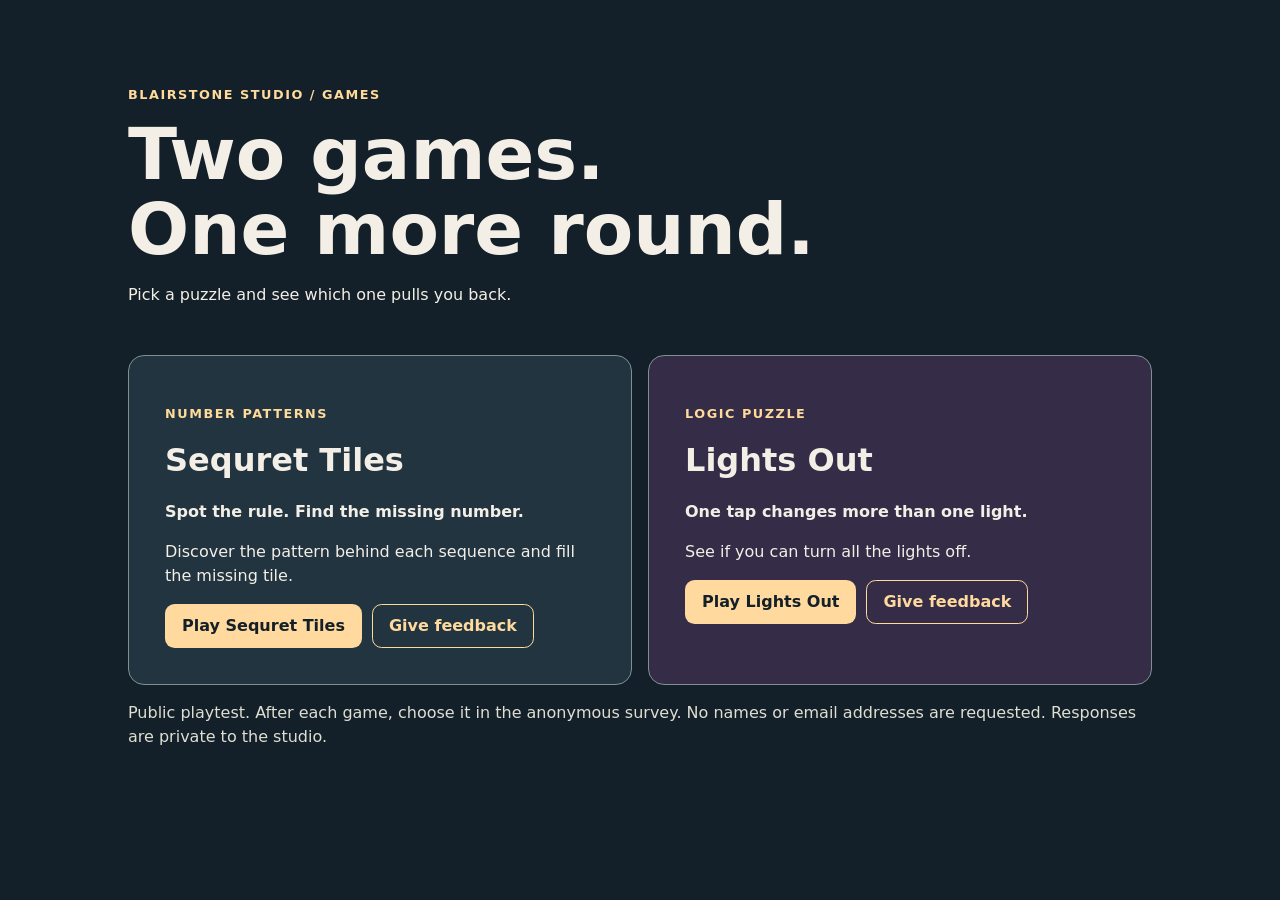
<file: index.html>
<!doctype html><html lang="en"><meta charset="utf-8"><meta name="viewport" content="width=device-width,initial-scale=1"><title>Blairstone Studio Games</title><meta name="description" content="Two free brain-teasing games. Spot the pattern in Sequret Tiles and turn out every light in Lights Out. Play and tell us what you think.">
<link rel="canonical" href="https://commander-clifford.github.io/blairstone-studio-games/">
<meta property="og:type" content="website">
<meta property="og:site_name" content="Blairstone Studio Games">
<meta property="og:url" content="https://commander-clifford.github.io/blairstone-studio-games/">
<meta property="og:title" content="Blairstone Studio Games | Two games. One more round.">
<meta property="og:description" content="Play Sequret Tiles and Lights Out for free. No download needed.">
<meta property="og:image" content="https://commander-clifford.github.io/blairstone-studio-games/share-card.png">
<meta property="og:image:secure_url" content="https://commander-clifford.github.io/blairstone-studio-games/share-card.png">
<meta property="og:image:type" content="image/png">
<meta property="og:image:width" content="1200">
<meta property="og:image:height" content="630">
<meta property="og:image:alt" content="Blairstone Studio Games, featuring Sequret Tiles and Lights Out. Two games. One more round.">
<meta name="twitter:card" content="summary_large_image">
<meta name="twitter:title" content="Blairstone Studio Games">
<meta name="twitter:description" content="Two free puzzles. Play Sequret Tiles and Lights Out.">
<meta name="twitter:image" content="https://commander-clifford.github.io/blairstone-studio-games/share-card.png">
<style>*{box-sizing:border-box}body{margin:0;background:#142029;color:#f4efe6;font:16px/1.5 system-ui;padding:24px}main{max-width:64rem;margin:2rem auto 4rem}header{padding:1rem 0 2rem}.tag{letter-spacing:.12em;font-weight:750;color:#ffda99;font-size:.8rem}h1{font-size:clamp(2.5rem,8vw,4.5rem);line-height:1.04;margin:.5rem 0}h2{font-size:2rem;margin:.3rem 0}.grid{display:grid;grid-template-columns:repeat(auto-fit,minmax(min(100%,260px),1fr));gap:1rem}.card{border:1px solid #809092;border-radius:1rem;padding:clamp(1rem,4vw,2.25rem);background:#213440}.card:nth-child(2){background:#352c47}.actions a{display:inline-flex;align-items:center;justify-content:center;min-height:44px;padding:.625rem 1rem;border:1px solid transparent;border-radius:.6rem;background:#ffd99d;color:#142029;text-decoration:none;font-weight:750;line-height:1.25;text-align:center}a:focus-visible{outline:3px solid white;outline-offset:4px}.note{color:#dfded2}.actions .feedback{background:transparent;border-color:#ffd99d;color:#ffd99d}.actions{display:flex;align-items:center;gap:.625rem;flex-wrap:wrap}</style><main><header><p class="tag">BLAIRSTONE STUDIO / GAMES</p><h1>Two games.<br>One more round.</h1><p>Pick a puzzle and see which one pulls you back.</p></header><div class="grid"><section class="card"><p class="tag">NUMBER PATTERNS</p><h2>Sequret Tiles</h2><p><strong>Spot the rule. Find the missing number.</strong></p><p>Discover the pattern behind each sequence and fill the missing tile.</p><div class="actions"><a href="./sequret-tiles/" target="_blank" rel="noopener">Play Sequret Tiles</a><a class="feedback" href="https://docs.google.com/forms/d/e/1FAIpQLSd5hdNDC7Dyxxvg1gByBAx965uEa7Q5pQPKJyPjajrZchN6Zg/viewform" target="_blank" rel="noopener">Give feedback</a></div></section><section class="card"><p class="tag">LOGIC PUZZLE</p><h2>Lights Out</h2><p><strong>One tap changes more than one light.</strong></p><p>See if you can turn all the lights off.</p><div class="actions"><a href="./lights-out/" target="_blank" rel="noopener">Play Lights Out</a><a class="feedback" href="https://docs.google.com/forms/d/e/1FAIpQLSd5hdNDC7Dyxxvg1gByBAx965uEa7Q5pQPKJyPjajrZchN6Zg/viewform" target="_blank" rel="noopener">Give feedback</a></div></section></div><p class="note">Public playtest. After each game, choose it in the anonymous survey. No names or email addresses are requested. Responses are private to the studio.</p></main></html>
</file>
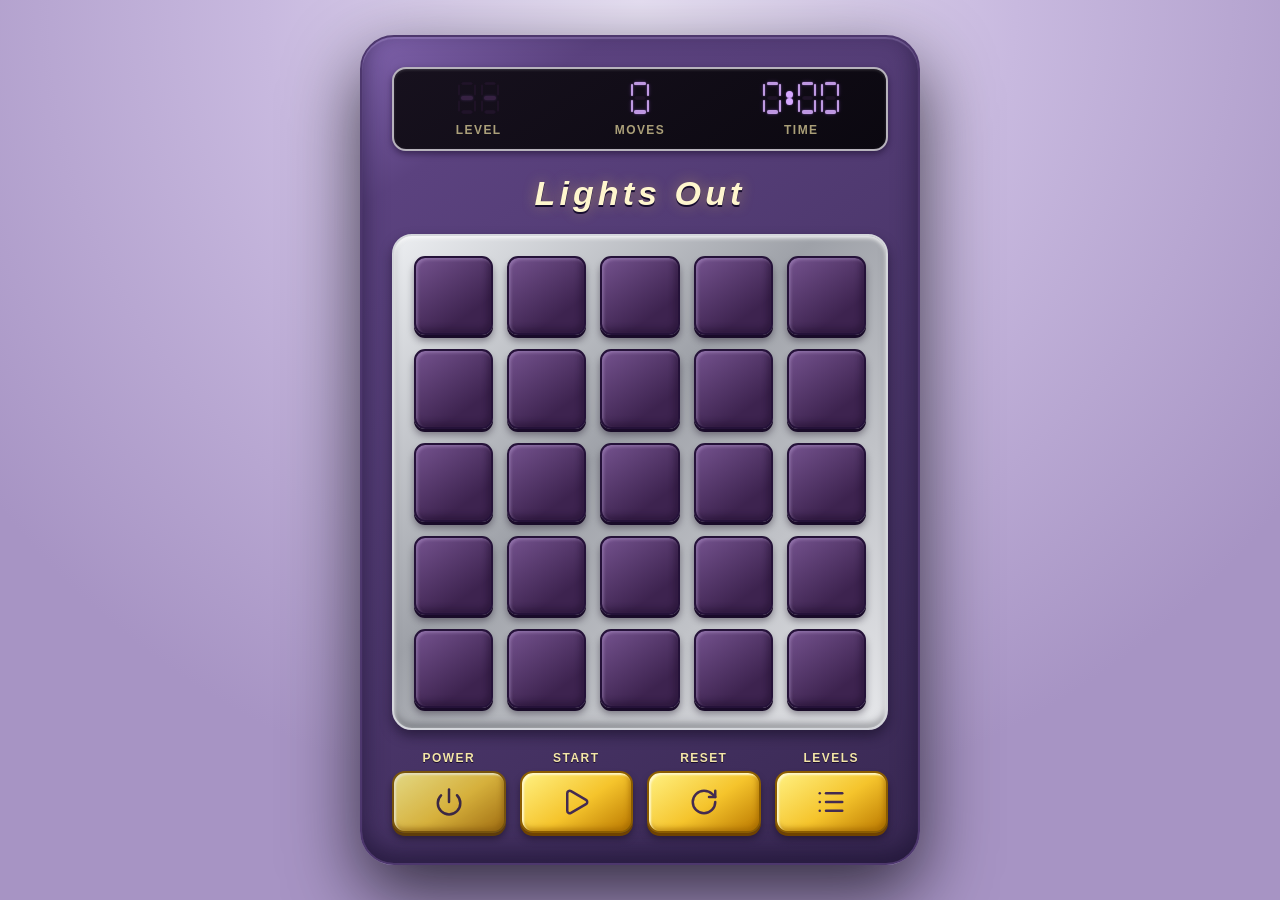
<file: lights-out/index.html>
<!doctype html>
<html lang="en" data-theme="system">
  <head>
    <meta charset="UTF-8" />
    <meta name="viewport" content="width=device-width, initial-scale=1, viewport-fit=cover" />
    <meta name="color-scheme" content="dark light" />
    <meta name="theme-color" content="#2c2048" media="(prefers-color-scheme: dark)" />
    <meta name="theme-color" content="#c8b9df" media="(prefers-color-scheme: light)" />
    <link rel="icon" href="./icon.svg" type="image/svg+xml" />
    <meta
      name="description"
      content="Play the classic Lights Out puzzle on a tactile, accessible game board."
    />
    <title>Lights Out</title>
    <script type="module" crossorigin src="./assets/index-Dmifl1jc.js"></script>
    <link rel="stylesheet" crossorigin href="./assets/index-jc30UNJO.css">
  </head>
  <body>
    <main id="app"></main>
    <noscript>Lights Out requires JavaScript to run.</noscript>
  </body>
</html>
</file>
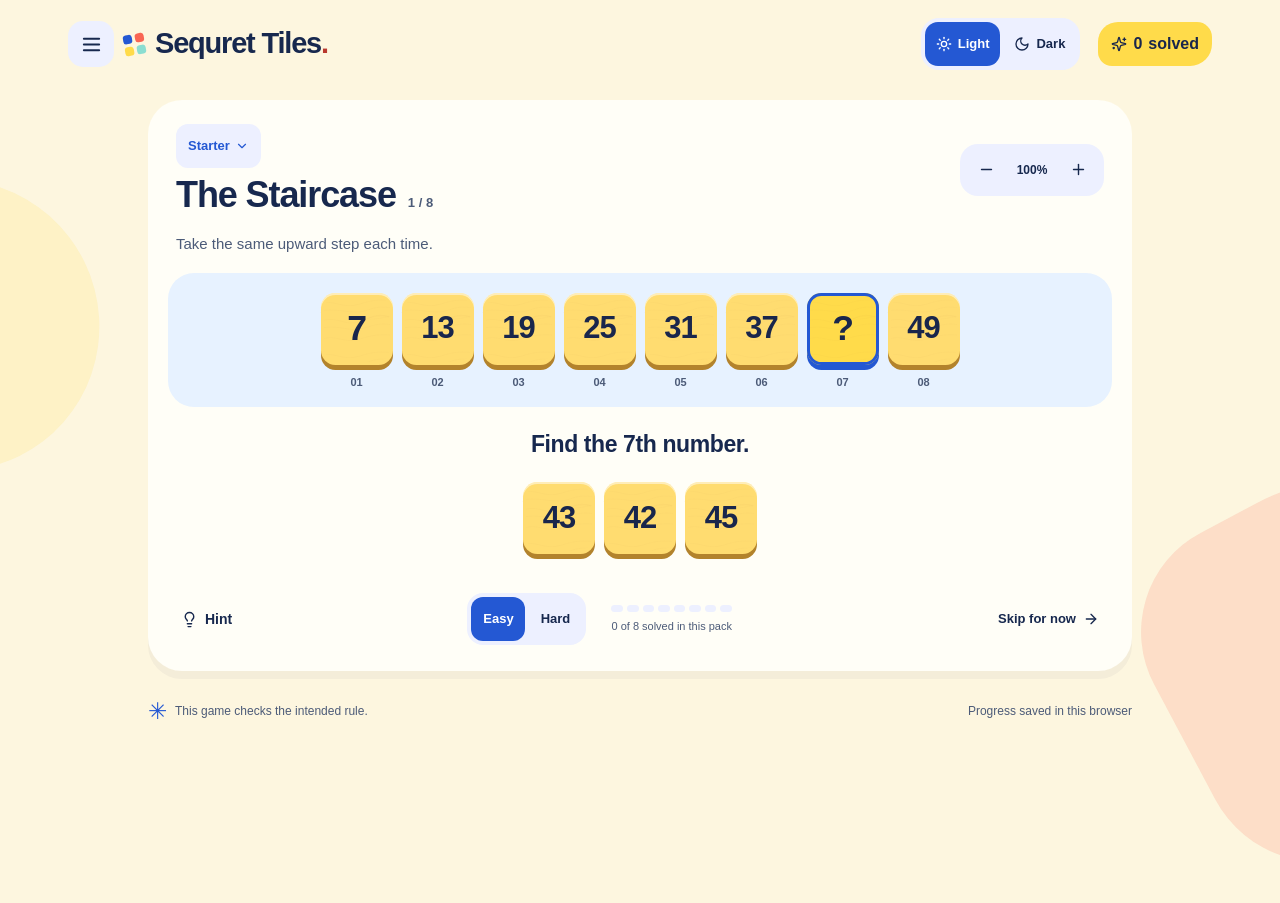
<file: sequret-tiles/index.html>
<!doctype html>
<html lang="en"><head>
<meta charset="utf-8">
<meta name="viewport" content="width=device-width,initial-scale=1">
<meta name="color-scheme" content="light dark">
<meta http-equiv="Content-Security-Policy" content="default-src 'none'; style-src 'unsafe-inline'; img-src data:; script-src 'unsafe-inline'; base-uri 'none'; form-action 'none'">
<title>Sequret Tiles</title>
<style>:root{--wood-texture:url([data-uri])}
:root{--ink:#17284e;--muted:#4c5b78;--canvas:#fdf6df;--surface:#fffef7;--stage:#e7f2ff;--secondary:#edf0ff;--line:#9eacca;--blue:#2458d3;--blue-ink:#fff;--yellow:#ffdb4a;--red:#f96654;--focus:#164cba;--tile:#ffdc70;--tile-shadow:#b3832c;--block:#8bded1;--block-shadow:#32877e;color-scheme:light}
html[data-theme=dark],[data-theme=dark]{--ink:#f5f8ff;--muted:#c0cce3;--canvas:#101830;--surface:#1d2a4a;--stage:#15213d;--secondary:#2d3c61;--line:#64779e;--blue:#8ebeff;--blue-ink:#132343;--yellow:#ffdb4a;--red:#ff8b78;--focus:#ffe36a;color-scheme:dark}
*{box-sizing:border-box}body{margin:0;background:var(--canvas);color:var(--ink);font-family:ui-rounded,'Arial Rounded MT Bold','Trebuchet MS',Arial,sans-serif;font-size:16px;line-height:1.5;-webkit-font-smoothing:antialiased}button,input,select{font:inherit}button{cursor:pointer;touch-action:manipulation;color:inherit}button:disabled{cursor:default}button,input,select,a{-webkit-tap-highlight-color:transparent}button:focus-visible,input:focus-visible,select:focus-visible,summary:focus-visible,[tabindex]:focus-visible{outline:3px solid var(--focus);outline-offset:4px}svg{flex-shrink:0}button svg{pointer-events:none}.visually-hidden{position:absolute;width:1px;height:1px;padding:0;margin:-1px;overflow:hidden;clip:rect(0,0,0,0);white-space:nowrap;border:0}
.app-shell{min-height:100dvh;background:var(--canvas);position:relative;isolation:isolate;overflow-x:clip}.play-shape{position:absolute;z-index:-1;pointer-events:none;border-radius:38% 62% 60% 40%;width:290px;height:290px;background:var(--yellow);opacity:.17;top:180px;left:-190px;transform:rotate(19deg)}.play-shape.shape-b{background:var(--red);width:360px;height:360px;left:auto;right:-245px;top:480px;transform:rotate(-28deg)}
.topbar{min-height:88px;max-width:1200px;margin:auto;padding:16px 28px;display:flex;justify-content:space-between;align-items:center;gap:16px}.brand-group{display:flex;align-items:center;gap:10px;min-width:0}.brand{display:flex;align-items:center;font-size:clamp(21px,2.5vw,29px);font-weight:900;letter-spacing:-1.2px;line-height:1.15;white-space:nowrap}.brand-period{color:#b9382d}[data-theme=dark] .brand-period{color:#ff8b78}.brand-mark{display:grid;grid-template-columns:repeat(2,9px);gap:3px;transform:rotate(-10deg);margin-right:10px}.brand-mark i{width:9px;height:9px;background:var(--blue);border-radius:3px}.brand-mark i:nth-child(2){background:var(--red)}.brand-mark i:nth-child(3){background:var(--yellow)}.brand-mark i:nth-child(4){background:var(--block)}
.icon-button{display:inline-flex;align-items:center;justify-content:center;border:0;border-radius:15px;background:var(--secondary);color:var(--ink);width:46px;height:46px;flex-shrink:0}.header-tools{display:flex;align-items:center;gap:18px}.header-progress{display:flex;gap:6px;align-items:center;justify-content:center;background:var(--yellow);color:#19264c;padding:9px 13px;border-radius:20px 15px 22px 14px;font-weight:800;white-space:nowrap;min-height:44px}.theme-toggle{display:flex;padding:4px;background:var(--secondary);border-radius:18px;gap:3px}.theme-toggle button{min-height:44px;display:flex;align-items:center;gap:6px;padding:7px 11px;border:0;border-radius:13px;background:transparent;font-size:13px;font-weight:800;color:var(--ink)}.theme-toggle button[aria-pressed=true]{background:var(--blue);color:var(--blue-ink)}
main{max-width:1040px;margin:auto}.play-content{padding:12px 28px 30px;min-width:0}.puzzle-card{--tile-base:72px;--tile-size:calc(var(--tile-base) * var(--tile-scale,1));--tile-gap:calc(9px * var(--tile-scale,1));border:0;background:var(--surface);border-radius:34px;padding:6px 0;box-shadow:0 8px 0 #18284e0a;min-width:0;position:relative}.card-top{display:flex;justify-content:space-between;align-items:center;gap:15px;padding:18px 28px 8px}.puzzle-heading{display:grid;grid-template-columns:1fr auto;align-items:baseline;gap:7px 12px;min-width:0}.pack-trigger{grid-column:1/-1;justify-self:start;display:inline-flex;align-items:center;gap:5px;border:0;border-radius:12px;min-height:44px;background:var(--secondary);padding:5px 12px;color:var(--blue);font-size:13px;font-weight:800}h1{margin:0;font-weight:900;font-size:clamp(25px,3.5vw,36px);letter-spacing:-1.1px;line-height:1.13}h1:focus-visible{border-radius:5px}.step-count{font-size:13px;font-weight:800;color:var(--muted);white-space:nowrap}.zoom-controls{display:flex;align-items:center;flex-shrink:0;background:var(--secondary);padding:4px;border-radius:18px}.zoom-controls button{width:44px;min-height:44px;background:transparent;border:0;border-radius:12px;display:flex;justify-content:center;align-items:center;font-weight:800;color:var(--ink);font-size:12px}.zoom-controls button:disabled{opacity:.45}.zoom-controls button:not(:disabled):hover{background:var(--surface)}.zoom-controls .zoom-reset{width:48px}.puzzle-cue{margin:8px 28px 18px;max-width:690px;font-size:15px;color:var(--muted);line-height:1.55}.direction-label{display:flex;justify-content:center;gap:8px;align-items:center;font-weight:800;font-size:12px;letter-spacing:.07em;margin:10px 28px}.direction-label span{margin-left:35px}
.board-frame{position:relative;margin:0 20px;background:var(--stage);border-radius:26px;overflow:hidden}.board-frame::before,.board-frame::after{content:"";pointer-events:none;position:absolute;z-index:3;top:0;bottom:0;width:20px;opacity:0}.board-frame::before{left:0;background:linear-gradient(90deg,var(--stage),transparent)}.board-frame::after{right:0;background:linear-gradient(-90deg,var(--stage),transparent)}.board-frame.more-left::before,.board-frame.more-right::after{opacity:1}.board-viewport{overflow-x:auto;overscroll-behavior-x:contain;scrollbar-width:thin;scrollbar-color:var(--line) var(--stage);width:100%}.board-viewport:focus-visible{outline-offset:-4px}.number-board{position:relative;gap:var(--tile-gap);padding:20px 16px 18px}.sequence-board{display:grid;grid-template-columns:repeat(auto-fit,var(--tile-size));justify-content:center;width:100%;min-width:calc(var(--tile-size) + 32px)}.tile-wrap{width:var(--tile-size);min-width:0;text-align:center}.grid-board{display:grid;grid-template-columns:repeat(4,var(--tile-size));width:max-content;max-width:none;margin:auto}.tile-index{display:block;font-size:11px;line-height:1.2;font-weight:800;margin-top:11px;color:var(--muted);font-variant-numeric:tabular-nums}
.number-tile,.choice-tile{position:relative;display:flex;align-items:center;justify-content:center;width:var(--tile-size);height:var(--tile-size);aspect-ratio:1;min-width:0;min-height:0;max-width:none;flex:0 0 var(--tile-size);padding:0;border:0;border-radius:calc(var(--tile-size) * .2);background:var(--tile);color:#19264c;box-shadow:0 5px 0 var(--tile-shadow),inset 0 2px 0 #ffffff80;font-family:'Trebuchet MS',Arial,sans-serif;font-size:calc(var(--tile-size) * (.56 - var(--guess-digits,1) * .065));font-weight:900;line-height:1;letter-spacing:-.035em;font-variant-numeric:tabular-nums;white-space:nowrap;transition:transform .16s,box-shadow .16s}.number-tile.given{user-select:none}.number-tile::before,.choice-tile::before{content:"";position:absolute;inset:3px;border-radius:inherit;background:var(--wood-texture);opacity:.13;mix-blend-mode:multiply;pointer-events:none}.number-tile.missing{background:var(--surface);color:var(--ink);outline:2px dashed var(--line);outline-offset:-4px;box-shadow:0 5px 0 var(--line)}.number-tile.selected{background:var(--yellow);color:#19264c;outline:3px solid var(--blue);outline-offset:-3px;box-shadow:0 5px 0 var(--blue)}.number-tile.solved{background:#bceec7;color:#163c30;outline:0;box-shadow:0 5px 0 #5f9d77}.tile-check{position:absolute;right:4px;top:4px;width:15px;height:15px;background:#215b42;color:#fff;border-radius:50%;padding:2px}.number-tile:not(:disabled):hover,.choice-tile:not(:disabled):hover{transform:translateY(-3px)}.number-tile:not(:disabled):active,.choice-tile:not(:disabled):active{transform:translateY(3px);box-shadow:0 2px 0 var(--tile-shadow)}.number-tile:focus-visible,.choice-tile:focus-visible{outline:3px solid var(--focus);outline-offset:4px;z-index:2}
[data-material=block] .number-tile,[data-material=block] .choice-tile{background:var(--block);box-shadow:0 5px 0 var(--block-shadow),inset 4px 4px 0 #ffffff45,inset -4px -4px 0 #16394a18;border-radius:calc(var(--tile-size) * .12)}[data-material=block] .number-tile::before,[data-material=block] .choice-tile::before{display:none}[data-material=block] .number-tile.missing{background:var(--surface);box-shadow:0 5px 0 var(--line)}[data-material=block] .number-tile.selected{background:var(--yellow);box-shadow:0 5px 0 var(--blue)}[data-material=block] .number-tile.solved{background:#bceec7;box-shadow:0 5px 0 #5f9d77}
.scroll-navigation{display:flex;justify-content:center;align-items:center;gap:8px;min-height:48px;margin:4px 16px;font-size:12px;color:var(--muted)}.scroll-navigation button,.hard-scroll{display:flex;justify-content:center;align-items:center;border:0;border-radius:13px;background:var(--secondary);color:var(--ink);width:44px;min-height:44px;flex:0 0 44px}.scroll-navigation button:disabled,.hard-scroll:disabled{opacity:.4}.answer-area{padding:22px 28px 18px;min-width:0}.rack-label{font-size:clamp(18px,2.5vw,23px);font-weight:900;line-height:1.35;letter-spacing:-.4px;margin:0 0 16px;text-align:center}.tile-rack{display:flex;justify-content:center;gap:var(--tile-gap);padding:6px 8px 11px}.easy-rack{flex-wrap:wrap;max-width:100%;margin:0 auto;row-gap:18px}.choice-tile.incorrect:disabled,[data-material=block] .choice-tile.incorrect:disabled{opacity:1;background:#ffd0c7;color:#7a281d;box-shadow:0 5px 0 #b56858}.choice-tile.incorrect::after{content:"×";position:absolute;top:-7px;right:-7px;width:22px;height:22px;display:grid;place-items:center;border-radius:50%;font-family:Arial,sans-serif;font-size:18px;background:#923b2d;color:white;border:2px solid var(--surface)}
.hard-entry{max-width:440px;margin:0 auto 16px}.hard-entry label{display:block;font-size:14px;font-weight:800;margin:0 0 7px}.hard-entry>div{display:flex;gap:9px;align-items:center}.hard-entry input{flex:1;min-width:0;width:100%;min-height:54px;padding:9px 14px;border:2px solid var(--line);border-radius:15px;background:var(--surface);color:var(--ink);font-size:22px;font-weight:800;scroll-margin-block:12px}.hard-entry .game-button{min-height:54px;padding:10px 18px;flex-shrink:0}.hard-choice-row{display:flex;align-items:center;gap:7px;min-width:0}.hard-rack{justify-content:flex-start;overflow-x:auto;overscroll-behavior-x:contain;scrollbar-width:thin;flex:1;min-width:0;width:0;gap:var(--tile-gap);padding:10px 9px 14px;scrollbar-color:var(--line) var(--surface);overflow-anchor:none}.hard-ranges{display:flex;justify-content:center;align-items:center;flex-wrap:wrap;gap:5px;margin-top:10px;font-size:13px;color:var(--muted)}.hard-ranges button{min-width:44px;min-height:44px;padding:4px;border:0;border-radius:12px;background:var(--secondary);color:var(--ink);display:flex;justify-content:center;align-items:center}.hard-ranges button:disabled{opacity:.45}.hard-ranges>span{min-width:62px;text-align:center;font-variant-numeric:tabular-nums}.hard-ranges label{margin-left:8px}.hard-ranges select{min-height:44px;padding:6px 8px;border:0;border-radius:12px;background:var(--secondary);color:var(--ink);max-width:90px}
.status-well{margin-top:18px}.status-well[data-active=false]{height:0;margin:0}.status-card{display:flex;gap:12px;align-items:flex-start;padding:18px 20px;border:0;border-radius:22px;background:#c9f0d3;color:#16402d;font-size:15px;line-height:1.5;animation:feedback-appear .18s ease-out}.status-card>svg{width:30px;height:30px;flex-shrink:0;padding:5px;background:#ffffff75;border-radius:50%}.status-card h2{margin:0 0 4px;font-size:23px;letter-spacing:-.5px;line-height:1.2}.status-card p{margin:0;overflow-wrap:anywhere}.status-card .status-detail{margin-top:7px;font-weight:800}.status-error{background:#ffe0d7;color:#782b21}.status-hint{background:#fff0ac;color:#59400a}
.workspace-footer{display:grid;grid-template-columns:minmax(200px,1fr) minmax(290px,1.2fr);gap:25px;align-items:center;padding:10px 28px 20px}.card-bottom,.below-card{display:flex;align-items:center;justify-content:space-between;gap:12px;min-width:0}.text-button{min-height:44px;border:0;border-radius:13px;padding:8px 5px;background:transparent;color:var(--ink);display:inline-flex;align-items:center;justify-content:center;gap:7px;font-size:13px;font-weight:800}.text-button:hover{color:var(--blue)}.text-button[aria-disabled=true]{color:var(--muted)}.hint-button{font-size:14px}.difficulty-toggle{display:flex;background:var(--secondary);border-radius:16px;padding:4px;gap:3px}.difficulty-toggle .toggle-thumb{display:none}.difficulty-toggle button{min-height:44px;min-width:54px;border:0;border-radius:12px;padding:6px 9px;font-weight:800;font-size:13px;background:transparent;color:var(--ink)}.difficulty-toggle button[aria-pressed=true]{background:var(--blue);color:var(--blue-ink)}.game-button{display:inline-flex;align-items:center;justify-content:center;gap:10px;border:0;border-radius:17px;background:var(--blue);color:var(--blue-ink);min-height:54px;padding:12px 20px;font-size:15px;font-weight:800;white-space:nowrap;box-shadow:0 4px 0 #14244a35;transition:transform .15s}.game-button:not(:disabled):hover{transform:translateY(-2px)}.game-button:disabled{opacity:.6}.round-progress{min-width:0;max-width:185px}.round-progress>span{font-size:11px;color:var(--muted);display:block;line-height:1.35}.progress-rail{display:flex;gap:4px;margin-bottom:7px}.progress-rail span{height:7px;flex:1;min-width:5px;max-width:20px;background:var(--secondary);border-radius:4px}.progress-rail .filled{background:var(--blue)}footer{display:flex;align-items:center;flex-wrap:wrap;gap:8px;margin-top:23px;color:var(--muted);font-size:12px}.footer-star{font-size:23px;color:var(--blue)}.save-status{margin-left:auto}
.navigation-drawer{position:fixed;inset:12px auto 12px 12px;width:360px;max-width:calc(100vw - 24px);height:calc(100dvh - 24px);max-height:none;margin:0;padding:16px 18px 25px;border:0;border-radius:27px;background:var(--surface);color:var(--ink);overflow-y:auto;box-shadow:12px 0 60px #08112935}.navigation-drawer::backdrop{background:#0d183e80;backdrop-filter:blur(3px)}.drawer-top{display:flex;justify-content:flex-end;margin-bottom:12px}.navigation-drawer h2{font-size:28px;line-height:1.2;letter-spacing:-.7px;margin:0 7px 20px}.mode{display:flex;align-items:center;gap:12px;width:100%;border:0;border-radius:18px;background:var(--secondary);color:var(--ink);padding:15px;margin:10px 0;text-align:left;min-height:62px}.mode>span{font-size:16px;font-weight:900;line-height:1.3}.mode small{display:block;font-size:12px;font-weight:400;line-height:1.4;margin-top:4px}.mode.active{background:var(--blue);color:var(--blue-ink)}.journey-list{display:grid;gap:7px}.journey p{font-size:13px;color:var(--muted)}.journey-list button{display:flex;align-items:center;gap:9px;min-height:46px;padding:10px 12px;border:0;border-radius:13px;background:var(--secondary);color:var(--ink);text-align:left;font-size:14px;font-weight:800}.journey-list button[aria-current=true]{box-shadow:inset 4px 0 0 var(--blue)}.empty-dot{width:14px;height:14px;border:2px solid var(--line);border-radius:50%;flex-shrink:0}.appearance-settings{margin-top:24px}.appearance-settings h3{font-size:15px;margin:0 0 10px}.appearance-settings>div{display:flex;gap:10px}.appearance-settings button{min-height:58px;display:flex;align-items:center;gap:9px;border:0;border-radius:16px;flex:1;padding:10px;background:var(--secondary);color:var(--ink);font-weight:800;font-size:14px}.appearance-settings button[aria-pressed=true]{box-shadow:inset 0 0 0 3px var(--blue)}.material-swatch{display:grid;place-items:center;width:28px;height:28px;color:#19264c;font-weight:900;font-size:21px;border-radius:6px}.wood-swatch{background:var(--tile);box-shadow:0 3px 0 var(--tile-shadow)}.block-swatch{background:var(--block);box-shadow:0 3px 0 var(--block-shadow);border-radius:3px}.drawer-note{margin:24px 4px 0;color:var(--muted);font-size:12px}
.solution-bridge{margin:20px 0 0}.solution-heading{display:flex;align-items:center;gap:10px;margin-bottom:14px}.solution-heading>span{display:grid;place-items:center;width:36px;height:36px;background:var(--yellow);color:#19264c;border-radius:12px;font-size:25px;transform:rotate(-8deg)}.solution-heading h2{font-size:25px;letter-spacing:-.7px;margin:0}.learning-step{background:var(--stage);border-radius:22px;margin:10px 0;overflow:hidden}.learning-step summary{display:flex;align-items:center;gap:10px;list-style:none;cursor:pointer;padding:15px 18px;font-size:17px;font-weight:900;line-height:1.3}.learning-step summary::-webkit-details-marker{display:none}.learning-step summary::after{content:"+";margin-left:auto;font-size:24px}.learning-step[open]>summary::after{content:"−"}.step-badge{display:grid;place-items:center;width:29px;height:29px;flex-shrink:0;background:var(--blue);color:var(--blue-ink);border-radius:50%;font-size:14px}.learning-content{padding:0 20px 20px;line-height:1.6;font-size:15px;min-width:0}.learning-content>p{margin:9px 0}.solution-picks{display:flex;flex-wrap:wrap;gap:7px;margin-bottom:15px}.solution-picks button{min-height:44px;border:0;border-radius:12px;background:var(--secondary);color:var(--ink);padding:8px 12px;font-size:12px;font-weight:800}.solution-picks button[aria-pressed=true]{background:var(--blue);color:var(--blue-ink)}.learning-visual{padding:10px 0}.learning-path{display:flex;align-items:flex-end;justify-content:center;flex-wrap:wrap;gap:10px}.learning-link{display:flex;flex-direction:column;align-items:center;gap:5px}.jump-label{font-size:12px;font-weight:800;color:var(--muted)}.learning-number{display:flex;flex-direction:column;align-items:center;justify-content:center;min-width:55px;min-height:63px;border-radius:14px;background:var(--surface);color:var(--ink);padding:7px 10px}.learning-number small{font-size:11px;color:var(--muted);line-height:1.3}.learning-number b{font-size:22px;line-height:1.4}.landing{background:var(--yellow)!important;color:#19264c!important}.landing small{color:#33426a}.composite{opacity:.75}.composite b{text-decoration:line-through}.solution-steps{margin:15px 0;padding-left:23px}.solution-steps li{margin:7px 0;padding-left:4px}.solution-steps li::marker{font-weight:900;color:var(--blue)}.worked-calculation{font-size:clamp(19px,3vw,26px);font-weight:900;letter-spacing:-.5px;background:var(--surface);border-radius:15px;padding:13px 16px;overflow-wrap:anywhere}.rule-equation{font-family:ui-monospace,monospace;font-weight:700;font-size:clamp(14px,2vw,18px);overflow-wrap:anywhere;padding:15px;background:var(--surface);border-radius:14px}.notation-key{margin:20px 0}.notation-key>div{margin:13px 0}.notation-key dt{font-family:ui-monospace,monospace;font-size:15px;font-weight:800;color:var(--blue)}.notation-key dd{margin:3px 0 0}.notation-note{font-size:13px;color:var(--muted)}.lane-diagram>div{margin:8px 0 16px}.lane-diagram>div>b{font-size:13px;display:block;text-align:center;margin-bottom:7px}.lane-diagram>div:nth-child(2) .learning-number:not(.landing){background:var(--secondary)}.mini-grid{display:grid;grid-template-columns:repeat(4,minmax(0,62px));gap:6px;justify-content:center}.mini-grid>span{padding:11px 3px;text-align:center;background:var(--surface);border-radius:10px;font-size:16px;font-weight:800}.shape-example{text-align:center}.shape-example p{color:var(--muted);font-size:13px}.shape-model{position:relative;display:flex;flex-direction:column;justify-content:space-between;align-items:center;width:135px;height:135px;margin:12px auto;background:var(--yellow);color:#19264c;border-radius:12px;padding:5px;font-size:13px}.shape-model strong{font-size:30px}.shape-model.cube-model{box-shadow:12px -9px 0 var(--blue);transform:skewY(-5deg);margin-top:20px}.pin-triangle{display:flex;flex-direction:column;align-items:center;gap:4px;margin:10px 0}.pin-triangle>div{display:flex;gap:4px}.pin-triangle i{display:block;width:8px;height:8px;background:var(--blue);border-radius:50%}
.solution-container{padding:0 28px 20px}.solution-container .solution-bridge{margin-top:0}
@keyframes feedback-appear{from{opacity:0;transform:translateY(5px)}to{opacity:1;transform:translateY(0)}}
@media(max-width:800px){.puzzle-card{--tile-base:60px}.workspace-footer{display:block}.below-card{margin-top:14px}.round-progress{max-width:190px}.card-top{padding-inline:23px}.puzzle-cue{margin-inline:23px}}
@media(max-width:600px){.topbar{display:grid;grid-template-columns:1fr;gap:12px;padding:13px 16px}.brand{font-size:26px}.brand-group{gap:9px}.header-tools{justify-content:space-between;gap:12px}.header-progress{font-size:13px;padding:7px 13px}.theme-toggle{padding:3px}.theme-toggle button{padding:5px 11px;min-height:44px}.play-content{padding:5px 12px 23px}.puzzle-card{--tile-base:56px;border-radius:27px}.card-top{padding:12px 18px 5px;gap:7px;align-items:flex-start;flex-wrap:wrap}.puzzle-heading{flex:1;min-width:150px;gap:7px}.puzzle-heading h1{font-size:28px;grid-column:1/-1}.puzzle-heading .step-count{grid-column:1/-1;font-size:12px}.pack-trigger{font-size:12px;padding-inline:10px}.zoom-controls{padding:2px;border-radius:15px;margin-top:1px}.zoom-controls button{width:38px}.zoom-controls .zoom-reset{width:44px}.puzzle-cue{margin:10px 18px 16px;font-size:14px}.board-frame{margin-inline:10px;border-radius:21px}.number-board{padding:17px 12px 17px}.sequence-board{min-width:calc(var(--tile-size) + 24px)}.tile-index{font-size:10px;margin-top:10px}.answer-area{padding:22px 18px 12px}.rack-label{font-size:21px}.workspace-footer{padding:12px 18px 19px}.card-bottom{gap:8px}.difficulty-toggle button{min-width:49px;font-size:12px}.below-card{gap:10px}.below-card .game-button{padding-inline:14px;font-size:13px;gap:6px}.below-card>.text-button{font-size:12px}.round-progress{max-width:145px}.round-progress>span{font-size:10px}.progress-rail{gap:3px}.status-card{padding:16px 14px;gap:9px;font-size:14px}.status-card h2{font-size:21px}.status-card>svg{width:27px;height:27px}.hard-entry .game-button{padding-inline:13px}.hard-choice-row{gap:4px}.hard-scroll{width:44px;flex-basis:44px}.hard-ranges{font-size:12px;gap:4px}.hard-ranges label{margin-left:3px}footer{font-size:11px;margin-top:18px;gap:6px}.save-status{margin-left:0;width:100%}.solution-heading h2{font-size:24px}.learning-content{padding:0 14px 16px;font-size:14px}.learning-step summary{padding:13px 14px;font-size:16px}.learning-number{min-width:46px;padding-inline:8px}.learning-path{gap:7px}.learning-number b{font-size:20px}.worked-calculation{font-size:21px;padding:11px}.notation-key dt{font-size:14px}.pin-triangle i{width:7px;height:7px}.pin-triangle,.pin-triangle>div{gap:3px}}
@media(max-width:359px){.card-top{padding-inline:14px}.puzzle-heading{min-width:130px}.puzzle-heading h1{font-size:25px}.zoom-controls{margin-left:auto}.answer-area{padding-inline:14px}.workspace-footer{padding-inline:14px}.round-progress{max-width:120px}.below-card{flex-wrap:wrap}.brand{font-size:23px}.brand-mark{display:none}.hard-ranges>span{min-width:57px}.solution-heading h2{font-size:21px}}
@media(max-width:250px){.puzzle-card{--tile-base:53px}.topbar{padding-inline:8px}.brand{display:block;white-space:normal;font-size:18px}.header-tools{flex-wrap:wrap}.puzzle-heading h1{font-size:23px}.card-top{display:block}.zoom-controls{width:max-content;margin:10px 0 0}.play-content{padding-inline:6px}.answer-area{padding-inline:10px}.hard-entry .game-button{padding-inline:8px}.game-button{font-size:12px}.hard-entry>div{gap:4px}.hard-entry input{padding-inline:8px}.learning-number{min-width:40px}.mini-grid>span{font-size:13px}.pin-triangle i{width:5px;height:5px}}
@media(prefers-reduced-motion:reduce){*,*::before,*::after{scroll-behavior:auto!important;transition:none!important;animation:none!important}.number-tile:hover,.choice-tile:hover,.game-button:hover{transform:none!important}}
</style></head>
<body><noscript>Open this downloaded file in a browser with JavaScript enabled to play Sequret Tiles.</noscript>
<div id="root"></div><script type="text/plain" id="third-party-notices">react
MIT License

Copyright (c) Meta Platforms, Inc. and affiliates.

Permission is hereby granted, free of charge, to any person obtaining a copy
of this software and associated documentation files (the "Software"), to deal
in the Software without restriction, including without limitation the rights
to use, copy, modify, merge, publish, distribute, sublicense, and/or sell
copies of the Software, and to permit persons to whom the Software is
furnished to do so, subject to the following conditions:

The above copyright notice and this permission notice shall be included in all
copies or substantial portions of the Software.

THE SOFTWARE IS PROVIDED "AS IS", WITHOUT WARRANTY OF ANY KIND, EXPRESS OR
IMPLIED, INCLUDING BUT NOT LIMITED TO THE WARRANTIES OF MERCHANTABILITY,
FITNESS FOR A PARTICULAR PURPOSE AND NONINFRINGEMENT. IN NO EVENT SHALL THE
AUTHORS OR COPYRIGHT HOLDERS BE LIABLE FOR ANY CLAIM, DAMAGES OR OTHER
LIABILITY, WHETHER IN AN ACTION OF CONTRACT, TORT OR OTHERWISE, ARISING FROM,
OUT OF OR IN CONNECTION WITH THE SOFTWARE OR THE USE OR OTHER DEALINGS IN THE
SOFTWARE.


react-dom
MIT License

Copyright (c) Meta Platforms, Inc. and affiliates.

Permission is hereby granted, free of charge, to any person obtaining a copy
of this software and associated documentation files (the "Software"), to deal
in the Software without restriction, including without limitation the rights
to use, copy, modify, merge, publish, distribute, sublicense, and/or sell
copies of the Software, and to permit persons to whom the Software is
furnished to do so, subject to the following conditions:

The above copyright notice and this permission notice shall be included in all
copies or substantial portions of the Software.

THE SOFTWARE IS PROVIDED "AS IS", WITHOUT WARRANTY OF ANY KIND, EXPRESS OR
IMPLIED, INCLUDING BUT NOT LIMITED TO THE WARRANTIES OF MERCHANTABILITY,
FITNESS FOR A PARTICULAR PURPOSE AND NONINFRINGEMENT. IN NO EVENT SHALL THE
AUTHORS OR COPYRIGHT HOLDERS BE LIABLE FOR ANY CLAIM, DAMAGES OR OTHER
LIABILITY, WHETHER IN AN ACTION OF CONTRACT, TORT OR OTHERWISE, ARISING FROM,
OUT OF OR IN CONNECTION WITH THE SOFTWARE OR THE USE OR OTHER DEALINGS IN THE
SOFTWARE.


scheduler
MIT License

Copyright (c) Meta Platforms, Inc. and affiliates.

Permission is hereby granted, free of charge, to any person obtaining a copy
of this software and associated documentation files (the "Software"), to deal
in the Software without restriction, including without limitation the rights
to use, copy, modify, merge, publish, distribute, sublicense, and/or sell
copies of the Software, and to permit persons to whom the Software is
furnished to do so, subject to the following conditions:

The above copyright notice and this permission notice shall be included in all
copies or substantial portions of the Software.

THE SOFTWARE IS PROVIDED "AS IS", WITHOUT WARRANTY OF ANY KIND, EXPRESS OR
IMPLIED, INCLUDING BUT NOT LIMITED TO THE WARRANTIES OF MERCHANTABILITY,
FITNESS FOR A PARTICULAR PURPOSE AND NONINFRINGEMENT. IN NO EVENT SHALL THE
AUTHORS OR COPYRIGHT HOLDERS BE LIABLE FOR ANY CLAIM, DAMAGES OR OTHER
LIABILITY, WHETHER IN AN ACTION OF CONTRACT, TORT OR OTHERWISE, ARISING FROM,
OUT OF OR IN CONNECTION WITH THE SOFTWARE OR THE USE OR OTHER DEALINGS IN THE
SOFTWARE.


lucide-react
ISC License

Copyright (c) for portions of Lucide are held by Cole Bemis 2013-2022 as part of Feather (MIT). All other copyright (c) for Lucide are held by Lucide Contributors 2022.

Permission to use, copy, modify, and/or distribute this software for any
purpose with or without fee is hereby granted, provided that the above
copyright notice and this permission notice appear in all copies.

THE SOFTWARE IS PROVIDED "AS IS" AND THE AUTHOR DISCLAIMS ALL WARRANTIES
WITH REGARD TO THIS SOFTWARE INCLUDING ALL IMPLIED WARRANTIES OF
MERCHANTABILITY AND FITNESS. IN NO EVENT SHALL THE AUTHOR BE LIABLE FOR
ANY SPECIAL, DIRECT, INDIRECT, OR CONSEQUENTIAL DAMAGES OR ANY DAMAGES
WHATSOEVER RESULTING FROM LOSS OF USE, DATA OR PROFITS, WHETHER IN AN
ACTION OF CONTRACT, NEGLIGENCE OR OTHER TORTIOUS ACTION, ARISING OUT OF
OR IN CONNECTION WITH THE USE OR PERFORMANCE OF THIS SOFTWARE.


GSAP: https://gsap.com/standard-license/ (bundle retains its notice).</script><script>"use strict";(()=>{var ev=Object.create;var Zm=Object.defineProperty;var av=Object.getOwnPropertyDescriptor;var tv=Object.getOwnPropertyNames;var lv=Object.getPrototypeOf,uv=Object.prototype.hasOwnProperty;var mt=(e,a)=>()=>{try{return a||e((a={exports:{}}).exports,a),a.exports}catch(t){throw a=0,t}};var nv=(e,a,t,l)=>{if(a&&typeof a=="object"||typeof a=="function")for(let u of tv(a))!uv.call(e,u)&&u!==t&&Zm(e,u,{get:()=>a[u],enumerable:!(l=av(a,u))||l.enumerable});return e};var na=(e,a,t)=>(t=e!=null?ev(lv(e)):{},nv(a||!e||!e.__esModule?Zm(t,"default",{value:e,enumerable:!0}):t,e));var up=mt(ce=>{"use strict";/**
 * @license React
 * scheduler.production.js
 *
 * Copyright (c) Meta Platforms, Inc. and affiliates.
 *
 * This source code is licensed under the MIT license found in the
 * LICENSE file in the root directory of this source tree.
 */function Kr(e,a){var t=e.length;e.push(a);e:for(;0<t;){var l=t-1>>>1,u=e[l];if(0<Di(u,a))e[l]=a,e[t]=u,t=l;else break e}}function pt(e){return e.length===0?null:e[0]}function zi(e){if(e.length===0)return null;var a=e[0],t=e.pop();if(t!==a){e[0]=t;e:for(var l=0,u=e.length,n=u>>>1;l<n;){var o=2*(l+1)-1,i=e[o],f=o+1,r=e[f];if(0>Di(i,t))f<u&&0>Di(r,i)?(e[l]=r,e[f]=t,l=f):(e[l]=i,e[o]=t,l=o);else if(f<u&&0>Di(r,t))e[l]=r,e[f]=t,l=f;else break e}}return a}function Di(e,a){var t=e.sortIndex-a.sortIndex;return t!==0?t:e.id-a.id}ce.unstable_now=void 0;typeof performance=="object"&&typeof performance.now=="function"?(jm=performance,ce.unstable_now=function(){return jm.now()}):(Qr=Date,Km=Qr.now(),ce.unstable_now=function(){return Qr.now()-Km});var jm,Qr,Km,Ut=[],ol=[],ov=1,Ga=null,We=3,Jr=!1,$n=!1,eo=!1,Wr=!1,$m=typeof setTimeout=="function"?setTimeout:null,ep=typeof clearTimeout=="function"?clearTimeout:null,Jm=typeof setImmediate<"u"?setImmediate:null;function Oi(e){for(var a=pt(ol);a!==null;){if(a.callback===null)zi(ol);else if(a.startTime<=e)zi(ol),a.sortIndex=a.expirationTime,Kr(Ut,a);else break;a=pt(ol)}}function $r(e){if(eo=!1,Oi(e),!$n)if(pt(Ut)!==null)$n=!0,Nu||(Nu=!0,Uu());else{var a=pt(ol);a!==null&&es($r,a.startTime-e)}}var Nu=!1,ao=-1,ap=5,tp=-1;function lp(){return Wr?!0:!(ce.unstable_now()-tp<ap)}function Zr(){if(Wr=!1,Nu){var e=ce.unstable_now();tp=e;var a=!0;try{e:{$n=!1,eo&&(eo=!1,ep(ao),ao=-1),Jr=!0;var t=We;try{a:{for(Oi(e),Ga=pt(Ut);Ga!==null&&!(Ga.expirationTime>e&&lp());){var l=Ga.callback;if(typeof l=="function"){Ga.callback=null,We=Ga.priorityLevel;var u=l(Ga.expirationTime<=e);if(e=ce.unstable_now(),typeof u=="function"){Ga.callback=u,Oi(e),a=!0;break a}Ga===pt(Ut)&&zi(Ut),Oi(e)}else zi(Ut);Ga=pt(Ut)}if(Ga!==null)a=!0;else{var n=pt(ol);n!==null&&es($r,n.startTime-e),a=!1}}break e}finally{Ga=null,We=t,Jr=!1}a=void 0}}finally{a?Uu():Nu=!1}}}var Uu;typeof Jm=="function"?Uu=function(){Jm(Zr)}:typeof MessageChannel<"u"?(jr=new MessageChannel,Wm=jr.port2,jr.port1.onmessage=Zr,Uu=function(){Wm.postMessage(null)}):Uu=function(){$m(Zr,0)};var jr,Wm;function es(e,a){ao=$m(function(){e(ce.unstable_now())},a)}ce.unstable_IdlePriority=5;ce.unstable_ImmediatePriority=1;ce.unstable_LowPriority=4;ce.unstable_NormalPriority=3;ce.unstable_Profiling=null;ce.unstable_UserBlockingPriority=2;ce.unstable_cancelCallback=function(e){e.callback=null};ce.unstable_forceFrameRate=function(e){0>e||125<e?console.error("forceFrameRate takes a positive int between 0 and 125, forcing frame rates higher than 125 fps is not supported"):ap=0<e?Math.floor(1e3/e):5};ce.unstable_getCurrentPriorityLevel=function(){return We};ce.unstable_next=function(e){switch(We){case 1:case 2:case 3:var a=3;break;default:a=We}var t=We;We=a;try{return e()}finally{We=t}};ce.unstable_requestPaint=function(){Wr=!0};ce.unstable_runWithPriority=function(e,a){switch(e){case 1:case 2:case 3:case 4:case 5:break;default:e=3}var t=We;We=e;try{return a()}finally{We=t}};ce.unstable_scheduleCallback=function(e,a,t){var l=ce.unstable_now();switch(typeof t=="object"&&t!==null?(t=t.delay,t=typeof t=="number"&&0<t?l+t:l):t=l,e){case 1:var u=-1;break;case 2:u=250;break;case 5:u=1073741823;break;case 4:u=1e4;break;default:u=5e3}return u=t+u,e={id:ov++,callback:a,priorityLevel:e,startTime:t,expirationTime:u,sortIndex:-1},t>l?(e.sortIndex=t,Kr(ol,e),pt(Ut)===null&&e===pt(ol)&&(eo?(ep(ao),ao=-1):eo=!0,es($r,t-l))):(e.sortIndex=u,Kr(Ut,e),$n||Jr||($n=!0,Nu||(Nu=!0,Uu()))),e};ce.unstable_shouldYield=lp;ce.unstable_wrapCallback=function(e){var a=We;return function(){var t=We;We=a;try{return e.apply(this,arguments)}finally{We=t}}}});var op=mt((II,np)=>{"use strict";np.exports=up()});var Sp=mt(R=>{"use strict";/**
 * @license React
 * react.production.js
 *
 * Copyright (c) Meta Platforms, Inc. and affiliates.
 *
 * This source code is licensed under the MIT license found in the
 * LICENSE file in the root directory of this source tree.
 */var ls=Symbol.for("react.transitional.element"),iv=Symbol.for("react.portal"),fv=Symbol.for("react.fragment"),rv=Symbol.for("react.strict_mode"),sv=Symbol.for("react.profiler"),dv=Symbol.for("react.consumer"),cv=Symbol.for("react.context"),mv=Symbol.for("react.forward_ref"),pv=Symbol.for("react.suspense"),hv=Symbol.for("react.memo"),dp=Symbol.for("react.lazy"),gv=Symbol.for("react.activity"),Lv=Symbol.for("react.view_transition"),ip=Symbol.iterator;function xv(e){return e===null||typeof e!="object"?null:(e=ip&&e[ip]||e["@@iterator"],typeof e=="function"?e:null)}var cp={isMounted:function(){return!1},enqueueForceUpdate:function(){},enqueueReplaceState:function(){},enqueueSetState:function(){}},mp=Object.assign,pp={};function Pu(e,a,t){this.props=e,this.context=a,this.refs=pp,this.updater=t||cp}Pu.prototype.isReactComponent={};Pu.prototype.setState=function(e,a){if(typeof e!="object"&&typeof e!="function"&&e!=null)throw Error("takes an object of state variables to update or a function which returns an object of state variables.");this.updater.enqueueSetState(this,e,a,"setState")};Pu.prototype.forceUpdate=function(e){this.updater.enqueueForceUpdate(this,e,"forceUpdate")};function hp(){}hp.prototype=Pu.prototype;function us(e,a,t){this.props=e,this.context=a,this.refs=pp,this.updater=t||cp}var ns=us.prototype=new hp;ns.constructor=us;mp(ns,Pu.prototype);ns.isPureReactComponent=!0;var fp=Array.isArray;function ts(){}var fe={H:null,A:null,T:null,S:null},gp=Object.prototype.hasOwnProperty;function os(e,a,t){var l=t.ref;return{$$typeof:ls,type:e,key:a,ref:l!==void 0?l:null,props:t}}function Sv(e,a){return os(e.type,a,e.props)}function is(e){return typeof e=="object"&&e!==null&&e.$$typeof===ls}function vv(e){var a={"=":"=0",":":"=2"};return"$"+e.replace(/[=:]/g,function(t){return a[t]})}var rp=/\/+/g;function as(e,a){return typeof e=="object"&&e!==null&&e.key!=null?vv(""+e.key):a.toString(36)}function yv(e){switch(e.status){case"fulfilled":return e.value;case"rejected":throw e.reason;default:switch(typeof e.status=="string"?e.then(ts,ts):(e.status="pending",e.then(function(a){e.status==="pending"&&(e.status="fulfilled",e.value=a)},function(a){e.status==="pending"&&(e.status="rejected",e.reason=a)})),e.status){case"fulfilled":return e.value;case"rejected":throw e.reason}}throw e}function Hu(e,a,t,l,u){var n=typeof e;(n==="undefined"||n==="boolean")&&(e=null);var o=!1;if(e===null)o=!0;else switch(n){case"bigint":case"string":case"number":o=!0;break;case"object":switch(e.$$typeof){case ls:case iv:o=!0;break;case dp:return o=e._init,Hu(o(e._payload),a,t,l,u)}}if(o)return u=u(e),o=l===""?"."+as(e,0):l,fp(u)?(t="",o!=null&&(t=o.replace(rp,"$&/")+"/"),Hu(u,a,t,"",function(r){return r})):u!=null&&(is(u)&&(u=Sv(u,t+(u.key==null||e&&e.key===u.key?"":(""+u.key).replace(rp,"$&/")+"/")+o)),a.push(u)),1;o=0;var i=l===""?".":l+":";if(fp(e))for(var f=0;f<e.length;f++)l=e[f],n=i+as(l,f),o+=Hu(l,a,t,n,u);else if(f=xv(e),typeof f=="function")for(e=f.call(e),f=0;!(l=e.next()).done;)l=l.value,n=i+as(l,f++),o+=Hu(l,a,t,n,u);else if(n==="object"){if(typeof e.then=="function")return Hu(yv(e),a,t,l,u);throw a=String(e),Error("Objects are not valid as a React child (found: "+(a==="[object Object]"?"object with keys {"+Object.keys(e).join(", ")+"}":a)+"). If you meant to render a collection of children, use an array instead.")}return o}function Ri(e,a,t){if(e==null)return e;var l=[],u=0;return Hu(e,l,"","",function(n){return a.call(t,n,u++)}),l}function Cv(e){if(e._status===-1){var a=e._result,t=a();t.then(function(l){(e._status===0||e._status===-1)&&(e._status=1,e._result=l,t.status===void 0&&(t.status="fulfilled",t.value=l))},function(l){(e._status===0||e._status===-1)&&(e._status=2,e._result=l,t.status===void 0&&(t.status="rejected",t.reason=l))}),e._status===-1&&(e._status=0,e._result=t)}if(e._status===1)return e._result.default;throw e._result}var sp=typeof reportError=="function"?reportError:function(e){if(typeof window=="object"&&typeof window.ErrorEvent=="function"){var a=new window.ErrorEvent("error",{bubbles:!0,cancelable:!0,message:typeof e=="object"&&e!==null&&typeof e.message=="string"?String(e.message):String(e),error:e});if(!window.dispatchEvent(a))return}else if(typeof process=="object"&&typeof process.emit=="function"){process.emit("uncaughtException",e);return}console.error(e)};function Lp(e){var a=fe.T,t={};t.types=a!==null?a.types:null,fe.T=t;try{var l=e(),u=fe.S;u!==null&&u(t,l),typeof l=="object"&&l!==null&&typeof l.then=="function"&&l.then(ts,sp)}catch(n){sp(n)}finally{a!==null&&t.types!==null&&(a.types=t.types),fe.T=a}}function xp(e){var a=fe.T;if(a!==null){var t=a.types;t===null?a.types=[e]:t.indexOf(e)===-1&&t.push(e)}else Lp(xp.bind(null,e))}var _v={map:Ri,forEach:function(e,a,t){Ri(e,function(){a.apply(this,arguments)},t)},count:function(e){var a=0;return Ri(e,function(){a++}),a},toArray:function(e){return Ri(e,function(a){return a})||[]},only:function(e){if(!is(e))throw Error("React.Children.only expected to receive a single React element child.");return e}};R.Activity=gv;R.Children=_v;R.Component=Pu;R.Fragment=fv;R.Profiler=sv;R.PureComponent=us;R.StrictMode=rv;R.Suspense=pv;R.ViewTransition=Lv;R.__CLIENT_INTERNALS_DO_NOT_USE_OR_WARN_USERS_THEY_CANNOT_UPGRADE=fe;R.__COMPILER_RUNTIME={__proto__:null,c:function(e){return fe.H.useMemoCache(e)}};R.addTransitionType=xp;R.cache=function(e){return function(){return e.apply(null,arguments)}};R.cacheSignal=function(){return null};R.cloneElement=function(e,a,t){if(e==null)throw Error("The argument must be a React element, but you passed "+e+".");var l=mp({},e.props),u=e.key;if(a!=null)for(n in a.key!==void 0&&(u=""+a.key),a)!gp.call(a,n)||n==="key"||n==="__self"||n==="__source"||n==="ref"&&a.ref===void 0||(l[n]=a[n]);var n=arguments.length-2;if(n===1)l.children=t;else if(1<n){for(var o=Array(n),i=0;i<n;i++)o[i]=arguments[i+2];l.children=o}return os(e.type,u,l)};R.createContext=function(e){return e={$$typeof:cv,_currentValue:e,_currentValue2:e,_threadCount:0,Provider:null,Consumer:null},e.Provider=e,e.Consumer={$$typeof:dv,_context:e},e};R.createElement=function(e,a,t){var l,u={},n=null;if(a!=null)for(l in a.key!==void 0&&(n=""+a.key),a)gp.call(a,l)&&l!=="key"&&l!=="__self"&&l!=="__source"&&(u[l]=a[l]);var o=arguments.length-2;if(o===1)u.children=t;else if(1<o){for(var i=Array(o),f=0;f<o;f++)i[f]=arguments[f+2];u.children=i}if(e&&e.defaultProps)for(l in o=e.defaultProps,o)u[l]===void 0&&(u[l]=o[l]);return os(e,n,u)};R.createRef=function(){return{current:null}};R.forwardRef=function(e){return{$$typeof:mv,render:e}};R.isValidElement=is;R.lazy=function(e){return{$$typeof:dp,_payload:{_status:-1,_result:e},_init:Cv}};R.memo=function(e,a){return{$$typeof:hv,type:e,compare:a===void 0?null:a}};R.startTransition=Lp;R.unstable_useCacheRefresh=function(){return fe.H.useCacheRefresh()};R.use=function(e){return fe.H.use(e)};R.useActionState=function(e,a,t){return fe.H.useActionState(e,a,t)};R.useCallback=function(e,a){return fe.H.useCallback(e,a)};R.useContext=function(e){return fe.H.useContext(e)};R.useDebugValue=function(){};R.useDeferredValue=function(e,a){return fe.H.useDeferredValue(e,a)};R.useEffect=function(e,a){return fe.H.useEffect(e,a)};R.useEffectEvent=function(e){return fe.H.useEffectEvent(e)};R.useId=function(){return fe.H.useId()};R.useImperativeHandle=function(e,a,t){return fe.H.useImperativeHandle(e,a,t)};R.useInsertionEffect=function(e,a){return fe.H.useInsertionEffect(e,a)};R.useLayoutEffect=function(e,a){return fe.H.useLayoutEffect(e,a)};R.useMemo=function(e,a){return fe.H.useMemo(e,a)};R.useOptimistic=function(e,a){return fe.H.useOptimistic(e,a)};R.useReducer=function(e,a,t){return fe.H.useReducer(e,a,t)};R.useRef=function(e){return fe.H.useRef(e)};R.useState=function(e){return fe.H.useState(e)};R.useSyncExternalStore=function(e,a,t){return fe.H.useSyncExternalStore(e,a,t)};R.useTransition=function(){return fe.H.useTransition()};R.version="19.3.0"});var Jl=mt((TI,vp)=>{"use strict";vp.exports=Sp()});var _p=mt($e=>{"use strict";/**
 * @license React
 * react-dom.production.js
 *
 * Copyright (c) Meta Platforms, Inc. and affiliates.
 *
 * This source code is licensed under the MIT license found in the
 * LICENSE file in the root directory of this source tree.
 */var Iv=Jl();function Cp(e){var a="https://react.dev/errors/"+e;if(1<arguments.length){a+="?args[]="+encodeURIComponent(arguments[1]);for(var t=2;t<arguments.length;t++)a+="&args[]="+encodeURIComponent(arguments[t])}return"Minified React error #"+e+"; visit "+a+" for the full message or use the non-minified dev environment for full errors and additional helpful warnings."}function il(){}var oa={d:{f:il,r:function(){throw Error(Cp(522))},D:il,C:il,L:il,m:il,X:il,S:il,M:il},p:0,findDOMNode:null},bv=Symbol.for("react.portal"),Tv=Symbol.for("react.recoverable"),yp=Symbol.for("react.optimistic_key");function Av(e,a,t){var l=3<arguments.length&&arguments[3]!==void 0?arguments[3]:null;return{$$typeof:bv,key:l==null?null:l===yp?yp:""+l,children:e,containerInfo:a,implementation:t}}var to=Iv.__CLIENT_INTERNALS_DO_NOT_USE_OR_WARN_USERS_THEY_CANNOT_UPGRADE;function Bi(e,a){if(e==="font")return"";if(typeof a=="string")return a==="use-credentials"?a:""}$e.__DOM_INTERNALS_DO_NOT_USE_OR_WARN_USERS_THEY_CANNOT_UPGRADE=oa;$e.browser=function(e){return{$$typeof:Tv,_reason:e}};$e.createPortal=function(e,a){var t=2<arguments.length&&arguments[2]!==void 0?arguments[2]:null;if(!a||a.nodeType!==1&&a.nodeType!==9&&a.nodeType!==11)throw Error(Cp(299));return Av(e,a,null,t)};$e.flushSync=function(e){var a=to.T,t=oa.p;try{if(to.T=null,oa.p=2,e)return e()}finally{to.T=a,oa.p=t,oa.d.f()}};$e.preconnect=function(e,a){typeof e=="string"&&(a?(a=a.crossOrigin,a=typeof a=="string"?a==="use-credentials"?a:"":void 0):a=null,oa.d.C(e,a))};$e.prefetchDNS=function(e){typeof e=="string"&&oa.d.D(e)};$e.preinit=function(e,a){if(typeof e=="string"&&a&&typeof a.as=="string"){var t=a.as,l=Bi(t,a.crossOrigin),u=typeof a.integrity=="string"?a.integrity:void 0,n=typeof a.fetchPriority=="string"?a.fetchPriority:void 0;t==="style"?oa.d.S(e,typeof a.precedence=="string"?a.precedence:void 0,{crossOrigin:l,integrity:u,fetchPriority:n}):t==="script"&&oa.d.X(e,{crossOrigin:l,integrity:u,fetchPriority:n,nonce:typeof a.nonce=="string"?a.nonce:void 0})}};$e.preinitModule=function(e,a){if(typeof e=="string")if(typeof a=="object"&&a!==null){if(a.as==null||a.as==="script"){var t=Bi(a.as,a.crossOrigin);oa.d.M(e,{crossOrigin:t,integrity:typeof a.integrity=="string"?a.integrity:void 0,nonce:typeof a.nonce=="string"?a.nonce:void 0,fetchPriority:typeof a.fetchPriority=="string"?a.fetchPriority:void 0})}}else a==null&&oa.d.M(e)};$e.preload=function(e,a){if(typeof e=="string"&&typeof a=="object"&&a!==null&&typeof a.as=="string"){var t=a.as,l=Bi(t,a.crossOrigin);oa.d.L(e,t,{crossOrigin:l,integrity:typeof a.integrity=="string"?a.integrity:void 0,nonce:typeof a.nonce=="string"?a.nonce:void 0,type:typeof a.type=="string"?a.type:void 0,fetchPriority:typeof a.fetchPriority=="string"?a.fetchPriority:void 0,referrerPolicy:typeof a.referrerPolicy=="string"?a.referrerPolicy:void 0,imageSrcSet:typeof a.imageSrcSet=="string"?a.imageSrcSet:void 0,imageSizes:typeof a.imageSizes=="string"?a.imageSizes:void 0,media:typeof a.media=="string"?a.media:void 0})}};$e.preloadModule=function(e,a){if(typeof e=="string")if(a){var t=Bi(a.as,a.crossOrigin);oa.d.m(e,{as:typeof a.as=="string"&&a.as!=="script"?a.as:void 0,crossOrigin:t,integrity:typeof a.integrity=="string"?a.integrity:void 0,nonce:typeof a.nonce=="string"?a.nonce:void 0,fetchPriority:typeof a.fetchPriority=="string"?a.fetchPriority:void 0})}else oa.d.m(e)};$e.requestFormReset=function(e){oa.d.r(e)};$e.unstable_batchedUpdates=function(e,a){return e(a)};$e.useFormState=function(e,a,t){return to.H.useFormState(e,a,t)};$e.useFormStatus=function(){return to.H.useHostTransitionStatus()};$e.version="19.3.0"});var Tp=mt((MI,bp)=>{"use strict";function Ip(){if(!(typeof __REACT_DEVTOOLS_GLOBAL_HOOK__>"u"||typeof __REACT_DEVTOOLS_GLOBAL_HOOK__.checkDCE!="function"))try{__REACT_DEVTOOLS_GLOBAL_HOOK__.checkDCE(Ip)}catch(e){console.error(e)}}Ip(),bp.exports=_p()});var cx=mt(gr=>{"use strict";/**
 * @license React
 * react-dom-client.production.js
 *
 * Copyright (c) Meta Platforms, Inc. and affiliates.
 *
 * This source code is licensed under the MIT license found in the
 * LICENSE file in the root directory of this source tree.
 */var Re=op(),dg=Jl(),Mv=Tp();function T(e){var a="https://react.dev/errors/"+e;if(1<arguments.length){a+="?args[]="+encodeURIComponent(arguments[1]);for(var t=2;t<arguments.length;t++)a+="&args[]="+encodeURIComponent(arguments[t])}return"Minified React error #"+e+"; visit "+a+" for the full message or use the non-minified dev environment for full errors and additional helpful warnings."}function cg(e){return!(!e||e.nodeType!==1&&e.nodeType!==9&&e.nodeType!==11)}function Vo(e){for(var a=e,t=a;t&&!t.alternate;)a=t,(a.flags&4098)!==0&&(e=a.return),t=a.return;for(;a.return;)a=a.return;return a.tag===3?e:null}function mg(e){if(e.tag===13){var a=e.memoizedState;if(a===null&&(e=e.alternate,e!==null&&(a=e.memoizedState)),a!==null)return a.dehydrated}return null}function pg(e){if(e.tag===31){var a=e.memoizedState;if(a===null&&(e=e.alternate,e!==null&&(a=e.memoizedState)),a!==null)return a.dehydrated}return null}function Ap(e){if(Vo(e)!==e)throw Error(T(188))}function wv(e){var a=e.alternate;if(!a){if(a=Vo(e),a===null)throw Error(T(188));return a!==e?null:e}for(var t=e,l=a;;){var u=t.return;if(u===null)break;var n=u.alternate;if(n===null){if(l=u.return,l!==null){t=l;continue}break}if(u.child===n.child){for(n=u.child;n;){if(n===t)return Ap(u),e;if(n===l)return Ap(u),a;n=n.sibling}throw Error(T(188))}if(t.return!==l.return)t=u,l=n;else{for(var o=!1,i=u.child;i;){if(i===t){o=!0,t=u,l=n;break}if(i===l){o=!0,l=u,t=n;break}i=i.sibling}if(!o){for(i=n.child;i;){if(i===t){o=!0,t=n,l=u;break}if(i===l){o=!0,l=n,t=u;break}i=i.sibling}if(!o)throw Error(T(189))}}if(t.alternate!==l)throw Error(T(190))}if(t.tag!==3)throw Error(T(188));return t.stateNode.current===t?e:a}function hg(e){var a=e.tag;if(a===5||a===26||a===27||a===6)return e;for(e=e.child;e!==null;){if(a=hg(e),a!==null)return a;e=e.sibling}return null}function xa(e,a,t,l,u,n){for(;e!==null;){if((e.tag===5||e.tag===27||e.tag===6)&&t(e,l,u,n)||(e.tag!==22||e.memoizedState===null)&&(a||e.tag!==5&&e.tag!==27)&&xa(e.child,a,t,l,u,n))return!0;e=e.sibling}return!1}function xu(e){for(e=e.return;e!==null;){if(e.tag===3||e.tag===5||e.tag===27)return e;e=e.return}return null}function Mp(e){var a=!1;for(e=e.return;e!==null&&(e.tag===4&&(a=!0),!(e.tag===3||e.tag===5||e.tag===27));)e=e.return;return a}function gg(e){var a=[null,null],t=xu(e);return t===null||Lg(a,e,t.child,{foundSelf:!1}),a}function Lg(e,a,t,l){for(;t!==null;){if(t===a)l.foundSelf=!0;else if(t.tag===5||t.tag===27||t.tag===6){if(l.foundSelf)return e[1]=t,!0;e[0]=t}else if((t.tag!==22||t.memoizedState===null)&&Lg(e,a,t.child,l))return!0;t=t.sibling}return!1}function ze(e){switch(e.tag){case 5:case 27:case 6:return e.stateNode;case 3:return e.stateNode.containerInfo;default:throw Error(T(559))}}var Zu=null,Ns=null;function Dv(e,a,t){return e===t?!0:e===a?(Zu=e,!0):!1}function Ov(e,a,t){return e===t?(Ns=e,!1):e===a?(Ns!==null&&(Zu=e),!0):!1}function wp(e){if(e===null)return null;do e=e===null?null:e.return;while(e&&e.tag!==5&&e.tag!==27&&e.tag!==3);return e||null}function Hs(e,a,t){for(var l=0,u=e;u;u=t(u))l++;u=0;for(var n=a;n;n=t(n))u++;for(;0<l-u;)e=t(e),l--;for(;0<u-l;)a=t(a),u--;for(;l--;){if(e===a||a!==null&&e===a.alternate)return e;e=t(e),a=t(a)}return null}var le=Object.assign,zv=Symbol.for("react.element"),Ei=Symbol.for("react.transitional.element"),ro=Symbol.for("react.portal"),ju=Symbol.for("react.fragment"),xg=Symbol.for("react.strict_mode"),Ps=Symbol.for("react.profiler"),Sg=Symbol.for("react.consumer"),vt=Symbol.for("react.context"),Kd=Symbol.for("react.forward_ref"),Fs=Symbol.for("react.suspense"),Gs=Symbol.for("react.suspense_list"),Jd=Symbol.for("react.memo"),dl=Symbol.for("react.lazy"),Vs=Symbol.for("react.activity"),Rv=Symbol.for("react.legacy_hidden"),Bv=Symbol.for("react.memo_cache_sentinel"),Xs=Symbol.for("react.view_transition"),Ev=Symbol.for("react.recoverable"),Dp=Symbol.iterator;function lo(e){return e===null||typeof e!="object"?null:(e=Dp&&e[Dp]||e["@@iterator"],typeof e=="function"?e:null)}var kv=Symbol.for("react.client.reference");function Ys(e){if(e==null)return null;if(typeof e=="function")return e.$$typeof===kv?null:e.displayName||e.name||null;if(typeof e=="string")return e;switch(e){case ju:return"Fragment";case Ps:return"Profiler";case xg:return"StrictMode";case Fs:return"Suspense";case Gs:return"SuspenseList";case Vs:return"Activity";case Xs:return"ViewTransition"}if(typeof e=="object")switch(e.$$typeof){case ro:return"Portal";case vt:return e.displayName||"Context";case Sg:return(e._context.displayName||"Context")+".Consumer";case Kd:var a=e.render;return e=e.displayName,e||(e=a.displayName||a.name||"",e=e!==""?"ForwardRef("+e+")":"ForwardRef"),e;case Jd:return a=e.displayName||null,a!==null?a:Ys(e.type)||"Memo";case dl:a=e._payload,e=e._init;try{return Ys(e(a))}catch{}}return null}var so=Array.isArray,z=dg.__CLIENT_INTERNALS_DO_NOT_USE_OR_WARN_USERS_THEY_CANNOT_UPGRADE,Q=Mv.__DOM_INTERNALS_DO_NOT_USE_OR_WARN_USERS_THEY_CANNOT_UPGRADE,nu={pending:!1,data:null,method:null,action:null},Qs=[],Ku=-1;function At(e){return{current:e}}function Xe(e){0>Ku||(e.current=Qs[Ku],Qs[Ku]=null,Ku--)}function de(e,a){Ku++,Qs[Ku]=e.current,e.current=a}var It=At(null),Mo=At(null),vl=At(null),Cf=At(null);function _f(e,a){switch(de(vl,a),de(Mo,e),de(It,null),a.nodeType){case 9:case 11:e=(e=a.documentElement)&&(e=e.namespaceURI)?Vh(e):0;break;default:if(e=a.tagName,a=a.namespaceURI)a=Vh(a),e=P0(a,e);else switch(e){case"svg":e=1;break;case"math":e=2;break;default:e=0}}Xe(It),de(It,e)}function Ln(){Xe(It),Xe(Mo),Xe(vl)}function Zs(e){var a=e.memoizedState;a!==null&&(An._currentValue=a.memoizedState,de(Cf,e)),a=It.current;var t=P0(a,e.type);a!==t&&(de(Mo,e),de(It,t))}function If(e){Mo.current===e&&(Xe(It),Xe(Mo)),Cf.current===e&&(Xe(Cf),An._currentValue=nu)}var fs,Op;function rl(e){if(fs===void 0)try{throw Error()}catch(t){var a=t.stack.trim().match(/\n( *(at )?)/);fs=a&&a[1]||"",Op=-1<t.stack.indexOf(`
    at`)?" (<anonymous>)":-1<t.stack.indexOf("@")?"@unknown:0:0":""}return`
`+fs+e+Op}var rs=!1;function ss(e,a){if(!e||rs)return"";rs=!0;var t=Error.prepareStackTrace;Error.prepareStackTrace=void 0;try{var l={DetermineComponentFrameRoot:function(){try{if(a){var p=function(){throw Error()};if(Object.defineProperty(p.prototype,"props",{set:function(){throw Error()}}),typeof Reflect=="object"&&Reflect.construct){try{Reflect.construct(p,[])}catch(x){var d=x}Reflect.construct(e,[],p)}else{try{p.call()}catch(x){d=x}p=!1;try{var c=Object.getOwnPropertyDescriptor(e.prototype,"props");Object.defineProperty(e.prototype,"props",{configurable:!0,set:function(){throw Error()}}),p=!0,new e}finally{p&&(c!==void 0?Object.defineProperty(e.prototype,"props",c):delete e.prototype.props)}}}else{try{throw Error()}catch(x){d=x}(p=e())&&typeof p.catch=="function"&&p.catch(function(){})}}catch(x){if(x&&d&&typeof x.stack=="string")return[x.stack,d.stack]}return[null,null]}};l.DetermineComponentFrameRoot.displayName="DetermineComponentFrameRoot";var u=Object.getOwnPropertyDescriptor(l.DetermineComponentFrameRoot,"name");u&&u.configurable&&Object.defineProperty(l.DetermineComponentFrameRoot,"name",{value:"DetermineComponentFrameRoot"});var n=l.DetermineComponentFrameRoot(),o=n[0],i=n[1];if(o&&i){var f=o.split(`
`),r=i.split(`
`);for(u=l=0;l<f.length&&!f[l].includes("DetermineComponentFrameRoot");)l++;for(;u<r.length&&!r[u].includes("DetermineComponentFrameRoot");)u++;if(l===f.length||u===r.length)for(l=f.length-1,u=r.length-1;1<=l&&0<=u&&f[l]!==r[u];)u--;for(;1<=l&&0<=u;l--,u--)if(f[l]!==r[u]){if(l!==1||u!==1)do if(l--,u--,0>u||f[l]!==r[u]){var s=`
`+f[l].replace(" at new "," at ");return e.displayName&&s.includes("<anonymous>")&&(s=s.replace("<anonymous>",e.displayName)),s}while(1<=l&&0<=u);break}}}finally{rs=!1,Error.prepareStackTrace=t}return(t=e?e.displayName||e.name:"")?rl(t):""}function qv(e,a){switch(e.tag){case 26:case 27:case 5:return rl(e.type);case 16:return rl("Lazy");case 13:return e.child!==a&&a!==null?rl("Suspense Fallback"):rl("Suspense");case 19:return rl("SuspenseList");case 0:case 15:return ss(e.type,!1);case 11:return ss(e.type.render,!1);case 1:return ss(e.type,!0);case 31:return rl("Activity");case 30:return rl("ViewTransition");default:return""}}function zp(e){try{var a="",t=null;do a+=qv(e,t),t=e,e=e.return;while(e);return a}catch(l){return`
Error generating stack: `+l.message+`
`+l.stack}}var js=Object.prototype.hasOwnProperty,Wd=Re.unstable_scheduleCallback,ds=Re.unstable_cancelCallback,Uv=Re.unstable_shouldYield,Nv=Re.unstable_requestPaint,za=Re.unstable_now,Hv=Re.unstable_getCurrentPriorityLevel,vg=Re.unstable_ImmediatePriority,yg=Re.unstable_UserBlockingPriority,bf=Re.unstable_NormalPriority,Pv=Re.unstable_LowPriority,Cg=Re.unstable_IdlePriority,Fv=Re.log,Gv=Re.unstable_setDisableYieldValue,Xo=null,Ra=null;function pl(e){if(typeof Fv=="function"&&Gv(e),Ra&&typeof Ra.setStrictMode=="function")try{Ra.setStrictMode(Xo,e)}catch{}}var Ba=Math.clz32?Math.clz32:Yv,Vv=Math.log,Xv=Math.LN2;function Yv(e){return e>>>=0,e===0?32:31-(Vv(e)/Xv|0)|0}var ki=256,qi=262144,Ui=4194304;function eu(e){var a=e&42;if(a!==0)return a;switch(e&-e){case 1:return 1;case 2:return 2;case 4:return 4;case 8:return 8;case 16:return 16;case 32:return 32;case 64:return 64;case 128:return 128;case 256:case 512:case 1024:case 2048:case 4096:case 8192:case 16384:case 32768:case 65536:case 131072:return e&-e;case 262144:case 524288:case 1048576:case 2097152:return e&3932160;case 4194304:case 8388608:case 16777216:case 33554432:return e&62914560;case 67108864:return 67108864;case 134217728:return 134217728;case 268435456:return 268435456;case 536870912:return 536870912;case 1073741824:return 0;default:return e}}function Jf(e,a,t){var l=e.pendingLanes;if(l===0)return 0;var u=0,n=e.suspendedLanes,o=e.pingedLanes;e=e.warmLanes;var i=l&134217727;return i!==0?(l=i&~n,l!==0?u=eu(l):(o&=i,o!==0?u=eu(o):t||(t=i&~e,t!==0&&(u=eu(t))))):(i=l&~n,i!==0?u=eu(i):o!==0?u=eu(o):t||(t=l&~e,t!==0&&(u=eu(t)))),u===0?0:a!==0&&a!==u&&(a&n)===0&&(n=u&-u,t=a&-a,n>=t||n===32&&(t&4194048)!==0)?a:u}function Yo(e,a){return(e.pendingLanes&~(e.suspendedLanes&~e.pingedLanes)&a)===0}function _g(e,a){(a&8)!==0&&(a|=a&32);var t=e.entangledLanes;if(t!==0)for(e=e.entanglements,t&=a;0<t;){var l=31-Ba(t),u=1<<l;a|=e[l],t&=~u}return a}function Qv(e,a){switch(e){case 1:case 2:case 4:case 8:case 64:return a+250;case 16:case 32:case 128:case 256:case 512:case 1024:case 2048:case 4096:case 8192:case 16384:case 32768:case 65536:case 131072:case 262144:case 524288:case 1048576:case 2097152:return a+5e3;case 4194304:case 8388608:case 16777216:case 33554432:return-1;case 67108864:case 134217728:case 268435456:case 536870912:case 1073741824:return-1;default:return-1}}function Ig(){var e=Ui;return Ui<<=1,(Ui&62914560)===0&&(Ui=4194304),e}function cs(e){for(var a=[],t=0;31>t;t++)a.push(e);return a}function Qo(e,a){e.pendingLanes|=a,a!==268435456&&(e.suspendedLanes=0,e.pingedLanes=0,e.warmLanes=0)}function Zv(e,a,t,l,u,n){var o=e.pendingLanes;e.pendingLanes=t,e.suspendedLanes=0,e.pingedLanes=0,e.warmLanes=0,e.expiredLanes&=t,e.entangledLanes&=t,e.errorRecoveryDisabledLanes&=t,e.shellSuspendCounter=0;var i=e.entanglements,f=e.expirationTimes,r=e.hiddenUpdates;for(t=o&~t;0<t;){var s=31-Ba(t),p=1<<s;i[s]=0,f[s]=-1;var d=r[s];if(d!==null)for(r[s]=null,s=0;s<d.length;s++){var c=d[s];c!==null&&(c.lane&=-536870913)}t&=~p}l!==0&&bg(e,l,0),n!==0&&u===0&&e.tag!==0&&(e.suspendedLanes|=n&~(o&~a))}function bg(e,a,t){e.pendingLanes|=a,e.suspendedLanes&=~a;var l=31-Ba(a);e.entangledLanes|=a,e.entanglements[l]=e.entanglements[l]|1073741824|t&261930}function Tg(e,a){var t=e.entangledLanes|=a;for(e=e.entanglements;t;){var l=31-Ba(t),u=1<<l;u&a|e[l]&a&&(e[l]|=a),t&=~u}}function Ag(e,a){var t=a&-a;return t=(t&42)!==0?1:$d(t),(t&(e.suspendedLanes|a))!==0?0:t}function $d(e){switch(e){case 2:e=1;break;case 8:e=4;break;case 32:e=16;break;case 256:case 512:case 1024:case 2048:case 4096:case 8192:case 16384:case 32768:case 65536:case 131072:case 262144:case 524288:case 1048576:case 2097152:case 4194304:case 8388608:case 16777216:case 33554432:e=128;break;case 268435456:e=134217728;break;default:e=0}return e}function ec(e){return e&=-e,2<e?8<e?(e&134217727)!==0?32:268435456:8:2}function Mg(){var e=Q.p;return e!==0?e:(e=window.event,e===void 0?32:rx(e.type))}function Rp(e,a){var t=Q.p;try{return Q.p=e,a()}finally{Q.p=t}}var Jt=Math.random().toString(36).slice(2),Ge="__reactFiber$"+Jt,Sa="__reactProps$"+Jt,Dn="__reactContainer$"+Jt,Bp="__reactEvents$"+Jt,jv="__reactListeners$"+Jt,Kv="__reactHandles$"+Jt,Ep="__reactResources$"+Jt,Zo="__reactMarker$"+Jt,Tf="__reactLoad$"+Jt;function Wf(e){delete e[Ge],delete e[Sa],delete e[jv],delete e[Kv]}function lu(e){var a;if(a=e[Ge])return a;for(var t=e.parentNode;t;){if(a=t[Dn]||t[Ge]){if(t=a.alternate,a.child!==null||t!==null&&t.child!==null)for(e=Wh(e);e!==null;){if(t=e[Ge])return t;e=Wh(e)}return a}e=t,t=e.parentNode}return null}function On(e){if(e=e[Ge]||e[Dn]){var a=e.tag;if(a===5||a===6||a===13||a===31||a===26||a===27||a===3)return e}return null}function co(e){var a=e.tag;if(a===5||a===26||a===27||a===6)return e.stateNode;throw Error(T(33))}function on(e){var a=e[Ep];return a||(a=e[Ep]={hoistableStyles:new Map,hoistableScripts:new Map}),a}function qe(e){e[Zo]=!0}function wg(e){e[Tf]=void 0}var Dg=new Set,Og={};function Su(e,a){xn(e,a),xn(e+"Capture",a)}function xn(e,a){for(Og[e]=a,e=0;e<a.length;e++)Dg.add(a[e])}var Jv=RegExp("^[:A-Z_a-z\\u00C0-\\u00D6\\u00D8-\\u00F6\\u00F8-\\u02FF\\u0370-\\u037D\\u037F-\\u1FFF\\u200C-\\u200D\\u2070-\\u218F\\u2C00-\\u2FEF\\u3001-\\uD7FF\\uF900-\\uFDCF\\uFDF0-\\uFFFD][:A-Z_a-z\\u00C0-\\u00D6\\u00D8-\\u00F6\\u00F8-\\u02FF\\u0370-\\u037D\\u037F-\\u1FFF\\u200C-\\u200D\\u2070-\\u218F\\u2C00-\\u2FEF\\u3001-\\uD7FF\\uF900-\\uFDCF\\uFDF0-\\uFFFD\\-.0-9\\u00B7\\u0300-\\u036F\\u203F-\\u2040]*$"),kp={},qp={};function Wv(e){return js.call(qp,e)?!0:js.call(kp,e)?!1:Jv.test(e)?qp[e]=!0:(kp[e]=!0,!1)}var X=!1;function Up(){var e=X;return X=!1,e}function tf(e,a,t){if(Wv(a))if(t===null)e.removeAttribute(a);else{switch(typeof t){case"undefined":case"function":case"symbol":e.removeAttribute(a);return;case"boolean":var l=a.toLowerCase().slice(0,5);if(l!=="data-"&&l!=="aria-"){e.removeAttribute(a);return}}e.setAttribute(a,t)}}function Ni(e,a,t){if(t===null)e.removeAttribute(a);else{switch(typeof t){case"undefined":case"function":case"symbol":case"boolean":e.removeAttribute(a);return}e.setAttribute(a,t)}}function Nt(e,a,t,l){if(l===null)e.removeAttribute(t);else{switch(typeof l){case"undefined":case"function":case"symbol":case"boolean":e.removeAttribute(t);return}e.setAttributeNS(a,t,l)}}function Ma(e){switch(typeof e){case"bigint":case"boolean":case"number":case"string":case"undefined":return e;case"object":return e;default:return""}}function zg(e){var a=e.type;return(e=e.nodeName)&&e.toLowerCase()==="input"&&(a==="checkbox"||a==="radio")}function $v(e,a,t){var l=Object.getOwnPropertyDescriptor(e.constructor.prototype,a);if(!e.hasOwnProperty(a)&&typeof l<"u"&&typeof l.get=="function"&&typeof l.set=="function"){var u=l.get,n=l.set;return Object.defineProperty(e,a,{configurable:!0,get:function(){return u.call(this)},set:function(o){t=""+o,n.call(this,o)}}),Object.defineProperty(e,a,{enumerable:l.enumerable}),{getValue:function(){return t},setValue:function(o){t=""+o},stopTracking:function(){e._valueTracker=null,delete e[a]}}}}function Ks(e){if(!e._valueTracker){var a=zg(e)?"checked":"value";e._valueTracker=$v(e,a,""+e[a])}}function Rg(e){if(!e)return!1;var a=e._valueTracker;if(!a)return!0;var t=a.getValue(),l="";return e&&(l=zg(e)?e.checked?"true":"false":e.value),e=l,e!==t?(a.setValue(e),!0):!1}var e1=/[\n"\\]/g;function Za(e){return e.replace(e1,function(a){return"\\"+a.charCodeAt(0).toString(16)+" "})}function Js(e,a,t,l,u,n,o,i){e.name="",o!=null&&typeof o!="function"&&typeof o!="symbol"&&typeof o!="boolean"?e.type=o:e.removeAttribute("type"),a!=null?o==="number"?(a===0&&e.value===""||e.value!=a)&&(e.value=""+Ma(a)):e.value!==""+Ma(a)&&(e.value=""+Ma(a)):o!=="submit"&&o!=="reset"||e.removeAttribute("value"),a!=null?o==="number"&&e.value==a?ms(e,Ma(e.value)):ms(e,Ma(a)):t!=null?ms(e,Ma(t)):l!=null&&e.removeAttribute("value"),u==null&&n!=null&&(e.defaultChecked=!!n),u!=null&&(e.checked=u&&typeof u!="function"&&typeof u!="symbol"),i!=null&&typeof i!="function"&&typeof i!="symbol"&&typeof i!="boolean"?e.name=""+Ma(i):e.removeAttribute("name")}function Bg(e,a,t,l,u,n,o,i){if(n!=null&&typeof n!="function"&&typeof n!="symbol"&&typeof n!="boolean"&&(e.type=n),a!=null||t!=null){if(!(n!=="submit"&&n!=="reset"||a!=null)){Ks(e);return}t=t!=null?""+Ma(t):"",a=a!=null?""+Ma(a):t,i||a===e.value||(e.value=a),e.defaultValue=a}l=l??u,l=typeof l!="function"&&typeof l!="symbol"&&!!l,e.checked=i?e.checked:!!l,e.defaultChecked=!!l,o!=null&&typeof o!="function"&&typeof o!="symbol"&&typeof o!="boolean"&&(e.name=o),Ks(e)}function ms(e,a){e.defaultValue!==""+a&&(e.defaultValue=""+a)}function fn(e,a,t,l){if(e=e.options,a){a={};for(var u=0;u<t.length;u++)a["$"+t[u]]=!0;for(t=0;t<e.length;t++)u=a.hasOwnProperty("$"+e[t].value),e[t].selected!==u&&(e[t].selected=u),u&&l&&(e[t].defaultSelected=!0)}else{for(t=""+Ma(t),a=null,u=0;u<e.length;u++){if(e[u].value===t){e[u].selected=!0,l&&(e[u].defaultSelected=!0);return}a!==null||e[u].disabled||(a=e[u])}a!==null&&(a.selected=!0)}}function Eg(e,a,t){if(a!=null&&(a=""+Ma(a),a!==e.value&&(e.value=a),t==null)){e.defaultValue!==a&&(e.defaultValue=a);return}e.defaultValue=t!=null?""+Ma(t):""}function kg(e,a,t,l){if(a==null){if(l!=null){if(t!=null)throw Error(T(92));if(so(l)){if(1<l.length)throw Error(T(93));l=l[0]}t=l}t==null&&(t=""),a=t}t=Ma(a),e.defaultValue=t,l=e.textContent,l===t&&l!==""&&l!==null&&(e.value=l),Ks(e)}function Sn(e,a){if(a){var t=e.firstChild;if(t&&t===e.lastChild&&t.nodeType===3){t.nodeValue=a;return}}e.textContent=a}var a1=new Set("animationIterationCount aspectRatio borderImageOutset borderImageSlice borderImageWidth boxFlex boxFlexGroup boxOrdinalGroup columnCount columns flex flexGrow flexPositive flexShrink flexNegative flexOrder gridArea gridRow gridRowEnd gridRowSpan gridRowStart gridColumn gridColumnEnd gridColumnSpan gridColumnStart fontWeight lineClamp lineHeight opacity order orphans scale tabSize widows zIndex zoom fillOpacity floodOpacity stopOpacity strokeDasharray strokeDashoffset strokeMiterlimit strokeOpacity strokeWidth MozAnimationIterationCount MozBoxFlex MozBoxFlexGroup MozLineClamp msAnimationIterationCount msFlex msZoom msFlexGrow msFlexNegative msFlexOrder msFlexPositive msFlexShrink msGridColumn msGridColumnSpan msGridRow msGridRowSpan WebkitAnimationIterationCount WebkitBoxFlex WebKitBoxFlexGroup WebkitBoxOrdinalGroup WebkitColumnCount WebkitColumns WebkitFlex WebkitFlexGrow WebkitFlexPositive WebkitFlexShrink WebkitLineClamp".split(" "));function Np(e,a,t){var l=a.indexOf("--")===0;t==null||typeof t=="boolean"||t===""?l?e.setProperty(a,""):a==="float"?e.cssFloat="":e[a]="":l?e.setProperty(a,t):typeof t!="number"||t===0||a1.has(a)?a==="float"?e.cssFloat=t:e[a]=(""+t).trim():e[a]=t+"px"}function qg(e,a,t){if(a!=null&&typeof a!="object")throw Error(T(62));if(e=e.style,t!=null){for(var l in t)!t.hasOwnProperty(l)||a!=null&&a.hasOwnProperty(l)||(l.indexOf("--")===0?e.setProperty(l,""):l==="float"?e.cssFloat="":e[l]="",X=!0);for(var u in a)l=a[u],a.hasOwnProperty(u)&&t[u]!==l&&(Np(e,u,l),X=!0)}else for(var n in a)a.hasOwnProperty(n)&&Np(e,n,a[n])}function ac(e){if(e.indexOf("-")===-1)return!1;switch(e){case"annotation-xml":case"color-profile":case"font-face":case"font-face-src":case"font-face-uri":case"font-face-format":case"font-face-name":case"missing-glyph":return!1;default:return!0}}var t1=new Map([["acceptCharset","accept-charset"],["htmlFor","for"],["httpEquiv","http-equiv"],["crossOrigin","crossorigin"],["accentHeight","accent-height"],["alignmentBaseline","alignment-baseline"],["arabicForm","arabic-form"],["baselineShift","baseline-shift"],["capHeight","cap-height"],["clipPath","clip-path"],["clipRule","clip-rule"],["colorInterpolation","color-interpolation"],["colorInterpolationFilters","color-interpolation-filters"],["colorProfile","color-profile"],["colorRendering","color-rendering"],["dominantBaseline","dominant-baseline"],["enableBackground","enable-background"],["fillOpacity","fill-opacity"],["fillRule","fill-rule"],["floodColor","flood-color"],["floodOpacity","flood-opacity"],["fontFamily","font-family"],["fontSize","font-size"],["fontSizeAdjust","font-size-adjust"],["fontStretch","font-stretch"],["fontStyle","font-style"],["fontVariant","font-variant"],["fontWeight","font-weight"],["glyphName","glyph-name"],["glyphOrientationHorizontal","glyph-orientation-horizontal"],["glyphOrientationVertical","glyph-orientation-vertical"],["horizAdvX","horiz-adv-x"],["horizOriginX","horiz-origin-x"],["imageRendering","image-rendering"],["letterSpacing","letter-spacing"],["lightingColor","lighting-color"],["markerEnd","marker-end"],["markerMid","marker-mid"],["markerStart","marker-start"],["maskType","mask-type"],["overlinePosition","overline-position"],["overlineThickness","overline-thickness"],["paintOrder","paint-order"],["panose-1","panose-1"],["pointerEvents","pointer-events"],["renderingIntent","rendering-intent"],["shapeRendering","shape-rendering"],["stopColor","stop-color"],["stopOpacity","stop-opacity"],["strikethroughPosition","strikethrough-position"],["strikethroughThickness","strikethrough-thickness"],["strokeDasharray","stroke-dasharray"],["strokeDashoffset","stroke-dashoffset"],["strokeLinecap","stroke-linecap"],["strokeLinejoin","stroke-linejoin"],["strokeMiterlimit","stroke-miterlimit"],["strokeOpacity","stroke-opacity"],["strokeWidth","stroke-width"],["textAnchor","text-anchor"],["textDecoration","text-decoration"],["textRendering","text-rendering"],["transformOrigin","transform-origin"],["underlinePosition","underline-position"],["underlineThickness","underline-thickness"],["unicodeBidi","unicode-bidi"],["unicodeRange","unicode-range"],["unitsPerEm","units-per-em"],["vAlphabetic","v-alphabetic"],["vHanging","v-hanging"],["vIdeographic","v-ideographic"],["vMathematical","v-mathematical"],["vectorEffect","vector-effect"],["vertAdvY","vert-adv-y"],["vertOriginX","vert-origin-x"],["vertOriginY","vert-origin-y"],["wordSpacing","word-spacing"],["writingMode","writing-mode"],["xmlnsXlink","xmlns:xlink"],["xHeight","x-height"]]),l1=/^[\u0000-\u001F ]*j[\r\n\t]*a[\r\n\t]*v[\r\n\t]*a[\r\n\t]*s[\r\n\t]*c[\r\n\t]*r[\r\n\t]*i[\r\n\t]*p[\r\n\t]*t[\r\n\t]*:/i;function lf(e){return l1.test(""+e)?"javascript:throw new Error('React has blocked a javascript: URL as a security precaution.')":e}function yt(){}var Ws=null;function tc(e){return e=e.target||e.srcElement||window,e.correspondingUseElement&&(e=e.correspondingUseElement),e.nodeType===3?e.parentNode:e}var Ju=null,rn=null;function Hp(e){var a=On(e);if(a&&(e=a.stateNode)){var t=e[Sa]||null;e:switch(e=a.stateNode,a.type){case"input":if(Js(e,t.value,t.defaultValue,t.defaultValue,t.checked,t.defaultChecked,t.type,t.name),a=t.name,t.type==="radio"&&a!=null){for(t=e;t.parentNode;)t=t.parentNode;for(t=t.querySelectorAll('input[name="'+Za(""+a)+'"][type="radio"]'),a=0;a<t.length;a++){var l=t[a];if(l!==e&&l.form===e.form){var u=l[Sa]||null;if(!u)throw Error(T(90));Js(l,u.value,u.defaultValue,u.defaultValue,u.checked,u.defaultChecked,u.type,u.name)}}for(a=0;a<t.length;a++)l=t[a],l.form===e.form&&Rg(l)}break e;case"textarea":Eg(e,t.value,t.defaultValue);break e;case"select":a=t.value,a!=null&&fn(e,!!t.multiple,a,!1)}}}var ps=!1;function Ug(e,a,t){if(ps)return e(a,t);ps=!0;try{var l=e(a);return l}finally{if(ps=!1,(Ju!==null||rn!==null)&&(cr(),Ju&&(a=Ju,e=rn,rn=Ju=null,Hp(a),e)))for(a=0;a<e.length;a++)Hp(e[a])}}function wo(e,a){var t=e.stateNode;if(t===null)return null;var l=t[Sa]||null;if(l===null)return null;t=l[a];e:switch(a){case"onClick":case"onClickCapture":case"onDoubleClick":case"onDoubleClickCapture":case"onMouseDown":case"onMouseDownCapture":case"onMouseMove":case"onMouseMoveCapture":case"onMouseUp":case"onMouseUpCapture":case"onMouseEnter":(l=!l.disabled)||(e=e.type,l=!(e==="button"||e==="input"||e==="select"||e==="textarea")),e=!l;break e;default:e=!1}if(e)return null;if(t&&typeof t!="function")throw Error(T(231,a,typeof t));return t}var Xt=!(typeof window>"u"||typeof window.document>"u"||typeof window.document.createElement>"u"),$s=!1;if(Xt)try{Fu={},Object.defineProperty(Fu,"passive",{get:function(){$s=!0}}),window.addEventListener("test",Fu,Fu),window.removeEventListener("test",Fu,Fu)}catch{$s=!1}var Fu,hl=null,lc=null,uf=null;function Ng(){if(uf)return uf;var e,a=lc,t=a.length,l,u="value"in hl?hl.value:hl.textContent,n=u.length;for(e=0;e<t&&a[e]===u[e];e++);var o=t-e;for(l=1;l<=o&&a[t-l]===u[n-l];l++);return uf=u.slice(e,1<l?1-l:void 0)}function nf(e){var a=e.keyCode;return"charCode"in e?(e=e.charCode,e===0&&a===13&&(e=13)):e=a,e===10&&(e=13),32<=e||e===13?e:0}function Hi(){return!0}function Pp(){return!1}function sa(e){function a(t,l,u,n,o){this._reactName=t,this._targetInst=u,this.type=l,this.nativeEvent=n,this.target=o,this.currentTarget=null;for(var i in e)e.hasOwnProperty(i)&&(t=e[i],this[i]=t?t(n):n[i]);return this.isDefaultPrevented=(n.defaultPrevented!=null?n.defaultPrevented:n.returnValue===!1)?Hi:Pp,this.isPropagationStopped=Pp,this}return le(a.prototype,{preventDefault:function(){this.defaultPrevented=!0;var t=this.nativeEvent;t&&(t.preventDefault?t.preventDefault():typeof t.returnValue!="unknown"&&(t.returnValue=!1),this.isDefaultPrevented=Hi)},stopPropagation:function(){var t=this.nativeEvent;t&&(t.stopPropagation?t.stopPropagation():typeof t.cancelBubble!="unknown"&&(t.cancelBubble=!0),this.isPropagationStopped=Hi)},persist:function(){},isPersistent:Hi}),a}var El={eventPhase:0,bubbles:0,cancelable:0,timeStamp:function(e){return e.timeStamp||Date.now()},defaultPrevented:0,isTrusted:0},$f=sa(El),jo=le({},El,{view:0,detail:0}),u1=sa(jo),hs,gs,uo,er=le({},jo,{screenX:0,screenY:0,clientX:0,clientY:0,pageX:0,pageY:0,ctrlKey:0,shiftKey:0,altKey:0,metaKey:0,getModifierState:uc,button:0,buttons:0,relatedTarget:function(e){return e.relatedTarget===void 0?e.fromElement===e.srcElement?e.toElement:e.fromElement:e.relatedTarget},movementX:function(e){return"movementX"in e?e.movementX:(e!==uo&&(uo&&e.type==="mousemove"?(hs=e.screenX-uo.screenX,gs=e.screenY-uo.screenY):gs=hs=0,uo=e),hs)},movementY:function(e){return"movementY"in e?e.movementY:gs}}),Fp=sa(er),n1=le({},er,{dataTransfer:0}),o1=sa(n1),i1=le({},jo,{relatedTarget:0}),Ls=sa(i1),f1=le({},El,{animationName:0,elapsedTime:0,pseudoElement:0}),r1=sa(f1),s1=le({},El,{clipboardData:function(e){return"clipboardData"in e?e.clipboardData:window.clipboardData}}),d1=sa(s1),c1=le({},El,{data:0}),Gp=sa(c1),m1={Esc:"Escape",Spacebar:" ",Left:"ArrowLeft",Up:"ArrowUp",Right:"ArrowRight",Down:"ArrowDown",Del:"Delete",Win:"OS",Menu:"ContextMenu",Apps:"ContextMenu",Scroll:"ScrollLock",MozPrintableKey:"Unidentified"},p1={8:"Backspace",9:"Tab",12:"Clear",13:"Enter",16:"Shift",17:"Control",18:"Alt",19:"Pause",20:"CapsLock",27:"Escape",32:" ",33:"PageUp",34:"PageDown",35:"End",36:"Home",37:"ArrowLeft",38:"ArrowUp",39:"ArrowRight",40:"ArrowDown",45:"Insert",46:"Delete",112:"F1",113:"F2",114:"F3",115:"F4",116:"F5",117:"F6",118:"F7",119:"F8",120:"F9",121:"F10",122:"F11",123:"F12",144:"NumLock",145:"ScrollLock",224:"Meta"},h1={Alt:"altKey",Control:"ctrlKey",Meta:"metaKey",Shift:"shiftKey"};function g1(e){var a=this.nativeEvent;return a.getModifierState?a.getModifierState(e):(e=h1[e])?!!a[e]:!1}function uc(){return g1}var L1=le({},jo,{key:function(e){if(e.key){var a=m1[e.key]||e.key;if(a!=="Unidentified")return a}return e.type==="keypress"?(e=nf(e),e===13?"Enter":String.fromCharCode(e)):e.type==="keydown"||e.type==="keyup"?p1[e.keyCode]||"Unidentified":""},code:0,location:0,ctrlKey:0,shiftKey:0,altKey:0,metaKey:0,repeat:0,locale:0,getModifierState:uc,charCode:function(e){return e.type==="keypress"?nf(e):0},keyCode:function(e){return e.type==="keydown"||e.type==="keyup"?e.keyCode:0},which:function(e){return e.type==="keypress"?nf(e):e.type==="keydown"||e.type==="keyup"?e.keyCode:0}}),x1=sa(L1),S1=le({},er,{pointerId:0,width:0,height:0,pressure:0,tangentialPressure:0,tiltX:0,tiltY:0,twist:0,pointerType:0,isPrimary:0}),Vp=sa(S1),v1=le({},El,{submitter:0}),y1=sa(v1),C1=le({},jo,{touches:0,targetTouches:0,changedTouches:0,altKey:0,metaKey:0,ctrlKey:0,shiftKey:0,getModifierState:uc}),_1=sa(C1),I1=le({},El,{propertyName:0,elapsedTime:0,pseudoElement:0}),b1=sa(I1),T1=le({},er,{deltaX:function(e){return"deltaX"in e?e.deltaX:"wheelDeltaX"in e?-e.wheelDeltaX:0},deltaY:function(e){return"deltaY"in e?e.deltaY:"wheelDeltaY"in e?-e.wheelDeltaY:"wheelDelta"in e?-e.wheelDelta:0},deltaZ:0,deltaMode:0}),A1=sa(T1),M1=le({},El,{newState:0,oldState:0,source:0}),w1=sa(M1),D1=[9,13,27,32],nc=Xt&&"CompositionEvent"in window,ho=null;Xt&&"documentMode"in document&&(ho=document.documentMode);var O1=Xt&&"TextEvent"in window&&!ho,Hg=Xt&&(!nc||ho&&8<ho&&11>=ho),Xp=" ",Yp=!1;function Pg(e,a){switch(e){case"keyup":return D1.indexOf(a.keyCode)!==-1;case"keydown":return a.keyCode!==229;case"keypress":case"mousedown":case"focusout":return!0;default:return!1}}function Fg(e){return e=e.detail,typeof e=="object"&&"data"in e?e.data:null}var Wu=!1;function z1(e,a){switch(e){case"compositionend":return Fg(a);case"keypress":return a.which!==32?null:(Yp=!0,Xp);case"textInput":return e=a.data,e===Xp&&Yp?null:e;default:return null}}function R1(e,a){if(Wu)return e==="compositionend"||!nc&&Pg(e,a)?(e=Ng(),uf=lc=hl=null,Wu=!1,e):null;switch(e){case"paste":return null;case"keypress":if(!(a.ctrlKey||a.altKey||a.metaKey)||a.ctrlKey&&a.altKey){if(a.char&&1<a.char.length)return a.char;if(a.which)return String.fromCharCode(a.which)}return null;case"compositionend":return Hg&&a.locale!=="ko"?null:a.data;default:return null}}var B1={color:!0,date:!0,datetime:!0,"datetime-local":!0,email:!0,month:!0,number:!0,password:!0,range:!0,search:!0,tel:!0,text:!0,time:!0,url:!0,week:!0};function Qp(e){var a=e&&e.nodeName&&e.nodeName.toLowerCase();return a==="input"?!!B1[e.type]:a==="textarea"}function Gg(e,a,t,l){Ju?rn?rn.push(l):rn=[l]:Ju=l,a=Zf(a,"onChange"),0<a.length&&(t=new $f("onChange","change",null,t,l),e.push({event:t,listeners:a}))}var go=null,Do=null;function E1(e){U0(e,0)}function ar(e){var a=co(e);if(Rg(a))return e}function Zp(e,a){if(e==="change")return a}var Vg=!1;Xt&&(Xt?(Fi="oninput"in document,Fi||(xs=document.createElement("div"),xs.setAttribute("oninput","return;"),Fi=typeof xs.oninput=="function"),Pi=Fi):Pi=!1,Vg=Pi&&(!document.documentMode||9<document.documentMode));var Pi,Fi,xs;function jp(){go&&(go.detachEvent("onpropertychange",Xg),Do=go=null)}function Xg(e){if(e.propertyName==="value"&&ar(Do)){var a=[];Gg(a,Do,e,tc(e)),Ug(E1,a)}}function k1(e,a,t){e==="focusin"?(jp(),go=a,Do=t,go.attachEvent("onpropertychange",Xg)):e==="focusout"&&jp()}function q1(e){if(e==="selectionchange"||e==="keyup"||e==="keydown")return ar(Do)}function U1(e,a){if(e==="click")return ar(a)}function N1(e,a){if(e==="input"||e==="change")return ar(a)}function H1(e,a){return e===a&&(e!==0||1/e===1/a)||e!==e&&a!==a}var ka=typeof Object.is=="function"?Object.is:H1;function Oo(e,a){if(ka(e,a))return!0;if(typeof e!="object"||e===null||typeof a!="object"||a===null)return!1;var t=Object.keys(e),l=Object.keys(a);if(t.length!==l.length)return!1;for(l=0;l<t.length;l++){var u=t[l];if(!js.call(a,u)||!ka(e[u],a[u]))return!1}return!0}function ed(e){if(e=e||(typeof document<"u"?document:void 0),typeof e>"u")return null;try{return e.activeElement||e.body}catch{return e.body}}function Kp(e){for(;e&&e.firstChild;)e=e.firstChild;return e}function Jp(e,a){var t=Kp(e);e=0;for(var l;t;){if(t.nodeType===3){if(l=e+t.textContent.length,e<=a&&l>=a)return{node:t,offset:a-e};e=l}e:{for(;t;){if(t.nextSibling){t=t.nextSibling;break e}t=t.parentNode}t=void 0}t=Kp(t)}}function Yg(e,a){return e&&a?e===a?!0:e&&e.nodeType===3?!1:a&&a.nodeType===3?Yg(e,a.parentNode):"contains"in e?e.contains(a):e.compareDocumentPosition?!!(e.compareDocumentPosition(a)&16):!1:!1}function Qg(e){e=e!=null&&e.ownerDocument!=null&&e.ownerDocument.defaultView!=null?e.ownerDocument.defaultView:window;for(var a=ed(e.document);a instanceof e.HTMLIFrameElement;){try{var t=typeof a.contentWindow.location.href=="string"}catch{t=!1}if(t)e=a.contentWindow;else break;a=ed(e.document)}return a}function oc(e){var a=e&&e.nodeName&&e.nodeName.toLowerCase();return a&&(a==="input"&&(e.type==="text"||e.type==="search"||e.type==="tel"||e.type==="url"||e.type==="password")||a==="textarea"||e.contentEditable==="true")}var P1=Xt&&"documentMode"in document&&11>=document.documentMode,$u=null,ad=null,Lo=null,td=!1;function Wp(e,a,t){var l=t.window===t?t.document:t.nodeType===9?t:t.ownerDocument;td||$u==null||$u!==ed(l)||(l=$u,"selectionStart"in l&&oc(l)?l={start:l.selectionStart,end:l.selectionEnd}:(l=(l.ownerDocument&&l.ownerDocument.defaultView||window).getSelection(),l={anchorNode:l.anchorNode,anchorOffset:l.anchorOffset,focusNode:l.focusNode,focusOffset:l.focusOffset}),Lo&&Oo(Lo,l)||(Lo=l,l=Zf(ad,"onSelect"),0<l.length&&(a=new $f("onSelect","select",null,a,t),e.push({event:a,listeners:l}),a.target=$u)))}function Wl(e,a){var t={};return t[e.toLowerCase()]=a.toLowerCase(),t["Webkit"+e]="webkit"+a,t["Moz"+e]="moz"+a,t}var en={animationend:Wl("Animation","AnimationEnd"),animationiteration:Wl("Animation","AnimationIteration"),animationstart:Wl("Animation","AnimationStart"),transitionrun:Wl("Transition","TransitionRun"),transitionstart:Wl("Transition","TransitionStart"),transitioncancel:Wl("Transition","TransitionCancel"),transitionend:Wl("Transition","TransitionEnd")},Ss={},Zg={};Xt&&(Zg=document.createElement("div").style,"AnimationEvent"in window||(delete en.animationend.animation,delete en.animationiteration.animation,delete en.animationstart.animation),"TransitionEvent"in window||delete en.transitionend.transition);function vu(e){if(Ss[e])return Ss[e];if(!en[e])return e;var a=en[e],t;for(t in a)if(a.hasOwnProperty(t)&&t in Zg)return Ss[e]=a[t];return e}var jg=vu("animationend"),Kg=vu("animationiteration"),Jg=vu("animationstart"),F1=vu("transitionrun"),G1=vu("transitionstart"),V1=vu("transitioncancel"),Wg=vu("transitionend"),$g=new Map,ld="abort auxClick beforeToggle cancel canPlay canPlayThrough click close contextMenu copy cut drag dragEnd dragEnter dragExit dragLeave dragOver dragStart drop durationChange emptied encrypted ended error fullscreenChange fullscreenError gotPointerCapture input invalid keyDown keyPress keyUp load loadedData loadedMetadata loadStart lostPointerCapture mouseDown mouseMove mouseOut mouseOver mouseUp paste pause play playing pointerCancel pointerDown pointerMove pointerOut pointerOver pointerUp progress rateChange reset resize seeked seeking stalled submit suspend timeUpdate touchCancel touchEnd touchStart volumeChange scroll toggle touchMove waiting wheel".split(" ");ld.push("scrollEnd");function rt(e,a){$g.set(e,a),Su(a,[e])}var X1=0;function Yt(e,a){if(e.name!=null&&e.name!=="auto")return e.name;if(a.autoName!==null)return a.autoName;e=ft.identifierPrefix;var t=X1++;return e="_"+e+"t_"+t.toString(32)+"_",a.autoName=e}function $p(e){if(e==null||typeof e=="string")return e;var a=null,t=gn;if(t!==null)for(var l=0;l<t.length;l++){var u=e[t[l]];if(u!=null){if(u==="none")return"none";a=a==null?u:a+(" "+u)}}return a??e.default}function Wt(e,a){return e=$p(e),a=$p(a),a==null?e==="auto"?null:e:a==="auto"?null:a}var Af=typeof reportError=="function"?reportError:function(e){if(typeof window=="object"&&typeof window.ErrorEvent=="function"){var a=new window.ErrorEvent("error",{bubbles:!0,cancelable:!0,message:typeof e=="object"&&e!==null&&typeof e.message=="string"?String(e.message):String(e),error:e});if(!window.dispatchEvent(a))return}else if(typeof process=="object"&&typeof process.emit=="function"){process.emit("uncaughtException",e);return}console.error(e)},Xa=[],an=0,ic=0;function tr(){for(var e=an,a=ic=an=0;a<e;){var t=Xa[a];Xa[a++]=null;var l=Xa[a];Xa[a++]=null;var u=Xa[a];Xa[a++]=null;var n=Xa[a];if(Xa[a++]=null,l!==null&&u!==null){var o=l.pending;o===null?u.next=u:(u.next=o.next,o.next=u),l.pending=u}n!==0&&eL(t,u,n)}}function lr(e,a,t,l){Xa[an++]=e,Xa[an++]=a,Xa[an++]=t,Xa[an++]=l,ic|=l,e.lanes|=l,e=e.alternate,e!==null&&(e.lanes|=l)}function fc(e,a,t,l){return lr(e,a,t,l),Mf(e)}function yu(e,a){return lr(e,null,null,a),Mf(e)}function eL(e,a,t){e.lanes|=t;var l=e.alternate;l!==null&&(l.lanes|=t);for(var u=!1,n=e.return;n!==null;)n.childLanes|=t,l=n.alternate,l!==null&&(l.childLanes|=t),n.tag===22&&(e=n.stateNode,e===null||e._visibility&1||(u=!0)),e=n,n=n.return;return e.tag===3?(n=e.stateNode,u&&a!==null&&(u=31-Ba(t),e=n.hiddenUpdates,l=e[u],l===null?e[u]=[a]:l.push(a),a.lane=t|536870912),n):null}function Mf(e){if(50<Ao)throw Ao=0,gf=null,Error(T(185));for(var a=e.return;a!==null;)e=a,a=e.return;return e.tag===3?e.stateNode:null}var tn={};function Y1(e,a,t,l){this.tag=e,this.key=t,this.sibling=this.child=this.return=this.stateNode=this.type=this.elementType=null,this.index=0,this.refCleanup=this.ref=null,this.pendingProps=a,this.dependencies=this.memoizedState=this.updateQueue=this.memoizedProps=null,this.mode=l,this.subtreeFlags=this.flags=0,this.deletions=null,this.childLanes=this.lanes=0,this.alternate=null}function ga(e,a,t,l){return new Y1(e,a,t,l)}function rc(e){return e=e.prototype,!(!e||!e.isReactComponent)}function Gt(e,a){var t=e.alternate;return t===null?(t=ga(e.tag,a,e.key,e.mode),t.elementType=e.elementType,t.type=e.type,t.stateNode=e.stateNode,t.alternate=e,e.alternate=t):(t.pendingProps=a,t.type=e.type,t.flags=0,t.subtreeFlags=0,t.deletions=null),t.flags=e.flags&1206910976,t.childLanes=e.childLanes,t.lanes=e.lanes,t.child=e.child,t.memoizedProps=e.memoizedProps,t.memoizedState=e.memoizedState,t.updateQueue=e.updateQueue,a=e.dependencies,t.dependencies=a===null?null:{lanes:a.lanes,firstContext:a.firstContext},t.sibling=e.sibling,t.index=e.index,t.ref=e.ref,t.refCleanup=e.refCleanup,t}function aL(e,a){e.flags&=1206910978;var t=e.alternate;return t===null?(e.childLanes=0,e.lanes=a,e.child=null,e.subtreeFlags=0,e.memoizedProps=null,e.memoizedState=null,e.updateQueue=null,e.dependencies=null,e.stateNode=null):(e.childLanes=t.childLanes,e.lanes=t.lanes,e.child=t.child,e.subtreeFlags=0,e.deletions=null,e.memoizedProps=t.memoizedProps,e.memoizedState=t.memoizedState,e.updateQueue=t.updateQueue,e.type=t.type,a=t.dependencies,e.dependencies=a===null?null:{lanes:a.lanes,firstContext:a.firstContext}),e}function of(e,a,t,l,u,n){var o=0;if(l=e,typeof l=="function")rc(l)&&(o=1);else if(typeof l=="string")o=xC(e,t,It.current)?26:e==="html"||e==="head"||e==="body"?27:5;else e:switch(l){case Vs:return e=ga(31,t,a,u),e.elementType=Vs,e.lanes=n,e;case ju:return ou(t.children,u,n,a);case xg:o=8,u|=24;break;case Ps:return e=ga(12,t,a,u|2),e.elementType=Ps,e.lanes=n,e;case Fs:return e=ga(13,t,a,u),e.elementType=Fs,e.lanes=n,e;case Gs:return e=ga(19,t,a,u),e.elementType=Gs,e.lanes=n,e;case Rv:case Xs:return e=u|32,e=ga(30,t,a,e),e.elementType=Xs,e.lanes=n,e.stateNode={autoName:null,paired:null,clones:null,ref:null},e;default:if(typeof l=="object"&&l!==null)switch(l.$$typeof){case vt:o=10;break e;case Sg:o=9;break e;case Kd:o=11;break e;case Jd:o=14;break e;case dl:o=16,l=null;break e}o=29,t=Error(T(130,e===null?"null":typeof e,"")),l=null}return a=ga(o,t,a,u),a.elementType=e,a.type=l,a.lanes=n,a}function ou(e,a,t,l){return e=ga(7,e,l,a),e.lanes=t,e}function vs(e,a,t){return e=ga(6,e,null,a),e.lanes=t,e}function tL(e){var a=ga(18,null,null,0);return a.stateNode=e,a}function ys(e,a,t){return a=ga(4,e.children!==null?e.children:[],e.key,a),a.lanes=t,a.stateNode={containerInfo:e.containerInfo,pendingChildren:null,implementation:e.implementation},a}var eh=new WeakMap;function ja(e,a){if(typeof e=="object"&&e!==null){var t=eh.get(e);return t!==void 0?t:(a={value:e,source:a,stack:zp(a)},eh.set(e,a),a)}return{value:e,source:a,stack:zp(a)}}var ln=[],un=0,wf=null,zo=0,Ya=[],Qa=0,Dl=null,Ct=1,_t="";function Pt(e,a){ln[un++]=zo,ln[un++]=wf,wf=e,zo=a}function lL(e,a,t){Ya[Qa++]=Ct,Ya[Qa++]=_t,Ya[Qa++]=Dl,Dl=e;var l=Ct;e=_t;var u=32-Ba(l)-1;l&=~(1<<u),t+=1;var n=32-Ba(a)+u;if(30<n){var o=u-u%5;n=(l&(1<<o)-1).toString(32),l>>=o,u-=o,Ct=1<<32-Ba(a)+u|t<<u|l,_t=n+e}else Ct=1<<n|t<<u|l,_t=e}function ur(e){e.return!==null&&(Pt(e,1),lL(e,1,0))}function sc(e){for(;e===wf;)wf=ln[--un],ln[un]=null,zo=ln[--un],ln[un]=null;for(;e===Dl;)Dl=Ya[--Qa],Ya[Qa]=null,_t=Ya[--Qa],Ya[Qa]=null,Ct=Ya[--Qa],Ya[Qa]=null}function uL(e,a){Ya[Qa++]=Ct,Ya[Qa++]=_t,Ya[Qa++]=Dl,Ct=a.id,_t=a.overflow,Dl=e}var Ue=null,se=null,U=!1,yl=null,Ka=!1,ud=Error(T(519));function Ol(e){var a=Error(T(418,1<arguments.length&&arguments[1]!==void 0&&arguments[1]?"text":"HTML",""));throw Ro(ja(a,e)),ud}function ah(e){var a=e.stateNode,t=e.type,l=e.memoizedProps;switch(a[Ge]=e,a[Sa]=l,t){case"dialog":P("cancel",a),P("close",a);break;case"iframe":case"object":case"embed":P("load",a);break;case"video":case"audio":for(t=0;t<qo.length;t++)P(qo[t],a);break;case"source":P("error",a);break;case"img":case"image":case"link":P("error",a),P("load",a);break;case"details":P("toggle",a);break;case"input":P("invalid",a),Bg(a,l.value,l.defaultValue,l.checked,l.defaultChecked,l.type,l.name,!0);break;case"select":P("invalid",a);break;case"textarea":P("invalid",a),kg(a,l.value,l.defaultValue,l.children)}t=l.children,typeof t!="string"&&typeof t!="number"&&typeof t!="bigint"||a.textContent===""+t||l.suppressHydrationWarning===!0||H0(a.textContent,t)?(l.popover!=null&&(P("beforetoggle",a),P("toggle",a)),l.onScroll!=null&&P("scroll",a),l.onScrollEnd!=null&&P("scrollend",a),l.onClick!=null&&(a.onclick=yt),a=!0):a=!1,a||Ol(e,!0)}function Df(e){for(Ue=e.return;Ue;)switch(Ue.tag){case 5:case 31:case 13:Ka=!1;return;case 27:case 3:Ka=!0;return;default:Ue=Ue.return}}function Gu(e){if(e!==Ue)return!1;if(!U)return Df(e),U=!0,!1;var a=e.tag,t;if((t=a!==3&&a!==27)&&((t=a===5)&&(t=e.type,t=!(t!=="form"&&t!=="button")||Fd(e.type,e.memoizedProps)),t=!t),t&&se&&Ol(e),Df(e),a===13){if(e=e.memoizedState,e=e!==null?e.dehydrated:null,!e)throw Error(T(317));se=Jh(e)}else if(a===31){if(e=e.memoizedState,e=e!==null?e.dehydrated:null,!e)throw Error(T(317));se=Jh(e)}else a===27?(a=se,kl(e.type)?(e=Yd,Yd=null,se=e):se=a):se=Ue?Ja(e.stateNode.nextSibling):null;return!0}function su(){se=Ue=null,U=!1}function Cs(){var e=yl;return e!==null&&(pa===null?pa=e:pa.push.apply(pa,e),yl=null),e}function Ro(e){yl===null?yl=[e]:yl.push(e)}var nd=At(null),Cu=null,Ft=null;function gl(e,a,t){de(nd,a._currentValue),a._currentValue=t}function Vt(e){e._currentValue=nd.current,Xe(nd)}function ff(e,a,t){for(;e!==null;){var l=e.alternate;if((e.childLanes&a)!==a?(e.childLanes|=a,l!==null&&(l.childLanes|=a)):l!==null&&(l.childLanes&a)!==a&&(l.childLanes|=a),e===t)break;e=e.return}}function od(e,a,t,l){var u=e.child;for(u!==null&&(u.return=e);u!==null;){var n=u.dependencies;if(n!==null){var o=u.child;n=n.firstContext;e:for(;n!==null;){var i=n;n=u;for(var f=0;f<a.length;f++)if(i.context===a[f]){n.lanes|=t,i=n.alternate,i!==null&&(i.lanes|=t),ff(n.return,t,e),l||(o=null);break e}n=i.next}}else if(u.tag===18){if(o=u.return,o===null)throw Error(T(341));o.lanes|=t,n=o.alternate,n!==null&&(n.lanes|=t),ff(o,t,e),o=null}else u.tag===13&&u.memoizedState!==null&&u.memoizedState.dehydrated===null?(u.lanes|=t,o=u.alternate,o!==null&&(o.lanes|=t),ff(u.return,t,e),o=u.child,o=o!==null?o.sibling:null):o=u.child;if(o!==null)o.return=u;else for(o=u;o!==null;){if(o===e){o=null;break}if(u=o.sibling,u!==null){u.return=o.return,o=u;break}o=o.return}u=o}}function du(e,a,t,l){e=null;for(var u=a,n=!1;u!==null;){if(!n){if((u.flags&524288)!==0)n=!0;else if((u.flags&262144)!==0)break}if(u.tag===10){var o=u.alternate;if(o===null)throw Error(T(387));if(o=o.memoizedProps,o!==null){var i=u.type;ka(u.pendingProps.value,o.value)||(e!==null?e.push(i):e=[i])}}else if(u===Cf.current){if(o=u.alternate,o===null)throw Error(T(387));o.memoizedState.memoizedState!==u.memoizedState.memoizedState&&(e!==null?e.push(An):e=[An])}u=u.return}return e!==null&&od(a,e,t,l),a.flags|=262144,e!==null}function Of(e){for(e=e.firstContext;e!==null;){if(!ka(e.context._currentValue,e.memoizedValue))return!0;e=e.next}return!1}function cu(e){Cu=e,Ft=null,e=e.dependencies,e!==null&&(e.firstContext=null)}function Ve(e){return nL(Cu,e)}function Gi(e,a){return Cu===null&&cu(e),nL(e,a)}function nL(e,a){var t=a._currentValue;if(a={context:a,memoizedValue:t,next:null},Ft===null){if(e===null)throw Error(T(308));Ft=a,e.dependencies={lanes:0,firstContext:a},e.flags|=524288}else Ft=Ft.next=a;return t}var Q1=typeof AbortController<"u"?AbortController:function(){var e=[],a=this.signal={aborted:!1,addEventListener:function(t,l){e.push(l)}};this.abort=function(){a.aborted=!0,e.forEach(function(t){return t()})}},Z1=Re.unstable_scheduleCallback,j1=Re.unstable_NormalPriority,we={$$typeof:vt,Consumer:null,Provider:null,_currentValue:null,_currentValue2:null,_threadCount:0};function dc(){return{controller:new Q1,data:new Map,refCount:0}}function Ko(e){e.refCount--,e.refCount===0&&Z1(j1,function(){e.controller.abort()})}function th(e,a){if((e.pendingLanes&4194048)!==0){var t=e.transitionTypes;for(t===null&&(t=e.transitionTypes=[]),e=0;e<a.length;e++){var l=a[e];t.indexOf(l)===-1&&t.push(l)}}}var mo=null;function K1(e){var a=e.transitionTypes;return e.transitionTypes=null,a}var xo=null,id=0,mu=0,sn=null;function J1(e,a){if(xo===null){var t=xo=[];id=0,mu=Nc(),sn={status:"pending",value:void 0,then:function(l){t.push(l)}}}return id++,a.then(lh,lh),a}function lh(){if(--id===0&&(mo=null,xo!==null)){sn!==null&&(sn.status="fulfilled");var e=xo;xo=null,mu=0,sn=null;for(var a=0;a<e.length;a++)(0,e[a])()}}function W1(e,a){var t=[],l={status:"pending",value:null,reason:null,then:function(u){t.push(u)}};return e.then(function(){l.status="fulfilled",l.value=a;for(var u=0;u<t.length;u++)(0,t[u])(a)},function(u){for(l.status="rejected",l.reason=u,u=0;u<t.length;u++)(0,t[u])(void 0)}),l}var uh=z.S;z.S=function(e,a){if(_0=za(),typeof a=="object"&&a!==null&&typeof a.then=="function"&&J1(e,a),mo!==null)for(var t=In;t!==null;)th(t,mo),t=t.next;if(t=e.types,t!==null){for(var l=In;l!==null;)th(l,t),l=l.next;if(mu!==0){l=mo,l===null&&(l=mo=[]);for(var u=0;u<t.length;u++){var n=t[u];l.indexOf(n)===-1&&l.push(n)}}}uh!==null&&uh(e,a)};var iu=At(null);function cc(){var e=iu.current;return e!==null?e:te.pooledCache}function rf(e,a){a===null?de(iu,iu.current):de(iu,a.pool)}function oL(){var e=cc();return e===null?null:{parent:we._currentValue,pool:e}}var zn=Error(T(460)),mc=Error(T(474)),nr=Error(T(542)),zf={then:function(){}};function nh(e){return e=e.status,e==="fulfilled"||e==="rejected"}function iL(e,a,t){switch(t=e[t],t===void 0?e.push(a):t!==a&&(a.then(yt,yt),a=t),a.status){case"fulfilled":return a.value;case"rejected":throw e=a.reason,ih(e),e===void 0&&!("reason"in a)?Error(T(600)):e;default:if(typeof a.status=="string")a.then(yt,yt);else{if(e=te,e!==null&&100<e.shellSuspendCounter)throw Error(T(482));e=a,e.status="pending",e.then(function(l){if(a.status==="pending"){var u=a;u.status="fulfilled",u.value=l}},function(l){if(a.status==="pending"){var u=a;u.status="rejected",u.reason=l}})}switch(a.status){case"fulfilled":return a.value;case"rejected":throw e=a.reason,ih(e),e}throw fu=a,zn}}function au(e){try{var a=e._init;return a(e._payload)}catch(t){throw t!==null&&typeof t=="object"&&typeof t.then=="function"?(fu=t,zn):t}}var fu=null;function oh(){if(fu===null)throw Error(T(459));var e=fu;return fu=null,e}function ih(e){if(e===zn||e===nr)throw Error(T(483))}var dn=null,Bo=0;function Vi(e){var a=Bo;return Bo+=1,dn===null&&(dn=[]),iL(dn,e,a)}function fl(e,a){a=a.props.ref,e.ref=a!==void 0?a:null}function Xi(e,a){throw a.$$typeof===zv?Error(T(525)):(e=Object.prototype.toString.call(a),Error(T(31,e==="[object Object]"?"object with keys {"+Object.keys(a).join(", ")+"}":e)))}function fL(e){function a(h,m){if(e){var L=h.deletions;L===null?(h.deletions=[m],h.flags|=16):L.push(m)}}function t(h,m){if(!e)return null;for(;m!==null;)a(h,m),m=m.sibling;return null}function l(h){for(var m=new Map;h!==null;)h.key===null?m.set(h.index,h):m.set(h.key,h),h=h.sibling;return m}function u(h,m){return h=Gt(h,m),h.index=0,h.sibling=null,h}function n(h,m,L){return h.index=L,e?(L=h.alternate,L!==null?(L=L.index,L<m?(h.flags|=2,m):L):(h.flags|=134217730,m)):(h.flags|=1048576,m)}function o(h){return e&&h.alternate===null&&(h.flags|=134217730),h}function i(h,m,L,S){return m===null||m.tag!==6?(m=vs(L,h.mode,S),m.return=h,m):(m=u(m,L),m.return=h,m)}function f(h,m,L,S){var y=L.type;return y===ju?(h=s(h,m,L.props.children,S,L.key),fl(h,L),h):m!==null&&(m.elementType===y||typeof y=="object"&&y!==null&&y.$$typeof===dl&&au(y)===m.type)?(m=u(m,L.props),fl(m,L),m.return=h,m):(m=of(L.type,L.key,L.props,null,h.mode,S),fl(m,L),m.return=h,m)}function r(h,m,L,S){return m===null||m.tag!==4||m.stateNode.containerInfo!==L.containerInfo||m.stateNode.implementation!==L.implementation?(m=ys(L,h.mode,S),m.return=h,m):(m=u(m,L.children||[]),m.return=h,m)}function s(h,m,L,S,y){return m===null||m.tag!==7?(m=ou(L,h.mode,S,y),m.return=h,m):(m=u(m,L),m.return=h,m)}function p(h,m,L){if(typeof m=="string"&&m!==""||typeof m=="number"||typeof m=="bigint")return m=vs(""+m,h.mode,L),m.return=h,m;if(typeof m=="object"&&m!==null){switch(m.$$typeof){case Ei:return L=of(m.type,m.key,m.props,null,h.mode,L),fl(L,m),L.return=h,L;case ro:return m=ys(m,h.mode,L),m.return=h,m;case dl:return m=au(m),p(h,m,L)}if(so(m)||lo(m))return m=ou(m,h.mode,L,null),m.return=h,m;if(typeof m.then=="function")return p(h,Vi(m),L);if(m.$$typeof===vt)return p(h,Gi(h,m),L);Xi(h,m)}return null}function d(h,m,L,S){var y=m!==null?m.key:null;if(typeof L=="string"&&L!==""||typeof L=="number"||typeof L=="bigint")return y!==null?null:i(h,m,""+L,S);if(typeof L=="object"&&L!==null){switch(L.$$typeof){case Ei:return L.key===y?f(h,m,L,S):null;case ro:return L.key===y?r(h,m,L,S):null;case dl:return L=au(L),d(h,m,L,S)}if(so(L)||lo(L))return y!==null?null:s(h,m,L,S,null);if(typeof L.then=="function")return d(h,m,Vi(L),S);if(L.$$typeof===vt)return d(h,m,Gi(h,L),S);Xi(h,L)}return null}function c(h,m,L,S,y){if(typeof S=="string"&&S!==""||typeof S=="number"||typeof S=="bigint")return h=h.get(L)||null,i(m,h,""+S,y);if(typeof S=="object"&&S!==null){switch(S.$$typeof){case Ei:return h=h.get(S.key===null?L:S.key)||null,f(m,h,S,y);case ro:return h=h.get(S.key===null?L:S.key)||null,r(m,h,S,y);case dl:return S=au(S),c(h,m,L,S,y)}if(so(S)||lo(S))return h=h.get(L)||null,s(m,h,S,y,null);if(typeof S.then=="function")return c(h,m,L,Vi(S),y);if(S.$$typeof===vt)return c(h,m,L,Gi(m,S),y);Xi(m,S)}return null}function x(h,m,L,S){for(var y=null,M=null,I=m,b=m=0,A=null;I!==null&&b<L.length;b++){I.index>b?(A=I,I=null):A=I.sibling;var w=d(h,I,L[b],S);if(w===null){I===null&&(I=A);break}e&&I&&w.alternate===null&&a(h,I),m=n(w,m,b),M===null?y=w:M.sibling=w,M=w,I=A}if(b===L.length)return t(h,I),U&&Pt(h,b),y;if(I===null){for(;b<L.length;b++)I=p(h,L[b],S),I!==null&&(m=n(I,m,b),M===null?y=I:M.sibling=I,M=I);return U&&Pt(h,b),y}for(I=l(I);b<L.length;b++)A=c(I,h,b,L[b],S),A!==null&&(e&&(w=A.alternate,w!==null&&I.delete(w.key===null?b:w.key)),m=n(A,m,b),M===null?y=A:M.sibling=A,M=A);return e&&I.forEach(function(k){return a(h,k)}),U&&Pt(h,b),y}function g(h,m,L,S){if(L==null)throw Error(T(151));for(var y=null,M=null,I=m,b=m=0,A=null,w=L.next();I!==null&&!w.done;b++,w=L.next()){I.index>b?(A=I,I=null):A=I.sibling;var k=d(h,I,w.value,S);if(k===null){I===null&&(I=A);break}e&&I&&k.alternate===null&&a(h,I),m=n(k,m,b),M===null?y=k:M.sibling=k,M=k,I=A}if(w.done)return t(h,I),U&&Pt(h,b),y;if(I===null){for(;!w.done;b++,w=L.next())w=p(h,w.value,S),w!==null&&(m=n(w,m,b),M===null?y=w:M.sibling=w,M=w);return U&&Pt(h,b),y}for(I=l(I);!w.done;b++,w=L.next())w=c(I,h,b,w.value,S),w!==null&&(e&&(A=w.alternate,A!==null&&I.delete(A.key===null?b:A.key)),m=n(w,m,b),M===null?y=w:M.sibling=w,M=w);return e&&I.forEach(function(N){return a(h,N)}),U&&Pt(h,b),y}function v(h,m,L,S){if(typeof L=="object"&&L!==null&&L.type===ju&&L.key===null&&L.props.ref===void 0&&(L=L.props.children),typeof L=="object"&&L!==null){switch(L.$$typeof){case Ei:e:{for(var y=L.key;m!==null;){if(m.key===y){if(y=L.type,y===ju){if(m.tag===7){t(h,m.sibling),S=u(m,L.props.children),fl(S,L),S.return=h,h=S;break e}}else if(m.elementType===y||typeof y=="object"&&y!==null&&y.$$typeof===dl&&au(y)===m.type){t(h,m.sibling),S=u(m,L.props),fl(S,L),S.return=h,h=S;break e}t(h,m);break}else a(h,m);m=m.sibling}L.type===ju?(S=ou(L.props.children,h.mode,S,L.key),fl(S,L),S.return=h,h=S):(S=of(L.type,L.key,L.props,null,h.mode,S),fl(S,L),S.return=h,h=S)}return o(h);case ro:e:{for(y=L.key;m!==null;){if(m.key===y)if(m.tag===4&&m.stateNode.containerInfo===L.containerInfo&&m.stateNode.implementation===L.implementation){t(h,m.sibling),S=u(m,L.children||[]),S.return=h,h=S;break e}else{t(h,m);break}else a(h,m);m=m.sibling}S=ys(L,h.mode,S),S.return=h,h=S}return o(h);case dl:return L=au(L),v(h,m,L,S)}if(so(L))return x(h,m,L,S);if(lo(L)){if(y=lo(L),typeof y!="function")throw Error(T(150));return L=y.call(L),g(h,m,L,S)}if(typeof L.then=="function")return v(h,m,Vi(L),S);if(L.$$typeof===vt)return v(h,m,Gi(h,L),S);Xi(h,L)}return typeof L=="string"&&L!==""||typeof L=="number"||typeof L=="bigint"?(L=""+L,m!==null&&m.tag===6?(t(h,m.sibling),S=u(m,L),S.return=h,h=S):(t(h,m),S=vs(L,h.mode,S),S.return=h,h=S),o(h)):t(h,m)}return function(h,m,L,S){try{Bo=0;var y=v(h,m,L,S);return dn=null,y}catch(I){if(I===zn||I===nr)throw I;var M=ga(29,I,null,h.mode);return M.lanes=S,M.return=h,M}}}var pu=fL(!0),rL=fL(!1),cl=!1;function pc(e){e.updateQueue={baseState:e.memoizedState,firstBaseUpdate:null,lastBaseUpdate:null,shared:{pending:null,lanes:0,hiddenCallbacks:null},callbacks:null}}function fd(e,a){e=e.updateQueue,a.updateQueue===e&&(a.updateQueue={baseState:e.baseState,firstBaseUpdate:e.firstBaseUpdate,lastBaseUpdate:e.lastBaseUpdate,shared:e.shared,callbacks:null})}function Cl(e){return{lane:e,tag:0,payload:null,callback:null,next:null}}function _l(e,a,t){var l=e.updateQueue;if(l===null)return null;if(l=l.shared,(Y&2)!==0){var u=l.pending;return u===null?a.next=a:(a.next=u.next,u.next=a),l.pending=a,a=Mf(e),eL(e,null,t),a}return lr(e,l,a,t),Mf(e)}function So(e,a,t){if(a=a.updateQueue,a!==null&&(a=a.shared,(t&4194048)!==0)){var l=a.lanes;l&=e.pendingLanes,t|=l,a.lanes=t,Tg(e,t)}}function _s(e,a){var t=e.updateQueue,l=e.alternate;if(l!==null&&(l=l.updateQueue,t===l)){var u=null,n=null;if(t=t.firstBaseUpdate,t!==null){do{var o={lane:t.lane,tag:t.tag,payload:t.payload,callback:null,next:null};n===null?u=n=o:n=n.next=o,t=t.next}while(t!==null);n===null?u=n=a:n=n.next=a}else u=n=a;t={baseState:l.baseState,firstBaseUpdate:u,lastBaseUpdate:n,shared:l.shared,callbacks:l.callbacks},e.updateQueue=t;return}e=t.lastBaseUpdate,e===null?t.firstBaseUpdate=a:e.next=a,t.lastBaseUpdate=a}var rd=!1;function vo(){if(rd){var e=sn;if(e!==null)throw e}}function yo(e,a,t,l){rd=!1;var u=e.updateQueue;cl=!1;var n=u.firstBaseUpdate,o=u.lastBaseUpdate,i=u.shared.pending;if(i!==null){u.shared.pending=null;var f=i,r=f.next;f.next=null,o===null?n=r:o.next=r,o=f;var s=e.alternate;s!==null&&(s=s.updateQueue,i=s.lastBaseUpdate,i!==o&&(i===null?s.firstBaseUpdate=r:i.next=r,s.lastBaseUpdate=f))}if(n!==null){var p=u.baseState;o=0,s=r=f=null,i=n;do{var d=i.lane&-536870913,c=d!==i.lane;if(c?(G&d)===d:(l&d)===d){d!==0&&d===mu&&(rd=!0),s!==null&&(s=s.next={lane:0,tag:i.tag,payload:i.payload,callback:null,next:null});e:{var x=e,g=i;d=a;var v=t;switch(g.tag){case 1:if(x=g.payload,typeof x=="function"){p=x.call(v,p,d);break e}p=x;break e;case 3:x.flags=x.flags&-65537|128;case 0:if(x=g.payload,d=typeof x=="function"?x.call(v,p,d):x,d==null)break e;p=le({},p,d);break e;case 2:cl=!0}}d=i.callback,d!==null&&(e.flags|=64,c&&(e.flags|=8192),c=u.callbacks,c===null?u.callbacks=[d]:c.push(d))}else c={lane:d,tag:i.tag,payload:i.payload,callback:i.callback,next:null},s===null?(r=s=c,f=p):s=s.next=c,o|=d;if(i=i.next,i===null){if(i=u.shared.pending,i===null)break;c=i,i=c.next,c.next=null,u.lastBaseUpdate=c,u.shared.pending=null}}while(!0);s===null&&(f=p),u.baseState=f,u.firstBaseUpdate=r,u.lastBaseUpdate=s,n===null&&(u.shared.lanes=0),Bl|=o,e.lanes=o,e.memoizedState=p}}function sL(e,a){if(typeof e!="function")throw Error(T(191,e));e.call(a)}function dL(e,a){var t=e.callbacks;if(t!==null)for(e.callbacks=null,e=0;e<t.length;e++)sL(t[e],a)}var zl=At(null),Rf=At(0);function fh(e,a){e=Kt,de(Rf,e),de(zl,a),Kt=e|a.baseLanes}function sd(){de(Rf,Kt),de(zl,zl.current)}function hc(){Kt=Rf.current,Xe(zl),Xe(Rf)}var Ze=At(null),ea=null;function Il(e){var a=e.alternate;de(Ye,Ye.current&1),de(Ze,e),ea===null&&(a===null||zl.current!==null||a.memoizedState!==null)&&(ea=e)}function dd(e){de(Ye,Ye.current),de(Ze,e),ea===null&&(ea=e)}function cL(e){e.tag===22?(de(Ye,Ye.current),de(Ze,e),ea===null&&(ea=e)):bl()}function bl(){de(Ye,Ye.current),de(Ze,Ze.current)}function wa(e){Xe(Ze),ea===e&&(ea=null),Xe(Ye)}var Ye=At(0);function Eo(e,a){de(Ze,Ze.current),de(Ye,a)}function gc(e){Xe(Ye),Xe(Ze),ea===e&&(ea=null)}function Bf(e){for(var a=e;a!==null;){if(a.tag===13){var t=a.memoizedState;if(t!==null&&(t=t.dehydrated,t===null||Xd(t)||Gc(t)))return a}else if(a.tag===19&&a.memoizedProps.revealOrder!=="independent"){if((a.flags&128)!==0)return a}else if(a.child!==null){a.child.return=a,a=a.child;continue}if(a===e)break;for(;a.sibling===null;){if(a.return===null||a.return===e)return null;a=a.return}a.sibling.return=a.return,a=a.sibling}return null}var Qt=0,E=null,ee=null,Me=null,Ef=!1,cn=!1,hu=!1,kf=0,ko=0,mn=null,$1=0;function ve(){throw Error(T(321))}function Lc(e,a){if(a===null)return!1;for(var t=0;t<a.length&&t<e.length;t++)if(!ka(e[t],a[t]))return!1;return!0}function xc(e,a,t,l,u,n){return Qt=n,E=a,a.memoizedState=null,a.updateQueue=null,a.lanes=0,z.H=e===null||e.memoizedState===null?GL:VL,hu=!1,n=t(l,u),hu=!1,cn&&(n=pL(a,t,l,u)),mL(e),n}function mL(e){z.H=qf;var a=ee!==null&&ee.next!==null;if(Qt=0,Me=ee=E=null,Ef=!1,ko=0,mn=null,a)throw Error(T(300));e===null||De||(e=e.dependencies,e!==null&&Of(e)&&(De=!0))}function pL(e,a,t,l){E=e;var u=0;do{if(cn&&(mn=null),ko=0,cn=!1,25<=u)throw Error(T(301));if(u+=1,Me=ee=null,e.updateQueue!=null){var n=e.updateQueue;n.lastEffect=null,n.events=null,n.stores=null,n.memoCache!=null&&(n.memoCache.index=0)}z.H=iy,n=a(t,l)}while(cn);return n}function ey(){var e=z.H,a=e.useState()[0];return a=typeof a.then=="function"?Jo(a):a,e=e.useState()[0],(ee!==null?ee.memoizedState:null)!==e&&(E.flags|=1024),a}function Sc(){var e=kf!==0;return kf=0,e}function vc(e,a,t){a.updateQueue=e.updateQueue,a.flags&=-2053,e.lanes&=~t}function yc(e){if(Ef){for(e=e.memoizedState;e!==null;){var a=e.queue;a!==null&&(a.pending=null),e=e.next}Ef=!1}Qt=0,Me=ee=E=null,cn=!1,ko=kf=0,mn=null}function ra(){var e={memoizedState:null,baseState:null,baseQueue:null,queue:null,next:null};return Me===null?E.memoizedState=Me=e:Me=Me.next=e,Me}function Ie(){if(ee===null){var e=E.alternate;e=e!==null?e.memoizedState:null}else e=ee.next;var a=Me===null?E.memoizedState:Me.next;if(a!==null)Me=a,ee=e;else{if(e===null)throw E.alternate===null?Error(T(467)):Error(T(310));ee=e,e={memoizedState:ee.memoizedState,baseState:ee.baseState,baseQueue:ee.baseQueue,queue:ee.queue,next:null},Me===null?E.memoizedState=Me=e:Me=Me.next=e}return Me}function or(){return{lastEffect:null,events:null,stores:null,memoCache:null}}function Jo(e){var a=ko;return ko+=1,mn===null&&(mn=[]),e=iL(mn,e,a),a=E,(Me===null?a.memoizedState:Me.next)===null&&(a=a.alternate,z.H=a===null||a.memoizedState===null?GL:VL),e}function ir(e){if(e!==null&&typeof e=="object"){if(typeof e.then=="function")return Jo(e);if(e.$$typeof===Ev)return;if(e.$$typeof===vt)return Ve(e)}throw Error(T(438,String(e)))}function Cc(e){var a=null,t=E.updateQueue;if(t!==null&&(a=t.memoCache),a==null){var l=E.alternate;l!==null&&(l=l.updateQueue,l!==null&&(l=l.memoCache,l!=null&&(a={data:l.data.map(function(u){return u.slice()}),index:0})))}if(a==null&&(a={data:[],index:0}),t===null&&(t=or(),E.updateQueue=t),t.memoCache=a,t=a.data[a.index],t===void 0)for(t=a.data[a.index]=Array(e),l=0;l<e;l++)t[l]=Bv;return a.index++,t}function Zt(e,a){return typeof a=="function"?a(e):a}function sf(e){var a=Ie();return _c(a,ee,e)}function _c(e,a,t){var l=e.queue;if(l===null)throw Error(T(311));l.lastRenderedReducer=t;var u=e.baseQueue,n=l.pending;if(n!==null){if(u!==null){var o=u.next;u.next=n.next,n.next=o}a.baseQueue=u=n,l.pending=null}if(n=e.baseState,u===null)e.memoizedState=n;else{a=u.next;var i=o=null,f=null,r=a,s=!1;do{var p=r.lane&-536870913;if(p!==r.lane?(G&p)===p:(Qt&p)===p){var d=r.revertLane;if(d===0)f!==null&&(f=f.next={lane:0,revertLane:0,gesture:null,action:r.action,hasEagerState:r.hasEagerState,eagerState:r.eagerState,next:null}),p===mu&&(s=!0);else if((Qt&d)===d){r=r.next,d===mu&&(s=!0);continue}else p={lane:0,revertLane:r.revertLane,gesture:null,action:r.action,hasEagerState:r.hasEagerState,eagerState:r.eagerState,next:null},f===null?(i=f=p,o=n):f=f.next=p,E.lanes|=d,Bl|=d;p=r.action,hu&&t(n,p),n=r.hasEagerState?r.eagerState:t(n,p)}else d={lane:p,revertLane:r.revertLane,gesture:r.gesture,action:r.action,hasEagerState:r.hasEagerState,eagerState:r.eagerState,next:null},f===null?(i=f=d,o=n):f=f.next=d,E.lanes|=p,Bl|=p;r=r.next}while(r!==null&&r!==a);if(f===null?o=n:f.next=i,!ka(n,e.memoizedState)&&(De=!0,s&&(t=sn,t!==null)))throw t;e.memoizedState=n,e.baseState=o,e.baseQueue=f,l.lastRenderedState=n}return u===null&&(l.lanes=0),[e.memoizedState,l.dispatch]}function Is(e){var a=Ie(),t=a.queue;if(t===null)throw Error(T(311));t.lastRenderedReducer=e;var l=t.dispatch,u=t.pending,n=a.memoizedState;if(u!==null){t.pending=null;var o=u=u.next;do n=e(n,o.action),o=o.next;while(o!==u);ka(n,a.memoizedState)||(De=!0),a.memoizedState=n,a.baseQueue===null&&(a.baseState=n),t.lastRenderedState=n}return[n,l]}function hL(e,a,t){var l=E,u=Ie(),n=U;if(n){if(t===void 0)throw Error(T(407));t=t()}else t=a();var o=!ka((ee||u).memoizedState,t);if(o&&(u.memoizedState=t,De=!0),u=u.queue,Ic(xL.bind(null,l,u,e),[e]),e=u.getSnapshot!==a||o||Me!==null&&(Me.memoizedState.tag&1)!==0,vn(e?9:8,{destroy:void 0},LL.bind(null,l,u,t,a),null),e){if(l.flags|=2048,te===null)throw Error(T(349));n||(Qt&127)!==0||gL(l,a,t)}return t}function gL(e,a,t){e.flags|=16384,e={getSnapshot:a,value:t},a=E.updateQueue,a===null?(a=or(),E.updateQueue=a,a.stores=[e]):(t=a.stores,t===null?a.stores=[e]:t.push(e))}function LL(e,a,t,l){a.value=t,a.getSnapshot=l,SL(a)&&vL(e)}function xL(e,a,t){return t(function(){SL(a)&&vL(e)})}function SL(e){var a=e.getSnapshot;e=e.value;try{var t=a();return!ka(e,t)}catch{return!0}}function vL(e){var a=yu(e,2);a!==null&&La(a,e,2)}function cd(e){var a=ra();if(typeof e=="function"){var t=e;if(e=t(),hu){pl(!0);try{t()}finally{pl(!1)}}}return a.memoizedState=a.baseState=e,a.queue={pending:null,lanes:0,dispatch:null,lastRenderedReducer:Zt,lastRenderedState:e},a}function yL(e,a,t,l){return e.baseState=t,_c(e,ee,typeof l=="function"?l:Zt)}function ay(e,a,t,l,u){if(rr(e))throw Error(T(485));if(e=a.action,e!==null){var n={payload:u,action:e,next:null,isTransition:!0,status:"pending",value:null,reason:null,listeners:[],then:function(o){n.listeners.push(o)}};z.T!==null?t(!0):n.isTransition=!1,l(n),t=a.pending,t===null?(n.next=a.pending=n,CL(a,n)):(n.next=t.next,a.pending=t.next=n)}}function CL(e,a){var t=a.action,l=a.payload,u=e.state;if(a.isTransition){var n=z.T,o={};o.types=n!==null?n.types:null,z.T=o;try{var i=t(u,l),f=z.S;f!==null&&f(o,i),rh(e,a,i)}catch(r){md(e,a,r)}finally{n!==null&&o.types!==null&&(n.types=o.types),z.T=n}}else try{n=t(u,l),rh(e,a,n)}catch(r){md(e,a,r)}}function rh(e,a,t){t!==null&&typeof t=="object"&&typeof t.then=="function"?t.then(function(l){sh(e,a,l)},function(l){return md(e,a,l)}):sh(e,a,t)}function sh(e,a,t){a.status="fulfilled",a.value=t,_L(a),e.state=t,a=e.pending,a!==null&&(t=a.next,t===a?e.pending=null:(t=t.next,a.next=t,CL(e,t)))}function md(e,a,t){var l=e.pending;if(e.pending=null,l!==null){l=l.next;do a.status="rejected",a.reason=t,_L(a),a=a.next;while(a!==l)}e.action=null}function _L(e){e=e.listeners;for(var a=0;a<e.length;a++)(0,e[a])()}function IL(e,a){return a}function dh(e,a){if(U){var t=te.formState;if(t!==null){e:{var l=E;if(U){if(se){a:{for(var u=se,n=Ka;u.nodeType!==8;){if(!n){u=null;break a}if(u=Ja(u.nextSibling),u===null){u=null;break a}}n=u.data,u=n==="F!"||n==="F"?u:null}if(u){se=Ja(u.nextSibling),l=u.data==="F!";break e}}Ol(l)}l=!1}l&&(a=t[0])}}return t=ra(),t.memoizedState=t.baseState=a,l={pending:null,lanes:0,dispatch:null,lastRenderedReducer:IL,lastRenderedState:a},t.queue=l,t=HL.bind(null,E,l),l.dispatch=t,l=cd(!1),n=Mc.bind(null,E,!1,l.queue),l=ra(),u={state:a,dispatch:null,action:e,pending:null},l.queue=u,t=ay.bind(null,E,u,n,t),u.dispatch=t,l.memoizedState=e,[a,t,!1]}function ch(e){var a=Ie();return bL(a,ee,e)}function bL(e,a,t){if(a=_c(e,a,IL)[0],e=sf(Zt)[0],typeof a=="object"&&a!==null&&typeof a.then=="function")try{var l=Jo(a)}catch(o){throw o===zn?nr:o}else l=a;a=Ie();var u=a.queue,n=u.dispatch;return t!==a.memoizedState&&(E.flags|=2048,vn(9,{destroy:void 0},ty.bind(null,u,t),null)),[l,n,e]}function ty(e,a){e.action=a}function mh(e){var a=Ie(),t=ee;if(t!==null)return bL(a,t,e);Ie(),a=a.memoizedState,t=Ie();var l=t.queue.dispatch;return t.memoizedState=e,[a,l,!1]}function vn(e,a,t,l){return e={tag:e,create:t,deps:l,inst:a,next:null},a=E.updateQueue,a===null&&(a=or(),E.updateQueue=a),t=a.lastEffect,t===null?a.lastEffect=e.next=e:(l=t.next,t.next=e,e.next=l,a.lastEffect=e),e}function TL(){return Ie().memoizedState}function df(e,a,t,l){var u=ra();E.flags|=e,u.memoizedState=vn(1|a,{destroy:void 0},t,l===void 0?null:l)}function fr(e,a,t,l){var u=Ie();l=l===void 0?null:l;var n=u.memoizedState.inst;ee!==null&&l!==null&&Lc(l,ee.memoizedState.deps)?u.memoizedState=vn(a,n,t,l):(E.flags|=e,u.memoizedState=vn(1|a,n,t,l))}function ph(e,a){df(8390656,8,e,a)}function Ic(e,a){fr(2048,8,e,a)}function ly(e){E.flags|=4;var a=E.updateQueue;if(a===null)a=or(),E.updateQueue=a,a.events=[e];else{var t=a.events;t===null?a.events=[e]:t.push(e)}}function AL(e){var a=Ie().memoizedState;return ly({ref:a,nextImpl:e}),function(){if((Y&2)!==0)throw Error(T(440));return a.impl.apply(void 0,arguments)}}function ML(e,a){return fr(4,2,e,a)}function wL(e,a){return fr(4,4,e,a)}function DL(e,a){if(typeof a=="function"){e=e();var t=a(e);return function(){typeof t=="function"?t():a(null)}}if(a!=null)return e=e(),a.current=e,function(){a.current=null}}function OL(e,a,t){t=t!=null?t.concat([e]):null,fr(4,4,DL.bind(null,a,e),t)}function bc(){}function zL(e,a){var t=Ie();a=a===void 0?null:a;var l=t.memoizedState;return a!==null&&Lc(a,l[1])?l[0]:(t.memoizedState=[e,a],e)}function RL(e,a){var t=Ie();a=a===void 0?null:a;var l=t.memoizedState;if(a!==null&&Lc(a,l[1]))return l[0];if(l=e(),hu){pl(!0);try{e()}finally{pl(!1)}}return t.memoizedState=[l,a],l}function Tc(e,a,t){return t===void 0||(Qt&1073741824)!==0&&(G&261930)===0?e.memoizedState=a:(e.memoizedState=t,e=b0(),E.lanes|=e,Bl|=e,t)}function BL(e,a,t,l){return ka(t,a)?t:zl.current!==null?(e=Tc(e,t,l),ka(e,a)||(De=!0),e):(Qt&106)===0||(Qt&1073741824)!==0&&(G&261930)===0?(De=!0,e.memoizedState=t):(e=b0(),E.lanes|=e,Bl|=e,a)}function EL(e,a,t,l,u){var n=Q.p;Q.p=n!==0&&8>n?n:8;var o=z.T,i={};i.types=o!==null?o.types:null,z.T=i,Mc(e,!1,a,t);try{var f=u(),r=z.S;if(r!==null&&r(i,f),f!==null&&typeof f=="object"&&typeof f.then=="function"){var s=W1(f,l);Co(e,a,s,Ea(e))}else Co(e,a,l,Ea(e))}catch(p){Co(e,a,{then:function(){},status:"rejected",reason:p},Ea())}finally{Q.p=n,o!==null&&i.types!==null&&(o.types=i.types),z.T=o}}function uy(){}function pd(e,a,t,l){if(e.tag!==5)throw Error(T(476));var u=kL(e).queue;EL(e,u,a,nu,t===null?uy:function(){return qL(e),t(l)})}function kL(e){var a=e.memoizedState;if(a!==null)return a;a={memoizedState:nu,baseState:nu,baseQueue:null,queue:{pending:null,lanes:0,dispatch:null,lastRenderedReducer:Zt,lastRenderedState:nu},next:null};var t={};return a.next={memoizedState:t,baseState:t,baseQueue:null,queue:{pending:null,lanes:0,dispatch:null,lastRenderedReducer:Zt,lastRenderedState:t},next:null},e.memoizedState=a,e=e.alternate,e!==null&&(e.memoizedState=a),a}function qL(e){var a=kL(e);a.next===null&&(a=e.alternate.memoizedState),Co(e,a.next.queue,{},Ea())}function Ac(){return Ve(An)}function UL(){return Ie().memoizedState}function NL(){return Ie().memoizedState}function ny(e){for(var a=e.return;a!==null;){switch(a.tag){case 24:case 3:var t=Ea();e=Cl(t);var l=_l(a,e,t);l!==null&&(La(l,a,t),So(l,a,t)),a={cache:dc()},e.payload=a;return}a=a.return}}function oy(e,a,t){var l=Ea();t={lane:l,revertLane:0,gesture:null,action:t,hasEagerState:!1,eagerState:null,next:null},rr(e)?PL(a,t):(t=fc(e,a,t,l),t!==null&&(La(t,e,l),FL(t,a,l)))}function HL(e,a,t){var l=Ea();Co(e,a,t,l)}function Co(e,a,t,l){var u={lane:l,revertLane:0,gesture:null,action:t,hasEagerState:!1,eagerState:null,next:null};if(rr(e))PL(a,u);else{var n=e.alternate;if(e.lanes===0&&(n===null||n.lanes===0)&&(n=a.lastRenderedReducer,n!==null))try{var o=a.lastRenderedState,i=n(o,t);if(u.hasEagerState=!0,u.eagerState=i,ka(i,o))return lr(e,a,u,0),te===null&&tr(),!1}catch{}if(t=fc(e,a,u,l),t!==null)return La(t,e,l),FL(t,a,l),!0}return!1}function Mc(e,a,t,l){if(l={lane:2,revertLane:Nc(),gesture:null,action:l,hasEagerState:!1,eagerState:null,next:null},rr(e)){if(a)throw Error(T(479))}else a=fc(e,t,l,2),a!==null&&La(a,e,2)}function rr(e){var a=e.alternate;return e===E||a!==null&&a===E}function PL(e,a){cn=Ef=!0;var t=e.pending;t===null?a.next=a:(a.next=t.next,t.next=a),e.pending=a}function FL(e,a,t){if((t&4194048)!==0){var l=a.lanes;l&=e.pendingLanes,t|=l,a.lanes=t,Tg(e,t)}}var qf={readContext:Ve,use:ir,useCallback:ve,useContext:ve,useEffect:ve,useImperativeHandle:ve,useLayoutEffect:ve,useInsertionEffect:ve,useMemo:ve,useReducer:ve,useRef:ve,useState:ve,useDebugValue:ve,useDeferredValue:ve,useTransition:ve,useSyncExternalStore:ve,useId:ve,useHostTransitionStatus:ve,useFormState:ve,useActionState:ve,useOptimistic:ve,useMemoCache:ve,useCacheRefresh:ve,useEffectEvent:ve},GL={readContext:Ve,use:ir,useCallback:function(e,a){return ra().memoizedState=[e,a===void 0?null:a],e},useContext:Ve,useEffect:ph,useImperativeHandle:function(e,a,t){t=t!=null?t.concat([e]):null,df(4194308,4,DL.bind(null,a,e),t)},useLayoutEffect:function(e,a){return df(4194308,4,e,a)},useInsertionEffect:function(e,a){df(4,2,e,a)},useMemo:function(e,a){var t=ra();a=a===void 0?null:a;var l=e();if(hu){pl(!0);try{e()}finally{pl(!1)}}return t.memoizedState=[l,a],l},useReducer:function(e,a,t){var l=ra();if(t!==void 0){var u=t(a);if(hu){pl(!0);try{t(a)}finally{pl(!1)}}}else u=a;return l.memoizedState=l.baseState=u,e={pending:null,lanes:0,dispatch:null,lastRenderedReducer:e,lastRenderedState:u},l.queue=e,e=e.dispatch=oy.bind(null,E,e),[l.memoizedState,e]},useRef:function(e){var a=ra();return e={current:e},a.memoizedState=e},useState:function(e){e=cd(e);var a=e.queue,t=HL.bind(null,E,a);return a.dispatch=t,[e.memoizedState,t]},useDebugValue:bc,useDeferredValue:function(e,a){var t=ra();return Tc(t,e,a)},useTransition:function(){var e=cd(!1);return e=EL.bind(null,E,e.queue,!0,!1),ra().memoizedState=e,[!1,e]},useSyncExternalStore:function(e,a,t){var l=E,u=ra();if(U){if(t===void 0)throw Error(T(407));t=t()}else{if(t=a(),te===null)throw Error(T(349));(G&127)!==0||gL(l,a,t)}u.memoizedState=t;var n={value:t,getSnapshot:a};return u.queue=n,ph(xL.bind(null,l,n,e),[e]),l.flags|=2048,vn(9,{destroy:void 0},LL.bind(null,l,n,t,a),null),t},useId:function(){var e=ra(),a=te.identifierPrefix;if(U){var t=_t,l=Ct;t=(l&~(1<<32-Ba(l)-1)).toString(32)+t,a="_"+a+"R_"+t,t=kf++,0<t&&(a+="H"+t.toString(32)),a+="_"}else t=$1++,a="_"+a+"r_"+t.toString(32)+"_";return e.memoizedState=a},useHostTransitionStatus:Ac,useFormState:dh,useActionState:dh,useOptimistic:function(e){var a=ra();a.memoizedState=a.baseState=e;var t={pending:null,lanes:0,dispatch:null,lastRenderedReducer:null,lastRenderedState:null};return a.queue=t,a=Mc.bind(null,E,!0,t),t.dispatch=a,[e,a]},useMemoCache:Cc,useCacheRefresh:function(){return ra().memoizedState=ny.bind(null,E)},useEffectEvent:function(e){var a=ra(),t={impl:e};return a.memoizedState=t,function(){if((Y&2)!==0)throw Error(T(440));return t.impl.apply(void 0,arguments)}}},VL={readContext:Ve,use:ir,useCallback:zL,useContext:Ve,useEffect:Ic,useImperativeHandle:OL,useInsertionEffect:ML,useLayoutEffect:wL,useMemo:RL,useReducer:sf,useRef:TL,useState:function(){return sf(Zt)},useDebugValue:bc,useDeferredValue:function(e,a){var t=Ie();return BL(t,ee.memoizedState,e,a)},useTransition:function(){var e=sf(Zt)[0],a=Ie().memoizedState;return[typeof e=="boolean"?e:Jo(e),a]},useSyncExternalStore:hL,useId:UL,useHostTransitionStatus:Ac,useFormState:ch,useActionState:ch,useOptimistic:function(e,a){var t=Ie();return yL(t,ee,e,a)},useMemoCache:Cc,useCacheRefresh:NL,useEffectEvent:AL},iy={readContext:Ve,use:ir,useCallback:zL,useContext:Ve,useEffect:Ic,useImperativeHandle:OL,useInsertionEffect:ML,useLayoutEffect:wL,useMemo:RL,useReducer:Is,useRef:TL,useState:function(){return Is(Zt)},useDebugValue:bc,useDeferredValue:function(e,a){var t=Ie();return ee===null?Tc(t,e,a):BL(t,ee.memoizedState,e,a)},useTransition:function(){var e=Is(Zt)[0],a=Ie().memoizedState;return[typeof e=="boolean"?e:Jo(e),a]},useSyncExternalStore:hL,useId:UL,useHostTransitionStatus:Ac,useFormState:mh,useActionState:mh,useOptimistic:function(e,a){var t=Ie();return ee!==null?yL(t,ee,e,a):(t.baseState=e,[e,t.queue.dispatch])},useMemoCache:Cc,useCacheRefresh:NL,useEffectEvent:AL};function bs(e,a,t,l){a=e.memoizedState,t=t(l,a),t=t==null?a:le({},a,t),e.memoizedState=t,e.lanes===0&&(e.updateQueue.baseState=t)}var hd={enqueueSetState:function(e,a,t){e=e._reactInternals;var l=Ea(),u=Cl(l);u.payload=a,t!=null&&(u.callback=t),a=_l(e,u,l),a!==null&&(La(a,e,l),So(a,e,l))},enqueueReplaceState:function(e,a,t){e=e._reactInternals;var l=Ea(),u=Cl(l);u.tag=1,u.payload=a,t!=null&&(u.callback=t),a=_l(e,u,l),a!==null&&(La(a,e,l),So(a,e,l))},enqueueForceUpdate:function(e,a){e=e._reactInternals;var t=Ea(),l=Cl(t);l.tag=2,a!=null&&(l.callback=a),a=_l(e,l,t),a!==null&&(La(a,e,t),So(a,e,t))}};function hh(e,a,t,l,u,n,o){return e=e.stateNode,typeof e.shouldComponentUpdate=="function"?e.shouldComponentUpdate(l,n,o):a.prototype&&a.prototype.isPureReactComponent?!Oo(t,l)||!Oo(u,n):!0}function gh(e,a,t,l){e=a.state,typeof a.componentWillReceiveProps=="function"&&a.componentWillReceiveProps(t,l),typeof a.UNSAFE_componentWillReceiveProps=="function"&&a.UNSAFE_componentWillReceiveProps(t,l),a.state!==e&&hd.enqueueReplaceState(a,a.state,null)}function gu(e,a){var t=a;if("ref"in a){t={};for(var l in a)l!=="ref"&&(t[l]=a[l])}if(e=e.defaultProps){t===a&&(t=le({},t));for(var u in e)t[u]===void 0&&(t[u]=e[u])}return t}function XL(e){Af(e)}function YL(e){console.error(e)}function QL(e){Af(e)}function Uf(e,a){try{var t=e.onUncaughtError;t(a.value,{componentStack:a.stack})}catch(l){setTimeout(function(){throw l})}}function Lh(e,a,t){try{var l=e.onCaughtError;l(t.value,{componentStack:t.stack,errorBoundary:a.tag===1?a.stateNode:null})}catch(u){setTimeout(function(){throw u})}}function gd(e,a,t){return t=Cl(t),t.tag=3,t.payload={element:null},t.callback=function(){Uf(e,a)},t}function ZL(e){return e=Cl(e),e.tag=3,e}function jL(e,a,t,l){var u=t.type.getDerivedStateFromError;if(typeof u=="function"){var n=l.value;e.payload=function(){return u(n)},e.callback=function(){Lh(a,t,l)}}var o=t.stateNode;o!==null&&typeof o.componentDidCatch=="function"&&(e.callback=function(){Lh(a,t,l),typeof u!="function"&&(Tl===null?Tl=new Set([this]):Tl.add(this));var i=l.stack;this.componentDidCatch(l.value,{componentStack:i!==null?i:""})})}function fy(e,a,t,l,u){if(t.flags|=32768,l!==null&&typeof l=="object"&&typeof l.then=="function"){if(a=t.alternate,a!==null&&du(a,t,u,!0),t=Ze.current,t!==null){switch(t.tag){case 31:case 13:case 19:return ea===null?Yf():t.alternate===null&&ye===0&&(ye=3),t.flags&=-257,t.flags|=65536,t.lanes=u,l===zf?t.flags|=16384:(a=t.updateQueue,a===null?t.updateQueue=new Set([l]):a.add(l),zs(e,l,u)),!1;case 22:return t.flags|=65536,l===zf?t.flags|=16384:(a=t.updateQueue,a===null?(a={transitions:null,markerInstances:null,retryQueue:new Set([l])},t.updateQueue=a):(t=a.retryQueue,t===null?a.retryQueue=new Set([l]):t.add(l)),zs(e,l,u)),!1}throw Error(T(435,t.tag))}return zs(e,l,u),Yf(),!1}if(U)return a=Ze.current,a!==null?((a.flags&65536)===0&&(a.flags|=256),a.flags|=65536,a.lanes=u,l!==ud&&(e=Error(T(422),{cause:l}),Ro(ja(e,t)))):(l!==ud&&(a=Error(T(423),{cause:l}),Ro(ja(a,t))),e=e.current.alternate,e.flags|=65536,u&=-u,e.lanes|=u,l=ja(l,t),u=gd(e.stateNode,l,u),_s(e,u),ye!==4&&(ye=2)),!1;var n=Error(T(520),{cause:l});if(n=ja(n,t),To===null?To=[n]:To.push(n),ye!==4&&(ye=2),a===null)return!0;l=ja(l,t),t=a;do{switch(t.tag){case 3:return t.flags|=65536,e=u&-u,t.lanes|=e,e=gd(t.stateNode,l,e),_s(t,e),!1;case 1:if(a=t.type,n=t.stateNode,(t.flags&128)===0&&(typeof a.getDerivedStateFromError=="function"||n!==null&&typeof n.componentDidCatch=="function"&&(Tl===null||!Tl.has(n))))return t.flags|=65536,u&=-u,t.lanes|=u,u=ZL(u),jL(u,e,t,l),_s(t,u),!1;break;case 22:if(t.memoizedState!==null)return t.flags|=65536,!1}t=t.return}while(t!==null);return!1}var wc=Error(T(461)),De=!1;function Oe(e,a,t,l){a.child=e===null?rL(a,null,t,l):pu(a,e.child,t,l)}function xh(e,a,t,l,u){t=t.render;var n=a.ref;if("ref"in l){var o={};for(var i in l)i!=="ref"&&(o[i]=l[i])}else o=l;return cu(a),l=xc(e,a,t,o,n,u),i=Sc(),e!==null&&!De?(vc(e,a,u),jt(e,a,u)):(U&&i&&ur(a),a.flags|=1,Oe(e,a,l,u),a.child)}function Sh(e,a,t,l,u){if(e===null){var n=t.type;return typeof n=="function"&&!rc(n)&&n.defaultProps===void 0&&t.compare===null?(a.tag=15,a.type=n,KL(e,a,n,l,u)):(e=of(t.type,null,l,a,a.mode,u),e.ref=a.ref,e.return=a,a.child=e)}if(n=e.child,!Oc(e,u)){var o=n.memoizedProps;if(t=t.compare,t=t!==null?t:Oo,t(o,l)&&e.ref===a.ref)return jt(e,a,u)}return a.flags|=1,e=Gt(n,l),e.ref=a.ref,e.return=a,a.child=e}function KL(e,a,t,l,u){if(e!==null){var n=e.memoizedProps;if(Oo(n,l)&&e.ref===a.ref)if(De=!1,a.pendingProps=l=n,Oc(e,u))(e.flags&131072)!==0&&(De=!0);else return a.lanes=e.lanes,jt(e,a,u)}return Ld(e,a,t,l,u)}function JL(e,a,t,l){var u=l.children,n=e!==null?e.memoizedState:null;if(e===null&&a.stateNode===null&&(a.stateNode={_visibility:1,_pendingMarkers:null,_retryCache:null,_transitions:null}),l.mode==="hidden"){if((a.flags&128)!==0){if(n=n!==null?n.baseLanes|t:t,e!==null){for(l=a.child=e.child,u=0;l!==null;)u=u|l.lanes|l.childLanes,l=l.sibling;l=u&~n}else l=0,a.child=null;return vh(e,a,n,t,l)}if((t&536870912)!==0)a.memoizedState={baseLanes:0,cachePool:null},e!==null&&rf(a,n!==null?n.cachePool:null),n!==null?fh(a,n):sd(),cL(a);else return l=a.lanes=536870912,vh(e,a,n!==null?n.baseLanes|t:t,t,l)}else n!==null?(rf(a,n.cachePool),fh(a,n),bl(),a.memoizedState=null):(e!==null&&rf(a,null),sd(),bl());return Oe(e,a,u,t),a.child}function _o(e,a){return e!==null&&e.tag===22||a.stateNode!==null||(a.stateNode={_visibility:1,_pendingMarkers:null,_retryCache:null,_transitions:null}),a.sibling}function vh(e,a,t,l,u){var n=cc();return n=n===null?null:{parent:we._currentValue,pool:n},a.memoizedState={baseLanes:t,cachePool:n},e!==null&&rf(a,null),sd(),cL(a),e!==null&&du(e,a,l,!0),a.childLanes=u,null}function cf(e,a){return a=sr({mode:a.mode,children:a.children},e.mode),a.ref=e.ref,e.child=a,a.return=e,a}function yh(e,a,t){return pu(a,e.child,null,t),e=cf(a,a.pendingProps),e.flags|=2,wa(a),a.memoizedState=null,e}function ry(e,a,t){var l=a.pendingProps,u=(a.flags&128)!==0;if(a.flags&=-129,e===null){if(U){if(l.mode==="hidden")return e=cf(a,l),a.lanes=536870912,e.memoizedState={baseLanes:0,cachePool:null},_o(null,e);if(dd(a),(e=se)?(e=J0(e,Ka),e=e!==null&&e.data==="&"?e:null,e!==null&&(a.memoizedState={dehydrated:e,treeContext:Dl!==null?{id:Ct,overflow:_t}:null,retryLane:536870912,hydrationErrors:null},t=tL(e),t.return=a,a.child=t,Ue=a,se=null)):e=null,e===null)throw Ol(a);return a.lanes=536870912,null}return cf(a,l)}var n=e.memoizedState;if(n!==null){var o=n.dehydrated;if(dd(a),u)if(a.flags&256)a.flags&=-257,a=yh(e,a,t);else if(a.memoizedState!==null)a.child=e.child,a.flags|=128,a=null;else throw Error(T(558));else if(De||du(e,a,t,!1),u=(t&e.childLanes)!==0,De||u){if(zl.current===null){if(l=te,l!==null&&(o=Ag(l,t),o!==0&&o!==n.retryLane))throw n.retryLane=o,yu(e,o),La(l,e,o),wc;Yf()}a=yh(e,a,t)}else e=n.treeContext,se=Ja(o.nextSibling),Ue=a,U=!0,yl=null,Ka=!1,e!==null&&uL(a,e),a=cf(a,l),a.flags|=134221824;return a}return e=Gt(e.child,{mode:l.mode,children:l.children}),e.ref=a.ref,a.child=e,e.return=a,e}function Xu(e,a){var t=a.ref;if(t===null)e!==null&&e.ref!==null&&(a.flags|=4194816);else{if(typeof t!="function"&&typeof t!="object")throw Error(T(284));(e===null||e.ref!==t)&&(a.flags|=4194816)}}function Ld(e,a,t,l,u){return cu(a),t=xc(e,a,t,l,void 0,u),l=Sc(),e!==null&&!De?(vc(e,a,u),jt(e,a,u)):(U&&l&&ur(a),a.flags|=1,Oe(e,a,t,u),a.child)}function Ch(e,a,t,l,u,n){return cu(a),a.updateQueue=null,t=pL(a,l,t,u),mL(e),l=Sc(),e!==null&&!De?(vc(e,a,n),jt(e,a,n)):(U&&l&&ur(a),a.flags|=1,Oe(e,a,t,n),a.child)}function _h(e,a,t,l,u){if(cu(a),a.stateNode===null){var n=tn,o=t.contextType;typeof o=="object"&&o!==null&&(n=Ve(o)),n=new t(l,n),a.memoizedState=n.state!==null&&n.state!==void 0?n.state:null,n.updater=hd,a.stateNode=n,n._reactInternals=a,n=a.stateNode,n.props=l,n.state=a.memoizedState,n.refs={},pc(a),o=t.contextType,n.context=typeof o=="object"&&o!==null?Ve(o):tn,n.state=a.memoizedState,o=t.getDerivedStateFromProps,typeof o=="function"&&(bs(a,t,o,l),n.state=a.memoizedState),typeof t.getDerivedStateFromProps=="function"||typeof n.getSnapshotBeforeUpdate=="function"||typeof n.UNSAFE_componentWillMount!="function"&&typeof n.componentWillMount!="function"||(o=n.state,typeof n.componentWillMount=="function"&&n.componentWillMount(),typeof n.UNSAFE_componentWillMount=="function"&&n.UNSAFE_componentWillMount(),o!==n.state&&hd.enqueueReplaceState(n,n.state,null),yo(a,l,n,u),vo(),n.state=a.memoizedState),typeof n.componentDidMount=="function"&&(a.flags|=4194308),l=!0}else if(e===null){n=a.stateNode;var i=a.memoizedProps,f=gu(t,i);n.props=f;var r=n.context,s=t.contextType;o=tn,typeof s=="object"&&s!==null&&(o=Ve(s));var p=t.getDerivedStateFromProps;s=typeof p=="function"||typeof n.getSnapshotBeforeUpdate=="function",i=a.pendingProps!==i,s||typeof n.UNSAFE_componentWillReceiveProps!="function"&&typeof n.componentWillReceiveProps!="function"||(i||r!==o)&&gh(a,n,l,o),cl=!1;var d=a.memoizedState;n.state=d,yo(a,l,n,u),vo(),r=a.memoizedState,i||d!==r||cl?(typeof p=="function"&&(bs(a,t,p,l),r=a.memoizedState),(f=cl||hh(a,t,f,l,d,r,o))?(s||typeof n.UNSAFE_componentWillMount!="function"&&typeof n.componentWillMount!="function"||(typeof n.componentWillMount=="function"&&n.componentWillMount(),typeof n.UNSAFE_componentWillMount=="function"&&n.UNSAFE_componentWillMount()),typeof n.componentDidMount=="function"&&(a.flags|=4194308)):(typeof n.componentDidMount=="function"&&(a.flags|=4194308),a.memoizedProps=l,a.memoizedState=r),n.props=l,n.state=r,n.context=o,l=f):(typeof n.componentDidMount=="function"&&(a.flags|=4194308),l=!1)}else{n=a.stateNode,fd(e,a),o=a.memoizedProps,s=gu(t,o),n.props=s,p=a.pendingProps,d=n.context,r=t.contextType,f=tn,typeof r=="object"&&r!==null&&(f=Ve(r)),i=t.getDerivedStateFromProps,(r=typeof i=="function"||typeof n.getSnapshotBeforeUpdate=="function")||typeof n.UNSAFE_componentWillReceiveProps!="function"&&typeof n.componentWillReceiveProps!="function"||(o!==p||d!==f)&&gh(a,n,l,f),cl=!1,d=a.memoizedState,n.state=d,yo(a,l,n,u),vo();var c=a.memoizedState;o!==p||d!==c||cl||e!==null&&e.dependencies!==null&&Of(e.dependencies)?(typeof i=="function"&&(bs(a,t,i,l),c=a.memoizedState),(s=cl||hh(a,t,s,l,d,c,f)||e!==null&&e.dependencies!==null&&Of(e.dependencies))?(r||typeof n.UNSAFE_componentWillUpdate!="function"&&typeof n.componentWillUpdate!="function"||(typeof n.componentWillUpdate=="function"&&n.componentWillUpdate(l,c,f),typeof n.UNSAFE_componentWillUpdate=="function"&&n.UNSAFE_componentWillUpdate(l,c,f)),typeof n.componentDidUpdate=="function"&&(a.flags|=4),typeof n.getSnapshotBeforeUpdate=="function"&&(a.flags|=1024)):(typeof n.componentDidUpdate!="function"||o===e.memoizedProps&&d===e.memoizedState||(a.flags|=4),typeof n.getSnapshotBeforeUpdate!="function"||o===e.memoizedProps&&d===e.memoizedState||(a.flags|=1024),a.memoizedProps=l,a.memoizedState=c),n.props=l,n.state=c,n.context=f,l=s):(typeof n.componentDidUpdate!="function"||o===e.memoizedProps&&d===e.memoizedState||(a.flags|=4),typeof n.getSnapshotBeforeUpdate!="function"||o===e.memoizedProps&&d===e.memoizedState||(a.flags|=1024),l=!1)}return n=l,Xu(e,a),l=(a.flags&128)!==0,n||l?(n=a.stateNode,t=l&&typeof t.getDerivedStateFromError!="function"?null:n.render(),a.flags|=1,e!==null&&l?(a.child=pu(a,e.child,null,u),a.child=pu(a,null,t,u)):Oe(e,a,t,u),a.memoizedState=n.state,e=a.child):e=jt(e,a,u),e}function Ih(e,a,t,l){return su(),a.flags|=256,Oe(e,a,t,l),a.child}var xd={dehydrated:null,treeContext:null,retryLane:0,hydrationErrors:null};function Sd(e){return{baseLanes:e,cachePool:oL()}}function vd(e,a,t){return e=e!==null?e.childLanes&~t:0,a&&(e|=Oa),e}function WL(e,a,t){var l=a.pendingProps,u=!1,n=(a.flags&128)!==0,o;if((o=n)||(o=e!==null&&e.memoizedState===null?!1:(Ye.current&2)!==0),o&&(u=!0,a.flags&=-129),o=(a.flags&32)!==0,a.flags&=-33,e===null){if(U){if(u?Il(a):bl(),(e=se)?(e=J0(e,Ka),e=e!==null&&e.data!=="&"?e:null,e!==null&&(a.memoizedState={dehydrated:e,treeContext:Dl!==null?{id:Ct,overflow:_t}:null,retryLane:536870912,hydrationErrors:null},t=tL(e),t.return=a,a.child=t,Ue=a,se=null)):e=null,e===null)throw Ol(a);return Gc(e)?a.lanes=32:a.lanes=536870912,null}return n=l.children,l=l.fallback,u?(bl(),u=a.mode,n=sr({mode:"hidden",children:n},u),l=ou(l,u,t,null),n.return=a,l.return=a,n.sibling=l,a.child=n,l=a.child,l.memoizedState=Sd(t),l.childLanes=vd(e,o,t),a.memoizedState=xd,_o(null,l)):(Il(a),Dc(a,n))}var i=e.memoizedState;if(i!==null){var f=i.dehydrated;if(f!==null)return sy(e,a,n,o,l,f,i,t)}return u?(bl(),u=l.fallback,n=a.mode,i=e.child,f=i.sibling,l=Gt(i,{mode:"hidden",children:l.children}),l.subtreeFlags=i.subtreeFlags&1206910976,f!==null?u=Gt(f,u):(u=ou(u,n,t,null),u.flags|=2),u.return=a,l.return=a,l.sibling=u,a.child=l,_o(null,l),l=a.child,u=e.child.memoizedState,u===null?u=Sd(t):(n=u.cachePool,n!==null?(i=we._currentValue,n=n.parent!==i?{parent:i,pool:i}:n):n=oL(),u={baseLanes:u.baseLanes|t,cachePool:n}),l.memoizedState=u,l.childLanes=vd(e,o,t),a.memoizedState=xd,_o(e.child,l)):(Il(a),t=e.child,e=t.sibling,t=Gt(t,{mode:"visible",children:l.children}),t.return=a,t.sibling=null,e!==null&&(o=a.deletions,o===null?(a.deletions=[e],a.flags|=16):o.push(e)),a.child=t,a.memoizedState=null,t)}function Dc(e,a){return a=sr({mode:"visible",children:a},e.mode),a.return=e,e.child=a}function sr(e,a){return e=ga(22,e,null,a),e.lanes=0,e}function Yi(e,a,t){return pu(a,e.child,null,t),e=Dc(a,a.pendingProps.children),e.flags|=2,a.memoizedState=null,e}function sy(e,a,t,l,u,n,o,i){if(t)return a.flags&256?(Il(a),a.flags&=-257,Yi(e,a,i)):a.memoizedState!==null?(bl(),a.child=e.child,a.flags|=128,null):(bl(),n=u.fallback,o=a.mode,u=sr({mode:"visible",children:u.children},o),n=ou(n,o,i,null),n.flags|=2,u.return=a,n.return=a,u.sibling=n,a.child=u,pu(a,e.child,null,i),u=a.child,u.memoizedState=Sd(i),u.childLanes=vd(e,l,i),a.memoizedState=xd,_o(null,u));if(Il(a),Gc(n)){if(l=n.nextSibling&&n.nextSibling.dataset,l)var f=l.dgst;return l=f,l!==""&&(u=Error(T(419)),u.stack="",u.digest=l,Ro({value:u,source:null,stack:null})),Yi(e,a,i)}if(De||du(e,a,i,!1),l=(i&e.childLanes)!==0,De||l){if(zl.current!==null)return Yi(e,a,i);if(l=te,l!==null&&(u=Ag(l,i),u!==0&&u!==o.retryLane))throw o.retryLane=u,yu(e,u),La(l,e,u),wc;return Xd(n)||Yf(),Yi(e,a,i)}return Xd(n)?(a.flags|=192,a.child=e.child,null):(e=o.treeContext,se=Ja(n.nextSibling),Ue=a,U=!0,yl=null,Ka=!1,e!==null&&uL(a,e),a=Dc(a,u.children),a.flags|=134221824,a)}function bh(e,a,t){e.lanes|=a;var l=e.alternate;l!==null&&(l.lanes|=a),ff(e.return,a,t)}function Th(e){for(var a=null;e!==null;){var t=e.alternate;t!==null&&Bf(t)===null&&(a=e),e=e.sibling}return a}function Qi(e,a,t,l,u,n){var o=e.memoizedState;o===null?e.memoizedState={isBackwards:a,rendering:null,renderingStartTime:0,last:l,tail:t,tailMode:u,treeForkCount:n}:(o.isBackwards=a,o.rendering=null,o.renderingStartTime=0,o.last=l,o.tail=t,o.tailMode=u,o.treeForkCount=n)}function Ts(e){var a=e.child;for(e.child=null;a!==null;){var t=a.sibling;a.sibling=e.child,e.child=a,a=t}}function yd(e,a,t){var l=a.pendingProps,u=l.revealOrder,n=l.tail;l=l.children;var o=Ye.current;if(a.flags&128)return Eo(a,o),null;var i=(o&2)!==0;if(i?(o=o&1|2,a.flags|=128):o&=1,Eo(a,o),u==="backwards"&&e!==null?(Ts(e),Oe(e,a,l,t),Ts(e)):Oe(e,a,l,t),l=U?zo:0,!i&&e!==null&&(e.flags&128)!==0)e:for(e=a.child;e!==null;){if(e.tag===13)e.memoizedState!==null&&bh(e,t,a);else if(e.tag===19)bh(e,t,a);else if(e.child!==null){e.child.return=e,e=e.child;continue}if(e===a)break e;for(;e.sibling===null;){if(e.return===null||e.return===a)break e;e=e.return}e.sibling.return=e.return,e=e.sibling}switch(u){case"backwards":t=Th(a.child),t===null?(u=a.child,a.child=null):(u=t.sibling,t.sibling=null,Ts(a)),Qi(a,!0,u,null,n,l);break;case"unstable_legacy-backwards":for(t=null,u=a.child,a.child=null;u!==null;){if(e=u.alternate,e!==null&&Bf(e)===null){a.child=u;break}e=u.sibling,u.sibling=t,t=u,u=e}Qi(a,!0,t,null,n,l);break;case"together":Qi(a,!1,null,null,void 0,l);break;case"independent":a.memoizedState=null;break;default:t=Th(a.child),t===null?(u=a.child,a.child=null):(u=t.sibling,t.sibling=null),Qi(a,!1,u,t,n,l)}return a.child}function Ah(e,a,t){var l=a.pendingProps;return gl(a,a.type,l.value),Oe(e,a,l.children,t),a.child}function jt(e,a,t){if(e!==null&&(a.dependencies=e.dependencies),Bl|=a.lanes,(t&a.childLanes)===0)if(e!==null){if(du(e,a,t,!1),(t&a.childLanes)===0)return null}else return null;if(e!==null&&a.child!==e.child)throw Error(T(153));if(a.child!==null){for(e=a.child,t=Gt(e,e.pendingProps),a.child=t,t.return=a;e.sibling!==null;)e=e.sibling,t=t.sibling=Gt(e,e.pendingProps),t.return=a;t.sibling=null}return a.child}function Oc(e,a){return(e.lanes&a)!==0?!0:(e=e.dependencies,!!(e!==null&&Of(e)))}function dy(e,a,t){switch(a.tag){case 3:_f(a,a.stateNode.containerInfo),gl(a,we,e.memoizedState.cache),su();break;case 27:case 5:Zs(a);break;case 4:_f(a,a.stateNode.containerInfo);break;case 10:gl(a,a.type,a.memoizedProps.value);break;case 31:if(a.memoizedState!==null)return a.flags|=128,dd(a),null;break;case 13:var l=a.memoizedState;if(l!==null){if(l.dehydrated!==null)return Il(a),a.flags|=128,null;l=du(e,a,t,!1);var u=a.child.childLanes;return l||(t&u)!==0?WL(e,a,t):(Il(a),e=jt(e,a,t),e!==null?e.sibling:null)}Il(a);break;case 19:if(a.flags&128)return yd(e,a,t);if(u=(e.flags&128)!==0,l=(t&a.childLanes)!==0,l||(du(e,a,t,!1),l=(t&a.childLanes)!==0),u){if(l)return yd(e,a,t);a.flags|=128}if(u=a.memoizedState,u!==null&&(u.rendering=null,u.tail=null,u.lastEffect=null),Eo(a,Ye.current),l)break;return null;case 22:return a.lanes=0,JL(e,a,t,a.pendingProps);case 24:gl(a,we,e.memoizedState.cache)}return jt(e,a,t)}function $L(e,a,t){if(e!==null)if(e.memoizedProps!==a.pendingProps)De=!0;else{if(!Oc(e,t)&&(a.flags&128)===0)return De=!1,dy(e,a,t);De=(e.flags&131072)!==0}else De=!1,U&&(a.flags&1048576)!==0&&lL(a,zo,a.index);switch(a.lanes=0,a.tag){case 16:e:{var l=a.pendingProps;if(e=au(a.elementType),a.type=e,typeof e=="function")rc(e)?(l=gu(e,l),a.tag=1,a=_h(null,a,e,l,t)):(a.tag=0,a=Ld(null,a,e,l,t));else{if(e!=null){var u=e.$$typeof;if(u===Kd){a.tag=11,a=xh(null,a,e,l,t);break e}else if(u===Jd){a.tag=14,a=Sh(null,a,e,l,t);break e}else if(u===vt){a.tag=10,a.type=e,a=Ah(null,a,t);break e}}throw a=Ys(e)||e,Error(T(306,a,""))}}return a;case 0:return Ld(e,a,a.type,a.pendingProps,t);case 1:return l=a.type,u=gu(l,a.pendingProps),_h(e,a,l,u,t);case 3:e:{if(_f(a,a.stateNode.containerInfo),e===null)throw Error(T(387));l=a.pendingProps;var n=a.memoizedState;u=n.element,fd(e,a),yo(a,l,null,t);var o=a.memoizedState;if(l=o.cache,gl(a,we,l),l!==n.cache&&od(a,[we],t,!0),vo(),l=o.element,n.isDehydrated)if(n={element:l,isDehydrated:!1,cache:o.cache},a.updateQueue.baseState=n,a.memoizedState=n,a.flags&256){a=Ih(e,a,l,t);break e}else if(l!==u){u=ja(Error(T(424)),a),Ro(u),a=Ih(e,a,l,t);break e}else for(e=a.stateNode.containerInfo,e.nodeType===9?e=e.body:e=e.nodeName==="HTML"?e.ownerDocument.body:e,se=Ja(e.firstChild),Ue=a,U=!0,yl=null,Ka=!0,t=rL(a,null,l,t),a.child=t;t;)t.flags=t.flags&-3|134221824,t=t.sibling;else{if(su(),l===u){a=jt(e,a,t);break e}Oe(e,a,l,t)}a=a.child}return a;case 26:return Xu(e,a),e===null?(t=eg(a.type,null,a.pendingProps,null))?a.memoizedState=t:U||(a.stateNode=F0(a.type,a.pendingProps,vl.current,a)):a.memoizedState=eg(a.type,e.memoizedProps,a.pendingProps,e.memoizedState),null;case 27:return Zs(a),e===null&&U&&(l=a.stateNode=W0(a.type,a.pendingProps,vl.current),Ue=a,Ka=!0,u=se,kl(a.type)?(Yd=u,se=Ja(l.firstChild)):se=u),Oe(e,a,a.pendingProps.children,t),Xu(e,a),e===null&&(a.flags|=4194304),a.child;case 5:return e===null&&U&&((u=l=se)&&(l=lC(l,a.type,a.pendingProps,Ka),l!==null?(a.stateNode=l,Ue=a,se=Ja(l.firstChild),Ka=!1,u=!0):u=!1),u||Ol(a)),Zs(a),u=a.type,n=a.pendingProps,o=e!==null?e.memoizedProps:null,l=n.children,Fd(u,n)?l=null:o!==null&&Fd(u,o)&&(a.flags|=32),a.memoizedState!==null&&(u=xc(e,a,ey,null,null,t),An._currentValue=u),Xu(e,a),Oe(e,a,l,t),a.child;case 6:return e===null&&U&&((e=t=se)&&(t=uC(t,a.pendingProps,Ka),t!==null?(a.stateNode=t,Ue=a,se=null,e=!0):e=!1),e||Ol(a)),null;case 13:return WL(e,a,t);case 4:return _f(a,a.stateNode.containerInfo),l=a.pendingProps,e===null?a.child=pu(a,null,l,t):Oe(e,a,l,t),a.child;case 11:return xh(e,a,a.type,a.pendingProps,t);case 7:return l=a.pendingProps,Xu(e,a),Oe(e,a,l,t),a.child;case 8:return Oe(e,a,a.pendingProps.children,t),a.child;case 12:return Oe(e,a,a.pendingProps.children,t),a.child;case 10:return Ah(e,a,t);case 9:return u=a.type._context,l=a.pendingProps.children,cu(a),u=Ve(u),l=l(u),a.flags|=1,Oe(e,a,l,t),a.child;case 14:return Sh(e,a,a.type,a.pendingProps,t);case 15:return KL(e,a,a.type,a.pendingProps,t);case 19:return yd(e,a,t);case 31:return ry(e,a,t);case 22:return JL(e,a,t,a.pendingProps);case 24:return cu(a),l=Ve(we),e===null?(u=cc(),u===null&&(u=te,n=dc(),u.pooledCache=n,n.refCount++,n!==null&&(u.pooledCacheLanes|=t),u=n),a.memoizedState={parent:l,cache:u},pc(a),gl(a,we,u)):((e.lanes&t)!==0&&(fd(e,a),yo(a,null,null,t),vo()),u=e.memoizedState,n=a.memoizedState,u.parent!==l?(u={parent:l,cache:l},a.memoizedState=u,a.lanes===0&&(a.memoizedState=a.updateQueue.baseState=u),gl(a,we,l)):(l=n.cache,gl(a,we,l),l!==u.cache&&od(a,[we],t,!0))),Oe(e,a,a.pendingProps.children,t),a.child;case 30:return a.stateNode===null&&(a.stateNode={autoName:null,paired:null,clones:null,ref:null}),l=a.pendingProps,l.name!=null&&l.name!=="auto"?a.flags|=e===null?18882560:18874368:U&&ur(a),e!==null&&e.memoizedProps.name!==l.name?a.flags|=4194816:Xu(e,a),Oe(e,a,l.children,t),a.child;case 29:throw a.pendingProps}throw Error(T(156,a.tag))}function Ht(e){e.flags|=4}function As(e,a,t,l,u){var n;if((n=(e.mode&32)!==0)&&(n=t===null?lg(a,l):lg(a,l)&&(l.src!==t.src||l.srcSet!==t.srcSet)),n){if(e.flags|=16777216,(u&335544128)===u)if(e.stateNode.complete)e.flags|=8192;else if(M0())e.flags|=8192;else throw fu=zf,mc}else e.flags&=-16777217}function Mh(e,a){if(a.type!=="stylesheet"||(a.state.loading&4)!==0)e.flags&=-16777217;else if(e.flags|=16777216,!tx(a))if(M0())e.flags|=8192;else throw fu=zf,mc}function Zi(e,a){a!==null&&(e.flags|=4),e.flags&16384&&(a=e.tag!==22?Ig():536870912,e.lanes|=a,yn|=a)}function no(e,a){if(!U)switch(e.tailMode){case"visible":break;case"collapsed":for(var t=e.tail,l=null;t!==null;)t.alternate!==null&&(l=t),t=t.sibling;l===null?a||e.tail===null?e.tail=null:e.tail.sibling=null:l.sibling=null;break;default:for(a=e.tail,t=null;a!==null;)a.alternate!==null&&(t=a),a=a.sibling;t===null?e.tail=null:t.sibling=null}}function re(e){var a=e.alternate!==null&&e.alternate.child===e.child,t=0,l=0;if(a)for(var u=e.child;u!==null;)t|=u.lanes|u.childLanes,l|=u.subtreeFlags&1206910976,l|=u.flags&1206910976,u.return=e,u=u.sibling;else for(u=e.child;u!==null;)t|=u.lanes|u.childLanes,l|=u.subtreeFlags,l|=u.flags,u.return=e,u=u.sibling;return e.subtreeFlags|=l,e.childLanes=t,a}function cy(e,a,t){var l=a.pendingProps;switch(sc(a),a.tag){case 16:case 15:case 0:case 11:case 7:case 8:case 12:case 9:case 14:return re(a),null;case 1:return re(a),null;case 3:return t=a.stateNode,l=null,e!==null&&(l=e.memoizedState.cache),a.memoizedState.cache!==l&&(a.flags|=2048),Vt(we),Ln(),t.pendingContext&&(t.context=t.pendingContext,t.pendingContext=null),(e===null||e.child===null)&&(Gu(a)?Ht(a):e===null||e.memoizedState.isDehydrated&&(a.flags&256)===0||(a.flags|=1024,Cs())),re(a),null;case 26:var u=a.type,n=a.memoizedState;return e===null?(Ht(a),n!==null?(re(a),Mh(a,n)):(re(a),As(a,u,null,l,t))):n?n!==e.memoizedState?(Ht(a),re(a),Mh(a,n)):(re(a),a.flags&=-16777217):(e=e.memoizedProps,e!==l&&Ht(a),re(a),As(a,u,e,l,t)),null;case 27:if(If(a),t=vl.current,u=a.type,e!==null&&a.stateNode!=null)e.memoizedProps!==l&&Ht(a);else{if(!l){if(a.stateNode===null)throw Error(T(166));return re(a),a.subtreeFlags&=-33554433,null}e=It.current,Gu(a)?ah(a,e):(e=W0(u,l,t),a.stateNode=e,Ht(a))}return re(a),a.subtreeFlags&=-33554433,null;case 5:if(If(a),u=a.type,e!==null&&a.stateNode!=null)e.memoizedProps!==l&&Ht(a);else{if(!l){if(a.stateNode===null)throw Error(T(166));return re(a),a.subtreeFlags&=-33554433,null}if(n=It.current,Gu(a))ah(a,n);else{var o=No(vl.current);switch(n){case 1:n=o.createElementNS("http://www.w3.org/2000/svg",u);break;case 2:n=o.createElementNS("http://www.w3.org/1998/Math/MathML",u);break;default:switch(u){case"svg":n=o.createElementNS("http://www.w3.org/2000/svg",u);break;case"math":n=o.createElementNS("http://www.w3.org/1998/Math/MathML",u);break;case"script":n=o.createElement("div"),n.innerHTML="<script><\/script>",n=n.removeChild(n.firstChild);break;case"select":n=typeof l.is=="string"?o.createElement("select",{is:l.is}):o.createElement("select"),l.multiple?n.multiple=!0:l.size&&(n.size=l.size);break;default:n=typeof l.is=="string"?o.createElement(u,{is:l.is}):o.createElement(u)}}n[Ge]=a,n[Sa]=l;e:for(o=a.child;o!==null;){if(o.tag===5||o.tag===6)n.appendChild(o.stateNode);else if(o.tag!==4&&o.tag!==27&&o.child!==null){o.child.return=o,o=o.child;continue}if(o===a)break e;for(;o.sibling===null;){if(o.return===null||o.return===a)break e;o=o.return}o.sibling.return=o.return,o=o.sibling}a.stateNode=n;e:switch(Qe(n,u,l),u){case"button":case"input":case"select":case"textarea":l=!!l.autoFocus;break e;case"img":l=!0;break e;default:l=!1}l&&Ht(a)}}return re(a),a.subtreeFlags&=-33554433,As(a,a.type,e===null?null:e.memoizedProps,a.pendingProps,t),null;case 6:if(e&&a.stateNode!=null)e.memoizedProps!==l&&Ht(a);else{if(typeof l!="string"&&a.stateNode===null)throw Error(T(166));if(e=vl.current,Gu(a)){if(e=a.stateNode,t=a.memoizedProps,l=null,u=Ue,u!==null)switch(u.tag){case 27:case 5:l=u.memoizedProps}e[Ge]=a,e=!!(e.nodeValue===t||l!==null&&l.suppressHydrationWarning===!0||H0(e.nodeValue,t)),e||Ol(a,!0)}else e=No(e).createTextNode(l),e[Ge]=a,a.stateNode=e}return re(a),null;case 31:if(t=a.memoizedState,e===null||e.memoizedState!==null){if(l=Gu(a),t!==null){if(e===null){if(!l)throw Error(T(318));if(e=a.memoizedState,e=e!==null?e.dehydrated:null,!e)throw Error(T(557));e[Ge]=a}else su(),(a.flags&128)===0&&(a.memoizedState=null),a.flags|=4;re(a),e=!1}else t=Cs(),e!==null&&e.memoizedState!==null&&(e.memoizedState.hydrationErrors=t),e=!0;if(!e)return a.flags&256?(wa(a),a):(wa(a),null);if((a.flags&128)!==0)throw Error(T(558))}return re(a),null;case 13:if(l=a.memoizedState,e===null||e.memoizedState!==null&&e.memoizedState.dehydrated!==null){if(u=Gu(a),l!==null&&l.dehydrated!==null){if(e===null){if(!u)throw Error(T(318));if(u=a.memoizedState,u=u!==null?u.dehydrated:null,!u)throw Error(T(317));u[Ge]=a}else su(),(a.flags&128)===0&&(a.memoizedState=null),a.flags|=4;re(a),u=!1}else u=Cs(),e!==null&&e.memoizedState!==null&&(e.memoizedState.hydrationErrors=u),u=!0;if(!u)return a.flags&256?(wa(a),a):(wa(a),null)}return wa(a),(a.flags&128)!==0?(a.lanes=t,a):(t=l!==null,e=e!==null&&e.memoizedState!==null,t&&(l=a.child,u=null,l.alternate!==null&&l.alternate.memoizedState!==null&&l.alternate.memoizedState.cachePool!==null&&(u=l.alternate.memoizedState.cachePool.pool),n=null,l.memoizedState!==null&&l.memoizedState.cachePool!==null&&(n=l.memoizedState.cachePool.pool),n!==u&&(l.flags|=2048)),t!==e&&t&&(a.child.flags|=8192),Zi(a,a.updateQueue),re(a),null);case 4:return Ln(),e===null&&Hc(a.stateNode.containerInfo),a.flags|=67108864,re(a),null;case 10:return Vt(a.type),re(a),null;case 19:if(gc(a),l=a.memoizedState,l===null)return re(a),null;if(u=(a.flags&128)!==0,n=l.rendering,n===null)if(u)no(l,!1);else{if(ye!==0||e!==null&&(e.flags&128)!==0)for(e=a.child;e!==null;){if(n=Bf(e),n!==null){for(a.flags|=128,no(l,!1),e=n.updateQueue,a.updateQueue=e,Zi(a,e),a.subtreeFlags=0,e=t,t=a.child;t!==null;)aL(t,e),t=t.sibling;return Eo(a,Ye.current&1|2),U&&Pt(a,l.treeForkCount),a.child}e=e.sibling}l.tail!==null&&za()>Vf&&(a.flags|=128,u=!0,no(l,!1),a.lanes=4194304)}else{if(!u)if(e=Bf(n),e!==null){if(a.flags|=128,u=!0,e=e.updateQueue,a.updateQueue=e,Zi(a,e),no(l,!0),l.tail===null&&l.tailMode!=="collapsed"&&l.tailMode!=="visible"&&!n.alternate&&!U)return re(a),null}else 2*za()-l.renderingStartTime>Vf&&t!==536870912&&(a.flags|=128,u=!0,no(l,!1),a.lanes=4194304);l.isBackwards?(n.sibling=a.child,a.child=n):(e=l.last,e!==null?e.sibling=n:a.child=n,l.last=n)}if(l.tail!==null){e=l.tail;e:{for(t=e;t!==null;){if(t.alternate!==null){t=!1;break e}t=t.sibling}t=!0}return l.rendering=e,l.tail=e.sibling,l.renderingStartTime=za(),e.sibling=null,n=Ye.current,n=u?n&1|2:n&1,l.tailMode==="visible"||l.tailMode==="collapsed"||!t||U?Eo(a,n):(t=n,de(Ze,a),de(Ye,t),ea===null&&(ea=a)),U&&Pt(a,l.treeForkCount),e}return re(a),null;case 22:case 23:return wa(a),hc(),l=a.memoizedState!==null,e!==null?e.memoizedState!==null!==l&&(a.flags|=8192):l&&(a.flags|=8192),l?(t&536870912)!==0&&(a.flags&128)===0&&(re(a),a.subtreeFlags&6&&(a.flags|=8192)):re(a),t=a.updateQueue,t!==null&&Zi(a,t.retryQueue),t=null,e!==null&&e.memoizedState!==null&&e.memoizedState.cachePool!==null&&(t=e.memoizedState.cachePool.pool),l=null,a.memoizedState!==null&&a.memoizedState.cachePool!==null&&(l=a.memoizedState.cachePool.pool),l!==t&&(a.flags|=2048),e!==null&&Xe(iu),null;case 24:return t=null,e!==null&&(t=e.memoizedState.cache),a.memoizedState.cache!==t&&(a.flags|=2048),Vt(we),re(a),null;case 25:return null;case 30:return a.flags|=33554432,re(a),null}throw Error(T(156,a.tag))}function my(e,a){switch(sc(a),a.tag){case 1:return e=a.flags,e&65536?(a.flags=e&-65537|128,a):null;case 3:return Vt(we),Ln(),e=a.flags,(e&65536)!==0&&(e&128)===0?(a.flags=e&-65537|128,a):null;case 26:case 27:case 5:return If(a),null;case 31:if(a.memoizedState!==null){if(wa(a),a.alternate===null)throw Error(T(340));su()}return e=a.flags,e&65536?(a.flags=e&-65537|128,a):null;case 13:if(wa(a),e=a.memoizedState,e!==null&&e.dehydrated!==null){if(a.alternate===null)throw Error(T(340));su()}return e=a.flags,e&65536?(a.flags=e&-65537|128,a):null;case 19:return gc(a),e=a.flags,e&65536?(a.flags=e&-65537|128,e=a.memoizedState,e!==null&&(e.rendering=null,e.tail=null),a.flags|=4,a):null;case 4:return Ln(),null;case 10:return Vt(a.type),null;case 22:case 23:return wa(a),hc(),e!==null&&Xe(iu),e=a.flags,e&65536?(a.flags=e&-65537|128,a):null;case 24:return Vt(we),null;case 25:return null;default:return null}}function e0(e,a){switch(sc(a),a.tag){case 3:Vt(we),Ln();break;case 26:case 27:case 5:If(a);break;case 4:Ln();break;case 31:a.memoizedState!==null&&wa(a);break;case 13:wa(a);break;case 19:gc(a);break;case 10:Vt(a.type);break;case 22:case 23:wa(a),hc(),e!==null&&Xe(iu);break;case 24:Vt(we)}}function Wo(e,a){try{var t=a.updateQueue,l=t!==null?t.lastEffect:null;if(l!==null){var u=l.next;t=u;do{if((t.tag&e)===e){l=void 0;var n=t.create,o=t.inst;l=n(),o.destroy=l}t=t.next}while(t!==u)}}catch(i){W(a,a.return,i)}}function Rl(e,a,t){try{var l=a.updateQueue,u=l!==null?l.lastEffect:null;if(u!==null){var n=u.next;l=n;do{if((l.tag&e)===e){var o=l.inst,i=o.destroy;if(i!==void 0){o.destroy=void 0,u=a;var f=t,r=i;try{r()}catch(s){W(u,f,s)}}}l=l.next}while(l!==n)}}catch(s){W(a,a.return,s)}}function a0(e){var a=e.updateQueue;if(a!==null){var t=e.stateNode;try{dL(a,t)}catch(l){W(e,e.return,l)}}}function t0(e,a,t){t.props=gu(e.type,e.memoizedProps),t.state=e.memoizedState;try{t.componentWillUnmount()}catch(l){W(e,a,l)}}function xt(e,a){try{var t=e.ref;if(t!==null){switch(e.tag){case 26:case 27:case 5:var l=e.stateNode;break;case 30:var u=e.stateNode,n=Yt(e.memoizedProps,u);(u.ref===null||u.ref.name!==n)&&(u.ref=Y0(n)),l=u.ref;break;case 7:if(e.stateNode===null){var o=new qa(e);xa(e.child,!1,aC,o,void 0,void 0),e.stateNode=o}l=e.stateNode;break;default:l=e.stateNode}typeof t=="function"?e.refCleanup=t(l):t.current=l}}catch(i){W(e,a,i)}}function Fe(e,a){var t=e.ref,l=e.refCleanup;if(t!==null)if(typeof l=="function")try{l()}catch(u){W(e,a,u)}finally{e.refCleanup=null,e=e.alternate,e!=null&&(e.refCleanup=null)}else if(typeof t=="function")try{t(null)}catch(u){W(e,a,u)}else t.current=null}function Nf(e,a){if((e.tag===5||e.tag===27||e.tag===6)&&e.alternate===null&&a!==null)for(var t=0;t<a.length;t++)K0(e.stateNode,a[t])}function wh(e){for(var a=e.return;a!==null&&(Rc(a)&&K0(e.stateNode,a.stateNode),!zc(a));)a=a.return}function Io(e){for(var a=e.return;a!==null&&(Rc(a)&&tC(e.stateNode,a.stateNode),!zc(a));)a=a.return}function zc(e){return e.tag===5||e.tag===3||e.tag===27}function Rc(e){return e&&e.tag===7&&e.stateNode!==null}function Cd(e){var a=e.type,t=e.memoizedProps,l=e.stateNode;try{e:switch(a){case"button":case"input":case"select":case"textarea":t.autoFocus&&l.focus();break e;case"img":t.src?l.src=t.src:t.srcSet&&(l.srcset=t.srcSet)}}catch(u){W(e,e.return,u)}}function Ms(e,a,t){try{var l=e.stateNode;qy(l,e.type,t,a),l[Sa]=a}catch(u){W(e,e.return,u)}}function l0(e){return e.tag===5||e.tag===3||e.tag===26||e.tag===27&&kl(e.type)||e.tag===4}function ws(e){e:for(;;){for(;e.sibling===null;){if(e.return===null||l0(e.return))return null;e=e.return}for(e.sibling.return=e.return,e=e.sibling;e.tag!==5&&e.tag!==6&&e.tag!==18;){if(e.tag===27&&kl(e.type)||e.flags&2||e.child===null||e.tag===4)continue e;e.child.return=e,e=e.child}if(!(e.flags&2))return e.stateNode}}function _d(e,a,t,l){var u=e.tag;if(u===5||u===6)u=e.stateNode,a?(t.nodeType===9?t.body:t.nodeName==="HTML"?t.ownerDocument.body:t).insertBefore(u,a):(a=t.nodeType===9?t.body:t.nodeName==="HTML"?t.ownerDocument.body:t,a.appendChild(u),t=t._reactRootContainer,t!=null||a.onclick!==null||(a.onclick=yt)),Nf(e,l),X=!0;else if(u!==4&&(u===27&&(Nf(e,l),l=null,kl(e.type)&&(t=e.stateNode,a=null)),e=e.child,e!==null))for(_d(e,a,t,l),e=e.sibling;e!==null;)_d(e,a,t,l),e=e.sibling}function Hf(e,a,t,l){var u=e.tag;if(u===5||u===6)u=e.stateNode,a?t.insertBefore(u,a):t.appendChild(u),Nf(e,l),X=!0;else if(u!==4&&(u===27&&(Nf(e,l),l=null,kl(e.type)&&(t=e.stateNode)),e=e.child,e!==null))for(Hf(e,a,t,l),e=e.sibling;e!==null;)Hf(e,a,t,l),e=e.sibling}function u0(e){var a=e.stateNode,t=e.memoizedProps;try{for(var l=e.type,u=a.attributes;u.length;)a.removeAttributeNode(u[0]);Qe(a,l,t),a[Ge]=e,a[Sa]=t}catch(n){W(e,e.return,n)}}var Pf=!1,Da=null;function Dh(e){(e.tag===30||(e.subtreeFlags&33554432)!==0)&&(Pf=!0)}var St=null;function Oh(){var e=St;return St=null,e}var ha=0;function Rn(e,a,t,l,u){return ha=0,n0(e.child,a,t,l,u)}function n0(e,a,t,l,u){for(var n=!1;e!==null;){if(e.tag===5){var o=e.stateNode;if(l!==null){var i=Gd(o);l.push(i),i.view&&(n=!0)}else n||Gd(o).view&&(n=!0);Pf=!0,G0(o,ha===0?a:a+"_"+ha,t),ha++}else(e.tag!==22||e.memoizedState===null)&&(e.tag===30&&u||n0(e.child,a,t,l,u)&&(n=!0));e=e.sibling}return n}function Tt(e,a){for(;e!==null;)e.tag===5?V0(e.stateNode,e.memoizedProps):(e.tag!==22||e.memoizedState===null)&&(e.tag===30&&a||Tt(e.child,a)),e=e.sibling}function mf(e){if((e.subtreeFlags&18874368)!==0)for(e=e.child;e!==null;){if((e.tag!==22||e.memoizedState===null)&&(mf(e),e.tag===30&&(e.flags&18874368)!==0&&e.stateNode.paired)){var a=e.memoizedProps;if(a.name==null||a.name==="auto")throw Error(T(544));var t=a.name;a=Wt(a.default,a.share),a!=="none"&&(Rn(e,t,a,null,!1)||Tt(e.child,!1))}e=e.sibling}}function Id(e,a){if(e.tag===30){var t=e.stateNode,l=e.memoizedProps,u=Yt(l,t),n=Wt(l.default,t.paired?l.share:l.enter);n!=="none"?Rn(e,u,n,null,!1)?(mf(e),t.paired||a||Cn(e,l.onEnter)):Tt(e.child,!1):mf(e)}else if((e.subtreeFlags&33554432)!==0)for(e=e.child;e!==null;)Id(e,a),e=e.sibling;else mf(e)}function bd(e){if(Da!==null&&Da.size!==0){var a=Da;if((e.subtreeFlags&18874368)!==0)for(e=e.child;e!==null;){if(e.tag!==22||e.memoizedState===null){if(e.tag===30&&(e.flags&18874368)!==0){var t=e.memoizedProps,l=t.name;if(l!=null&&l!=="auto"){var u=a.get(l);if(u!==void 0){var n=Wt(t.default,t.share);if(n!=="none"&&(Rn(e,l,n,null,!1)?(n=e.stateNode,u.paired=n,n.paired=u,Cn(e,t.onShare)):Tt(e.child,!1)),a.delete(l),a.size===0)break}}}bd(e)}e=e.sibling}}}function Td(e){if(e.tag===30){var a=e.memoizedProps,t=Yt(a,e.stateNode),l=Da!==null?Da.get(t):void 0,u=Wt(a.default,l!==void 0?a.share:a.exit);u!=="none"&&(Rn(e,t,u,null,!1)?l!==void 0?(u=e.stateNode,l.paired=u,u.paired=l,Da.delete(t),Cn(e,a.onShare)):Cn(e,a.onExit):Tt(e.child,!1)),Da!==null&&bd(e)}else if((e.subtreeFlags&33554432)!==0)for(e=e.child;e!==null;)Td(e),e=e.sibling;else Da!==null&&bd(e)}function o0(e){for(e=e.child;e!==null;){if(e.tag===30){var a=e.memoizedProps,t=Yt(a,e.stateNode);a=Wt(a.default,a.update),e.flags&=-5,a!=="none"&&Rn(e,t,a,e.memoizedState=[],!1)}else(e.subtreeFlags&33554432)!==0&&o0(e);e=e.sibling}}function Ad(e){if((e.subtreeFlags&18874368)!==0)for(e=e.child;e!==null;){if(e.tag!==22||e.memoizedState===null){if(e.tag===30&&(e.flags&18874368)!==0){var a=e.stateNode;a.paired!==null&&(a.paired=null,Tt(e.child,!1))}Ad(e)}e=e.sibling}}function pf(e){if(e.tag===30)e.stateNode.paired=null,Tt(e.child,!1),Ad(e);else if((e.subtreeFlags&33554432)!==0)for(e=e.child;e!==null;)pf(e),e=e.sibling;else Ad(e)}function i0(e){for(e=e.child;e!==null;)e.tag===30?Tt(e.child,!1):(e.subtreeFlags&33554432)!==0&&i0(e),e=e.sibling}function Bc(e,a,t,l,u,n,o){for(var i=!1;a!==null;){if(a.tag===5){var f=a.stateNode;if(n!==null&&ha<n.length){var r=n[ha],s=Gd(f);(r.view||s.view)&&(i=!0);var p;if(p=(e.flags&4)===0)if(s.clip)p=!0;else{p=r.rect;var d=s.rect;p=p.y!==d.y||p.x!==d.x||p.height!==d.height||p.width!==d.width}p&&(e.flags|=4),s.abs?s=!r.abs:(r=r.rect,s=s.rect,s=r.height!==s.height||r.width!==s.width),s&&(e.flags|=32)}else e.flags|=32;(e.flags&4)!==0&&G0(f,ha===0?t:t+"_"+ha,u),i&&(e.flags&4)!==0||(St===null&&(St=[]),St.push(f,ha===0?l:l+"_"+ha,a.memoizedProps)),ha++}else(a.tag!==22||a.memoizedState===null)&&(a.tag===30&&o?e.flags|=a.flags&32:Bc(e,a.child,t,l,u,n,o)&&(i=!0));a=a.sibling}return i}function f0(e,a){for(e=e.child;e!==null;){if(e.tag===30){var t=e.memoizedProps,l=e.stateNode,u=Yt(t,l),n=Wt(t.default,t.update);if(a){l=l.clones;var o=l===null?null:l.map(Gy)}else o=e.memoizedState,e.memoizedState=null;l=e;var i=e.child;ha=0,u=Bc(l,i,u,u,n,o,!1),(e.flags&4)!==0&&u&&(a||Cn(e,t.onUpdate))}else(e.subtreeFlags&33554432)!==0&&f0(e,a);e=e.sibling}}var Ee=!1,Z=!1,ht=!1,Ds=!1,zh=typeof WeakSet=="function"?WeakSet:Set,ke=null,gt=!1,po=!1,Ff=!1,Md=!1;function py(e,a,t){if(e=e.containerInfo,Hd=Mn,e=Qg(e),oc(e)){if("selectionStart"in e)var l={start:e.selectionStart,end:e.selectionEnd};else e:{l=(l=e.ownerDocument)&&l.defaultView||window;var u=l.getSelection&&l.getSelection();if(u&&u.rangeCount!==0){l=u.anchorNode;var n=u.anchorOffset,o=u.focusNode;u=u.focusOffset;try{l.nodeType,o.nodeType}catch{l=null;break e}var i=0,f=-1,r=-1,s=0,p=0,d=e,c=null;a:for(;;){for(var x;d!==l||n!==0&&d.nodeType!==3||(f=i+n),d!==o||u!==0&&d.nodeType!==3||(r=i+u),d.nodeType===3&&(i+=d.nodeValue.length),(x=d.firstChild)!==null;)c=d,d=x;for(;;){if(d===e)break a;if(c===l&&++s===n&&(f=i),c===o&&++p===u&&(r=i),(x=d.nextSibling)!==null)break;d=c,c=d.parentNode}d=x}l=f===-1||r===-1?null:{start:f,end:r}}else l=null}l=l||{start:0,end:0}}else l=null;for(Pd={focusedElem:e,selectionRange:l},Mn=!1,t=(t&335544064)===t,ke=a,a=t?9270:1024;ke!==null;){if(e=ke,t&&(l=e.deletions,l!==null))for(n=0;n<l.length;n++)t&&Td(l[n]);if(e.alternate===null&&(e.flags&2)!==0)t&&Dh(e),ji(t);else{if(e.tag===22){if(l=e.alternate,e.memoizedState!==null){l!==null&&l.memoizedState===null&&t&&Td(l),ji(t);continue}else if(l!==null&&l.memoizedState!==null){t&&Dh(e),ji(t);continue}}l=e.child,(e.subtreeFlags&a)!==0&&l!==null?(l.return=e,ke=l):(t&&o0(e),ji(t))}}Da=null}function ji(e){for(;ke!==null;){var a=ke,t=e,l=a.alternate,u=a.flags;switch(a.tag){case 0:case 11:case 15:break;case 1:if((u&1024)!==0&&l!==null){t=void 0,u=l.memoizedProps,l=l.memoizedState;var n=a.stateNode;try{var o=gu(a.type,u);t=n.getSnapshotBeforeUpdate(o,l),n.__reactInternalSnapshotBeforeUpdate=t}catch(i){W(a,a.return,i)}}break;case 3:if((u&1024)!==0){if(l=a.stateNode.containerInfo,t=l.nodeType,t===9)Vd(l);else if(t===1)switch(l.nodeName){case"HEAD":case"HTML":case"BODY":Vd(l);break;default:l.textContent=""}}break;case 5:case 26:case 27:case 6:case 4:case 17:break;case 30:t&&l!==null&&(t=Yt(l.memoizedProps,l.stateNode),u=a.memoizedProps,u=Wt(u.default,u.update),u!=="none"&&Rn(l,t,u,l.memoizedState=[],!0));break;default:if((u&1024)!==0)throw Error(T(163))}if(l=a.sibling,l!==null){l.return=a.return,ke=l;break}ke=a.return}}function r0(e,a,t){var l=t.flags;switch(t.tag){case 0:case 11:case 15:Lt(e,t),l&4&&Wo(5,t);break;case 1:if(Lt(e,t),l&4)if(e=t.stateNode,a===null)try{e.componentDidMount()}catch(o){W(t,t.return,o)}else{var u=gu(t.type,a.memoizedProps);a=a.memoizedState;try{e.componentDidUpdate(u,a,e.__reactInternalSnapshotBeforeUpdate)}catch(o){W(t,t.return,o)}}l&64&&a0(t),l&512&&xt(t,t.return);break;case 3:if(Lt(e,t),l&64&&(e=t.updateQueue,e!==null)){if(a=null,t.child!==null)switch(t.child.tag){case 27:case 5:a=t.child.stateNode;break;case 1:a=t.child.stateNode}try{dL(e,a)}catch(o){W(t,t.return,o)}}break;case 27:a===null&&l&4&&u0(t);case 26:case 5:Lt(e,t),a===null&&l&4&&Cd(t),l&512&&xt(t,t.return);break;case 12:Lt(e,t);break;case 31:Lt(e,t),l&4&&m0(e,t);break;case 13:Lt(e,t),l&4&&p0(e,t),l&64&&(e=t.memoizedState,e!==null&&(e=e.dehydrated,e!==null&&(t=Ty.bind(null,t),nC(e,t))));break;case 22:if(l=t.memoizedState!==null||Ee,!l){var n=a!==null&&a.memoizedState!==null||Z;a=Ee,u=Z,Ee=l,(Z=n)&&!u?(l=2,(t.subtreeFlags&8772)!==0&&(l|=1),nt(e,t,l)):Lt(e,t),Ee=a,Z=u}break;case 30:Lt(e,t),l&512&&xt(t,t.return);break;case 7:l&512&&xt(t,t.return);default:Lt(e,t)}}function wd(e,a){for(e=e.child;e!==null;)s0(e,a),e=e.sibling}function s0(e,a){switch(e.tag){case 5:case 26:try{var t=e.stateNode;if(a){var l=t.style;typeof l.setProperty=="function"?l.setProperty("display","none","important"):l.display="none"}else{var u=e.stateNode,n=e.memoizedProps.style,o=n!=null&&n.hasOwnProperty("display")?n.display:null;u.style.display=o==null||typeof o=="boolean"?"":(""+o).trim()}}catch(f){W(e,e.return,f)}Dd(e,a);break;case 6:try{e.stateNode.nodeValue=a?"":e.memoizedProps,X=!0}catch(f){W(e,e.return,f)}break;case 18:try{var i=e.stateNode;a?Zh(i,!0):Zh(e.stateNode,!1)}catch(f){W(e,e.return,f)}break;case 22:case 23:e.memoizedState===null&&wd(e,a);break;default:wd(e,a)}}function Dd(e,a){if(e.subtreeFlags&67108864)for(e=e.child;e!==null;){e:{var t=e,l=a;switch(t.tag){case 4:s0(t,l);break e;case 22:t.memoizedState===null&&Dd(t,l);break e;default:Dd(t,l)}}e=e.sibling}}function d0(e){var a=e.alternate;a!==null&&(e.alternate=null,d0(a)),e.child=null,e.deletions=null,e.sibling=null,e.tag===5&&(a=e.stateNode,a!==null&&Wf(a)),e.stateNode=null,e.return=null,e.dependencies=null,e.memoizedProps=null,e.memoizedState=null,e.pendingProps=null,e.stateNode=null,e.updateQueue=null}var me=null,ma=!1;function ut(e,a,t){for(t=t.child;t!==null;)c0(e,a,t),t=t.sibling}function c0(e,a,t){if(Ra&&typeof Ra.onCommitFiberUnmount=="function")try{Ra.onCommitFiberUnmount(Xo,t)}catch{}switch(t.tag){case 26:Z||Fe(t,a),ut(e,a,t),t.memoizedState?t.memoizedState.count--:t.stateNode&&!Z&&(t=t.stateNode,t.parentNode.removeChild(t));break;case 27:Z||Fe(t,a),Io(t);var l=me,u=ma;kl(t.type)&&(me=t.stateNode,ma=!1),ut(e,a,t),$0(t.stateNode,t.type,t.memoizedProps),me=l,ma=u;break;case 5:Z||Fe(t,a),Io(t);case 6:if(t.tag===6&&Io(t),l=me,u=ma,me=null,ut(e,a,t),me=l,ma=u,me!==null)if(ma)try{(me.nodeType===9?me.body:me.nodeName==="HTML"?me.ownerDocument.body:me).removeChild(t.stateNode),X=!0}catch(n){W(t,a,n)}else try{me.removeChild(t.stateNode),X=!0}catch(n){W(t,a,n)}break;case 18:me!==null&&(ma?(e=me,Qh(e.nodeType===9?e.body:e.nodeName==="HTML"?e.ownerDocument.body:e,t.stateNode),wn(e)):Qh(me,t.stateNode));break;case 4:l=me,u=ma,me=t.stateNode.containerInfo,ma=!0,ut(e,a,t),me=l,ma=u;break;case 0:case 11:case 14:case 15:Rl(2,t,a),Z||Rl(4,t,a),ut(e,a,t);break;case 1:Z||(Fe(t,a),l=t.stateNode,typeof l.componentWillUnmount=="function"&&t0(t,a,l)),ut(e,a,t);break;case 21:ut(e,a,t);break;case 22:Z=(l=Z)||t.memoizedState!==null,ut(e,a,t),Z=l;break;case 30:Fe(t,a),ut(e,a,t);break;case 7:Z||Fe(t,a),ut(e,a,t);break;default:ut(e,a,t)}}function m0(e,a){if(a.memoizedState===null&&(e=a.alternate,e!==null&&(e=e.memoizedState,e!==null))){e=e.dehydrated;try{wn(e)}catch(t){W(a,a.return,t)}}}function p0(e,a){if(a.memoizedState===null&&(e=a.alternate,e!==null&&(e=e.memoizedState,e!==null&&(e=e.dehydrated,e!==null))))try{wn(e)}catch(t){W(a,a.return,t)}}function hy(e){switch(e.tag){case 31:case 13:case 19:var a=e.stateNode;return a===null&&(a=e.stateNode=new zh),a;case 22:return e=e.stateNode,a=e._retryCache,a===null&&(a=e._retryCache=new zh),a;default:throw Error(T(435,e.tag))}}function Ki(e,a){var t=hy(e);a.forEach(function(l){if(!t.has(l)){t.add(l);var u=Ay.bind(null,e,l);l.then(u,u)}})}function ia(e,a,t){var l=a.deletions;if(l!==null)for(var u=0;u<l.length;u++){var n=l[u],o=e,i=a,f=i;e:for(;f!==null;){switch(f.tag){case 27:if(kl(f.type)){me=f.stateNode,ma=!1;break e}break;case 5:me=f.stateNode,ma=!1;break e;case 3:case 4:me=f.stateNode.containerInfo,ma=!0;break e}f=f.return}if(me===null)throw Error(T(160));c0(o,i,n),me=null,ma=!1,o=n.alternate,o!==null&&(o.return=null),n.return=null}if(a.subtreeFlags&13886)for(a=a.child;a!==null;)h0(a,e,t),a=a.sibling}var ot=null;function h0(e,a,t){var l=e.alternate,u=e.flags;switch(e.tag){case 0:case 11:case 14:case 15:if(u&4&&(l=e.updateQueue,l=l!==null?l.events:null,l!==null))for(var n=0;n<l.length;n++){var o=l[n];o.ref.impl=o.nextImpl}ia(a,e,t),fa(e),u&4&&(Rl(3,e,e.return),Wo(3,e),Rl(5,e,e.return));break;case 1:ia(a,e,t),fa(e),u&512&&(Z||l===null||Fe(l,l.return)),u&64&&Ee&&(e=e.updateQueue,e!==null&&(a=e.callbacks,a!==null&&(t=e.shared.hiddenCallbacks,e.shared.hiddenCallbacks=t===null?a:t.concat(a))));break;case 26:if(n=ot,ia(a,e,t),fa(e),u&512&&(Z||l===null||Fe(l,l.return)),u&4)if(u=l!==null?l.memoizedState:null,t=e.memoizedState,l===null)if(t===null)if(e.stateNode===null)if(Ee)e.stateNode=F0(e.type,e.memoizedProps,a.containerInfo,e);else{e:{a=e.type,t=e.memoizedProps,u=n.ownerDocument||n;a:switch(a){case"title":l=u.getElementsByTagName("title")[0],(!l||l[Zo]||l[Ge]||l.namespaceURI==="http://www.w3.org/2000/svg"||l.hasAttribute("itemprop"))&&(l=u.createElement(a),u.head.insertBefore(l,u.querySelector("head > title"))),Qe(l,a,t),l[Ge]=e,qe(l),a=l;break e;case"link":if(n=tg("link","href",u).get(a+(t.href||""))){for(o=0;o<n.length;o++)if(l=n[o],l.getAttribute("href")===(t.href==null||t.href===""?null:t.href)&&l.getAttribute("rel")===(t.rel==null?null:t.rel)&&l.getAttribute("title")===(t.title==null?null:t.title)&&l.getAttribute("crossorigin")===(t.crossOrigin==null?null:t.crossOrigin)){n.splice(o,1);break a}}l=u.createElement(a),Qe(l,a,t),u.head.appendChild(l);break;case"meta":if(n=tg("meta","content",u).get(a+(t.content||""))){for(o=0;o<n.length;o++)if(l=n[o],l.getAttribute("content")===(t.content==null?null:""+t.content)&&l.getAttribute("name")===(t.name==null?null:t.name)&&l.getAttribute("property")===(t.property==null?null:t.property)&&l.getAttribute("http-equiv")===(t.httpEquiv==null?null:t.httpEquiv)&&l.getAttribute("charset")===(t.charSet==null?null:t.charSet)){n.splice(o,1);break a}}l=u.createElement(a),Qe(l,a,t),u.head.appendChild(l);break;default:throw Error(T(468,a))}l[Ge]=e,qe(l),a=l}e.stateNode=a}else Ee||Qd(n,e.type,e.stateNode);else e.stateNode=ag(n,t,e.memoizedProps);else u!==t?(u===null?(a=l.stateNode,a===null||Z||a.parentNode.removeChild(a)):u.count--,t===null?Ee||Qd(n,e.type,e.stateNode):ag(n,t,e.memoizedProps)):t===null&&e.stateNode!==null&&Ms(e,e.memoizedProps,l.memoizedProps);break;case 27:ia(a,e,t),fa(e),u&512&&(Z||l===null||Fe(l,l.return)),l!==null&&u&4&&Ms(e,e.memoizedProps,l.memoizedProps);break;case 5:if(n=ht,ht=!1,ia(a,e,t),ht=n,fa(e),u&512&&(Z||l===null||Fe(l,l.return)),e.flags&32){a=e.stateNode;try{Sn(a,""),X=!0}catch(s){W(e,e.return,s)}}u&4&&e.stateNode!=null&&(a=e.memoizedProps,Ms(e,a,l!==null?l.memoizedProps:a)),u&1024&&(Ds=!0);break;case 6:if(ia(a,e,t),fa(e),u&4){if(e.stateNode===null)throw Error(T(162));a=e.memoizedProps,t=e.stateNode;try{t.nodeValue=a,X=!0}catch(s){W(e,e.return,s)}}break;case 3:if(X=!1,xf=null,n=ot,ot=Ho(a.containerInfo),ia(a,e,t),ot=n,fa(e),u&4&&l!==null&&l.memoizedState.isDehydrated)try{wn(a.containerInfo)}catch(s){W(e,e.return,s)}Ds&&(Ds=!1,g0(e)),X=!1;break;case 4:u=ht,ht=Ee,l=Up(),n=ot,ot=Ho(e.stateNode.containerInfo),ia(a,e,t),fa(e),ot=n,X&&po&&(Ff=!0),X=l,ht=u;break;case 12:ia(a,e,t),fa(e);break;case 31:ia(a,e,t),fa(e),u&4&&(a=e.updateQueue,a!==null&&(e.updateQueue=null,Ki(e,a)));break;case 13:ia(a,e,t),fa(e),e.child.flags&8192&&e.memoizedState!==null!=(l!==null&&l.memoizedState!==null)&&(dr=za()),u&4&&(a=e.updateQueue,a!==null&&(e.updateQueue=null,Ki(e,a)));break;case 22:n=e.memoizedState!==null,o=l!==null&&l.memoizedState!==null;var i=Ee,f=Z,r=ht;Ee=i||n,ht=r||n,Z=f||o,ia(a,e,t),Z=f,ht=r,Ee=i,fa(e),u&8192&&(a=e.stateNode,a._visibility=n?a._visibility&-2:a._visibility|1,!n||l===null||o||Ee||Z||(a=o||Z,t=Ee,l=Z,Ee=n||Ee,Z=a,sl(e,2),Ee=t,Z=l),!n&&ht||wd(e,n)),u&4&&(a=e.updateQueue,a!==null&&(t=a.retryQueue,t!==null&&(a.retryQueue=null,Ki(e,t))));break;case 19:ia(a,e,t),fa(e),u&4&&(a=e.updateQueue,a!==null&&(e.updateQueue=null,Ki(e,a)));break;case 30:u&512&&(Z||l===null||Fe(l,l.return)),u=Up(),n=po,o=(t&335544064)===t,i=e.memoizedProps,po=o&&Wt(i.default,i.update)!=="none",ia(a,e,t),fa(e),o&&l!==null&&X&&(e.flags|=4),po=n,X=u;break;case 21:break;case 7:u&512&&(Z||l===null||Fe(l,l.return)),l&&l.stateNode!==null&&(l.stateNode._fragmentFiber=e);default:ia(a,e,t),fa(e)}}function fa(e){var a=e.flags;if(a&2){try{for(var t,l=e.return;l!==null;){if(l0(l)){t=l;break}l=l.return}l=null;for(var u=e.return;u!==null;){if(Rc(u)){var n=u.stateNode;l===null?l=[n]:l.push(n)}if(zc(u))break;u=u.return}var o=l;if(t==null)throw Error(T(160));switch(t.tag){case 27:var i=t.stateNode,f=ws(e);Hf(e,f,i,o);break;case 5:var r=t.stateNode;t.flags&32&&(Sn(r,""),t.flags&=-33);var s=ws(e);Hf(e,s,r,o);break;case 3:case 4:var p=t.stateNode.containerInfo,d=ws(e);_d(e,d,p,o);break;default:throw Error(T(161))}}catch(c){W(e,e.return,c)}e.flags&=-3}a&4096&&(e.flags&=-4097)}function g0(e){if(e.subtreeFlags&1024)for(e=e.child;e!==null;){var a=e;g0(a),a.tag===5&&a.flags&1024&&(a=a.stateNode,Mn=!0,a.reset(),Mn=!1),e=e.sibling}}function Vu(e,a){if(a.subtreeFlags&9270)for(a=a.child;a!==null;)L0(a,e),a=a.sibling;else f0(a,!1)}function L0(e,a){var t=e.alternate;if(t===null)Id(e,!1);else switch(e.tag){case 3:if(Md=gt=!1,Oh(),Vu(a,e),!gt&&!Ff){if(e=St,e!==null)for(var l=0;l<e.length;l+=3){t=e[l];var u=e[l+1];V0(t,e[l+2]),t=t.ownerDocument.documentElement,t!==null&&t.animate({opacity:[0,0],pointerEvents:["none","none"]},{duration:0,fill:"forwards",pseudoElement:"::view-transition-group("+u+")"})}e=a.containerInfo,e=e.nodeType===9?e.documentElement:e.ownerDocument.documentElement,e!==null&&e.style.viewTransitionName===""&&(e.style.viewTransitionName="none",e.animate({opacity:[0,0],pointerEvents:["none","none"]},{duration:0,fill:"forwards",pseudoElement:"::view-transition-group(root)"}),e.animate({width:[0,0],height:[0,0]},{duration:0,fill:"forwards",pseudoElement:"::view-transition"})),Md=!0}St=null;break;case 5:Vu(a,e);break;case 4:l=gt,gt=!1,Vu(a,e),gt&&(Ff=!0),gt=l;break;case 22:e.memoizedState===null&&(t.memoizedState!==null?Id(e,!1):Vu(a,e));break;case 30:l=gt,u=Oh(),gt=!1,Vu(a,e),gt&&(e.flags|=4);var n=e.memoizedProps,o=e.stateNode;a=Yt(n,o),o=Yt(t.memoizedProps,o);var i=Wt(n.default,n.update);i==="none"?a=!1:(n=t.memoizedState,t.memoizedState=null,t=e.child,ha=0,a=Bc(e,t,a,o,i,n,!0),ha!==(n===null?0:n.length)&&(e.flags|=32)),(e.flags&4)!==0&&a?(Cn(e,e.memoizedProps.onUpdate),St=u):u!==null&&(u.push.apply(u,St),St=u),gt=(e.flags&32)!==0?!0:l;break;default:Vu(a,e)}}function Lt(e,a){if(a.subtreeFlags&8772)for(a=a.child;a!==null;)r0(e,a.alternate,a),a=a.sibling}function sl(e,a){for(e=e.child;e!==null;){var t=e,l=a;switch(t.tag){case 0:case 11:case 14:case 15:Rl(4,t,t.return),sl(t,l);break;case 1:Fe(t,t.return);var u=t.stateNode;typeof u.componentWillUnmount=="function"&&t0(t,t.return,u),sl(t,l);break;case 27:(l&2)!==0&&$0(t.stateNode,t.type,t.memoizedProps);case 5:Fe(t,t.return),t.tag!==5&&t.tag!==27||Io(t),sl(t,l);break;case 6:Io(t);break;case 26:Fe(t,t.return),u=t.stateNode,t.memoizedState!==null||u===null||Z||u.parentNode.removeChild(u),sl(t,l);break;case 22:t.memoizedState===null&&sl(t,l);break;case 30:Fe(t,t.return),sl(t,l);break;case 7:Fe(t,t.return);default:sl(t,l)}e=e.sibling}}function nt(e,a,t){for(t=(a.subtreeFlags&8772)!==0?t:t&-2,a=a.child;a!==null;){var l=a.alternate,u=e,n=a,o=n.flags,i=(t&1)!==0;switch(n.tag){case 0:case 11:case 15:nt(u,n,t),Wo(4,n);break;case 1:if(nt(u,n,t),l=n,u=l.stateNode,typeof u.componentDidMount=="function")try{u.componentDidMount()}catch(s){W(l,l.return,s)}if(l=n,u=l.updateQueue,u!==null){var f=l.stateNode;try{var r=u.shared.hiddenCallbacks;if(r!==null)for(u.shared.hiddenCallbacks=null,u=0;u<r.length;u++)sL(r[u],f)}catch(s){W(l,l.return,s)}}i&&o&64&&a0(n),xt(n,n.return);break;case 27:(t&2)!==0&&u0(n);case 5:n.tag!==5&&n.tag!==27||wh(n),nt(u,n,t),i&&l===null&&o&4&&Cd(n),xt(n,n.return);break;case 6:wh(n);break;case 26:f=n.stateNode,n.memoizedState!==null||f===null||Ee||Qd(Ho(f.ownerDocument),n.type,f),nt(u,n,t),i&&l===null&&o&4&&Cd(n),xt(n,n.return);break;case 12:nt(u,n,t);break;case 31:nt(u,n,t),i&&o&4&&m0(u,n);break;case 13:nt(u,n,t),i&&o&4&&p0(u,n);break;case 22:n.memoizedState===null&&nt(u,n,t),xt(n,n.return);break;case 30:nt(u,n,t),xt(n,n.return);break;case 7:xt(n,n.return);default:nt(u,n,t)}a=a.sibling}}function Ec(e,a){var t=null;e!==null&&e.memoizedState!==null&&e.memoizedState.cachePool!==null&&(t=e.memoizedState.cachePool.pool),e=null,a.memoizedState!==null&&a.memoizedState.cachePool!==null&&(e=a.memoizedState.cachePool.pool),e!==t&&(e!=null&&e.refCount++,t!=null&&Ko(t))}function kc(e,a){e=null,a.alternate!==null&&(e=a.alternate.memoizedState.cache),a=a.memoizedState.cache,a!==e&&(a.refCount++,e!=null&&Ko(e))}function Va(e,a,t,l){var u=(t&335544064)===t;if(a.subtreeFlags&(u?10262:10256))for(a=a.child;a!==null;)x0(e,a,t,l),a=a.sibling;else u&&i0(a)}function x0(e,a,t,l){var u=(t&335544064)===t;u&&a.alternate===null&&a.return!==null&&a.return.alternate!==null&&pf(a);var n=a.flags;switch(a.tag){case 0:case 11:case 15:Va(e,a,t,l),n&2048&&Wo(9,a);break;case 1:Va(e,a,t,l);break;case 3:Va(e,a,t,l),u&&Md&&(e=e.containerInfo,e=e.nodeType===9?e.body:e.nodeName==="HTML"?e.ownerDocument.body:e,e.style.viewTransitionName==="root"&&(e.style.viewTransitionName=""),e=e.ownerDocument.documentElement,e!==null&&e.style.viewTransitionName==="none"&&(e.style.viewTransitionName="")),n&2048&&(n=null,a.alternate!==null&&(n=a.alternate.memoizedState.cache),a=a.memoizedState.cache,a!==n&&(a.refCount++,n!=null&&Ko(n)));break;case 12:if(n&2048){Va(e,a,t,l),n=a.stateNode;try{var o=a.memoizedProps,i=o.id,f=o.onPostCommit;typeof f=="function"&&f(i,a.alternate===null?"mount":"update",n.passiveEffectDuration,-0)}catch(r){W(a,a.return,r)}}else Va(e,a,t,l);break;case 31:Va(e,a,t,l);break;case 13:Va(e,a,t,l);break;case 23:break;case 22:o=a.stateNode,i=a.alternate,a.memoizedState!==null?(u&&i!==null&&i.memoizedState===null&&pf(i),o._visibility&2?Va(e,a,t,l):bo(e,a)):(u&&i!==null&&i.memoizedState!==null&&pf(a),o._visibility&2?Va(e,a,t,l):(o._visibility|=2,Yu(e,a,t,l,(a.subtreeFlags&10256)!==0||!1))),n&2048&&Ec(i,a);break;case 24:Va(e,a,t,l),n&2048&&kc(a.alternate,a);break;case 30:u&&(n=a.alternate,n!==null&&(Tt(n.child,!0),Tt(a.child,!0))),Va(e,a,t,l);break;default:Va(e,a,t,l)}}function Yu(e,a,t,l,u){for(u=u&&((a.subtreeFlags&10256)!==0||!1),a=a.child;a!==null;){var n=e,o=a,i=t,f=l,r=o.flags;switch(o.tag){case 0:case 11:case 15:Yu(n,o,i,f,u),Wo(8,o);break;case 23:break;case 22:var s=o.stateNode;o.memoizedState!==null?s._visibility&2?Yu(n,o,i,f,u):bo(n,o):(s._visibility|=2,Yu(n,o,i,f,u)),u&&r&2048&&Ec(o.alternate,o);break;case 24:Yu(n,o,i,f,u),u&&r&2048&&kc(o.alternate,o);break;default:Yu(n,o,i,f,u)}a=a.sibling}}function bo(e,a){if(a.subtreeFlags&10256)for(a=a.child;a!==null;){var t=e,l=a,u=l.flags;switch(l.tag){case 22:bo(t,l),u&2048&&Ec(l.alternate,l);break;case 24:bo(t,l),u&2048&&kc(l.alternate,l);break;default:bo(t,l)}a=a.sibling}}var tu=8192;function $l(e,a,t){if(e.subtreeFlags&tu)for(e=e.child;e!==null;)S0(e,a,t),e=e.sibling}function S0(e,a,t){switch(e.tag){case 26:$l(e,a,t),e.flags&tu&&(e.memoizedState!==null?SC(t,ot,e.memoizedState,e.memoizedProps):(e=e.stateNode,(a&335544128)===a&&ug(t,e)));break;case 5:$l(e,a,t),e.flags&tu&&(e=e.stateNode,(a&335544128)===a&&ug(t,e));break;case 3:case 4:var l=ot;ot=Ho(e.stateNode.containerInfo),$l(e,a,t),ot=l;break;case 22:e.memoizedState===null&&(l=e.alternate,l!==null&&l.memoizedState!==null?(l=tu,tu=16777216,$l(e,a,t),tu=l):$l(e,a,t));break;case 30:if((e.flags&tu)!==0&&(l=e.memoizedProps.name,l!=null&&l!=="auto")){var u=e.stateNode;u.paired=null,Da===null&&(Da=new Map),Da.set(l,u)}$l(e,a,t);break;default:$l(e,a,t)}}function v0(e){var a=e.alternate;if(a!==null&&(e=a.child,e!==null)){a.child=null;do a=e.sibling,e.sibling=null,e=a;while(e!==null)}}function oo(e){var a=e.deletions;if((e.flags&16)!==0){if(a!==null)for(var t=0;t<a.length;t++){var l=a[t];ke=l,C0(l,e)}v0(e)}if(e.subtreeFlags&10256)for(e=e.child;e!==null;)y0(e),e=e.sibling}function y0(e){switch(e.tag){case 0:case 11:case 15:oo(e),e.flags&2048&&Rl(9,e,e.return);break;case 3:oo(e);break;case 12:oo(e);break;case 22:var a=e.stateNode;e.memoizedState!==null&&a._visibility&2&&(e.return===null||e.return.tag!==13)?(a._visibility&=-3,hf(e)):oo(e);break;default:oo(e)}}function hf(e){var a=e.deletions;if((e.flags&16)!==0){if(a!==null)for(var t=0;t<a.length;t++){var l=a[t];ke=l,C0(l,e)}v0(e)}for(e=e.child;e!==null;){switch(a=e,a.tag){case 0:case 11:case 15:Rl(8,a,a.return),hf(a);break;case 22:t=a.stateNode,t._visibility&2&&(t._visibility&=-3,hf(a));break;default:hf(a)}e=e.sibling}}function C0(e,a){for(;ke!==null;){var t=ke;switch(t.tag){case 0:case 11:case 15:Rl(8,t,a);break;case 23:case 22:if(t.memoizedState!==null&&t.memoizedState.cachePool!==null){var l=t.memoizedState.cachePool.pool;l!=null&&l.refCount++}break;case 24:Ko(t.memoizedState.cache)}if(l=t.child,l!==null)l.return=t,ke=l;else e:for(t=e;ke!==null;){l=ke;var u=l.sibling,n=l.return;if(d0(l),l===t){ke=null;break e}if(u!==null){u.return=n,ke=u;break e}ke=n}}}var gy={getCacheForType:function(e){var a=Ve(we),t=a.data.get(e);return t===void 0&&(t=e(),a.data.set(e,t)),t},cacheSignal:function(){return Ve(we).controller.signal}},Ly=typeof WeakMap=="function"?WeakMap:Map,Y=0,te=null,F=null,G=0,K=0,Aa=null,Ll=!1,Bn=!1,qc=!1,Kt=0,ye=0,Bl=0,ru=0,Gf=0,Oa=0,yn=0,To=null,pa=null,Od=!1,dr=0,_0=0,Vf=1/0,Xf=null,Tl=null,he=0,ft=null,Lu=null,bt=0,zd=0,Rd=null,I0=null,pn=null,hn=null,gn=null,Ao=0,gf=null;function Ea(){return(Y&2)!==0&&G!==0?G&-G:z.T!==null?Nc():Mg()}function b0(){if(Oa===0)if((G&536870912)===0||U){var e=qi;qi<<=1,(qi&3932160)===0&&(qi=262144),Oa=e}else Oa=536870912;return e=Ze.current,e!==null&&(e.flags|=32),Oa}function Cn(e,a){if(a!=null){var t=e.stateNode,l=t.ref;l===null&&(l=t.ref=Y0(Yt(e.memoizedProps,t))),hn===null&&(hn=[]),hn.push(a.bind(null,l))}}function La(e,a,t){(e===te&&(K===2||K===9)||e.cancelPendingCommit!==null)&&(_n(e,0),xl(e,G,Oa,!1)),Qo(e,t),((Y&2)===0||e!==te)&&(e===te&&((Y&2)===0&&(ru|=t),ye===4&&xl(e,G,Oa,!1)),Mt(e))}function T0(e,a,t){if((Y&6)!==0)throw Error(T(327));var l=!t&&(a&127)===0&&(a&e.expiredLanes)===0||Yo(e,a),u=l?vy(e,a):Os(e,a,!0),n=l;do{if(u===0){Bn&&!l&&xl(e,a,0,!1);break}else{if(t=e.current.alternate,n&&!xy(t)){u=Os(e,a,!1),n=!1;continue}if(u===2){if(n=a,e.errorRecoveryDisabledLanes&n)var o=0;else o=e.pendingLanes&-536870913,o=o!==0?o:o&536870912?536870912:0;if(o!==0){a=o;e:{var i=e;u=To;var f=i.current.memoizedState.isDehydrated;if(f&&(_n(i,o).flags|=256),o=Os(i,o,!1),o!==2&&o!==6){if(qc&&!f){i.errorRecoveryDisabledLanes|=n,ru|=n,u=4;break e}n=pa,pa=u,n!==null&&(pa===null?pa=n:pa.push.apply(pa,n))}u=o}if(n=!1,u!==2)continue}}if(u===1){_n(e,0),xl(e,a,0,!0);break}e:{switch(l=e,n=u,n){case 0:case 1:throw Error(T(345));case 4:if((a&4194048)!==a&&(a&62914560)!==a)break;case 6:xl(l,a,Oa,!Ll);break e;case 2:pa=null;break;case 3:case 5:break;default:throw Error(T(329))}if((a&62914560)===a&&(u=dr+300-za(),10<u)){if(xl(l,a,Oa,!Ll),Jf(l,0,!0)!==0)break e;bt=a,l.timeoutHandle=Pc(Rh.bind(null,l,t,pa,Xf,Od,a,Oa,ru,yn,Ll,n,"Throttled",-0,0),u);break e}Rh(l,t,pa,Xf,Od,a,Oa,ru,yn,Ll,n,null,-0,0)}}break}while(!0);Mt(e)}function Rh(e,a,t,l,u,n,o,i,f,r,s,p,d,c){e.timeoutHandle=-1;var x=a.subtreeFlags,g=(n&335544064)===n;if(p=null,(g||x&8192||(x&16785408)===16785408)&&(p={stylesheets:null,count:0,imgCount:0,imgBytes:0,suspenseyImages:[],waitingForImages:!0,waitingForViewTransition:!1,unsuspend:yt},Da=null,S0(a,n,p),g&&(x=p,g=e.containerInfo,g=(g.nodeType===9?g:g.ownerDocument).__reactViewTransition,g!=null&&(x.count++,x.waitingForViewTransition=!0,x=Po.bind(x),g.finished.then(x,x))),x=(n&62914560)===n?dr-za():(n&4194048)===n?_0-za():0,x=vC(p,x),x!==null)){bt=n,e.cancelPendingCommit=x(Eh.bind(null,e,a,n,t,l,u,o,i,f,r,s,p,null,d,c)),xl(e,n,o,!r);return}Eh(e,a,n,t,l,u,o,i,f,r,s,p)}function xy(e){for(var a=e;;){var t=a.tag;if((t===0||t===11||t===15)&&a.flags&16384&&(t=a.updateQueue,t!==null&&(t=t.stores,t!==null)))for(var l=0;l<t.length;l++){var u=t[l],n=u.getSnapshot;u=u.value;try{if(!ka(n(),u))return!1}catch{return!1}}if(t=a.child,a.subtreeFlags&16384&&t!==null)t.return=a,a=t;else{if(a===e)break;for(;a.sibling===null;){if(a.return===null||a.return===e)return!0;a=a.return}a.sibling.return=a.return,a=a.sibling}}return!0}function xl(e,a,t,l){a=_g(e,a),a&=~Gf,a&=~ru,e.suspendedLanes|=a,e.pingedLanes&=~a,l&&(e.warmLanes|=a),l=e.expirationTimes;for(var u=a;0<u;){var n=31-Ba(u),o=1<<n;l[n]=-1,u&=~o}t!==0&&bg(e,t,a)}function cr(){return(Y&6)===0?($o(0,!1),!1):!0}function Uc(){if(F!==null){if(K===0)var e=F.return;else e=F,Ft=Cu=null,yc(e),dn=null,Bo=0,e=F;for(;e!==null;)e0(e.alternate,e),e=e.return;F=null}}function _n(e,a){var t=e.timeoutHandle;return t!==-1&&(e.timeoutHandle=-1,Hy(t)),t=e.cancelPendingCommit,t!==null&&(e.cancelPendingCommit=null,t()),bt=0,Uc(),te=e,F=t=Gt(e.current,null),G=a,K=0,Aa=null,Ll=!1,Bn=Yo(e,a),qc=!1,yn=Oa=Gf=ru=Bl=ye=0,pa=To=null,Od=!1,Kt=_g(e,a),tr(),t}function A0(e,a){E=null,z.H=qf,a===zn||a===nr?(a=oh(),K=3):a===mc?(a=oh(),K=4):K=a===wc?8:a!==null&&typeof a=="object"&&typeof a.then=="function"?6:1,Aa=a,F===null&&(ye=1,Uf(e,ja(a,e.current)))}function M0(){var e=Ze.current;return e===null?!0:(G&4194048)===G?ea===null:(G&62914560)===G||(G&536870912)!==0?e===ea:!1}function w0(){var e=z.H;return z.H=qf,e===null?qf:e}function D0(){var e=z.A;return z.A=gy,e}function Yf(){ye=4,Ll||(G&4194048)!==G&&Ze.current!==null||(Bn=!0),(Bl&134217727)===0&&(ru&134217727)===0||te===null||xl(te,G,Oa,!1)}function Os(e,a,t){var l=Y;Y|=2;var u=w0(),n=D0();(te!==e||G!==a)&&(Xf=null,_n(e,a)),a=!1;var o=ye;e:do try{if(K!==0&&F!==null){var i=F,f=Aa;switch(K){case 8:Uc(),o=6;break e;case 3:case 2:case 9:case 6:Ze.current===null&&(a=!0);var r=K;if(K=0,Aa=null,nn(e,i,f,r),t&&Bn){o=0;break e}break;default:r=K,K=0,Aa=null,nn(e,i,f,r)}}Sy(),o=ye;break}catch(s){A0(e,s)}while(!0);return a&&e.shellSuspendCounter++,Ft=Cu=null,Y=l,z.H=u,z.A=n,F===null&&(te=null,G=0,tr()),o}function Sy(){for(;F!==null;)O0(F)}function vy(e,a){var t=Y;Y|=2;var l=w0(),u=D0();te!==e||G!==a?(Xf=null,Vf=za()+500,_n(e,a)):Bn=Yo(e,a);e:do try{if(K!==0&&F!==null){a=F;var n=Aa;a:switch(K){case 1:K=0,Aa=null,nn(e,a,n,1);break;case 2:case 9:if(nh(n)){K=0,Aa=null,Bh(a);break}a=function(){K!==2&&K!==9||te!==e||(K=7),Mt(e)},n.then(a,a);break e;case 3:K=7;break e;case 4:K=5;break e;case 7:nh(n)?(K=0,Aa=null,Bh(a)):(K=0,Aa=null,nn(e,a,n,7));break;case 5:var o=null;switch(F.tag){case 26:o=F.memoizedState;case 5:case 27:var i=F;if(o?tx(o):i.stateNode.complete){K=0,Aa=null;var f=i.sibling;if(f!==null)F=f;else{var r=i.return;r!==null?(F=r,mr(r)):F=null}break a}}K=0,Aa=null,nn(e,a,n,5);break;case 6:K=0,Aa=null,nn(e,a,n,6);break;case 8:Uc(),ye=6;break e;default:throw Error(T(462))}}yy();break}catch(s){A0(e,s)}while(!0);return Ft=Cu=null,z.H=l,z.A=u,Y=t,F!==null?0:(te=null,G=0,tr(),ye)}function yy(){for(;F!==null&&!Uv();)O0(F)}function O0(e){var a=$L(e.alternate,e,Kt);e.memoizedProps=e.pendingProps,a===null?mr(e):F=a}function Bh(e){var a=e,t=a.alternate;switch(a.tag){case 15:case 0:a=Ch(t,a,a.pendingProps,a.type,void 0,G);break;case 11:a=Ch(t,a,a.pendingProps,a.type.render,a.ref,G);break;case 5:yc(a);var l=a;l===Ue&&(U?(Df(l),l.tag===5&&l.stateNode!=null&&(se=l.stateNode)):(Df(l),U=!0));default:e0(t,a),a=F=aL(a,Kt),a=$L(t,a,Kt)}e.memoizedProps=e.pendingProps,a===null?mr(e):F=a}function nn(e,a,t,l){Ft=Cu=null,yc(a),dn=null,Bo=0;var u=a.return;try{if(fy(e,u,a,t,G)){ye=1,Uf(e,ja(t,e.current)),F=null;return}}catch(n){if(u!==null)throw F=u,n;ye=1,Uf(e,ja(t,e.current)),F=null;return}a.flags&32768?(U||l===1?e=!0:Bn||(G&536870912)!==0?e=!1:(Ll=e=!0,(l===2||l===9||l===3||l===6)&&(l=Ze.current,l!==null&&l.tag===13&&(l.flags|=16384))),z0(a,e)):mr(a)}function mr(e){var a=e;do{if((a.flags&32768)!==0){z0(a,Ll);return}e=a.return;var t=cy(a.alternate,a,Kt);if(t!==null){F=t;return}if(a=a.sibling,a!==null){F=a;return}F=a=e}while(a!==null);ye===0&&(ye=5)}function z0(e,a){do{var t=my(e.alternate,e);if(t!==null){t.flags&=32767,F=t;return}if(t=e.return,t!==null&&(t.flags|=32768,t.subtreeFlags=0,t.deletions=null),!a&&(e=e.sibling,e!==null)){F=e;return}F=e=t}while(e!==null);ye=6,F=null}function Eh(e,a,t,l,u,n,o,i,f,r,s,p){e.cancelPendingCommit=null;do pr();while(he!==0);if((Y&6)!==0)throw Error(T(327));if(a!==null){if(a===e.current)throw Error(T(177));e===te&&(F=te=null,G=0),Lu=a,ft=e,bt=t,Rd=u,I0=l,Cy(e,a,t,o,i,f,p)}}function Cy(e,a,t,l,u,n,o){var i=a.lanes|a.childLanes;if(zd=i,i|=ic,Zv(e,t,i,l,u,n),hn=null,(t&335544064)===t?(gn=K1(e),l=10262):(gn=null,l=10256),(a.subtreeFlags&l)!==0||(a.flags&l)!==0?(e.callbackNode=null,e.callbackPriority=0,My(bf,function(){return qd(),null})):(e.callbackNode=null,e.callbackPriority=0),Pf=!1,l=(a.flags&13878)!==0,(a.subtreeFlags&13878)!==0||l){l=z.T,z.T=null,u=Q.p,Q.p=2,n=Y,Y|=4;try{py(e,a,t)}finally{Y=n,Q.p=u,z.T=l}}he=1,Pf?pn=Yy(o,e.containerInfo,gn,Bd,Ed,Iy,kd,qd,_y,null,null):(Bd(),Ed(),kd())}function _y(e){if(he!==0){var a=ft.onRecoverableError;a(e,{componentStack:null})}}function Iy(){he===3&&(he=0,L0(Lu,ft),he=4)}function Bd(){if(he===1){he=0;var e=ft,a=Lu,t=bt,l=(a.flags&13878)!==0;if((a.subtreeFlags&13878)!==0||l){l=z.T,z.T=null;var u=Q.p;Q.p=2;var n=Y;Y|=4;try{po=Ff=!1,h0(a,e,t),t=Pd;var o=Qg(e.containerInfo),i=t.focusedElem,f=t.selectionRange;if(o!==i&&i&&i.ownerDocument&&Yg(i.ownerDocument.documentElement,i)){if(f!==null&&oc(i)){var r=f.start,s=f.end;if(s===void 0&&(s=r),"selectionStart"in i)i.selectionStart=r,i.selectionEnd=Math.min(s,i.value.length);else{var p=i.ownerDocument||document,d=p&&p.defaultView||window;if(d.getSelection){var c=d.getSelection(),x=i.textContent.length,g=Math.min(f.start,x),v=f.end===void 0?g:Math.min(f.end,x);!c.extend&&g>v&&(o=v,v=g,g=o);var h=Jp(i,g),m=Jp(i,v);if(h&&m&&(c.rangeCount!==1||c.anchorNode!==h.node||c.anchorOffset!==h.offset||c.focusNode!==m.node||c.focusOffset!==m.offset)){var L=p.createRange();L.setStart(h.node,h.offset),c.removeAllRanges(),g>v?(c.addRange(L),c.extend(m.node,m.offset)):(L.setEnd(m.node,m.offset),c.addRange(L))}}}}for(p=[],c=i;c=c.parentNode;)c.nodeType===1&&p.push({element:c,left:c.scrollLeft,top:c.scrollTop});for(typeof i.focus=="function"&&i.focus(),i=0;i<p.length;i++){var S=p[i];S.element.scrollLeft=S.left,S.element.scrollTop=S.top}}Mn=!!Hd,Pd=Hd=null}finally{Y=n,Q.p=u,z.T=l}}e.current=a,he=2}}function Ed(){if(he===2){he=0;var e=ft,a=Lu,t=(a.flags&8772)!==0;if((a.subtreeFlags&8772)!==0||t){t=z.T,z.T=null;var l=Q.p;Q.p=2;var u=Y;Y|=4;try{r0(e,a.alternate,a)}finally{Y=u,Q.p=l,z.T=t}}he=3}}function kd(){if(he===4||he===3){he=0;var e=pn;pn=null,Nv();var a=ft,t=Lu,l=bt,u=I0,n=(l&335544064)===l?10262:10256;if((t.subtreeFlags&n)!==0||(t.flags&n)!==0?he=5:(he=0,Lu=ft=null,R0(a,a.pendingLanes)),n=a.pendingLanes,n===0&&(Tl=null),ec(l),t=t.stateNode,Ra&&typeof Ra.onCommitFiberRoot=="function")try{Ra.onCommitFiberRoot(Xo,t,void 0,(t.current.flags&128)===128)}catch{}if(u!==null){t=z.T,n=Q.p,Q.p=2,z.T=null;try{for(var o=a.onRecoverableError,i=0;i<u.length;i++){var f=u[i];o(f.value,{componentStack:f.stack})}}finally{z.T=t,Q.p=n}}if(u=hn,o=gn,gn=null,u!==null&&(hn=null,o===null&&(o=[]),e!==null))for(f=0;f<u.length;f++)t=(0,u[f])(o),t!==void 0&&e.finished.finally(t);(bt&3)!==0&&pr(),Mt(a),n=a.pendingLanes,(l&261930)!==0&&(n&42)!==0?a===gf?Ao++:(Ao=0,gf=a):(Ao=0,gf=null),$o(0,!1)}}function R0(e,a){(e.pooledCacheLanes&=a)===0&&(a=e.pooledCache,a!=null&&(e.pooledCache=null,Ko(a)))}function pr(){return pn!==null&&(pn.skipTransition(),pn=null),Bd(),Ed(),kd(),qd()}function qd(){if(he!==5)return!1;var e=ft,a=zd;zd=0;var t=ec(bt),l=z.T,u=Q.p;try{Q.p=32>t?32:t,z.T=null,t=Rd,Rd=null;var n=ft,o=bt;if(he=0,Lu=ft=null,bt=0,(Y&6)!==0)throw Error(T(331));var i=Y;if(Y|=4,y0(n.current),x0(n,n.current,o,t),Y=i,$o(0,!1),Ra&&typeof Ra.onPostCommitFiberRoot=="function")try{Ra.onPostCommitFiberRoot(Xo,n)}catch{}return!0}finally{Q.p=u,z.T=l,R0(e,a)}}function kh(e,a,t){a=ja(t,a),a=gd(e.stateNode,a,2),e=_l(e,a,2),e!==null&&(Qo(e,2),Mt(e))}function W(e,a,t){if(e.tag===3)kh(e,e,t);else for(;a!==null;){if(a.tag===3){kh(a,e,t);break}else if(a.tag===1){var l=a.stateNode;if(typeof a.type.getDerivedStateFromError=="function"||typeof l.componentDidCatch=="function"&&(Tl===null||!Tl.has(l))){e=ja(t,e),t=ZL(2),l=_l(a,t,2),l!==null&&(jL(t,l,a,e),Qo(l,2),Mt(l));break}}a=a.return}}function zs(e,a,t){var l=e.pingCache;if(l===null){l=e.pingCache=new Ly;var u=new Set;l.set(a,u)}else u=l.get(a),u===void 0&&(u=new Set,l.set(a,u));u.has(t)||(qc=!0,u.add(t),e=by.bind(null,e,a,t),a.then(e,e))}function by(e,a,t){var l=e.pingCache;l!==null&&l.delete(a),e.pingedLanes|=e.suspendedLanes&t,e.warmLanes&=~t,te===e&&(G&t)===t&&((ye===4||ye===3&&(G&62914560)===G&&300>za()-dr)&&(Y&2)===0?_n(e,0):Gf|=t,yn===G&&(yn=0)),Mt(e)}function B0(e,a){a===0&&(a=Ig()),e=yu(e,a),e!==null&&(Qo(e,a),Mt(e))}function Ty(e){var a=e.memoizedState,t=0;a!==null&&(t=a.retryLane),B0(e,t)}function Ay(e,a){var t=0;switch(e.tag){case 31:case 13:var l=e.stateNode,u=e.memoizedState;u!==null&&(t=u.retryLane);break;case 19:l=e.stateNode;break;case 22:l=e.stateNode._retryCache;break;default:throw Error(T(314))}l!==null&&l.delete(a),B0(e,t)}function My(e,a){return Wd(e,a)}var In=null,Qu=null,Ud=!1,Qf=!1,Rs=!1,Sl=0;function Mt(e){e!==Qu&&e.next===null&&(Qu===null?In=Qu=e:Qu=Qu.next=e),Qf=!0,Ud||(Ud=!0,Dy())}function $o(e,a){if(!Rs&&Qf){Rs=!0;do for(var t=!1,l=In;l!==null;){if(!a)if(e!==0){var u=l.pendingLanes;if(u===0)var n=0;else{var o=l.suspendedLanes,i=l.pingedLanes;n=(1<<31-Ba(42|e)+1)-1,n&=u&~(o&~i),n=n&201326741?n&201326741|1:n?n|2:0}n!==0&&(t=!0,qh(l,n))}else n=G,n=Jf(l,l===te?n:0,l.cancelPendingCommit!==null||l.timeoutHandle!==-1),(n&3)===0||Yo(l,n)||(t=!0,qh(l,n));l=l.next}while(t);Rs=!1}}function wy(){E0()}function E0(){Qf=Ud=!1;var e=0;Sl!==0&&Ny()&&(e=Sl);for(var a=za(),t=null,l=In;l!==null;){var u=l.next,n=k0(l,a);n===0?(l.next=null,t===null?In=u:t.next=u,u===null&&(Qu=t)):(t=l,(e!==0||(n&3)!==0)&&(Qf=!0)),l=u}he!==0&&he!==5||$o(e,!1),Sl!==0&&(Sl=0)}function k0(e,a){for(var t=e.suspendedLanes,l=e.pingedLanes,u=e.expirationTimes,n=e.pendingLanes&-62914561;0<n;){var o=31-Ba(n),i=1<<o,f=u[o];f===-1?((i&t)===0||(i&l)!==0)&&(u[o]=Qv(i,a)):f<=a&&(e.expiredLanes|=i),n&=~i}if(a=te,t=G,t=Jf(e,e===a?t:0,e.cancelPendingCommit!==null||e.timeoutHandle!==-1),l=e.callbackNode,t===0||e===a&&(K===2||K===9)||e.cancelPendingCommit!==null)return l!==null&&l!==null&&ds(l),e.callbackNode=null,e.callbackPriority=0;if((t&3)===0||Yo(e,t)){if(a=t&-t,a===e.callbackPriority)return a;switch(l!==null&&ds(l),ec(t)){case 2:case 8:t=yg;break;case 32:t=bf;break;case 268435456:t=Cg;break;default:t=bf}return l=q0.bind(null,e),t=Wd(t,l),e.callbackPriority=a,e.callbackNode=t,a}return l!==null&&l!==null&&ds(l),e.callbackPriority=2,e.callbackNode=null,2}function q0(e,a){if(he!==0&&he!==5)return e.callbackNode=null,e.callbackPriority=0,null;var t=e.callbackNode;if(pr()&&e.callbackNode!==t)return null;var l=G;return l=Jf(e,e===te?l:0,e.cancelPendingCommit!==null||e.timeoutHandle!==-1),l===0?null:(T0(e,l,a),k0(e,za()),e.callbackNode!=null&&e.callbackNode===t?q0.bind(null,e):null)}function qh(e,a){if(pr())return null;T0(e,a,!0)}function Dy(){Py(function(){(Y&6)!==0?Wd(vg,wy):E0()})}function Nc(){if(Sl===0){var e=mu;e===0&&(e=ki,ki<<=1,(ki&261888)===0&&(ki=256)),Sl=e}return Sl}function Uh(e){return e==null||typeof e=="symbol"||typeof e=="boolean"?null:typeof e=="function"?e:lf(e)}function Oy(e,a,t,l,u){if(a==="submit"&&t&&t.stateNode===u){var n=Uh((u[Sa]||null).action),o=l.submitter;o&&(a=(a=o[Sa]||null)?Uh(a.formAction):o.getAttribute("formAction"),a!==null&&(n=a,o=null));var i=new $f("action","action",null,l,u);e.push({event:i,listeners:[{instance:null,listener:function(){if(l.defaultPrevented){if(Sl!==0){var f=new FormData(u,o);pd(t,{pending:!0,data:f,method:u.method,action:n},null,f)}}else typeof n=="function"&&(i.preventDefault(),f=new FormData(u,o),pd(t,{pending:!0,data:f,method:u.method,action:n},n,f))},currentTarget:u}]})}}for(Ji=0;Ji<ld.length;Ji++)Wi=ld[Ji],Nh=Wi.toLowerCase(),Hh=Wi[0].toUpperCase()+Wi.slice(1),rt(Nh,"on"+Hh);var Wi,Nh,Hh,Ji;rt(jg,"onAnimationEnd");rt(Kg,"onAnimationIteration");rt(Jg,"onAnimationStart");rt("dblclick","onDoubleClick");rt("focusin","onFocus");rt("focusout","onBlur");rt(F1,"onTransitionRun");rt(G1,"onTransitionStart");rt(V1,"onTransitionCancel");rt(Wg,"onTransitionEnd");xn("onMouseEnter",["mouseout","mouseover"]);xn("onMouseLeave",["mouseout","mouseover"]);xn("onPointerEnter",["pointerout","pointerover"]);xn("onPointerLeave",["pointerout","pointerover"]);Su("onChange","change click focusin focusout input keydown keyup selectionchange".split(" "));Su("onSelect","focusout contextmenu dragend focusin keydown keyup mousedown mouseup selectionchange".split(" "));Su("onBeforeInput",["compositionend","keypress","textInput","paste"]);Su("onCompositionEnd","compositionend focusout keydown keypress keyup mousedown".split(" "));Su("onCompositionStart","compositionstart focusout keydown keypress keyup mousedown".split(" "));Su("onCompositionUpdate","compositionupdate focusout keydown keypress keyup mousedown".split(" "));var qo="abort canplay canplaythrough durationchange emptied encrypted ended error loadeddata loadedmetadata loadstart pause play playing progress ratechange resize seeked seeking stalled suspend timeupdate volumechange waiting".split(" "),zy=new Set("beforetoggle cancel close invalid load scroll scrollend toggle".split(" ").concat(qo));function U0(e,a){a=(a&4)!==0;for(var t=0;t<e.length;t++){var l=e[t],u=l.event;l=l.listeners;e:{var n=void 0;if(a)for(var o=l.length-1;0<=o;o--){var i=l[o],f=i.instance,r=i.currentTarget;if(i=i.listener,f!==n&&u.isPropagationStopped())break e;n=i,u.currentTarget=r;try{n(u)}catch(s){Af(s)}u.currentTarget=null,n=f}else for(o=0;o<l.length;o++){if(i=l[o],f=i.instance,r=i.currentTarget,i=i.listener,f!==n&&u.isPropagationStopped())break e;n=i,u.currentTarget=r;try{n(u)}catch(s){Af(s)}u.currentTarget=null,n=f}}}}function P(e,a){var t=a[Bp];t===void 0&&(t=a[Bp]=new Set);var l=e+"__bubble";t.has(l)||(N0(a,e,2,!1),t.add(l))}function Bs(e,a,t){var l=0;a&&(l|=4),N0(t,e,l,a)}var $i="_reactListening"+Math.random().toString(36).slice(2);function Hc(e){if(!e[$i]){e[$i]=!0,Dg.forEach(function(t){t!=="selectionchange"&&(zy.has(t)||Bs(t,!1,e),Bs(t,!0,e))});var a=e.nodeType===9?e:e.ownerDocument;a===null||a[$i]||(a[$i]=!0,Bs("selectionchange",!1,a))}}function N0(e,a,t,l){switch(rx(a)){case 2:var u=IC;break;case 8:u=bC;break;default:u=Qc}t=u.bind(null,a,t,e),u=void 0,!$s||a!=="touchstart"&&a!=="touchmove"&&a!=="wheel"||(u=!0),l?u!==void 0?e.addEventListener(a,t,{capture:!0,passive:u}):e.addEventListener(a,t,!0):u!==void 0?e.addEventListener(a,t,{passive:u}):e.addEventListener(a,t,!1)}function Es(e,a,t,l,u){var n=l;if((a&1)===0&&(a&2)===0&&l!==null)e:for(;;){if(l===null)return;var o=l.tag;if(o===3||o===4){var i=l.stateNode.containerInfo;if(i===u)break;if(o===4)for(o=l.return;o!==null;){var f=o.tag;if((f===3||f===4)&&o.stateNode.containerInfo===u)return;o=o.return}for(;i!==null;){if(o=lu(i),o===null)return;if(f=o.tag,f===5||f===6||f===26||f===27){l=n=o;continue e}i=i.parentNode}}l=l.return}Ug(function(){var r=n,s=tc(t),p=[];e:{var d=$g.get(e);if(d!==void 0){var c=$f,x=e;switch(e){case"keypress":if(nf(t)===0)break e;case"keydown":case"keyup":c=x1;break;case"focusin":x="focus",c=Ls;break;case"focusout":x="blur",c=Ls;break;case"beforeblur":case"afterblur":c=Ls;break;case"click":if(t.button===2)break e;case"auxclick":case"dblclick":case"mousedown":case"mousemove":case"mouseup":case"mouseout":case"mouseover":case"contextmenu":c=Fp;break;case"drag":case"dragend":case"dragenter":case"dragexit":case"dragleave":case"dragover":case"dragstart":case"drop":c=o1;break;case"touchcancel":case"touchend":case"touchmove":case"touchstart":c=_1;break;case jg:case Kg:case Jg:c=r1;break;case Wg:c=b1;break;case"scroll":case"scrollend":c=u1;break;case"wheel":c=A1;break;case"copy":case"cut":case"paste":c=d1;break;case"gotpointercapture":case"lostpointercapture":case"pointercancel":case"pointerdown":case"pointermove":case"pointerout":case"pointerover":case"pointerup":c=Vp;break;case"submit":c=y1;break;case"toggle":case"beforetoggle":c=w1}var g=(a&4)!==0,v=!g&&(e==="scroll"||e==="scrollend"),h=g?d!==null?d+"Capture":null:d;g=[];for(var m=r,L;m!==null;){var S=m;if(L=S.stateNode,S=S.tag,S!==5&&S!==26&&S!==27||L===null||h===null||(S=wo(m,h),S!=null&&g.push(Uo(m,S,L))),v)break;m=m.return}0<g.length&&(d=new c(d,x,null,t,s),p.push({event:d,listeners:g}))}}if((a&7)===0){e:{if(c=e==="mouseover"||e==="pointerover",d=e==="mouseout"||e==="pointerout",c&&t!==Ws&&(x=t.relatedTarget||t.fromElement)&&(lu(x)||x[Dn]))break e;(d||c)&&(x=s.window===s?s:(c=s.ownerDocument)?c.defaultView||c.parentWindow:window,d?(c=t.relatedTarget||t.toElement,d=r,c=c?lu(c):null,c!==null&&(v=Vo(c),g=c.tag,c!==v||g!==5&&g!==27&&g!==6)&&(c=null)):(d=null,c=r),d!==c&&(g=Fp,S="onMouseLeave",h="onMouseEnter",m="mouse",(e==="pointerout"||e==="pointerover")&&(g=Vp,S="onPointerLeave",h="onPointerEnter",m="pointer"),v=d==null?x:co(d),L=c==null?x:co(c),x=new g(S,m+"leave",d,t,s),x.target=v,x.relatedTarget=L,S=null,lu(s)===r&&(g=new g(h,m+"enter",c,t,s),g.target=L,g.relatedTarget=v,S=g),v=S,g=d&&c?Hs(d,c,Ry):null,d!==null&&Ph(p,x,d,g,!1),c!==null&&v!==null&&Ph(p,v,c,g,!0)))}e:{if(d=r?co(r):window,c=d.nodeName&&d.nodeName.toLowerCase(),c==="select"||c==="input"&&d.type==="file")var y=Zp;else if(Qp(d))if(Vg)y=N1;else{y=q1;var M=k1}else c=d.nodeName,!c||c.toLowerCase()!=="input"||d.type!=="checkbox"&&d.type!=="radio"?r&&ac(r.elementType)&&(y=Zp):y=U1;if(y&&(y=y(e,r))){Gg(p,y,t,s);break e}M&&M(e,d,r)}switch(M=r?co(r):window,e){case"focusin":(Qp(M)||M.contentEditable==="true")&&($u=M,ad=r,Lo=null);break;case"focusout":Lo=ad=$u=null;break;case"mousedown":td=!0;break;case"contextmenu":case"mouseup":case"dragend":td=!1,Wp(p,t,s);break;case"selectionchange":if(P1)break;case"keydown":case"keyup":Wp(p,t,s)}var I;if(nc)e:{switch(e){case"compositionstart":var b="onCompositionStart";break e;case"compositionend":b="onCompositionEnd";break e;case"compositionupdate":b="onCompositionUpdate";break e}b=void 0}else Wu?Pg(e,t)&&(b="onCompositionEnd"):e==="keydown"&&t.keyCode===229&&(b="onCompositionStart");b&&(Hg&&t.locale!=="ko"&&(Wu||b!=="onCompositionStart"?b==="onCompositionEnd"&&Wu&&(I=Ng()):(hl=s,lc="value"in hl?hl.value:hl.textContent,Wu=!0)),M=Zf(r,b),0<M.length&&(b=new Gp(b,e,null,t,s),p.push({event:b,listeners:M}),I?b.data=I:(I=Fg(t),I!==null&&(b.data=I)))),(I=O1?z1(e,t):R1(e,t))&&(b=Zf(r,"onBeforeInput"),0<b.length&&(M=new Gp("onBeforeInput","beforeinput",null,t,s),p.push({event:M,listeners:b}),M.data=I)),Oy(p,e,r,t,s)}U0(p,a)})}function Uo(e,a,t){return{instance:e,listener:a,currentTarget:t}}function Zf(e,a){for(var t=a+"Capture",l=[];e!==null;){var u=e,n=u.stateNode;if(u=u.tag,u!==5&&u!==26&&u!==27||n===null||(u=wo(e,t),u!=null&&l.unshift(Uo(e,u,n)),u=wo(e,a),u!=null&&l.push(Uo(e,u,n))),e.tag===3)return l;e=e.return}return[]}function Ry(e){if(e===null)return null;do e=e.return;while(e&&e.tag!==5&&e.tag!==27);return e||null}function Ph(e,a,t,l,u){for(var n=a._reactName,o=[];t!==null&&t!==l;){var i=t,f=i.alternate,r=i.stateNode;if(i=i.tag,f!==null&&f===l)break;i!==5&&i!==26&&i!==27||r===null||(f=r,u?(r=wo(t,n),r!=null&&o.unshift(Uo(t,r,f))):u||(r=wo(t,n),r!=null&&o.push(Uo(t,r,f)))),t=t.return}o.length!==0&&e.push({event:a,listeners:o})}var By=/\r\n?/g,Ey=/\u0000|\uFFFD/g;function Fh(e){return(typeof e=="string"?e:""+e).replace(By,`
`).replace(Ey,"")}function H0(e,a){return a=Fh(a),Fh(e)===a}function J(e,a,t,l,u,n){switch(t){case"children":if(typeof l=="string")a==="body"||a==="textarea"&&l===""||Sn(e,l);else if(typeof l=="number"||typeof l=="bigint")a!=="body"&&Sn(e,""+l);else return;break;case"className":Ni(e,"class",l);break;case"tabIndex":Ni(e,"tabindex",l);break;case"dir":case"role":case"viewBox":case"width":case"height":Ni(e,t,l);break;case"style":qg(e,l,n);return;case"data":if(a!=="object"){Ni(e,"data",l);break}case"src":case"href":if(l===""&&(a!=="a"||t!=="href")){e.removeAttribute(t);break}if(l==null||typeof l=="function"||typeof l=="symbol"||typeof l=="boolean"){e.removeAttribute(t);break}l=lf(l),e.setAttribute(t,l);break;case"action":case"formAction":if(typeof l=="function"){e.setAttribute(t,"javascript:throw new Error('A React form was unexpectedly submitted. If you called form.submit() manually, consider using form.requestSubmit() instead. If you\\'re trying to use event.stopPropagation() in a submit event handler, consider also calling event.preventDefault().')");break}else typeof n=="function"&&(t==="formAction"?(a!=="input"&&J(e,a,"name",u.name,u,null),J(e,a,"formEncType",u.formEncType,u,null),J(e,a,"formMethod",u.formMethod,u,null),J(e,a,"formTarget",u.formTarget,u,null)):(J(e,a,"encType",u.encType,u,null),J(e,a,"method",u.method,u,null),J(e,a,"target",u.target,u,null)));if(l==null||typeof l=="symbol"||typeof l=="boolean"){e.removeAttribute(t);break}l=lf(l),e.setAttribute(t,l);break;case"onClick":l!=null&&(e.onclick=yt);return;case"onScroll":l!=null&&P("scroll",e);return;case"onScrollEnd":l!=null&&P("scrollend",e);return;case"dangerouslySetInnerHTML":if(l!=null){if(typeof l!="object"||!("__html"in l))throw Error(T(61));if(t=l.__html,t!=null){if(u.children!=null)throw Error(T(60));n?.__html!==t&&(e.innerHTML=t)}}break;case"multiple":e.multiple=l&&typeof l!="function"&&typeof l!="symbol";break;case"muted":e.muted=l&&typeof l!="function"&&typeof l!="symbol";break;case"suppressContentEditableWarning":case"suppressHydrationWarning":case"defaultValue":case"defaultChecked":case"innerHTML":case"ref":break;case"autoFocus":break;case"xlinkHref":if(l==null||typeof l=="function"||typeof l=="boolean"||typeof l=="symbol"){e.removeAttribute("xlink:href");break}t=lf(l),e.setAttributeNS("http://www.w3.org/1999/xlink","xlink:href",t);break;case"contentEditable":case"spellCheck":case"draggable":case"value":case"autoReverse":case"externalResourcesRequired":case"focusable":case"preserveAlpha":l!=null&&typeof l!="function"&&typeof l!="symbol"?e.setAttribute(t,l):e.removeAttribute(t);break;case"inert":case"allowFullScreen":case"async":case"autoPlay":case"controls":case"credentialless":case"default":case"defer":case"disabled":case"disablePictureInPicture":case"disableRemotePlayback":case"formNoValidate":case"hidden":case"loop":case"noModule":case"noValidate":case"open":case"playsInline":case"readOnly":case"required":case"reversed":case"scoped":case"seamless":case"itemScope":l&&typeof l!="function"&&typeof l!="symbol"?e.setAttribute(t,""):e.removeAttribute(t);break;case"capture":case"download":l===!0?e.setAttribute(t,""):l!==!1&&l!=null&&typeof l!="function"&&typeof l!="symbol"?e.setAttribute(t,l):e.removeAttribute(t);break;case"cols":case"rows":case"size":case"span":l!=null&&typeof l!="function"&&typeof l!="symbol"&&!isNaN(l)&&1<=l?e.setAttribute(t,l):e.removeAttribute(t);break;case"rowSpan":case"start":l==null||typeof l=="function"||typeof l=="symbol"||isNaN(l)?e.removeAttribute(t):e.setAttribute(t,l);break;case"popover":P("beforetoggle",e),P("toggle",e),tf(e,"popover",l);break;case"xlinkActuate":Nt(e,"http://www.w3.org/1999/xlink","xlink:actuate",l);break;case"xlinkArcrole":Nt(e,"http://www.w3.org/1999/xlink","xlink:arcrole",l);break;case"xlinkRole":Nt(e,"http://www.w3.org/1999/xlink","xlink:role",l);break;case"xlinkShow":Nt(e,"http://www.w3.org/1999/xlink","xlink:show",l);break;case"xlinkTitle":Nt(e,"http://www.w3.org/1999/xlink","xlink:title",l);break;case"xlinkType":Nt(e,"http://www.w3.org/1999/xlink","xlink:type",l);break;case"xmlBase":Nt(e,"http://www.w3.org/XML/1998/namespace","xml:base",l);break;case"xmlLang":Nt(e,"http://www.w3.org/XML/1998/namespace","xml:lang",l);break;case"xmlSpace":Nt(e,"http://www.w3.org/XML/1998/namespace","xml:space",l);break;case"is":tf(e,"is",l);break;case"innerText":case"textContent":return;default:if(!(2<t.length)||t[0]!=="o"&&t[0]!=="O"||t[1]!=="n"&&t[1]!=="N")t=t1.get(t)||t,tf(e,t,l);else return}X=!0}function Nd(e,a,t,l,u,n){switch(t){case"style":qg(e,l,n);return;case"dangerouslySetInnerHTML":if(l!=null){if(typeof l!="object"||!("__html"in l))throw Error(T(61));if(t=l.__html,t!=null){if(u.children!=null)throw Error(T(60));n?.__html!==t&&(e.innerHTML=t)}}break;case"children":if(typeof l=="string")Sn(e,l);else if(typeof l=="number"||typeof l=="bigint")Sn(e,""+l);else return;break;case"onScroll":l!=null&&P("scroll",e);return;case"onScrollEnd":l!=null&&P("scrollend",e);return;case"onClick":l!=null&&(e.onclick=yt);return;case"suppressContentEditableWarning":case"suppressHydrationWarning":case"innerHTML":case"ref":return;case"innerText":case"textContent":return;default:if(!Og.hasOwnProperty(t))e:{if(t[0]==="o"&&t[1]==="n"&&(u=t.endsWith("Capture"),n=t.slice(2,u?t.length-7:void 0),a=e[Sa]||null,a=a!=null?a[t]:null,typeof a=="function"&&e.removeEventListener(n,a,u),typeof l=="function")){typeof a!="function"&&a!==null&&(t in e?e[t]=null:e.hasAttribute(t)&&e.removeAttribute(t)),e.addEventListener(n,l,u);break e}X=!0,t in e?e[t]=l:l===!0?e.setAttribute(t,""):tf(e,t,l)}return}X=!0}function Qe(e,a,t){switch(a){case"div":case"span":case"svg":case"path":case"a":case"g":case"p":case"li":break;case"img":P("error",e),P("load",e);var l=!1,u=!1,n;for(n in t)if(t.hasOwnProperty(n)){var o=t[n];if(o!=null)switch(n){case"src":l=!0;break;case"srcSet":u=!0;break;case"children":case"dangerouslySetInnerHTML":throw Error(T(137,a));default:J(e,a,n,o,t,null)}}u&&J(e,a,"srcSet",t.srcSet,t,null),l&&J(e,a,"src",t.src,t,null);return;case"input":P("invalid",e);var i=n=o=u=null,f=null,r=null;for(l in t)if(t.hasOwnProperty(l)){var s=t[l];if(s!=null)switch(l){case"name":u=s;break;case"type":o=s;break;case"checked":f=s;break;case"defaultChecked":r=s;break;case"value":n=s;break;case"defaultValue":i=s;break;case"children":case"dangerouslySetInnerHTML":if(s!=null)throw Error(T(137,a));break;default:J(e,a,l,s,t,null)}}Bg(e,n,i,f,r,o,u,!1);return;case"select":P("invalid",e),l=o=n=null;for(u in t)if(t.hasOwnProperty(u)&&(i=t[u],i!=null))switch(u){case"value":n=i;break;case"defaultValue":o=i;break;case"multiple":l=i;default:J(e,a,u,i,t,null)}a=n,t=o,e.multiple=!!l,a!=null?fn(e,!!l,a,!1):t!=null&&fn(e,!!l,t,!0);return;case"textarea":P("invalid",e),n=u=l=null;for(o in t)if(t.hasOwnProperty(o)&&(i=t[o],i!=null))switch(o){case"value":l=i;break;case"defaultValue":u=i;break;case"children":n=i;break;case"dangerouslySetInnerHTML":if(i!=null)throw Error(T(91));break;default:J(e,a,o,i,t,null)}kg(e,l,u,n);return;case"option":for(f in t)t.hasOwnProperty(f)&&(l=t[f],l!=null)&&(f==="selected"?e.selected=l&&typeof l!="function"&&typeof l!="symbol":J(e,a,f,l,t,null));return;case"dialog":P("beforetoggle",e),P("toggle",e),P("cancel",e),P("close",e);break;case"iframe":case"object":P("load",e);break;case"video":case"audio":for(l=0;l<qo.length;l++)P(qo[l],e);break;case"image":P("error",e),P("load",e);break;case"details":P("toggle",e);break;case"embed":case"source":case"link":P("error",e),P("load",e);case"area":case"base":case"br":case"col":case"hr":case"keygen":case"meta":case"param":case"track":case"wbr":case"menuitem":for(r in t)if(t.hasOwnProperty(r)&&(l=t[r],l!=null))switch(r){case"children":case"dangerouslySetInnerHTML":throw Error(T(137,a));default:J(e,a,r,l,t,null)}return;default:if(ac(a)){for(s in t)t.hasOwnProperty(s)&&(l=t[s],l!==void 0&&Nd(e,a,s,l,t,void 0));return}}for(i in t)t.hasOwnProperty(i)&&(l=t[i],l!=null&&J(e,a,i,l,t,null))}var ky={};function qy(e,a,t,l){switch(a){case"div":case"span":case"svg":case"path":case"a":case"g":case"p":case"li":break;case"input":var u=null,n=null,o=null,i=null,f=null,r=null,s=null;for(c in t){var p=t[c];if(t.hasOwnProperty(c)&&p!=null)switch(c){case"checked":break;case"value":break;case"defaultValue":f=p;default:l.hasOwnProperty(c)||J(e,a,c,null,l,p)}}for(var d in l){var c=l[d];if(p=t[d],l.hasOwnProperty(d)&&(c!=null||p!=null))switch(d){case"type":c!==p&&(X=!0),n=c;break;case"name":c!==p&&(X=!0),u=c;break;case"checked":c!==p&&(X=!0),r=c;break;case"defaultChecked":c!==p&&(X=!0),s=c;break;case"value":c!==p&&(X=!0),o=c;break;case"defaultValue":c!==p&&(X=!0),i=c;break;case"children":case"dangerouslySetInnerHTML":if(c!=null)throw Error(T(137,a));break;default:c!==p&&J(e,a,d,c,l,p)}}Js(e,o,i,f,r,s,n,u);return;case"select":c=o=i=d=null;for(n in t)if(f=t[n],t.hasOwnProperty(n)&&f!=null)switch(n){case"value":break;case"multiple":c=f;default:l.hasOwnProperty(n)||J(e,a,n,null,l,f)}for(u in l)if(n=l[u],f=t[u],l.hasOwnProperty(u)&&(n!=null||f!=null))switch(u){case"value":n!==f&&(X=!0),d=n;break;case"defaultValue":n!==f&&(X=!0),i=n;break;case"multiple":n!==f&&(X=!0),o=n;default:n!==f&&J(e,a,u,n,l,f)}a=i,t=o,l=c,d!=null?fn(e,!!t,d,!1):!!l!=!!t&&(a!=null?fn(e,!!t,a,!0):fn(e,!!t,t?[]:"",!1));return;case"textarea":c=d=null;for(i in t)if(u=t[i],t.hasOwnProperty(i)&&u!=null&&!l.hasOwnProperty(i))switch(i){case"value":break;case"children":break;default:J(e,a,i,null,l,u)}for(o in l)if(u=l[o],n=t[o],l.hasOwnProperty(o)&&(u!=null||n!=null))switch(o){case"value":u!==n&&(X=!0),d=u;break;case"defaultValue":u!==n&&(X=!0),c=u;break;case"children":break;case"dangerouslySetInnerHTML":if(u!=null)throw Error(T(91));break;default:u!==n&&J(e,a,o,u,l,n)}Eg(e,d,c);return;case"option":for(var x in t)d=t[x],t.hasOwnProperty(x)&&d!=null&&!l.hasOwnProperty(x)&&(x==="selected"?e.selected=!1:J(e,a,x,null,l,d));for(f in l)d=l[f],c=t[f],l.hasOwnProperty(f)&&d!==c&&(d!=null||c!=null)&&(f==="selected"?(d!==c&&(X=!0),e.selected=d&&typeof d!="function"&&typeof d!="symbol"):J(e,a,f,d,l,c));return;case"img":case"link":case"area":case"base":case"br":case"col":case"embed":case"hr":case"keygen":case"meta":case"param":case"source":case"track":case"wbr":case"menuitem":for(var g in t)d=t[g],t.hasOwnProperty(g)&&d!=null&&!l.hasOwnProperty(g)&&J(e,a,g,null,l,d);for(r in l)if(d=l[r],c=t[r],l.hasOwnProperty(r)&&d!==c&&(d!=null||c!=null))switch(r){case"children":case"dangerouslySetInnerHTML":if(d!=null)throw Error(T(137,a));break;default:J(e,a,r,d,l,c)}return;default:if(ac(a)){for(var v in t)d=t[v],t.hasOwnProperty(v)&&d!==void 0&&!l.hasOwnProperty(v)&&Nd(e,a,v,void 0,l,d);for(s in l)d=l[s],c=t[s],!l.hasOwnProperty(s)||d===c||d===void 0&&c===void 0||Nd(e,a,s,d,l,c);return}}for(var h in t)d=t[h],t.hasOwnProperty(h)&&d!=null&&!l.hasOwnProperty(h)&&J(e,a,h,null,l,d);for(p in l)d=l[p],c=t[p],!l.hasOwnProperty(p)||d===c||d==null&&c==null||J(e,a,p,d,l,c)}function Gh(e){switch(e){case"css":case"script":case"font":case"img":case"image":case"input":case"link":return!0;default:return!1}}function Uy(){if(typeof performance.getEntriesByType=="function"){for(var e=0,a=0,t=performance.getEntriesByType("resource"),l=0;l<t.length;l++){var u=t[l],n=u.transferSize,o=u.initiatorType,i=u.duration;if(n&&i&&Gh(o)){for(o=0,i=u.responseEnd,l+=1;l<t.length;l++){var f=t[l],r=f.startTime;if(r>i)break;var s=f.transferSize,p=f.initiatorType;s&&Gh(p)&&(f=f.responseEnd,o+=s*(f<i?1:(i-r)/(f-r)))}if(--l,a+=8*(n+o)/(u.duration/1e3),e++,10<e)break}}if(0<e)return a/e/1e6}return navigator.connection&&(e=navigator.connection.downlink,typeof e=="number")?e:5}var Hd=null,Pd=null;function No(e){return e.nodeType===9?e:e.ownerDocument}function Vh(e){switch(e){case"http://www.w3.org/2000/svg":return 1;case"http://www.w3.org/1998/Math/MathML":return 2;default:return 0}}function P0(e,a){if(e===0)switch(a){case"svg":return 1;case"math":return 2;default:return 0}return e===1&&a==="foreignObject"?0:e}function F0(e,a,t,l){return t=No(t).createElement(e),t[Ge]=l,t[Sa]=a,Qe(t,e,a),qe(t),t}function Fd(e,a){return e==="textarea"||e==="noscript"||typeof a.children=="string"||typeof a.children=="number"||typeof a.children=="bigint"||typeof a.dangerouslySetInnerHTML=="object"&&a.dangerouslySetInnerHTML!==null&&a.dangerouslySetInnerHTML.__html!=null}var ks=null;function Ny(){var e=window.event;return e&&e.type==="popstate"?e===ks?!1:(ks=e,!0):(ks=null,!1)}var Pc=typeof setTimeout=="function"?setTimeout:void 0,Hy=typeof clearTimeout=="function"?clearTimeout:void 0,Xh=typeof Promise=="function"?Promise:void 0,Yh=typeof requestAnimationFrame=="function"?requestAnimationFrame:Pc,Py=typeof queueMicrotask=="function"?queueMicrotask:typeof Xh<"u"?function(e){return Xh.resolve(null).then(e).catch(Fy)}:Pc;function Fy(e){setTimeout(function(){throw e})}function kl(e){return e==="head"}function Qh(e,a){var t=a,l=0;do{var u=t.nextSibling;if(e.removeChild(t),u&&u.nodeType===8)if(t=u.data,t==="/$"||t==="/&"){if(l===0){e.removeChild(u),wn(a);return}l--}else if(t==="$"||t==="$?"||t==="$~"||t==="$!"||t==="&")l++;else if(t==="html")Us(e.ownerDocument.documentElement);else if(t==="head"){t=e.ownerDocument.head,Us(t);for(var n=t.firstChild;n;){var o=n.nextSibling,i=n.nodeName;n[Zo]||i==="SCRIPT"||i==="STYLE"||i==="LINK"&&n.rel.toLowerCase()==="stylesheet"||t.removeChild(n),n=o}}else t==="body"&&Us(e.ownerDocument.body);t=u}while(t);wn(a)}function Zh(e,a){var t=e;e=0;do{var l=t.nextSibling;if(t.nodeType===1?a?(t._stashedDisplay=t.style.display,t.style.display="none"):(t.style.display=t._stashedDisplay||"",t.getAttribute("style")===""&&t.removeAttribute("style")):t.nodeType===3&&(a?(t._stashedText=t.nodeValue,t.nodeValue=""):t.nodeValue=t._stashedText||""),l&&l.nodeType===8)if(t=l.data,t==="/$"){if(e===0)break;e--}else t!=="$"&&t!=="$?"&&t!=="$~"&&t!=="$!"||e++;t=l}while(t)}function G0(e,a,t){if(a=CSS.escape(a)!==a?"r-"+btoa(a).replace(/=/g,""):a,e.style.viewTransitionName=a,t!=null&&(e.style.viewTransitionClass=t),t=getComputedStyle(e),t.display==="inline"){if(a=e.getClientRects(),a.length===1)var l=1;else for(var u=l=0;u<a.length;u++){var n=a[u];0<n.width&&0<n.height&&l++}l===1&&(e=e.style,e.display=a.length===1?"inline-block":"block",e.marginTop="-"+t.paddingTop,e.marginBottom="-"+t.paddingBottom)}}function V0(e,a){e=e.style,a=a.style;var t=a!=null?a.hasOwnProperty("viewTransitionName")?a.viewTransitionName:a.hasOwnProperty("view-transition-name")?a["view-transition-name"]:null:null;e.viewTransitionName=t==null||typeof t=="boolean"?"":(""+t).trim(),t=a!=null?a.hasOwnProperty("viewTransitionClass")?a.viewTransitionClass:a.hasOwnProperty("view-transition-class")?a["view-transition-class"]:null:null,e.viewTransitionClass=t==null||typeof t=="boolean"?"":(""+t).trim(),e.display==="inline-block"&&(a==null?e.display=e.margin="":(t=a.display,e.display=t==null||typeof t=="boolean"?"":t,t=a.margin,t!=null?e.margin=t:(t=a.hasOwnProperty("marginTop")?a.marginTop:a["margin-top"],e.marginTop=t==null||typeof t=="boolean"?"":t,a=a.hasOwnProperty("marginBottom")?a.marginBottom:a["margin-bottom"],e.marginBottom=a==null||typeof a=="boolean"?"":a)))}function X0(e,a,t){return t=t.ownerDocument.defaultView,{rect:e,abs:a.position==="absolute"||a.position==="fixed",clip:a.clipPath!=="none"||a.overflow!=="visible"||a.filter!=="none"||a.mask!=="none"||a.mask!=="none"||a.borderRadius!=="0px",view:0<=e.bottom&&0<=e.right&&e.top<=t.innerHeight&&e.left<=t.innerWidth}}function Gd(e){var a=e.getBoundingClientRect(),t=getComputedStyle(e);return X0(a,t,e)}function Gy(e){var a=e.getBoundingClientRect();a=new DOMRect(a.x+2e4,a.y+2e4,a.width,a.height);var t=getComputedStyle(e);return X0(a,t,e)}function Vy(e){return e.documentElement.clientHeight}function Xy(e){this.addEventListener("load",e),this.addEventListener("error",e)}function Yy(e,a,t,l,u,n,o,i,f){var r=a.nodeType===9?a:a.ownerDocument;try{var s=r.startViewTransition({update:function(){var d=r.defaultView,c=d.navigation&&d.navigation.transition,x=r.fonts.status;l();var g=[];if(x==="loaded"&&(Vy(r),r.fonts.status==="loading"&&g.push(r.fonts.ready)),x=g.length,e!==null)for(var v=e.suspenseyImages,h=0,m=0;m<v.length;m++){var L=v[m];if(!L.complete){var S=L.getBoundingClientRect();if(0<S.bottom&&0<S.right&&S.top<d.innerHeight&&S.left<d.innerWidth){if(h+=lx(L),h>Sf){g.length=x;break}L=new Promise(Xy.bind(L)),g.push(L)}}}if(0<g.length)return d=Promise.race([Promise.all(g),new Promise(function(y){return setTimeout(y,500)})]).then(u,u),(c?Promise.allSettled([c.finished,d]):d).then(n,n);if(u(),c)return c.finished.then(n,n);n()},types:t});r.__reactViewTransition=s;var p=[];return s.ready.then(function(){for(var d=r.documentElement.getAnimations({subtree:!0}),c=0;c<d.length;c++){var x=d[c],g=x.effect,v=g.pseudoElement;if(v!=null&&v.startsWith("::view-transition")){p.push(x),x=g.getKeyframes();for(var h=v=void 0,m=!0,L=0;L<x.length;L++){var S=x[L],y=S.width;if(v===void 0)v=y;else if(v!==y){m=!1;break}if(y=S.height,h===void 0)h=y;else if(h!==y){m=!1;break}delete S.width,delete S.height,S.transform==="none"&&delete S.transform}m&&v!==void 0&&h!==void 0&&(g.setKeyframes(x),m=getComputedStyle(g.target,g.pseudoElement),m.width!==v||m.height!==h)&&(m=x[0],m.width=v,m.height=h,m=x[x.length-1],m.width=v,m.height=h,g.setKeyframes(x))}}o()},function(d){r.__reactViewTransition===s&&(r.__reactViewTransition=null);try{typeof d=="object"&&d!==null&&d.name==="InvalidStateError"&&(d.message==="View transition was skipped because document visibility state is hidden."||d.message==="Skipping view transition because document visibility state has become hidden."||d.message==="Skipping view transition because viewport size changed."||d.message==="Transition was aborted because of invalid state")&&(d=null),d!==null&&f(d)}finally{l(),u(),o()}}),s.finished.finally(function(){for(var d=0;d<p.length;d++)p[d].cancel();r.__reactViewTransition===s&&(r.__reactViewTransition=null),i()}),s}catch{return l(),u(),o(),null}}function uu(e,a){this._scope=document.documentElement,this._selector="::view-transition-"+e+"("+a+")"}uu.prototype.animate=function(e,a){return a=typeof a=="number"?{duration:a}:le({},a),a.pseudoElement=this._selector,this._scope.animate(e,a)};uu.prototype.getAnimations=function(){for(var e=this._scope,a=this._selector,t=e.getAnimations({subtree:!0}),l=[],u=0;u<t.length;u++){var n=t[u].effect;n!==null&&n.target===e&&n.pseudoElement===a&&l.push(t[u])}return l};uu.prototype.getComputedStyle=function(){return getComputedStyle(this._scope,this._selector)};function Y0(e){return{name:e,group:new uu("group",e),imagePair:new uu("image-pair",e),old:new uu("old",e),new:new uu("new",e)}}function qa(e){this._fragmentFiber=e,this._observers=this._eventListeners=null}qa.prototype.addEventListener=function(e,a,t){var l=null,u=null;if(!(t!=null&&typeof t!="boolean"&&(l=t.signal||null,l!==null&&l.aborted))){this._eventListeners===null&&(this._eventListeners=[]);var n=this._eventListeners;if(Q0(n,e,a,t)===-1){var o=this,i=a;t!=null&&typeof t!="boolean"&&t.once===!0&&(i=function(f){o.removeEventListener(e,a,t),typeof a=="function"?a.call(this,f):a.handleEvent(f)}),l!==null&&(u=o.removeEventListener.bind(o,e,a,t),l.addEventListener("abort",u,{once:!0}),u=l.removeEventListener.bind(l,"abort",u)),l=bn(t),n.push({type:e,listener:a,optionsOrUseCapture:t,attachedListener:i,cleanup:u}),xa(this._fragmentFiber.child,!1,Qy,e,i,l)}this._eventListeners=n}};function Qy(e,a,t,l){return ze(e).addEventListener(a,t,l),!1}qa.prototype.removeEventListener=function(e,a,t){var l=this._eventListeners;if(l!==null&&(a=Q0(l,e,a,t),a!==-1)){var u=l[a];t=u.attachedListener;var n=u.cleanup;u=bn(u.optionsOrUseCapture),xa(this._fragmentFiber.child,!1,Zy,e,t,u),l.splice(a,1),n!==null&&n()}};function Zy(e,a,t,l){return ze(e).removeEventListener(a,t,l),!1}function bn(e){return e!=null&&typeof e!="boolean"&&(e.once===!0||e.signal instanceof AbortSignal)?{capture:e.capture,passive:e.passive}:e}function jh(e){return e==null?"c=0":typeof e=="boolean"?"c="+(e?"1":"0"):"c="+(e.capture?"1":"0")}function Q0(e,a,t,l){if(e.length===0)return-1;l=jh(l);for(var u=0;u<e.length;u++){var n=e[u];if(n.type===a&&n.listener===t&&jh(n.optionsOrUseCapture)===l)return u}return-1}qa.prototype.dispatchEvent=function(e){var a=xu(this._fragmentFiber);if(a===null)return!0;a=ze(a);var t=this._eventListeners;if(t!==null&&0<t.length||!e.bubbles){var l=a.nodeType===9?a.createComment(""):document.createTextNode("");if(t)for(var u=0;u<t.length;u++){var n=t[u];l.addEventListener(n.type,n.attachedListener,bn(n.optionsOrUseCapture))}if(a.appendChild(l),e=l.dispatchEvent(e),t)for(u=0;u<t.length;u++)n=t[u],l.removeEventListener(n.type,n.attachedListener,bn(n.optionsOrUseCapture));return a.removeChild(l),e}return a.dispatchEvent(e)};qa.prototype.focus=function(e){xa(this._fragmentFiber.child,!0,Z0,e,void 0,void 0)};function Z0(e,a){return e.tag===6?!1:(e=ze(e),oC(e,a))}qa.prototype.focusLast=function(e){var a=[];xa(this._fragmentFiber.child,!0,Fc,a,void 0,void 0);for(var t=a.length-1;0<=t&&!Z0(a[t],e);t--);};function Fc(e,a){return a.push(e),!1}qa.prototype.blur=function(){var e=xu(this._fragmentFiber);e!==null&&(e=ze(e),e=No(e).activeElement,e!==null&&xa(this._fragmentFiber.child,!1,jy,e,void 0,void 0))};function jy(e,a){return e.tag===6?!1:(e=ze(e),e===a||e.contains(a)?(a.blur(),!0):!1)}qa.prototype.observeUsing=function(e){this._observers===null&&(this._observers=new Set),this._observers.add(e),xa(this._fragmentFiber.child,!1,Ky,e,void 0,void 0)};function Ky(e,a){return e.tag===6||(e=ze(e),a.observe(e)),!1}qa.prototype.unobserveUsing=function(e){var a=this._observers;if(a!==null&&a.has(e)){a.delete(e),xa(this._fragmentFiber.child,!1,Jy,e,void 0,void 0);for(var t=a=0;t<it.length;t++){var l=it[t];l.fragmentInstance===this&&l.observer===e?e.unobserve(l.instance):it[a++]=l}it.length=a}};function Jy(e,a){return e.tag===6||(e=ze(e),a.unobserve(e)),!1}var it=[],qs=!1;function Wy(e,a,t){it.push({fragmentInstance:e,observer:a,instance:t}),qs||(qs=!0,iC(function(){qs=!1;var l=it;it=[];for(var u=0;u<l.length;u++){var n=l[u];n.observer.unobserve(n.instance)}}))}qa.prototype.getClientRects=function(){var e=[];return xa(this._fragmentFiber.child,!1,$y,e,void 0,void 0),e};function $y(e,a){if(e.tag===6){e=e.stateNode;var t=e.ownerDocument.createRange();t.selectNodeContents(e),a.push.apply(a,t.getClientRects())}else e=ze(e),a.push.apply(a,e.getClientRects());return!1}qa.prototype.getRootNode=function(e){var a=xu(this._fragmentFiber);return a===null?this:ze(a).getRootNode(e)};qa.prototype.compareDocumentPosition=function(e){var a=xu(this._fragmentFiber);if(a===null)return Node.DOCUMENT_POSITION_DISCONNECTED;var t=[];xa(this._fragmentFiber.child,!1,Fc,t,void 0,void 0);var l=ze(a);if(t.length===0){if(t=l,Mp(this._fragmentFiber)){e:{for(a=this._fragmentFiber.return;a!==null;){if(a.tag===4){a=a.stateNode.containerInfo;break e}if(a.tag===3||a.tag===5||a.tag===27)break;a=a.return}a=null}a!=null&&(t=a)}a=this._fragmentFiber;var u=l=t.compareDocumentPosition(e);return t===e?u=Node.DOCUMENT_POSITION_CONTAINS:l&Node.DOCUMENT_POSITION_CONTAINED_BY&&(t=gg(a)[1],t===null?u=Node.DOCUMENT_POSITION_PRECEDING:(e=ze(t).compareDocumentPosition(e),u=e===0||e&Node.DOCUMENT_POSITION_FOLLOWING?Node.DOCUMENT_POSITION_FOLLOWING:Node.DOCUMENT_POSITION_PRECEDING)),u|=Node.DOCUMENT_POSITION_IMPLEMENTATION_SPECIFIC}a=ze(t[0]),u=ze(t[t.length-1]);var n=Mp(this._fragmentFiber)?a.parentElement:l;if(n==null)return Node.DOCUMENT_POSITION_DISCONNECTED;l=n.compareDocumentPosition(a)&Node.DOCUMENT_POSITION_CONTAINED_BY,n=n.compareDocumentPosition(u)&Node.DOCUMENT_POSITION_CONTAINED_BY;var o=a.compareDocumentPosition(e),i=u.compareDocumentPosition(e),f=o&Node.DOCUMENT_POSITION_CONTAINED_BY||i&Node.DOCUMENT_POSITION_CONTAINED_BY;return i=l&&n&&o&Node.DOCUMENT_POSITION_FOLLOWING&&i&Node.DOCUMENT_POSITION_PRECEDING,a=l&&a===e||n&&u===e||f||i?Node.DOCUMENT_POSITION_CONTAINED_BY:!l&&a===e||!n&&u===e?Node.DOCUMENT_POSITION_IMPLEMENTATION_SPECIFIC:o,a&Node.DOCUMENT_POSITION_DISCONNECTED||a&Node.DOCUMENT_POSITION_IMPLEMENTATION_SPECIFIC||eC(a,this._fragmentFiber,t[0],t[t.length-1],e)?a:Node.DOCUMENT_POSITION_IMPLEMENTATION_SPECIFIC};function eC(e,a,t,l,u){var n=lu(u);if(e&Node.DOCUMENT_POSITION_CONTAINED_BY){if(t=!!n)e:{for(;n!==null;){if(n.tag===7&&(n===a||n.alternate===a)){t=!0;break e}n=n.return}t=!1}return t}if(e&Node.DOCUMENT_POSITION_CONTAINS){if(n===null)return n=u.ownerDocument,u===n||u===n.documentElement||u===n.body;e:{for(n=a,a=xu(a);n!==null;){if(!(n.tag!==5&&n.tag!==3&&n.tag!==27||n!==a&&n.alternate!==a)){n=!0;break e}n=n.return}n=!1}return n}return e&Node.DOCUMENT_POSITION_PRECEDING?((a=!!n)&&!(a=n===t)&&(a=Hs(t,n,wp),a===null?a=!1:(xa(a,!0,Dv,n,t),n=Zu,Zu=null,a=n!==null)),a):e&Node.DOCUMENT_POSITION_FOLLOWING?((a=!!n)&&!(a=n===l)&&(a=Hs(l,n,wp),a===null?a=!1:(xa(a,!0,Ov,n,l),n=Zu,Ns=Zu=null,a=n!==null)),a):!1}function Kh(e,a){var t=e.ownerDocument.createRange();t.selectNodeContents(e),e=t.getBoundingClientRect(),window.scrollTo(window.scrollX+e.left,a?window.scrollY+e.top:window.scrollY+e.bottom-window.innerHeight)}qa.prototype.scrollIntoView=function(e){if(typeof e=="object")throw Error(T(566));var a=[];xa(this._fragmentFiber.child,!1,Fc,a,void 0,void 0);var t=e!==!1;if(a.length===0){var l=gg(this._fragmentFiber);if(l=t?l[1]||l[0]||xu(this._fragmentFiber):l[0]||l[1],l===null)return;if(l.tag===6){e=ze(l),Kh(e,t);return}if(l=ze(l),l.nodeType!==9){if(l.nodeType===11){t="host"in l?l.host:null,t!==null&&t.scrollIntoView(e);return}l.scrollIntoView(e)}}for(l=t?a.length-1:0;l!==(t?-1:a.length);){var u=a[l];u.tag===6?(u=ze(u),Kh(u,t)):ze(u).scrollIntoView(e),l+=t?-1:1}};function aC(e,a){return e=ze(e),j0(e,a),!1}function j0(e,a){e.reactFragments==null&&(e.reactFragments=new Set),e.reactFragments.add(a)}function K0(e,a){var t=a._eventListeners;if(t!==null)for(var l=0;l<t.length;l++){var u=t[l];e.addEventListener(u.type,u.attachedListener,bn(u.optionsOrUseCapture))}e.nodeType!==3&&(t=a._observers,t!==null&&t.forEach(function(n){for(var o=0,i=0;i<it.length;i++){var f=it[i];(f.fragmentInstance!==a||f.observer!==n||f.instance!==e)&&(it[o++]=f)}it.length=o,n.observe(e)}),j0(e,a))}function tC(e,a){var t=a._eventListeners;if(t!==null)for(var l=0;l<t.length;l++){var u=t[l];e.removeEventListener(u.type,u.attachedListener,bn(u.optionsOrUseCapture))}e.nodeType!==3&&(t=a._observers,t!==null&&t.forEach(function(n){typeof n.rootMargin=="string"?Wy(a,n,e):n.unobserve(e)}),e.reactFragments!=null&&e.reactFragments.delete(a))}function Vd(e){var a=e.firstChild;for(a&&a.nodeType===10&&(a=a.nextSibling);a;){var t=a;switch(a=a.nextSibling,t.nodeName){case"HTML":case"HEAD":case"BODY":Vd(t),Wf(t);continue;case"SCRIPT":case"STYLE":continue;case"LINK":if(t.rel.toLowerCase()==="stylesheet")continue}e.removeChild(t)}}function lC(e,a,t,l){for(;e.nodeType===1;){var u=t;if(e.nodeName.toLowerCase()!==a.toLowerCase()){if(!l&&(e.nodeName!=="INPUT"||e.type!=="hidden"))break}else if(l){if(!e[Zo])switch(a){case"meta":if(!e.hasAttribute("itemprop"))break;return e;case"link":if(n=e.getAttribute("rel"),n==="stylesheet"&&e.hasAttribute("data-precedence"))break;if(n!==u.rel||e.getAttribute("href")!==(u.href==null||u.href===""?null:u.href)||e.getAttribute("crossorigin")!==(u.crossOrigin==null?null:u.crossOrigin)||e.getAttribute("title")!==(u.title==null?null:u.title))break;return e;case"style":if(e.hasAttribute("data-precedence"))break;return e;case"script":if(n=e.getAttribute("src"),(n!==(u.src==null?null:u.src)||e.getAttribute("type")!==(u.type==null?null:u.type)||e.getAttribute("crossorigin")!==(u.crossOrigin==null?null:u.crossOrigin))&&n&&e.hasAttribute("async")&&!e.hasAttribute("itemprop"))break;return e;default:return e}}else if(a==="input"&&e.type==="hidden"){var n=u.name==null?null:""+u.name;if(u.type==="hidden"&&e.getAttribute("name")===n)return e}else return e;if(e=Ja(e.nextSibling),e===null)break}return null}function uC(e,a,t){if(a==="")return null;for(;e.nodeType!==3;)if((e.nodeType!==1||e.nodeName!=="INPUT"||e.type!=="hidden")&&!t||(e=Ja(e.nextSibling),e===null))return null;return e}function J0(e,a){for(;e.nodeType!==8;)if((e.nodeType!==1||e.nodeName!=="INPUT"||e.type!=="hidden")&&!a||(e=Ja(e.nextSibling),e===null))return null;return e}function Xd(e){return e.data==="$?"||e.data==="$~"}function Gc(e){return e.data==="$!"||e.data==="$?"&&e.ownerDocument.readyState!=="loading"}function nC(e,a){var t=e.ownerDocument;if(e.data==="$~")e._reactRetry=a;else if(e.data!=="$?"||t.readyState!=="loading")a();else{var l=function(){a(),t.removeEventListener("DOMContentLoaded",l)};t.addEventListener("DOMContentLoaded",l),e._reactRetry=l}}function Ja(e){for(;e!=null;e=e.nextSibling){var a=e.nodeType;if(a===1||a===3)break;if(a===8){if(a=e.data,a==="$"||a==="$!"||a==="$?"||a==="$~"||a==="&"||a==="F!"||a==="F")break;if(a==="/$"||a==="/&")return null}}return e}var Yd=null;function Jh(e){e=e.nextSibling;for(var a=0;e;){if(e.nodeType===8){var t=e.data;if(t==="/$"||t==="/&"){if(a===0)return Ja(e.nextSibling);a--}else t!=="$"&&t!=="$!"&&t!=="$?"&&t!=="$~"&&t!=="&"||a++}e=e.nextSibling}return null}function Wh(e){e=e.previousSibling;for(var a=0;e;){if(e.nodeType===8){var t=e.data;if(t==="$"||t==="$!"||t==="$?"||t==="$~"||t==="&"){if(a===0)return e;a--}else t!=="/$"&&t!=="/&"||a++}e=e.previousSibling}return null}function oC(e,a){function t(){l=!0}if(e.ownerDocument.activeElement===e)return!0;var l=!1;try{e.ownerDocument.addEventListener("focus",t,!0),(e.focus||HTMLElement.prototype.focus).call(e,a)}finally{e.ownerDocument.removeEventListener("focus",t,!0)}return l}function iC(e){Yh(function(){Yh(function(a){return e(a)})})}function W0(e,a,t){switch(a=No(t),e){case"html":if(e=a.documentElement,!e)throw Error(T(452));return e;case"head":if(e=a.head,!e)throw Error(T(453));return e;case"body":if(e=a.body,!e)throw Error(T(454));return e;default:throw Error(T(451))}}function $0(e,a,t){for(var l in t){var u=t[l];t.hasOwnProperty(l)&&u!=null&&J(e,a,l,null,ky,u)}t.dangerouslySetInnerHTML!=null&&(e.textContent=""),e.onclick===yt&&(e.onclick=null),Wf(e)}function Us(e){for(var a=e.attributes;a.length;)e.removeAttributeNode(a[0]);Wf(e)}var Wa=new Map,$h=new Set;function Ho(e){if(typeof e.getRootNode=="function"){var a=e.getRootNode();if(a.nodeType===9||a.nodeType===11)return a}return e.nodeType===9?e:e.ownerDocument}var $t=Q.d;Q.d={f:fC,r:rC,D:sC,C:dC,L:cC,m:mC,X:hC,S:pC,M:gC};function fC(){var e=$t.f(),a=cr();return e||a}function rC(e){var a=On(e);a!==null&&a.tag===5&&a.type==="form"?qL(a):$t.r(e)}var En=typeof document>"u"?null:document;function ex(e,a,t){var l=En;if(l&&typeof a=="string"&&a){var u=Za(a);u='link[rel="'+e+'"][href="'+u+'"]',typeof t=="string"&&(u+='[crossorigin="'+t+'"]'),$h.has(u)||($h.add(u),e={rel:e,crossOrigin:t,href:a},l.querySelector(u)===null&&(a=l.createElement("link"),Qe(a,"link",e),qe(a),l.head.appendChild(a)))}}function sC(e){$t.D(e),ex("dns-prefetch",e,null)}function dC(e,a){$t.C(e,a),ex("preconnect",e,a)}function cC(e,a,t){$t.L(e,a,t);var l=En;if(l&&e&&a){var u='link[rel="preload"][as="'+Za(a)+'"]';a==="image"&&t&&t.imageSrcSet?(u+='[imagesrcset="'+Za(t.imageSrcSet)+'"]',typeof t.imageSizes=="string"&&(u+='[imagesizes="'+Za(t.imageSizes)+'"]')):u+='[href="'+Za(e)+'"]';var n=u;switch(a){case"style":n=Tn(e);break;case"script":n=kn(e)}if(!(Wa.has(n)||(e=le({rel:"preload",href:a==="image"&&t&&t.imageSrcSet?void 0:e,as:a},t),Wa.set(n,e),l.querySelector(u)!==null||a==="style"&&l.querySelector(ei(n))||a==="script"&&l.querySelector(ai(n))))){var o=l.createElement("link");Qe(o,"link",e),a==="style"&&(o[Tf]=!0,o.onload=o.onerror=function(){wg(o)}),qe(o),l.head.appendChild(o)}}}function mC(e,a){$t.m(e,a);var t=En;if(t&&e){var l=a&&typeof a.as=="string"?a.as:"script",u='link[rel="modulepreload"][as="'+Za(l)+'"][href="'+Za(e)+'"]',n=u;switch(l){case"audioworklet":case"paintworklet":case"serviceworker":case"sharedworker":case"worker":case"script":n=kn(e)}if(!Wa.has(n)&&(e=le({rel:"modulepreload",href:e},a),Wa.set(n,e),t.querySelector(u)===null)){switch(l){case"audioworklet":case"paintworklet":case"serviceworker":case"sharedworker":case"worker":case"script":if(t.querySelector(ai(n)))return}l=t.createElement("link"),Qe(l,"link",e),qe(l),t.head.appendChild(l)}}}function pC(e,a,t){$t.S(e,a,t);var l=En;if(l&&e){var u=on(l).hoistableStyles,n=Tn(e);a=a||"default";var o=u.get(n);if(!o){var i={loading:0,preload:null};if(o=l.querySelector(ei(n)))i.loading=5;else{e=le({rel:"stylesheet",href:e,"data-precedence":a},t),(t=Wa.get(n))&&Vc(e,t);var f=o=l.createElement("link");qe(f),Qe(f,"link",e),f._p=new Promise(function(r,s){f.onload=r,f.onerror=s}),f.addEventListener("load",function(){i.loading|=1}),f.addEventListener("error",function(){i.loading|=2}),i.loading|=4,Lf(o,a,l)}o={type:"stylesheet",instance:o,count:1,state:i},u.set(n,o)}}}function hC(e,a){$t.X(e,a);var t=En;if(t&&e){var l=on(t).hoistableScripts,u=kn(e),n=l.get(u);n||(n=t.querySelector(ai(u)),n||(e=le({src:e,async:!0},a),(a=Wa.get(u))&&Xc(e,a),n=t.createElement("script"),qe(n),Qe(n,"link",e),t.head.appendChild(n)),n={type:"script",instance:n,count:1,state:null},l.set(u,n))}}function gC(e,a){$t.M(e,a);var t=En;if(t&&e){var l=on(t).hoistableScripts,u=kn(e),n=l.get(u);n||(n=t.querySelector(ai(u)),n||(e=le({src:e,async:!0,type:"module"},a),(a=Wa.get(u))&&Xc(e,a),n=t.createElement("script"),qe(n),Qe(n,"link",e),t.head.appendChild(n)),n={type:"script",instance:n,count:1,state:null},l.set(u,n))}}function eg(e,a,t,l){var u=(u=vl.current)?Ho(u):null;if(!u)throw Error(T(446));switch(e){case"meta":case"title":return null;case"style":return typeof t.precedence=="string"&&typeof t.href=="string"?(t=Tn(t.href),a=on(u).hoistableStyles,l=a.get(t),l||(l={type:"style",instance:null,count:0,state:null},a.set(t,l)),l):{type:"void",instance:null,count:0,state:null};case"link":if(t.rel==="stylesheet"&&typeof t.href=="string"&&typeof t.precedence=="string"){e=Tn(t.href);var n=on(u).hoistableStyles,o=n.get(e);if(o||(u=u.ownerDocument||u,o={type:"stylesheet",instance:null,count:0,state:{loading:0,preload:null}},n.set(e,o),(n=u.querySelector(ei(e)))?n._p||(o.instance=n,o.state.loading=5):(n=Wa.get(e),n||(n={rel:"preload",as:"style",href:t.href,crossOrigin:t.crossOrigin,integrity:t.integrity,media:t.media,hrefLang:t.hrefLang,referrerPolicy:t.referrerPolicy},Wa.set(e,n)),LC(u,e,n,o.state))),a&&l===null)throw Error(T(528,""));return o}if(a&&l!==null)throw Error(T(529,""));return null;case"script":return a=t.async,t=t.src,typeof t=="string"&&a&&typeof a!="function"&&typeof a!="symbol"?(t=kn(t),a=on(u).hoistableScripts,l=a.get(t),l||(l={type:"script",instance:null,count:0,state:null},a.set(t,l)),l):{type:"void",instance:null,count:0,state:null};default:throw Error(T(444,e))}}function Tn(e){return'href="'+Za(e)+'"'}function ei(e){return'link[rel="stylesheet"]['+e+"]"}function ax(e){return le({},e,{"data-precedence":e.precedence,precedence:null})}function LC(e,a,t,l){if(a=e.querySelector('link[rel="preload"][as="style"]['+a+"]")){if(a[Tf]!==!0){l.loading=1;return}}else a=e.createElement("link"),a[Tf]=!0,a.onload=a.onerror=wg.bind(null,a),Qe(a,"link",t),qe(a),e.head.appendChild(a);l.preload=a,a.addEventListener("load",function(){return l.loading|=1}),a.addEventListener("error",function(){return l.loading|=2})}function kn(e){return'[src="'+Za(e)+'"]'}function ai(e){return"script[async]"+e}function ag(e,a,t){if(a.count++,a.instance===null)switch(a.type){case"style":var l=e.querySelector('style[data-href~="'+Za(t.href)+'"]');if(l)return a.instance=l,qe(l),l;var u=le({},t,{"data-href":t.href,"data-precedence":t.precedence,href:null,precedence:null});return l=(e.ownerDocument||e).createElement("style"),qe(l),Qe(l,"style",u),Lf(l,t.precedence,e),a.instance=l;case"stylesheet":u=Tn(t.href);var n=e.querySelector(ei(u));if(n)return a.state.loading|=4,a.instance=n,qe(n),n;l=ax(t),(u=Wa.get(u))&&Vc(l,u),n=(e.ownerDocument||e).createElement("link"),qe(n);var o=n;return o._p=new Promise(function(i,f){o.onload=i,o.onerror=f}),Qe(n,"link",l),a.state.loading|=4,Lf(n,t.precedence,e),a.instance=n;case"script":return n=kn(t.src),(u=e.querySelector(ai(n)))?(a.instance=u,qe(u),u):(l=t,(u=Wa.get(n))&&(l=le({},t),Xc(l,u)),e=e.ownerDocument||e,u=e.createElement("script"),qe(u),Qe(u,"link",l),e.head.appendChild(u),a.instance=u);case"void":return null;default:throw Error(T(443,a.type))}else a.type==="stylesheet"&&(a.state.loading&4)===0&&(l=a.instance,a.state.loading|=4,Lf(l,t.precedence,e));return a.instance}function Lf(e,a,t){for(var l=t.querySelectorAll('link[rel="stylesheet"][data-precedence],style[data-precedence]'),u=l.length?l[l.length-1]:null,n=u,o=0;o<l.length;o++){var i=l[o];if(i.dataset.precedence===a)n=i;else if(n!==u)break}n?n.parentNode.insertBefore(e,n.nextSibling):(a=t.nodeType===9?t.head:t,a.insertBefore(e,a.firstChild))}function Vc(e,a){e.crossOrigin==null&&(e.crossOrigin=a.crossOrigin),e.referrerPolicy==null&&(e.referrerPolicy=a.referrerPolicy),e.title==null&&(e.title=a.title)}function Xc(e,a){e.crossOrigin==null&&(e.crossOrigin=a.crossOrigin),e.referrerPolicy==null&&(e.referrerPolicy=a.referrerPolicy),e.integrity==null&&(e.integrity=a.integrity)}var xf=null;function tg(e,a,t){if(xf===null){var l=new Map,u=xf=new Map;u.set(t,l)}else u=xf,l=u.get(t),l||(l=new Map,u.set(t,l));if(l.has(e))return l;for(l.set(e,null),t=t.getElementsByTagName(e),u=0;u<t.length;u++){var n=t[u];if(!(n[Zo]||n[Ge]||e==="link"&&n.getAttribute("rel")==="stylesheet")&&n.namespaceURI!=="http://www.w3.org/2000/svg"){var o=n.getAttribute(a)||"";o=e+o;var i=l.get(o);i?i.push(n):l.set(o,[n])}}return l}function Qd(e,a,t){e=e.ownerDocument||e,e.head.insertBefore(t,a==="title"?e.querySelector("head > title"):null)}function xC(e,a,t){if(t===1||a.itemProp!=null)return!1;switch(e){case"meta":case"title":return!0;case"style":if(typeof a.precedence!="string"||typeof a.href!="string"||a.href==="")break;return!0;case"link":if(typeof a.rel!="string"||typeof a.href!="string"||a.href===""||a.onLoad||a.onError)break;return a.rel==="stylesheet"?(e=a.disabled,typeof a.precedence=="string"&&e==null):!0;case"script":if(a.async&&typeof a.async!="function"&&typeof a.async!="symbol"&&!a.onLoad&&!a.onError&&a.src&&typeof a.src=="string")return!0}return!1}function lg(e,a){return e==="img"&&a.src!=null&&a.src!==""&&a.onLoad==null&&a.loading!=="lazy"}function tx(e){return!(e.type==="stylesheet"&&(e.state.loading&3)===0)}function lx(e){return(e.width||100)*(e.height||100)*(typeof devicePixelRatio=="number"?devicePixelRatio:1)*.25}function ug(e,a){typeof a.decode=="function"&&(e.imgCount++,a.complete||(e.imgBytes+=lx(a),e.suspenseyImages.push(a)),e=yC.bind(e),a.decode().then(e,e))}function SC(e,a,t,l){if(t.type==="stylesheet"&&(typeof l.media!="string"||matchMedia(l.media).matches!==!1)&&(t.state.loading&4)===0){if(t.instance===null){var u=Tn(l.href),n=a.querySelector(ei(u));if(n){a=n._p,a!==null&&typeof a=="object"&&typeof a.then=="function"&&(e.count++,e=Po.bind(e),a.then(e,e)),t.state.loading|=4,t.instance=n,qe(n);return}n=a.ownerDocument||a,l=ax(l),(u=Wa.get(u))&&Vc(l,u),n=n.createElement("link"),qe(n);var o=n;o._p=new Promise(function(i,f){o.onload=i,o.onerror=f}),Qe(n,"link",l),t.instance=n}e.stylesheets===null&&(e.stylesheets=new Map),e.stylesheets.set(t,a),(a=t.state.preload)&&(t.state.loading&3)===0&&(e.count++,t=Po.bind(e),a.addEventListener("load",t),a.addEventListener("error",t))}}var Sf=0;function vC(e,a){return e.stylesheets&&e.count===0&&vf(e,e.stylesheets),0<e.count||0<e.imgCount?function(t){var l=setTimeout(function(){if(e.stylesheets&&vf(e,e.stylesheets),e.unsuspend){var n=e.unsuspend;e.unsuspend=null,n()}},6e4+a);0<e.imgBytes&&Sf===0&&(Sf=62500*Uy());var u=setTimeout(function(){if(e.waitingForImages=!1,e.count===0&&(e.stylesheets&&vf(e,e.stylesheets),e.unsuspend)){var n=e.unsuspend;e.unsuspend=null,n()}},(e.imgBytes>Sf?50:800)+a);return e.unsuspend=t,function(){e.unsuspend=null,clearTimeout(l),clearTimeout(u)}}:null}function ux(e){if(e.count===0&&(e.imgCount===0||!e.waitingForImages)){if(e.stylesheets)vf(e,e.stylesheets);else if(e.unsuspend){var a=e.unsuspend;e.unsuspend=null,a()}}}function Po(){this.count--,ux(this)}function yC(){this.imgCount--,ux(this)}var jf=null;function vf(e,a){e.stylesheets=null,e.unsuspend!==null&&(e.count++,jf=new Map,a.forEach(CC,e),jf=null,Po.call(e))}function CC(e,a){if(!(a.state.loading&4)){var t=jf.get(e);if(t)var l=t.get(null);else{t=new Map,jf.set(e,t);for(var u=e.querySelectorAll("link[data-precedence],style[data-precedence]"),n=0;n<u.length;n++){var o=u[n];(o.nodeName==="LINK"||o.getAttribute("media")!=="not all")&&(t.set(o.dataset.precedence,o),l=o)}l&&t.set(null,l)}u=a.instance,o=u.getAttribute("data-precedence"),n=t.get(o)||l,n===l&&t.set(null,u),t.set(o,u),this.count++,l=Po.bind(this),u.addEventListener("load",l),u.addEventListener("error",l),n?n.parentNode.insertBefore(u,n.nextSibling):(e=e.nodeType===9?e.head:e,e.insertBefore(u,e.firstChild)),a.state.loading|=4}}var An={$$typeof:vt,Provider:null,Consumer:null,_currentValue:nu,_currentValue2:nu,_threadCount:0};function _C(e,a,t,l,u,n,o,i,f){this.tag=1,this.containerInfo=e,this.pingCache=this.current=this.pendingChildren=null,this.timeoutHandle=-1,this.callbackNode=this.next=this.pendingContext=this.context=this.cancelPendingCommit=null,this.callbackPriority=0,this.expirationTimes=cs(-1),this.entangledLanes=this.shellSuspendCounter=this.errorRecoveryDisabledLanes=this.expiredLanes=this.warmLanes=this.pingedLanes=this.suspendedLanes=this.pendingLanes=0,this.entanglements=cs(0),this.hiddenUpdates=cs(null),this.identifierPrefix=l,this.onUncaughtError=u,this.onCaughtError=n,this.onRecoverableError=o,this.pooledCache=null,this.pooledCacheLanes=0,this.formState=f,this.transitionTypes=null,this.incompleteTransitions=new Map}function nx(e,a,t,l,u,n,o,i,f,r,s,p){return e=new _C(e,a,t,o,f,r,s,p,i),a=1,n===!0&&(a|=24),n=ga(3,null,null,a),e.current=n,n.stateNode=e,a=dc(),a.refCount++,e.pooledCache=a,a.refCount++,n.memoizedState={element:l,isDehydrated:t,cache:a},pc(n),e}function ox(e){return e?(e=tn,e):tn}function ix(e,a,t,l,u,n){u=ox(u),l.context===null?l.context=u:l.pendingContext=u,l=Cl(a),l.payload={element:t},n=n===void 0?null:n,n!==null&&(l.callback=n),t=_l(e,l,a),t!==null&&(La(t,e,a),So(t,e,a))}function ng(e,a){if(e=e.memoizedState,e!==null&&e.dehydrated!==null){var t=e.retryLane;e.retryLane=t!==0&&t<a?t:a}}function Yc(e,a){ng(e,a),(e=e.alternate)&&ng(e,a)}function fx(e){if(e.tag===13||e.tag===31){var a=yu(e,67108864);a!==null&&La(a,e,67108864),Yc(e,67108864)}}function og(e){if(e.tag===13||e.tag===31){var a=Ea();a=$d(a);var t=yu(e,a);t!==null&&La(t,e,a),Yc(e,a)}}var Mn=!0;function IC(e,a,t,l){var u=z.T;z.T=null;var n=Q.p;try{Q.p=2,Qc(e,a,t,l)}finally{Q.p=n,z.T=u}}function bC(e,a,t,l){var u=z.T;z.T=null;var n=Q.p;try{Q.p=8,Qc(e,a,t,l)}finally{Q.p=n,z.T=u}}function Qc(e,a,t,l){if(Mn){var u=Zd(l);if(u===null)Es(e,a,l,Kf,t),ig(e,l);else if(AC(u,e,a,t,l))l.stopPropagation();else if(ig(e,l),a&4&&-1<TC.indexOf(e)){for(;u!==null;){var n=On(u);if(n!==null)switch(n.tag){case 3:if(n=n.stateNode,n.current.memoizedState.isDehydrated){var o=eu(n.pendingLanes);if(o!==0){var i=n;for(i.pendingLanes|=2,i.entangledLanes|=2;o;){var f=1<<31-Ba(o);i.entanglements[1]|=f,o&=~f}Mt(n),(Y&6)===0&&(Vf=za()+500,$o(0,!1))}}break;case 31:case 13:i=yu(n,2),i!==null&&La(i,n,2),cr(),Yc(n,2)}if(n=Zd(l),n===null&&Es(e,a,l,Kf,t),n===u)break;u=n}u!==null&&l.stopPropagation()}else Es(e,a,l,null,t)}}function Zd(e){return e=tc(e),Zc(e)}var Kf=null;function Zc(e){if(Kf=null,e=lu(e),e!==null){var a=Vo(e);if(a===null)e=null;else{var t=a.tag;if(t===13){if(e=mg(a),e!==null)return e;e=null}else if(t===31){if(e=pg(a),e!==null)return e;e=null}else if(t===3){if(a.stateNode.current.memoizedState.isDehydrated)return a.tag===3?a.stateNode.containerInfo:null;e=null}else a!==e&&(e=null)}}return Kf=e,null}function rx(e){switch(e){case"beforetoggle":case"cancel":case"click":case"close":case"contextmenu":case"copy":case"cut":case"auxclick":case"dblclick":case"dragend":case"dragstart":case"drop":case"focusin":case"focusout":case"input":case"invalid":case"keydown":case"keypress":case"keyup":case"mousedown":case"mouseup":case"paste":case"pause":case"play":case"pointercancel":case"pointerdown":case"pointerup":case"ratechange":case"reset":case"seeked":case"submit":case"toggle":case"touchcancel":case"touchend":case"touchstart":case"volumechange":case"change":case"selectionchange":case"textInput":case"compositionstart":case"compositionend":case"compositionupdate":case"beforeblur":case"afterblur":case"beforeinput":case"blur":case"fullscreenchange":case"fullscreenerror":case"focus":case"hashchange":case"popstate":case"select":case"selectstart":return 2;case"drag":case"dragenter":case"dragexit":case"dragleave":case"dragover":case"mousemove":case"mouseout":case"mouseover":case"pointermove":case"pointerout":case"pointerover":case"resize":case"scroll":case"touchmove":case"wheel":case"mouseenter":case"mouseleave":case"pointerenter":case"pointerleave":return 8;case"message":switch(Hv()){case vg:return 2;case yg:return 8;case bf:case Pv:return 32;case Cg:return 268435456;default:return 32}default:return 32}}var jd=!1,Al=null,Ml=null,wl=null,Fo=new Map,Go=new Map,ml=[],TC="mousedown mouseup touchcancel touchend touchstart auxclick dblclick pointercancel pointerdown pointerup dragend dragstart drop compositionend compositionstart keydown keypress keyup input textInput copy cut paste click change contextmenu reset".split(" ");function ig(e,a){switch(e){case"focusin":case"focusout":Al=null;break;case"dragenter":case"dragleave":Ml=null;break;case"mouseover":case"mouseout":wl=null;break;case"pointerover":case"pointerout":Fo.delete(a.pointerId);break;case"gotpointercapture":case"lostpointercapture":Go.delete(a.pointerId)}}function io(e,a,t,l,u,n){return e===null||e.nativeEvent!==n?(e={blockedOn:a,domEventName:t,eventSystemFlags:l,nativeEvent:n,targetContainers:[u]},a!==null&&(a=On(a),a!==null&&fx(a)),e):(e.eventSystemFlags|=l,a=e.targetContainers,u!==null&&a.indexOf(u)===-1&&a.push(u),e)}function AC(e,a,t,l,u){switch(a){case"focusin":return Al=io(Al,e,a,t,l,u),!0;case"dragenter":return Ml=io(Ml,e,a,t,l,u),!0;case"mouseover":return wl=io(wl,e,a,t,l,u),!0;case"pointerover":var n=u.pointerId;return Fo.set(n,io(Fo.get(n)||null,e,a,t,l,u)),!0;case"gotpointercapture":return n=u.pointerId,Go.set(n,io(Go.get(n)||null,e,a,t,l,u)),!0}return!1}function sx(e){var a=lu(e.target);if(a!==null){var t=Vo(a);if(t!==null){if(a=t.tag,a===13){if(a=mg(t),a!==null){e.blockedOn=a,Rp(e.priority,function(){og(t)});return}}else if(a===31){if(a=pg(t),a!==null){e.blockedOn=a,Rp(e.priority,function(){og(t)});return}}else if(a===3&&t.stateNode.current.memoizedState.isDehydrated){e.blockedOn=t.tag===3?t.stateNode.containerInfo:null;return}}}e.blockedOn=null}function yf(e){if(e.blockedOn!==null)return!1;for(var a=e.targetContainers;0<a.length;){var t=Zd(e.nativeEvent);if(t===null){t=e.nativeEvent;var l=new t.constructor(t.type,t);Ws=l,t.target.dispatchEvent(l),Ws=null}else return a=On(t),a!==null&&fx(a),e.blockedOn=t,!1;a.shift()}return!0}function fg(e,a,t){yf(e)&&t.delete(a)}function MC(){jd=!1,Al!==null&&yf(Al)&&(Al=null),Ml!==null&&yf(Ml)&&(Ml=null),wl!==null&&yf(wl)&&(wl=null),Fo.forEach(fg),Go.forEach(fg)}function ef(e,a){e.blockedOn===a&&(e.blockedOn=null,jd||(jd=!0,Re.unstable_scheduleCallback(Re.unstable_NormalPriority,MC)))}var af=null;function rg(e){af!==e&&(af=e,Re.unstable_scheduleCallback(Re.unstable_NormalPriority,function(){af===e&&(af=null);for(var a=0;a<e.length;a+=3){var t=e[a],l=e[a+1],u=e[a+2];if(typeof l!="function"){if(Zc(l||t)===null)continue;break}var n=On(t);n!==null&&(e.splice(a,3),a-=3,pd(n,{pending:!0,data:u,method:t.method,action:l},l,u))}}))}function wn(e){function a(f){return ef(f,e)}Al!==null&&ef(Al,e),Ml!==null&&ef(Ml,e),wl!==null&&ef(wl,e),Fo.forEach(a),Go.forEach(a);for(var t=0;t<ml.length;t++){var l=ml[t];l.blockedOn===e&&(l.blockedOn=null)}for(;0<ml.length&&(t=ml[0],t.blockedOn===null);)sx(t),t.blockedOn===null&&ml.shift();if(t=(e.ownerDocument||e).$$reactFormReplay,t!=null)for(l=0;l<t.length;l+=3){var u=t[l],n=t[l+1],o=u[Sa]||null;if(typeof n=="function")o||rg(t);else if(o){var i=null;if(n&&n.hasAttribute("formAction")){if(u=n,o=n[Sa]||null)i=o.formAction;else if(Zc(u)!==null)continue}else i=o.action;typeof i=="function"?t[l+1]=i:(t.splice(l,3),l-=3),rg(t)}}}function dx(){function e(n){n.canIntercept&&n.info==="react-transition"&&n.intercept({handler:function(){return new Promise(function(o){return u=o})},focusReset:"manual",scroll:"manual"})}function a(){u!==null&&(u(),u=null),l||setTimeout(t,20)}function t(){if(!l&&!navigation.transition){var n=navigation.currentEntry;n&&n.url!=null&&navigation.navigate(n.url,{state:n.getState(),info:"react-transition",history:"replace"})}}if(typeof navigation=="object"){var l=!1,u=null;return navigation.addEventListener("navigate",e),navigation.addEventListener("navigatesuccess",a),navigation.addEventListener("navigateerror",a),setTimeout(t,100),function(){l=!0,navigation.removeEventListener("navigate",e),navigation.removeEventListener("navigatesuccess",a),navigation.removeEventListener("navigateerror",a),u!==null&&(u(),u=null)}}}function jc(e){this._internalRoot=e}hr.prototype.render=jc.prototype.render=function(e){var a=this._internalRoot;if(a===null)throw Error(T(409));var t=a.current,l=Ea();ix(t,l,e,a,null,null)};hr.prototype.unmount=jc.prototype.unmount=function(){var e=this._internalRoot;if(e!==null){this._internalRoot=null;var a=e.containerInfo;ix(e.current,2,null,e,null,null),cr(),a[Dn]=null}};function hr(e){this._internalRoot=e}hr.prototype.unstable_scheduleHydration=function(e){if(e){var a=Mg();e={blockedOn:null,target:e,priority:a};for(var t=0;t<ml.length&&a!==0&&a<ml[t].priority;t++);ml.splice(t,0,e),t===0&&sx(e)}};var sg=dg.version;if(sg!=="19.3.0")throw Error(T(527,sg,"19.3.0"));Q.findDOMNode=function(e){var a=e._reactInternals;if(a===void 0)throw typeof e.render=="function"?Error(T(188)):(e=Object.keys(e).join(","),Error(T(268,e)));return e=wv(a),e=e!==null?hg(e):null,e=e===null?null:e.stateNode,e};var wC={bundleType:0,version:"19.3.0",rendererPackageName:"react-dom",currentDispatcherRef:z,reconcilerVersion:"19.3.0"};if(typeof __REACT_DEVTOOLS_GLOBAL_HOOK__<"u"&&(fo=__REACT_DEVTOOLS_GLOBAL_HOOK__,!fo.isDisabled&&fo.supportsFiber))try{Xo=fo.inject(wC),Ra=fo}catch{}var fo;gr.createRoot=function(e,a){if(!cg(e))throw Error(T(299));var t=!1,l="",u=XL,n=YL,o=QL;return a!=null&&(a.unstable_strictMode===!0&&(t=!0),a.identifierPrefix!==void 0&&(l=a.identifierPrefix),a.onUncaughtError!==void 0&&(u=a.onUncaughtError),a.onCaughtError!==void 0&&(n=a.onCaughtError),a.onRecoverableError!==void 0&&(o=a.onRecoverableError)),a=nx(e,1,!1,null,null,t,l,null,u,n,o,dx),e[Dn]=a.current,Hc(e),new jc(a)};gr.hydrateRoot=function(e,a,t){if(!cg(e))throw Error(T(299));var l=!1,u="",n=XL,o=YL,i=QL,f=null;return t!=null&&(t.unstable_strictMode===!0&&(l=!0),t.identifierPrefix!==void 0&&(u=t.identifierPrefix),t.onUncaughtError!==void 0&&(n=t.onUncaughtError),t.onCaughtError!==void 0&&(o=t.onCaughtError),t.onRecoverableError!==void 0&&(i=t.onRecoverableError),t.formState!==void 0&&(f=t.formState)),a=nx(e,1,!0,a,t??null,l,u,f,n,o,i,dx),a.context=ox(null),t=a.current,l=Ea(),l=$d(l),u=Cl(l),u.callback=null,_l(t,u,l),t=l,a.current.lanes=t,Qo(a,t),Mt(a),e[Dn]=a.current,Hc(e),new hr(a)};gr.version="19.3.0"});var hx=mt((DI,px)=>{"use strict";function mx(){if(!(typeof __REACT_DEVTOOLS_GLOBAL_HOOK__>"u"||typeof __REACT_DEVTOOLS_GLOBAL_HOOK__.checkDCE!="function"))try{__REACT_DEVTOOLS_GLOBAL_HOOK__.checkDCE(mx)}catch(e){console.error(e)}}mx(),px.exports=cx()});var RS=mt(Pr=>{"use strict";/**
 * @license React
 * react-jsx-runtime.production.js
 *
 * Copyright (c) Meta Platforms, Inc. and affiliates.
 *
 * This source code is licensed under the MIT license found in the
 * LICENSE file in the root directory of this source tree.
 */var hI=Symbol.for("react.transitional.element"),gI=Symbol.for("react.fragment");function zS(e,a,t){var l=null;if(t!==void 0&&(l=""+t),a.key!==void 0&&(l=""+a.key),"key"in a){t={};for(var u in a)u!=="key"&&(t[u]=a[u])}else t=a;return a=t.ref,{$$typeof:hI,type:e,key:l,ref:a!==void 0?a:null,props:t}}Pr.Fragment=gI;Pr.jsx=zS;Pr.jsxs=zS});var st=mt((Vb,BS)=>{"use strict";BS.exports=RS()});var XS=na(hx());var B=na(Jl());function el(e){if(e===void 0)throw new ReferenceError("this hasn't been initialised - super() hasn't been called");return e}function Ix(e,a){e.prototype=Object.create(a.prototype),e.prototype.constructor=e,e.__proto__=a}/*!
 * GSAP 3.15.0
 * https://gsap.com
 *
 * @license Copyright 2008-2026, GreenSock. All rights reserved.
 * Subject to the terms at https://gsap.com/standard-license
 * @author: Jack Doyle, jack@greensock.com
*/var _a={autoSleep:120,force3D:"auto",nullTargetWarn:1,units:{lineHeight:""}},ii={duration:.5,overwrite:!1,delay:0},mm,je,pe,et=1e8,ne=1/et,lm=Math.PI*2,DC=lm/4,OC=0,bx=Math.sqrt,zC=Math.cos,RC=Math.sin,Be=function(a){return typeof a=="string"},Ce=function(a){return typeof a=="function"},tl=function(a){return typeof a=="number"},Tr=function(a){return typeof a>"u"},Ot=function(a){return typeof a=="object"},Ca=function(a){return a!==!1},pm=function(){return typeof window<"u"},Lr=function(a){return Ce(a)||Be(a)},Tx=typeof ArrayBuffer=="function"&&ArrayBuffer.isView||function(){},ta=Array.isArray,BC=/random\([^)]+\)/g,EC=/,\s*/g,gx=/(?:-?\.?\d|\.)+/gi,hm=/[-+=.]*\d+[.e\-+]*\d*[e\-+]*\d*/g,Tu=/[-+=.]*\d+[.e-]*\d*[a-z%]*/g,Kc=/[-+=.]*\d+\.?\d*(?:e-|e\+)?\d*/gi,gm=/[+-]=-?[.\d]+/,kC=/[^,'"\[\]\s]+/gi,qC=/^[+\-=e\s\d]*\d+[.\d]*([a-z]*|%)\s*$/i,Le,wt,um,Lm,Na={},yr={},Ax,Mx=function(a){return(yr=Un(a,Na))&&la},Ar=function(a,t){return console.warn("Invalid property",a,"set to",t,"Missing plugin? gsap.registerPlugin()")},fi=function(a,t){return!t&&console.warn(a)},wx=function(a,t){return a&&(Na[a]=t)&&yr&&(yr[a]=t)||Na},ri=function(){return 0},UC={suppressEvents:!0,isStart:!0,kill:!1},xr={suppressEvents:!0,kill:!1},NC={suppressEvents:!0},xm={},Ul=[],nm={},Dx,va={},Jc={},Lx=30,Sr=[],Sm="",vm=function(a){var t=a[0],l,u;if(Ot(t)||Ce(t)||(a=[a]),!(l=(t._gsap||{}).harness)){for(u=Sr.length;u--&&!Sr[u].targetTest(t););l=Sr[u]}for(u=a.length;u--;)a[u]&&(a[u]._gsap||(a[u]._gsap=new Im(a[u],l)))||a.splice(u,1);return a},Nl=function(a){return a._gsap||vm(at(a))[0]._gsap},ym=function(a,t,l){return(l=a[t])&&Ce(l)?a[t]():Tr(l)&&a.getAttribute&&a.getAttribute(t)||l},da=function(a,t){return(a=a.split(",")).forEach(t)||a},_e=function(a){return Math.round(a*1e5)/1e5||0},ge=function(a){return Math.round(a*1e7)/1e7||0},Au=function(a,t){var l=t.charAt(0),u=parseFloat(t.substr(2));return a=parseFloat(a),l==="+"?a+u:l==="-"?a-u:l==="*"?a*u:a/u},HC=function(a,t){for(var l=t.length,u=0;a.indexOf(t[u])<0&&++u<l;);return u<l},Cr=function(){var a=Ul.length,t=Ul.slice(0),l,u;for(nm={},Ul.length=0,l=0;l<a;l++)u=t[l],u&&u._lazy&&(u.render(u._lazy[0],u._lazy[1],!0)._lazy=0)},Cm=function(a){return!!(a._initted||a._startAt||a.add)},Ox=function(a,t,l,u){Ul.length&&!je&&Cr(),a.render(t,l,u||!!(je&&t<0&&Cm(a))),Ul.length&&!je&&Cr()},zx=function(a){var t=parseFloat(a);return(t||t===0)&&(a+"").match(kC).length<2?t:Be(a)?a.trim():a},Rx=function(a){return a},Ha=function(a,t){for(var l in t)l in a||(a[l]=t[l]);return a},PC=function(a){return function(t,l){for(var u in l)u in t||u==="duration"&&a||u==="ease"||(t[u]=l[u])}},Un=function(a,t){for(var l in t)a[l]=t[l];return a},xx=function e(a,t){for(var l in t)l!=="__proto__"&&l!=="constructor"&&l!=="prototype"&&(a[l]=Ot(t[l])?e(a[l]||(a[l]={}),t[l]):t[l]);return a},_r=function(a,t){var l={},u;for(u in a)u in t||(l[u]=a[u]);return l},ui=function(a){var t=a.parent||Le,l=a.keyframes?PC(ta(a.keyframes)):Ha;if(Ca(a.inherit))for(;t;)l(a,t.vars.defaults),t=t.parent||t._dp;return a},FC=function(a,t){for(var l=a.length,u=l===t.length;u&&l--&&a[l]===t[l];);return l<0},Bx=function(a,t,l,u,n){l===void 0&&(l="_first"),u===void 0&&(u="_last");var o=a[u],i;if(n)for(i=t[n];o&&o[n]>i;)o=o._prev;return o?(t._next=o._next,o._next=t):(t._next=a[l],a[l]=t),t._next?t._next._prev=t:a[u]=t,t._prev=o,t.parent=t._dp=a,t},Mr=function(a,t,l,u){l===void 0&&(l="_first"),u===void 0&&(u="_last");var n=t._prev,o=t._next;n?n._next=o:a[l]===t&&(a[l]=o),o?o._prev=n:a[u]===t&&(a[u]=n),t._next=t._prev=t.parent=null},Hl=function(a,t){a.parent&&(!t||a.parent.autoRemoveChildren)&&a.parent.remove&&a.parent.remove(a),a._act=0},_u=function(a,t){if(a&&(!t||t._end>a._dur||t._start<0))for(var l=a;l;)l._dirty=1,l=l.parent;return a},GC=function(a){for(var t=a.parent;t&&t.parent;)t._dirty=1,t.totalDuration(),t=t.parent;return a},om=function(a,t,l,u){return a._startAt&&(je?a._startAt.revert(xr):a.vars.immediateRender&&!a.vars.autoRevert||a._startAt.render(t,!0,u))},VC=function e(a){return!a||a._ts&&e(a.parent)},Sx=function(a){return a._repeat?Nn(a._tTime,a=a.duration()+a._rDelay)*a:0},Nn=function(a,t){var l=Math.floor(a=ge(a/t));return a&&l===a?l-1:l},Ir=function(a,t){return(a-t._start)*t._ts+(t._ts>=0?0:t._dirty?t.totalDuration():t._tDur)},wr=function(a){return a._end=ge(a._start+(a._tDur/Math.abs(a._ts||a._rts||ne)||0))},Dr=function(a,t){var l=a._dp;return l&&l.smoothChildTiming&&a._ts&&(a._start=ge(l._time-(a._ts>0?t/a._ts:((a._dirty?a.totalDuration():a._tDur)-t)/-a._ts)),wr(a),l._dirty||_u(l,a)),a},Ex=function(a,t){var l;if((t._time||!t._dur&&t._initted||t._start<a._time&&(t._dur||!t.add))&&(l=Ir(a.rawTime(),t),(!t._dur||ci(0,t.totalDuration(),l)-t._tTime>ne)&&t.render(l,!0)),_u(a,t)._dp&&a._initted&&a._time>=a._dur&&a._ts){if(a._dur<a.duration())for(l=a;l._dp;)l.rawTime()>=0&&l.totalTime(l._tTime),l=l._dp;a._zTime=-ne}},Dt=function(a,t,l,u){return t.parent&&Hl(t),t._start=ge((tl(l)?l:l||a!==Le?$a(a,l,t):a._time)+t._delay),t._end=ge(t._start+(t.totalDuration()/Math.abs(t.timeScale())||0)),Bx(a,t,"_first","_last",a._sort?"_start":0),im(t)||(a._recent=t),u||Ex(a,t),a._ts<0&&Dr(a,a._tTime),a},kx=function(a,t){return(Na.ScrollTrigger||Ar("scrollTrigger",t))&&Na.ScrollTrigger.create(t,a)},qx=function(a,t,l,u,n){if(Am(a,t,n),!a._initted)return 1;if(!l&&a._pt&&!je&&(a._dur&&a.vars.lazy!==!1||!a._dur&&a.vars.lazy)&&Dx!==ya.frame)return Ul.push(a),a._lazy=[n,u],1},XC=function e(a){var t=a.parent;return t&&t._ts&&t._initted&&!t._lock&&(t.rawTime()<0||e(t))},im=function(a){var t=a.data;return t==="isFromStart"||t==="isStart"},YC=function(a,t,l,u){var n=a.ratio,o=t<0||!t&&(!a._start&&XC(a)&&!(!a._initted&&im(a))||(a._ts<0||a._dp._ts<0)&&!im(a))?0:1,i=a._rDelay,f=0,r,s,p;if(i&&a._repeat&&(f=ci(0,a._tDur,t),s=Nn(f,i),a._yoyo&&s&1&&(o=1-o),s!==Nn(a._tTime,i)&&(n=1-o,a.vars.repeatRefresh&&a._initted&&a.invalidate())),o!==n||je||u||a._zTime===ne||!t&&a._zTime){if(!a._initted&&qx(a,t,u,l,f))return;for(p=a._zTime,a._zTime=t||(l?ne:0),l||(l=t&&!p),a.ratio=o,a._from&&(o=1-o),a._time=0,a._tTime=f,r=a._pt;r;)r.r(o,r.d),r=r._next;t<0&&om(a,t,l,!0),a._onUpdate&&!l&&Ua(a,"onUpdate"),f&&a._repeat&&!l&&a.parent&&Ua(a,"onRepeat"),(t>=a._tDur||t<0)&&a.ratio===o&&(o&&Hl(a,1),!l&&!je&&(Ua(a,o?"onComplete":"onReverseComplete",!0),a._prom&&a._prom()))}else a._zTime||(a._zTime=t)},QC=function(a,t,l){var u;if(l>t)for(u=a._first;u&&u._start<=l;){if(u.data==="isPause"&&u._start>t)return u;u=u._next}else for(u=a._last;u&&u._start>=l;){if(u.data==="isPause"&&u._start<t)return u;u=u._prev}},Hn=function(a,t,l,u){var n=a._repeat,o=ge(t)||0,i=a._tTime/a._tDur;return i&&!u&&(a._time*=o/a._dur),a._dur=o,a._tDur=n?n<0?1e10:ge(o*(n+1)+a._rDelay*n):o,i>0&&!u&&Dr(a,a._tTime=a._tDur*i),a.parent&&wr(a),l||_u(a.parent,a),a},vx=function(a){return a instanceof aa?_u(a):Hn(a,a._dur)},ZC={_start:0,endTime:ri,totalDuration:ri},$a=function e(a,t,l){var u=a.labels,n=a._recent||ZC,o=a.duration()>=et?n.endTime(!1):a._dur,i,f,r;return Be(t)&&(isNaN(t)||t in u)?(f=t.charAt(0),r=t.substr(-1)==="%",i=t.indexOf("="),f==="<"||f===">"?(i>=0&&(t=t.replace(/=/,"")),(f==="<"?n._start:n.endTime(n._repeat>=0))+(parseFloat(t.substr(1))||0)*(r?(i<0?n:l).totalDuration()/100:1)):i<0?(t in u||(u[t]=o),u[t]):(f=parseFloat(t.charAt(i-1)+t.substr(i+1)),r&&l&&(f=f/100*(ta(l)?l[0]:l).totalDuration()),i>1?e(a,t.substr(0,i-1),l)+f:o+f)):t==null?o:+t},ni=function(a,t,l){var u=tl(t[1]),n=(u?2:1)+(a<2?0:1),o=t[n],i,f;if(u&&(o.duration=t[1]),o.parent=l,a){for(i=o,f=l;f&&!("immediateRender"in i);)i=f.vars.defaults||{},f=Ca(f.vars.inherit)&&f.parent;o.immediateRender=Ca(i.immediateRender),a<2?o.runBackwards=1:o.startAt=t[n-1]}return new be(t[0],o,t[n+1])},Pl=function(a,t){return a||a===0?t(a):t},ci=function(a,t,l){return l<a?a:l>t?t:l},Ke=function(a,t){return!Be(a)||!(t=qC.exec(a))?"":t[1]},jC=function(a,t,l){return Pl(l,function(u){return ci(a,t,u)})},fm=[].slice,Ux=function(a,t){return a&&Ot(a)&&"length"in a&&(!t&&!a.length||a.length-1 in a&&Ot(a[0]))&&!a.nodeType&&a!==wt},KC=function(a,t,l){return l===void 0&&(l=[]),a.forEach(function(u){var n;return Be(u)&&!t||Ux(u,1)?(n=l).push.apply(n,at(u)):l.push(u)})||l},at=function(a,t,l){return pe&&!t&&pe.selector?pe.selector(a):Be(a)&&!l&&(um||!Pn())?fm.call((t||Lm).querySelectorAll(a),0):ta(a)?KC(a,l):Ux(a)?fm.call(a,0):a?[a]:[]},rm=function(a){return a=at(a)[0]||fi("Invalid scope")||{},function(t){var l=a.current||a.nativeElement||a;return at(t,l.querySelectorAll?l:l===a?fi("Invalid scope")||Lm.createElement("div"):a)}},Nx=function(a){return a.sort(function(){return .5-Math.random()})},Hx=function(a){if(Ce(a))return a;var t=Ot(a)?a:{each:a},l=Iu(t.ease),u=t.from||0,n=parseFloat(t.base)||0,o={},i=u>0&&u<1,f=isNaN(u)||i,r=t.axis,s=u,p=u;return Be(u)?s=p={center:.5,edges:.5,end:1}[u]||0:!i&&f&&(s=u[0],p=u[1]),function(d,c,x){var g=(x||t).length,v=o[g],h,m,L,S,y,M,I,b,A;if(!v){if(A=t.grid==="auto"?0:(t.grid||[1,et])[1],!A){for(I=-et;I<(I=x[A++].getBoundingClientRect().left)&&A<g;);A<g&&A--}for(v=o[g]=[],h=f?Math.min(A,g)*s-.5:u%A,m=A===et?0:f?g*p/A-.5:u/A|0,I=0,b=et,M=0;M<g;M++)L=M%A-h,S=m-(M/A|0),v[M]=y=r?Math.abs(r==="y"?S:L):bx(L*L+S*S),y>I&&(I=y),y<b&&(b=y);u==="random"&&Nx(v),v.max=I-b,v.min=b,v.v=g=(parseFloat(t.amount)||parseFloat(t.each)*(A>g?g-1:r?r==="y"?g/A:A:Math.max(A,g/A))||0)*(u==="edges"?-1:1),v.b=g<0?n-g:n,v.u=Ke(t.amount||t.each)||0,l=l&&g<0?r_(l):l}return g=(v[d]-v.min)/v.max||0,ge(v.b+(l?l(g):g)*v.v)+v.u}},sm=function(a){var t=Math.pow(10,((a+"").split(".")[1]||"").length);return function(l){var u=ge(Math.round(parseFloat(l)/a)*a*t);return(u-u%1)/t+(tl(l)?0:Ke(l))}},Px=function(a,t){var l=ta(a),u,n;return!l&&Ot(a)&&(u=l=a.radius||et,a.values?(a=at(a.values),(n=!tl(a[0]))&&(u*=u)):a=sm(a.increment)),Pl(t,l?Ce(a)?function(o){return n=a(o),Math.abs(n-o)<=u?n:o}:function(o){for(var i=parseFloat(n?o.x:o),f=parseFloat(n?o.y:0),r=et,s=0,p=a.length,d,c;p--;)n?(d=a[p].x-i,c=a[p].y-f,d=d*d+c*c):d=Math.abs(a[p]-i),d<r&&(r=d,s=p);return s=!u||r<=u?a[s]:o,n||s===o||tl(o)?s:s+Ke(o)}:sm(a))},Fx=function(a,t,l,u){return Pl(ta(a)?!t:l===!0?!!(l=0):!u,function(){return ta(a)?a[~~(Math.random()*a.length)]:(l=l||1e-5)&&(u=l<1?Math.pow(10,(l+"").length-2):1)&&Math.floor(Math.round((a-l/2+Math.random()*(t-a+l*.99))/l)*l*u)/u})},JC=function(){for(var a=arguments.length,t=new Array(a),l=0;l<a;l++)t[l]=arguments[l];return function(u){return t.reduce(function(n,o){return o(n)},u)}},WC=function(a,t){return function(l){return a(parseFloat(l))+(t||Ke(l))}},$C=function(a,t,l){return Vx(a,t,0,1,l)},Gx=function(a,t,l){return Pl(l,function(u){return a[~~t(u)]})},e_=function e(a,t,l){var u=t-a;return ta(a)?Gx(a,e(0,a.length),t):Pl(l,function(n){return(u+(n-a)%u)%u+a})},a_=function e(a,t,l){var u=t-a,n=u*2;return ta(a)?Gx(a,e(0,a.length-1),t):Pl(l,function(o){return o=(n+(o-a)%n)%n||0,a+(o>u?n-o:o)})},Fn=function(a){return a.replace(BC,function(t){var l=t.indexOf("[")+1,u=t.substring(l||7,l?t.indexOf("]"):t.length-1).split(EC);return Fx(l?u:+u[0],l?0:+u[1],+u[2]||1e-5)})},Vx=function(a,t,l,u,n){var o=t-a,i=u-l;return Pl(n,function(f){return l+((f-a)/o*i||0)})},t_=function e(a,t,l,u){var n=isNaN(a+t)?0:function(c){return(1-c)*a+c*t};if(!n){var o=Be(a),i={},f,r,s,p,d;if(l===!0&&(u=1)&&(l=null),o)a={p:a},t={p:t};else if(ta(a)&&!ta(t)){for(s=[],p=a.length,d=p-2,r=1;r<p;r++)s.push(e(a[r-1],a[r]));p--,n=function(x){x*=p;var g=Math.min(d,~~x);return s[g](x-g)},l=t}else u||(a=Un(ta(a)?[]:{},a));if(!s){for(f in t)bm.call(i,a,f,"get",t[f]);n=function(x){return Dm(x,i)||(o?a.p:a)}}}return Pl(l,n)},yx=function(a,t,l){var u=a.labels,n=et,o,i,f;for(o in u)i=u[o]-t,i<0==!!l&&i&&n>(i=Math.abs(i))&&(f=o,n=i);return f},Ua=function(a,t,l){var u=a.vars,n=u[t],o=pe,i=a._ctx,f,r,s;if(n)return f=u[t+"Params"],r=u.callbackScope||a,l&&Ul.length&&Cr(),i&&(pe=i),s=f?n.apply(r,f):n.call(r),pe=o,s},ti=function(a){return Hl(a),a.scrollTrigger&&a.scrollTrigger.kill(!!je),a.progress()<1&&Ua(a,"onInterrupt"),a},qn,Xx=[],Yx=function(a){if(a)if(a=!a.name&&a.default||a,pm()||a.headless){var t=a.name,l=Ce(a),u=t&&!l&&a.init?function(){this._props=[]}:a,n={init:ri,render:Dm,add:bm,kill:S_,modifier:x_,rawVars:0},o={targetTest:0,get:0,getSetter:Or,aliases:{},register:0};if(Pn(),a!==u){if(va[t])return;Ha(u,Ha(_r(a,n),o)),Un(u.prototype,Un(n,_r(a,o))),va[u.prop=t]=u,a.targetTest&&(Sr.push(u),xm[t]=1),t=(t==="css"?"CSS":t.charAt(0).toUpperCase()+t.substr(1))+"Plugin"}wx(t,u),a.register&&a.register(la,u,ca)}else Xx.push(a)},ue=255,li={aqua:[0,ue,ue],lime:[0,ue,0],silver:[192,192,192],black:[0,0,0],maroon:[128,0,0],teal:[0,128,128],blue:[0,0,ue],navy:[0,0,128],white:[ue,ue,ue],olive:[128,128,0],yellow:[ue,ue,0],orange:[ue,165,0],gray:[128,128,128],purple:[128,0,128],green:[0,128,0],red:[ue,0,0],pink:[ue,192,203],cyan:[0,ue,ue],transparent:[ue,ue,ue,0]},Wc=function(a,t,l){return a+=a<0?1:a>1?-1:0,(a*6<1?t+(l-t)*a*6:a<.5?l:a*3<2?t+(l-t)*(2/3-a)*6:t)*ue+.5|0},Qx=function(a,t,l){var u=a?tl(a)?[a>>16,a>>8&ue,a&ue]:0:li.black,n,o,i,f,r,s,p,d,c,x;if(!u){if(a.substr(-1)===","&&(a=a.substr(0,a.length-1)),li[a])u=li[a];else if(a.charAt(0)==="#"){if(a.length<6&&(n=a.charAt(1),o=a.charAt(2),i=a.charAt(3),a="#"+n+n+o+o+i+i+(a.length===5?a.charAt(4)+a.charAt(4):"")),a.length===9)return u=parseInt(a.substr(1,6),16),[u>>16,u>>8&ue,u&ue,parseInt(a.substr(7),16)/255];a=parseInt(a.substr(1),16),u=[a>>16,a>>8&ue,a&ue]}else if(a.substr(0,3)==="hsl"){if(u=x=a.match(gx),!t)f=+u[0]%360/360,r=+u[1]/100,s=+u[2]/100,o=s<=.5?s*(r+1):s+r-s*r,n=s*2-o,u.length>3&&(u[3]*=1),u[0]=Wc(f+1/3,n,o),u[1]=Wc(f,n,o),u[2]=Wc(f-1/3,n,o);else if(~a.indexOf("="))return u=a.match(hm),l&&u.length<4&&(u[3]=1),u}else u=a.match(gx)||li.transparent;u=u.map(Number)}return t&&!x&&(n=u[0]/ue,o=u[1]/ue,i=u[2]/ue,p=Math.max(n,o,i),d=Math.min(n,o,i),s=(p+d)/2,p===d?f=r=0:(c=p-d,r=s>.5?c/(2-p-d):c/(p+d),f=p===n?(o-i)/c+(o<i?6:0):p===o?(i-n)/c+2:(n-o)/c+4,f*=60),u[0]=~~(f+.5),u[1]=~~(r*100+.5),u[2]=~~(s*100+.5)),l&&u.length<4&&(u[3]=1),u},Zx=function(a){var t=[],l=[],u=-1;return a.split(al).forEach(function(n){var o=n.match(Tu)||[];t.push.apply(t,o),l.push(u+=o.length+1)}),t.c=l,t},Cx=function(a,t,l){var u="",n=(a+u).match(al),o=t?"hsla(":"rgba(",i=0,f,r,s,p;if(!n)return a;if(n=n.map(function(d){return(d=Qx(d,t,1))&&o+(t?d[0]+","+d[1]+"%,"+d[2]+"%,"+d[3]:d.join(","))+")"}),l&&(s=Zx(a),f=l.c,f.join(u)!==s.c.join(u)))for(r=a.replace(al,"1").split(Tu),p=r.length-1;i<p;i++)u+=r[i]+(~f.indexOf(i)?n.shift()||o+"0,0,0,0)":(s.length?s:n.length?n:l).shift());if(!r)for(r=a.split(al),p=r.length-1;i<p;i++)u+=r[i]+n[i];return u+r[p]},al=(function(){var e="(?:\\b(?:(?:rgb|rgba|hsl|hsla)\\(.+?\\))|\\B#(?:[0-9a-f]{3,4}){1,2}\\b",a;for(a in li)e+="|"+a+"\\b";return new RegExp(e+")","gi")})(),l_=/hsl[a]?\(/,_m=function(a){var t=a.join(" "),l;if(al.lastIndex=0,al.test(t))return l=l_.test(t),a[1]=Cx(a[1],l),a[0]=Cx(a[0],l,Zx(a[1])),!0},si,ya=(function(){var e=Date.now,a=500,t=33,l=e(),u=l,n=1e3/240,o=n,i=[],f,r,s,p,d,c,x=function g(v){var h=e()-u,m=v===!0,L,S,y,M;if((h>a||h<0)&&(l+=h-t),u+=h,y=u-l,L=y-o,(L>0||m)&&(M=++p.frame,d=y-p.time*1e3,p.time=y=y/1e3,o+=L+(L>=n?4:n-L),S=1),m||(f=r(g)),S)for(c=0;c<i.length;c++)i[c](y,d,M,v)};return p={time:0,frame:0,tick:function(){x(!0)},deltaRatio:function(v){return d/(1e3/(v||60))},wake:function(){Ax&&(!um&&pm()&&(wt=um=window,Lm=wt.document||{},Na.gsap=la,(wt.gsapVersions||(wt.gsapVersions=[])).push(la.version),Mx(yr||wt.GreenSockGlobals||!wt.gsap&&wt||{}),Xx.forEach(Yx)),s=typeof requestAnimationFrame<"u"&&requestAnimationFrame,f&&p.sleep(),r=s||function(v){return setTimeout(v,o-p.time*1e3+1|0)},si=1,x(2))},sleep:function(){(s?cancelAnimationFrame:clearTimeout)(f),si=0,r=ri},lagSmoothing:function(v,h){a=v||1/0,t=Math.min(h||33,a)},fps:function(v){n=1e3/(v||240),o=p.time*1e3+n},add:function(v,h,m){var L=h?function(S,y,M,I){v(S,y,M,I),p.remove(L)}:v;return p.remove(v),i[m?"unshift":"push"](L),Pn(),L},remove:function(v,h){~(h=i.indexOf(v))&&i.splice(h,1)&&c>=h&&c--},_listeners:i},p})(),Pn=function(){return!si&&ya.wake()},V={},u_=/^[\d.\-M][\d.\-,\s]/,n_=/["']/g,o_=function(a){for(var t={},l=a.substr(1,a.length-3).split(":"),u=l[0],n=1,o=l.length,i,f,r;n<o;n++)f=l[n],i=n!==o-1?f.lastIndexOf(","):f.length,r=f.substr(0,i),t[u]=isNaN(r)?r.replace(n_,"").trim():+r,u=f.substr(i+1).trim();return t},i_=function(a){var t=a.indexOf("(")+1,l=a.indexOf(")"),u=a.indexOf("(",t);return a.substring(t,~u&&u<l?a.indexOf(")",l+1):l)},f_=function(a){var t=(a+"").split("("),l=V[t[0]];return l&&t.length>1&&l.config?l.config.apply(null,~a.indexOf("{")?[o_(t[1])]:i_(a).split(",").map(zx)):V._CE&&u_.test(a)?V._CE("",a):l},r_=function(a){return function(t){return 1-a(1-t)}},Iu=function(a,t){return a&&(Ce(a)?a:V[a]||f_(a))||t},Mu=function(a,t,l,u){l===void 0&&(l=function(f){return 1-t(1-f)}),u===void 0&&(u=function(f){return f<.5?t(f*2)/2:1-t((1-f)*2)/2});var n={easeIn:t,easeOut:l,easeInOut:u},o;return da(a,function(i){V[i]=Na[i]=n,V[o=i.toLowerCase()]=l;for(var f in n)V[o+(f==="easeIn"?".in":f==="easeOut"?".out":".inOut")]=V[i+"."+f]=n[f]}),n},jx=function(a){return function(t){return t<.5?(1-a(1-t*2))/2:.5+a((t-.5)*2)/2}},$c=function e(a,t,l){var u=t>=1?t:1,n=(l||(a?.3:.45))/(t<1?t:1),o=n/lm*(Math.asin(1/u)||0),i=function(s){return s===1?1:u*Math.pow(2,-10*s)*RC((s-o)*n)+1},f=a==="out"?i:a==="in"?function(r){return 1-i(1-r)}:jx(i);return n=lm/n,f.config=function(r,s){return e(a,r,s)},f},em=function e(a,t){t===void 0&&(t=1.70158);var l=function(o){return o?--o*o*((t+1)*o+t)+1:0},u=a==="out"?l:a==="in"?function(n){return 1-l(1-n)}:jx(l);return u.config=function(n){return e(a,n)},u};da("Linear,Quad,Cubic,Quart,Quint,Strong",function(e,a){var t=a<5?a+1:a;Mu(e+",Power"+(t-1),a?function(l){return Math.pow(l,t)}:function(l){return l},function(l){return 1-Math.pow(1-l,t)},function(l){return l<.5?Math.pow(l*2,t)/2:1-Math.pow((1-l)*2,t)/2})});V.Linear.easeNone=V.none=V.Linear.easeIn;Mu("Elastic",$c("in"),$c("out"),$c());(function(e,a){var t=1/a,l=2*t,u=2.5*t,n=function(i){return i<t?e*i*i:i<l?e*Math.pow(i-1.5/a,2)+.75:i<u?e*(i-=2.25/a)*i+.9375:e*Math.pow(i-2.625/a,2)+.984375};Mu("Bounce",function(o){return 1-n(1-o)},n)})(7.5625,2.75);Mu("Expo",function(e){return Math.pow(2,10*(e-1))*e+e*e*e*e*e*e*(1-e)});Mu("Circ",function(e){return-(bx(1-e*e)-1)});Mu("Sine",function(e){return e===1?1:-zC(e*DC)+1});Mu("Back",em("in"),em("out"),em());V.SteppedEase=V.steps=Na.SteppedEase={config:function(a,t){a===void 0&&(a=1);var l=1/a,u=a+(t?0:1),n=t?1:0,o=1-ne;return function(i){return((u*ci(0,o,i)|0)+n)*l}}};ii.ease=V["quad.out"];da("onComplete,onUpdate,onStart,onRepeat,onReverseComplete,onInterrupt",function(e){return Sm+=e+","+e+"Params,"});var Im=function(a,t){this.id=OC++,a._gsap=this,this.target=a,this.harness=t,this.get=t?t.get:ym,this.set=t?t.getSetter:Or},di=(function(){function e(t){this.vars=t,this._delay=+t.delay||0,(this._repeat=t.repeat===1/0?-2:t.repeat||0)&&(this._rDelay=t.repeatDelay||0,this._yoyo=!!t.yoyo||!!t.yoyoEase),this._ts=1,Hn(this,+t.duration,1,1),this.data=t.data,pe&&(this._ctx=pe,pe.data.push(this)),si||ya.wake()}var a=e.prototype;return a.delay=function(l){return l||l===0?(this.parent&&this.parent.smoothChildTiming&&this.startTime(this._start+l-this._delay),this._delay=l,this):this._delay},a.duration=function(l){return arguments.length?this.totalDuration(this._repeat>0?l+(l+this._rDelay)*this._repeat:l):this.totalDuration()&&this._dur},a.totalDuration=function(l){return arguments.length?(this._dirty=0,Hn(this,this._repeat<0?l:(l-this._repeat*this._rDelay)/(this._repeat+1))):this._tDur},a.totalTime=function(l,u){if(Pn(),!arguments.length)return this._tTime;var n=this._dp;if(n&&n.smoothChildTiming&&this._ts){for(Dr(this,l),!n._dp||n.parent||Ex(n,this);n&&n.parent;)n.parent._time!==n._start+(n._ts>=0?n._tTime/n._ts:(n.totalDuration()-n._tTime)/-n._ts)&&n.totalTime(n._tTime,!0),n=n.parent;!this.parent&&this._dp.autoRemoveChildren&&(this._ts>0&&l<this._tDur||this._ts<0&&l>0||!this._tDur&&!l)&&Dt(this._dp,this,this._start-this._delay)}return(this._tTime!==l||!this._dur&&!u||this._initted&&Math.abs(this._zTime)===ne||!this._initted&&this._dur&&l||!l&&!this._initted&&(this.add||this._ptLookup))&&(this._ts||(this._pTime=l),Ox(this,l,u)),this},a.time=function(l,u){return arguments.length?this.totalTime(Math.min(this.totalDuration(),l+Sx(this))%(this._dur+this._rDelay)||(l?this._dur:0),u):this._time},a.totalProgress=function(l,u){return arguments.length?this.totalTime(this.totalDuration()*l,u):this.totalDuration()?Math.min(1,this._tTime/this._tDur):this.rawTime()>=0&&this._initted?1:0},a.progress=function(l,u){return arguments.length?this.totalTime(this.duration()*(this._yoyo&&!(this.iteration()&1)?1-l:l)+Sx(this),u):this.duration()?Math.min(1,this._time/this._dur):this.rawTime()>0?1:0},a.iteration=function(l,u){var n=this.duration()+this._rDelay;return arguments.length?this.totalTime(this._time+(l-1)*n,u):this._repeat?Nn(this._tTime,n)+1:1},a.timeScale=function(l,u){if(!arguments.length)return this._rts===-ne?0:this._rts;if(this._rts===l)return this;var n=this.parent&&this._ts?Ir(this.parent._time,this):this._tTime;return this._rts=+l||0,this._ts=this._ps||l===-ne?0:this._rts,this.totalTime(ci(-Math.abs(this._delay),this.totalDuration(),n),u!==!1),wr(this),GC(this)},a.paused=function(l){return arguments.length?(this._ps!==l&&(this._ps=l,l?(this._pTime=this._tTime||Math.max(-this._delay,this.rawTime()),this._ts=this._act=0):(Pn(),this._ts=this._rts,this.totalTime(this.parent&&!this.parent.smoothChildTiming?this.rawTime():this._tTime||this._pTime,this.progress()===1&&Math.abs(this._zTime)!==ne&&(this._tTime-=ne)))),this):this._ps},a.startTime=function(l){if(arguments.length){this._start=ge(l);var u=this.parent||this._dp;return u&&(u._sort||!this.parent)&&Dt(u,this,this._start-this._delay),this}return this._start},a.endTime=function(l){return this._start+(Ca(l)?this.totalDuration():this.duration())/Math.abs(this._ts||1)},a.rawTime=function(l){var u=this.parent||this._dp;return u?l&&(!this._ts||this._repeat&&this._time&&this.totalProgress()<1)?this._tTime%(this._dur+this._rDelay):this._ts?Ir(u.rawTime(l),this):this._tTime:this._tTime},a.revert=function(l){l===void 0&&(l=NC);var u=je;return je=l,Cm(this)&&(this.timeline&&this.timeline.revert(l),this.totalTime(-.01,l.suppressEvents)),this.data!=="nested"&&l.kill!==!1&&this.kill(),je=u,this},a.globalTime=function(l){for(var u=this,n=arguments.length?l:u.rawTime();u;)n=u._start+n/(Math.abs(u._ts)||1),u=u._dp;return!this.parent&&this._sat?this._sat.globalTime(l):n},a.repeat=function(l){return arguments.length?(this._repeat=l===1/0?-2:l,vx(this)):this._repeat===-2?1/0:this._repeat},a.repeatDelay=function(l){if(arguments.length){var u=this._time;return this._rDelay=l,vx(this),u?this.time(u):this}return this._rDelay},a.yoyo=function(l){return arguments.length?(this._yoyo=l,this):this._yoyo},a.seek=function(l,u){return this.totalTime($a(this,l),Ca(u))},a.restart=function(l,u){return this.play().totalTime(l?-this._delay:0,Ca(u)),this._dur||(this._zTime=-ne),this},a.play=function(l,u){return l!=null&&this.seek(l,u),this.reversed(!1).paused(!1)},a.reverse=function(l,u){return l!=null&&this.seek(l||this.totalDuration(),u),this.reversed(!0).paused(!1)},a.pause=function(l,u){return l!=null&&this.seek(l,u),this.paused(!0)},a.resume=function(){return this.paused(!1)},a.reversed=function(l){return arguments.length?(!!l!==this.reversed()&&this.timeScale(-this._rts||(l?-ne:0)),this):this._rts<0},a.invalidate=function(){return this._initted=this._act=0,this._zTime=-ne,this},a.isActive=function(){var l=this.parent||this._dp,u=this._start,n;return!!(!l||this._ts&&this._initted&&l.isActive()&&(n=l.rawTime(!0))>=u&&n<this.endTime(!0)-ne)},a.eventCallback=function(l,u,n){var o=this.vars;return arguments.length>1?(u?(o[l]=u,n&&(o[l+"Params"]=n),l==="onUpdate"&&(this._onUpdate=u)):delete o[l],this):o[l]},a.then=function(l){var u=this,n=u._prom;return new Promise(function(o){var i=Ce(l)?l:Rx,f=function(){var s=u.then;u.then=null,n&&n(),Ce(i)&&(i=i(u))&&(i.then||i===u)&&(u.then=s),o(i),u.then=s};u._initted&&u.totalProgress()===1&&u._ts>=0||!u._tTime&&u._ts<0?f():u._prom=f})},a.kill=function(){ti(this)},e})();Ha(di.prototype,{_time:0,_start:0,_end:0,_tTime:0,_tDur:0,_dirty:0,_repeat:0,_yoyo:!1,parent:null,_initted:!1,_rDelay:0,_ts:1,_dp:0,ratio:0,_zTime:-ne,_prom:0,_ps:!1,_rts:1});var aa=(function(e){Ix(a,e);function a(l,u){var n;return l===void 0&&(l={}),n=e.call(this,l)||this,n.labels={},n.smoothChildTiming=!!l.smoothChildTiming,n.autoRemoveChildren=!!l.autoRemoveChildren,n._sort=Ca(l.sortChildren),Le&&Dt(l.parent||Le,el(n),u),l.reversed&&n.reverse(),l.paused&&n.paused(!0),l.scrollTrigger&&kx(el(n),l.scrollTrigger),n}var t=a.prototype;return t.to=function(u,n,o){return ni(0,arguments,this),this},t.from=function(u,n,o){return ni(1,arguments,this),this},t.fromTo=function(u,n,o,i){return ni(2,arguments,this),this},t.set=function(u,n,o){return n.duration=0,n.parent=this,ui(n).repeatDelay||(n.repeat=0),n.immediateRender=!!n.immediateRender,new be(u,n,$a(this,o),1),this},t.call=function(u,n,o){return Dt(this,be.delayedCall(0,u,n),o)},t.staggerTo=function(u,n,o,i,f,r,s){return o.duration=n,o.stagger=o.stagger||i,o.onComplete=r,o.onCompleteParams=s,o.parent=this,new be(u,o,$a(this,f)),this},t.staggerFrom=function(u,n,o,i,f,r,s){return o.runBackwards=1,ui(o).immediateRender=Ca(o.immediateRender),this.staggerTo(u,n,o,i,f,r,s)},t.staggerFromTo=function(u,n,o,i,f,r,s,p){return i.startAt=o,ui(i).immediateRender=Ca(i.immediateRender),this.staggerTo(u,n,i,f,r,s,p)},t.render=function(u,n,o){var i=this._time,f=this._dirty?this.totalDuration():this._tDur,r=this._dur,s=u<=0?0:ge(u),p=this._zTime<0!=u<0&&(this._initted||!r),d,c,x,g,v,h,m,L,S,y,M,I;if(this!==Le&&s>f&&u>=0&&(s=f),s!==this._tTime||o||p){if(i!==this._time&&r&&(s+=this._time-i,u+=this._time-i),d=s,S=this._start,L=this._ts,h=!L,p&&(r||(i=this._zTime),(u||!n)&&(this._zTime=u)),this._repeat){if(M=this._yoyo,v=r+this._rDelay,this._repeat<-1&&u<0)return this.totalTime(v*100+u,n,o);if(d=ge(s%v),s===f?(g=this._repeat,d=r):(y=ge(s/v),g=~~y,g&&g===y&&(d=r,g--),d>r&&(d=r)),y=Nn(this._tTime,v),!i&&this._tTime&&y!==g&&this._tTime-y*v-this._dur<=0&&(y=g),M&&g&1&&(d=r-d,I=1),g!==y&&!this._lock){var b=M&&y&1,A=b===(M&&g&1);if(g<y&&(b=!b),i=b?0:s%r?r:s,this._lock=1,this.render(i||(I?0:ge(g*v)),n,!r)._lock=0,this._tTime=s,!n&&this.parent&&Ua(this,"onRepeat"),this.vars.repeatRefresh&&!I&&(this.invalidate()._lock=1,y=g),i&&i!==this._time||h!==!this._ts||this.vars.onRepeat&&!this.parent&&!this._act)return this;if(r=this._dur,f=this._tDur,A&&(this._lock=2,i=b?r:-1e-4,this.render(i,!0),this.vars.repeatRefresh&&!I&&this.invalidate()),this._lock=0,!this._ts&&!h)return this}}if(this._hasPause&&!this._forcing&&this._lock<2&&(m=QC(this,ge(i),ge(d)),m&&(s-=d-(d=m._start))),this._tTime=s,this._time=d,this._act=!!L,this._initted||(this._onUpdate=this.vars.onUpdate,this._initted=1,this._zTime=u,i=0),!i&&s&&r&&!n&&!y&&(Ua(this,"onStart"),this._tTime!==s))return this;if(d>=i&&u>=0)for(c=this._first;c;){if(x=c._next,(c._act||d>=c._start)&&c._ts&&m!==c){if(c.parent!==this)return this.render(u,n,o);if(c.render(c._ts>0?(d-c._start)*c._ts:(c._dirty?c.totalDuration():c._tDur)+(d-c._start)*c._ts,n,o),d!==this._time||!this._ts&&!h){m=0,x&&(s+=this._zTime=-ne);break}}c=x}else{c=this._last;for(var w=u<0?u:d;c;){if(x=c._prev,(c._act||w<=c._end)&&c._ts&&m!==c){if(c.parent!==this)return this.render(u,n,o);if(c.render(c._ts>0?(w-c._start)*c._ts:(c._dirty?c.totalDuration():c._tDur)+(w-c._start)*c._ts,n,o||je&&Cm(c)),d!==this._time||!this._ts&&!h){m=0,x&&(s+=this._zTime=w?-ne:ne);break}}c=x}}if(m&&!n&&(this.pause(),m.render(d>=i?0:-ne)._zTime=d>=i?1:-1,this._ts))return this._start=S,wr(this),this.render(u,n,o);this._onUpdate&&!n&&Ua(this,"onUpdate",!0),(s===f&&this._tTime>=this.totalDuration()||!s&&i)&&(S===this._start||Math.abs(L)!==Math.abs(this._ts))&&(this._lock||((u||!r)&&(s===f&&this._ts>0||!s&&this._ts<0)&&Hl(this,1),!n&&!(u<0&&!i)&&(s||i||!f)&&(Ua(this,s===f&&u>=0?"onComplete":"onReverseComplete",!0),this._prom&&!(s<f&&this.timeScale()>0)&&this._prom())))}return this},t.add=function(u,n){var o=this;if(tl(n)||(n=$a(this,n,u)),!(u instanceof di)){if(ta(u))return u.forEach(function(i){return o.add(i,n)}),this;if(Be(u))return this.addLabel(u,n);if(Ce(u))u=be.delayedCall(0,u);else return this}return this!==u?Dt(this,u,n):this},t.getChildren=function(u,n,o,i){u===void 0&&(u=!0),n===void 0&&(n=!0),o===void 0&&(o=!0),i===void 0&&(i=-et);for(var f=[],r=this._first;r;)r._start>=i&&(r instanceof be?n&&f.push(r):(o&&f.push(r),u&&f.push.apply(f,r.getChildren(!0,n,o)))),r=r._next;return f},t.getById=function(u){for(var n=this.getChildren(1,1,1),o=n.length;o--;)if(n[o].vars.id===u)return n[o]},t.remove=function(u){return Be(u)?this.removeLabel(u):Ce(u)?this.killTweensOf(u):(u.parent===this&&Mr(this,u),u===this._recent&&(this._recent=this._last),_u(this))},t.totalTime=function(u,n){return arguments.length?(this._forcing=1,!this._dp&&this._ts&&(this._start=ge(ya.time-(this._ts>0?u/this._ts:(this.totalDuration()-u)/-this._ts))),e.prototype.totalTime.call(this,u,n),this._forcing=0,this):this._tTime},t.addLabel=function(u,n){return this.labels[u]=$a(this,n),this},t.removeLabel=function(u){return delete this.labels[u],this},t.addPause=function(u,n,o){var i=be.delayedCall(0,n||ri,o);return i.data="isPause",this._hasPause=1,Dt(this,i,$a(this,u))},t.removePause=function(u){var n=this._first;for(u=$a(this,u);n;)n._start===u&&n.data==="isPause"&&Hl(n),n=n._next},t.killTweensOf=function(u,n,o){for(var i=this.getTweensOf(u,o),f=i.length;f--;)ql!==i[f]&&i[f].kill(u,n);return this},t.getTweensOf=function(u,n){for(var o=[],i=at(u),f=this._first,r=tl(n),s;f;)f instanceof be?HC(f._targets,i)&&(r?(!ql||f._initted&&f._ts)&&f.globalTime(0)<=n&&f.globalTime(f.totalDuration())>n:!n||f.isActive())&&o.push(f):(s=f.getTweensOf(i,n)).length&&o.push.apply(o,s),f=f._next;return o},t.tweenTo=function(u,n){n=n||{};var o=this,i=$a(o,u),f=n,r=f.startAt,s=f.onStart,p=f.onStartParams,d=f.immediateRender,c,x=be.to(o,Ha({ease:n.ease||"none",lazy:!1,immediateRender:!1,time:i,overwrite:"auto",duration:n.duration||Math.abs((i-(r&&"time"in r?r.time:o._time))/o.timeScale())||ne,onStart:function(){if(o.pause(),!c){var v=n.duration||Math.abs((i-(r&&"time"in r?r.time:o._time))/o.timeScale());x._dur!==v&&Hn(x,v,0,1).render(x._time,!0,!0),c=1}s&&s.apply(x,p||[])}},n));return d?x.render(0):x},t.tweenFromTo=function(u,n,o){return this.tweenTo(n,Ha({startAt:{time:$a(this,u)}},o))},t.recent=function(){return this._recent},t.nextLabel=function(u){return u===void 0&&(u=this._time),yx(this,$a(this,u))},t.previousLabel=function(u){return u===void 0&&(u=this._time),yx(this,$a(this,u),1)},t.currentLabel=function(u){return arguments.length?this.seek(u,!0):this.previousLabel(this._time+ne)},t.shiftChildren=function(u,n,o){o===void 0&&(o=0);var i=this._first,f=this.labels,r;for(u=ge(u);i;)i._start>=o&&(i._start+=u,i._end+=u),i=i._next;if(n)for(r in f)f[r]>=o&&(f[r]+=u);return _u(this)},t.invalidate=function(u){var n=this._first;for(this._lock=0;n;)n.invalidate(u),n=n._next;return e.prototype.invalidate.call(this,u)},t.clear=function(u){u===void 0&&(u=!0);for(var n=this._first,o;n;)o=n._next,this.remove(n),n=o;return this._dp&&(this._time=this._tTime=this._pTime=0),u&&(this.labels={}),_u(this)},t.totalDuration=function(u){var n=0,o=this,i=o._last,f=et,r,s,p;if(arguments.length)return o.timeScale((o._repeat<0?o.duration():o.totalDuration())/(o.reversed()?-u:u));if(o._dirty){for(p=o.parent;i;)r=i._prev,i._dirty&&i.totalDuration(),s=i._start,s>f&&o._sort&&i._ts&&!o._lock?(o._lock=1,Dt(o,i,s-i._delay,1)._lock=0):f=s,s<0&&i._ts&&(n-=s,(!p&&!o._dp||p&&p.smoothChildTiming)&&(o._start+=ge(s/o._ts),o._time-=s,o._tTime-=s),o.shiftChildren(-s,!1,-1/0),f=0),i._end>n&&i._ts&&(n=i._end),i=r;Hn(o,o===Le&&o._time>n?o._time:n,1,1),o._dirty=0}return o._tDur},a.updateRoot=function(u){if(Le._ts&&(Ox(Le,Ir(u,Le)),Dx=ya.frame),ya.frame>=Lx){Lx+=_a.autoSleep||120;var n=Le._first;if((!n||!n._ts)&&_a.autoSleep&&ya._listeners.length<2){for(;n&&!n._ts;)n=n._next;n||ya.sleep()}}},a})(di);Ha(aa.prototype,{_lock:0,_hasPause:0,_forcing:0});var s_=function(a,t,l,u,n,o,i){var f=new ca(this._pt,a,t,0,1,wm,null,n),r=0,s=0,p,d,c,x,g,v,h,m;for(f.b=l,f.e=u,l+="",u+="",(h=~u.indexOf("random("))&&(u=Fn(u)),o&&(m=[l,u],o(m,a,t),l=m[0],u=m[1]),d=l.match(Kc)||[];p=Kc.exec(u);)x=p[0],g=u.substring(r,p.index),c?c=(c+1)%5:g.substr(-5)==="rgba("&&(c=1),x!==d[s++]&&(v=parseFloat(d[s-1])||0,f._pt={_next:f._pt,p:g||s===1?g:",",s:v,c:x.charAt(1)==="="?Au(v,x)-v:parseFloat(x)-v,m:c&&c<4?Math.round:0},r=Kc.lastIndex);return f.c=r<u.length?u.substring(r,u.length):"",f.fp=i,(gm.test(u)||h)&&(f.e=0),this._pt=f,f},bm=function(a,t,l,u,n,o,i,f,r,s){Ce(u)&&(u=u(n||0,a,o));var p=a[t],d=l!=="get"?l:Ce(p)?r?a[t.indexOf("set")||!Ce(a["get"+t.substr(3)])?t:"get"+t.substr(3)](r):a[t]():p,c=Ce(p)?r?h_:Wx:Mm,x;if(Be(u)&&(~u.indexOf("random(")&&(u=Fn(u)),u.charAt(1)==="="&&(x=Au(d,u)+(Ke(d)||0),(x||x===0)&&(u=x))),!s||d!==u||dm)return!isNaN(d*u)&&u!==""?(x=new ca(this._pt,a,t,+d||0,u-(d||0),typeof p=="boolean"?L_:$x,0,c),r&&(x.fp=r),i&&x.modifier(i,this,a),this._pt=x):(!p&&!(t in a)&&Ar(t,u),s_.call(this,a,t,d,u,c,f||_a.stringFilter,r))},d_=function(a,t,l,u,n){if(Ce(a)&&(a=oi(a,n,t,l,u)),!Ot(a)||a.style&&a.nodeType||ta(a)||Tx(a))return Be(a)?oi(a,n,t,l,u):a;var o={},i;for(i in a)o[i]=oi(a[i],n,t,l,u);return o},Tm=function(a,t,l,u,n,o){var i,f,r,s;if(va[a]&&(i=new va[a]).init(n,i.rawVars?t[a]:d_(t[a],u,n,o,l),l,u,o)!==!1&&(l._pt=f=new ca(l._pt,n,a,0,1,i.render,i,0,i.priority),l!==qn))for(r=l._ptLookup[l._targets.indexOf(n)],s=i._props.length;s--;)r[i._props[s]]=f;return i},ql,dm,Am=function e(a,t,l){var u=a.vars,n=u.ease,o=u.startAt,i=u.immediateRender,f=u.lazy,r=u.onUpdate,s=u.runBackwards,p=u.yoyoEase,d=u.keyframes,c=u.autoRevert,x=a._dur,g=a._startAt,v=a._targets,h=a.parent,m=h&&h.data==="nested"?h.vars.targets:v,L=a._overwrite==="auto"&&!mm,S=a.timeline,y=u.easeReverse||p,M,I,b,A,w,k,N,oe,$,Ae,Se,ie,He;if(S&&(!d||!n)&&(n="none"),a._ease=Iu(n,ii.ease),a._rEase=y&&(Iu(y)||a._ease),a._from=!S&&!!u.runBackwards,a._from&&(a.ratio=1),!S||d&&!u.stagger){if(oe=v[0]?Nl(v[0]).harness:0,ie=oe&&u[oe.prop],M=_r(u,xm),g&&(g._zTime<0&&g.progress(1),t<0&&s&&i&&!c?g.render(-1,!0):g.revert(s&&x?xr:UC),g._lazy=0),o){if(Hl(a._startAt=be.set(v,Ha({data:"isStart",overwrite:!1,parent:h,immediateRender:!0,lazy:!g&&Ca(f),startAt:null,delay:0,onUpdate:r&&function(){return Ua(a,"onUpdate")},stagger:0},o))),a._startAt._dp=0,a._startAt._sat=a,t<0&&(je||!i&&!c)&&a._startAt.revert(xr),i&&x&&t<=0&&l<=0){t&&(a._zTime=t);return}}else if(s&&x&&!g){if(t&&(i=!1),b=Ha({overwrite:!1,data:"isFromStart",lazy:i&&!g&&Ca(f),immediateRender:i,stagger:0,parent:h},M),ie&&(b[oe.prop]=ie),Hl(a._startAt=be.set(v,b)),a._startAt._dp=0,a._startAt._sat=a,t<0&&(je?a._startAt.revert(xr):a._startAt.render(-1,!0)),a._zTime=t,!i)e(a._startAt,ne,ne);else if(!t)return}for(a._pt=a._ptCache=0,f=x&&Ca(f)||f&&!x,I=0;I<v.length;I++){if(w=v[I],N=w._gsap||vm(v)[I]._gsap,a._ptLookup[I]=Ae={},nm[N.id]&&Ul.length&&Cr(),Se=m===v?I:m.indexOf(w),oe&&($=new oe).init(w,ie||M,a,Se,m)!==!1&&(a._pt=A=new ca(a._pt,w,$.name,0,1,$.render,$,0,$.priority),$._props.forEach(function(Et){Ae[Et]=A}),$.priority&&(k=1)),!oe||ie)for(b in M)va[b]&&($=Tm(b,M,a,Se,w,m))?$.priority&&(k=1):Ae[b]=A=bm.call(a,w,b,"get",M[b],Se,m,0,u.stringFilter);a._op&&a._op[I]&&a.kill(w,a._op[I]),L&&a._pt&&(ql=a,Le.killTweensOf(w,Ae,a.globalTime(t)),He=!a.parent,ql=0),a._pt&&f&&(nm[N.id]=1)}k&&Om(a),a._onInit&&a._onInit(a)}a._onUpdate=r,a._initted=(!a._op||a._pt)&&!He,d&&t<=0&&S.render(et,!0,!0)},c_=function(a,t,l,u,n,o,i,f){var r=(a._pt&&a._ptCache||(a._ptCache={}))[t],s,p,d,c;if(!r)for(r=a._ptCache[t]=[],d=a._ptLookup,c=a._targets.length;c--;){if(s=d[c][t],s&&s.d&&s.d._pt)for(s=s.d._pt;s&&s.p!==t&&s.fp!==t;)s=s._next;if(!s)return dm=1,a.vars[t]="+=0",Am(a,i),dm=0,f?fi(t+" not eligible for reset. Try splitting into individual properties"):1;r.push(s)}for(c=r.length;c--;)p=r[c],s=p._pt||p,s.s=(u||u===0)&&!n?u:s.s+(u||0)+o*s.c,s.c=l-s.s,p.e&&(p.e=_e(l)+Ke(p.e)),p.b&&(p.b=s.s+Ke(p.b))},m_=function(a,t){var l=a[0]?Nl(a[0]).harness:0,u=l&&l.aliases,n,o,i,f;if(!u)return t;n=Un({},t);for(o in u)if(o in n)for(f=u[o].split(","),i=f.length;i--;)n[f[i]]=n[o];return n},p_=function(a,t,l,u){var n=t.ease||u||"power1.inOut",o,i;if(ta(t))i=l[a]||(l[a]=[]),t.forEach(function(f,r){return i.push({t:r/(t.length-1)*100,v:f,e:n})});else for(o in t)i=l[o]||(l[o]=[]),o==="ease"||i.push({t:parseFloat(a),v:t[o],e:n})},oi=function(a,t,l,u,n){return Ce(a)?a.call(t,l,u,n):Be(a)&&~a.indexOf("random(")?Fn(a):a},Kx=Sm+"repeat,repeatDelay,yoyo,repeatRefresh,yoyoEase,easeReverse,autoRevert",Jx={};da(Kx+",id,stagger,delay,duration,paused,scrollTrigger",function(e){return Jx[e]=1});var be=(function(e){Ix(a,e);function a(l,u,n,o){var i;typeof u=="number"&&(n.duration=u,u=n,n=null),i=e.call(this,o?u:ui(u))||this;var f=i.vars,r=f.duration,s=f.delay,p=f.immediateRender,d=f.stagger,c=f.overwrite,x=f.keyframes,g=f.defaults,v=f.scrollTrigger,h=u.parent||Le,m=(ta(l)||Tx(l)?tl(l[0]):"length"in u)?[l]:at(l),L,S,y,M,I,b,A,w;if(i._targets=m.length?vm(m):fi("GSAP target "+l+" not found. https://gsap.com",!_a.nullTargetWarn)||[],i._ptLookup=[],i._overwrite=c,x||d||Lr(r)||Lr(s)){u=i.vars;var k=u.easeReverse||u.yoyoEase;if(L=i.timeline=new aa({data:"nested",defaults:g||{},targets:h&&h.data==="nested"?h.vars.targets:m}),L.kill(),L.parent=L._dp=el(i),L._start=0,d||Lr(r)||Lr(s)){if(M=m.length,A=d&&Hx(d),Ot(d))for(I in d)~Kx.indexOf(I)&&(w||(w={}),w[I]=d[I]);for(S=0;S<M;S++)y=_r(u,Jx),y.stagger=0,k&&(y.easeReverse=k),w&&Un(y,w),b=m[S],y.duration=+oi(r,el(i),S,b,m),y.delay=(+oi(s,el(i),S,b,m)||0)-i._delay,!d&&M===1&&y.delay&&(i._delay=s=y.delay,i._start+=s,y.delay=0),L.to(b,y,A?A(S,b,m):0),L._ease=V.none;L.duration()?r=s=0:i.timeline=0}else if(x){ui(Ha(L.vars.defaults,{ease:"none"})),L._ease=Iu(x.ease||u.ease||"none");var N=0,oe,$,Ae;if(ta(x))x.forEach(function(Se){return L.to(m,Se,">")}),L.duration();else{y={};for(I in x)I==="ease"||I==="easeEach"||p_(I,x[I],y,x.easeEach);for(I in y)for(oe=y[I].sort(function(Se,ie){return Se.t-ie.t}),N=0,S=0;S<oe.length;S++)$=oe[S],Ae={ease:$.e,duration:($.t-(S?oe[S-1].t:0))/100*r},Ae[I]=$.v,L.to(m,Ae,N),N+=Ae.duration;L.duration()<r&&L.to({},{duration:r-L.duration()})}}r||i.duration(r=L.duration())}else i.timeline=0;return c===!0&&!mm&&(ql=el(i),Le.killTweensOf(m),ql=0),Dt(h,el(i),n),u.reversed&&i.reverse(),u.paused&&i.paused(!0),(p||!r&&!x&&i._start===ge(h._time)&&Ca(p)&&VC(el(i))&&h.data!=="nested")&&(i._tTime=-ne,i.render(Math.max(0,-s)||0)),v&&kx(el(i),v),i}var t=a.prototype;return t.render=function(u,n,o){var i=this._time,f=this._tDur,r=this._dur,s=u<0,p=u>f-ne&&!s?f:u<ne?0:u,d,c,x,g,v,h,m,L;if(!r)YC(this,u,n,o);else if(p!==this._tTime||!u||o||!this._initted&&this._tTime||this._startAt&&this._zTime<0!==s||this._lazy){if(d=p,L=this.timeline,this._repeat){if(g=r+this._rDelay,this._repeat<-1&&s)return this.totalTime(g*100+u,n,o);if(d=ge(p%g),p===f?(x=this._repeat,d=r):(v=ge(p/g),x=~~v,x&&x===v?(d=r,x--):d>r&&(d=r)),h=this._yoyo&&x&1,h&&(d=r-d),v=Nn(this._tTime,g),d===i&&!o&&this._initted&&x===v)return this._tTime=p,this;x!==v&&this.vars.repeatRefresh&&!h&&!this._lock&&d!==g&&this._initted&&(this._lock=o=1,this.render(ge(g*x),!0).invalidate()._lock=0)}if(!this._initted){if(qx(this,s?u:d,o,n,p))return this._tTime=0,this;if(i!==this._time&&!(o&&this.vars.repeatRefresh&&x!==v))return this;if(r!==this._dur)return this.render(u,n,o)}if(this._rEase){var S=d<i;if(S!==this._inv){var y=S?i:r-i;this._inv=S,this._from&&(this.ratio=1-this.ratio),this._invRatio=this.ratio,this._invTime=i,this._invRecip=y?(S?-1:1)/y:0,this._invScale=S?-this.ratio:1-this.ratio,this._invEase=S?this._rEase:this._ease}this.ratio=m=this._invRatio+this._invScale*this._invEase((d-this._invTime)*this._invRecip)}else this.ratio=m=this._ease(d/r);if(this._from&&(this.ratio=m=1-m),this._tTime=p,this._time=d,!this._act&&this._ts&&(this._act=1,this._lazy=0),!i&&p&&!n&&!v&&(Ua(this,"onStart"),this._tTime!==p))return this;for(c=this._pt;c;)c.r(m,c.d),c=c._next;L&&L.render(u<0?u:L._dur*L._ease(d/this._dur),n,o)||this._startAt&&(this._zTime=u),this._onUpdate&&!n&&(s&&om(this,u,n,o),Ua(this,"onUpdate")),this._repeat&&x!==v&&this.vars.onRepeat&&!n&&this.parent&&Ua(this,"onRepeat"),(p===this._tDur||!p)&&this._tTime===p&&(s&&!this._onUpdate&&om(this,u,!0,!0),(u||!r)&&(p===this._tDur&&this._ts>0||!p&&this._ts<0)&&Hl(this,1),!n&&!(s&&!i)&&(p||i||h)&&(Ua(this,p===f?"onComplete":"onReverseComplete",!0),this._prom&&!(p<f&&this.timeScale()>0)&&this._prom()))}return this},t.targets=function(){return this._targets},t.invalidate=function(u){return(!u||!this.vars.runBackwards)&&(this._startAt=0),this._pt=this._op=this._onUpdate=this._lazy=this.ratio=0,this._ptLookup=[],this.timeline&&this.timeline.invalidate(u),e.prototype.invalidate.call(this,u)},t.resetTo=function(u,n,o,i,f){si||ya.wake(),this._ts||this.play();var r=Math.min(this._dur,(this._dp._time-this._start)*this._ts),s;return this._initted||Am(this,r),s=this._ease(r/this._dur),c_(this,u,n,o,i,s,r,f)?this.resetTo(u,n,o,i,1):(Dr(this,0),this.parent||Bx(this._dp,this,"_first","_last",this._dp._sort?"_start":0),this.render(0))},t.kill=function(u,n){if(n===void 0&&(n="all"),!u&&(!n||n==="all"))return this._lazy=this._pt=0,this.parent?ti(this):this.scrollTrigger&&this.scrollTrigger.kill(!!je),this;if(this.timeline){var o=this.timeline.totalDuration();return this.timeline.killTweensOf(u,n,ql&&ql.vars.overwrite!==!0)._first||ti(this),this.parent&&o!==this.timeline.totalDuration()&&Hn(this,this._dur*this.timeline._tDur/o,0,1),this}var i=this._targets,f=u?at(u):i,r=this._ptLookup,s=this._pt,p,d,c,x,g,v,h;if((!n||n==="all")&&FC(i,f))return n==="all"&&(this._pt=0),ti(this);for(p=this._op=this._op||[],n!=="all"&&(Be(n)&&(g={},da(n,function(m){return g[m]=1}),n=g),n=m_(i,n)),h=i.length;h--;)if(~f.indexOf(i[h])){d=r[h],n==="all"?(p[h]=n,x=d,c={}):(c=p[h]=p[h]||{},x=n);for(g in x)v=d&&d[g],v&&((!("kill"in v.d)||v.d.kill(g)===!0)&&Mr(this,v,"_pt"),delete d[g]),c!=="all"&&(c[g]=1)}return this._initted&&!this._pt&&s&&ti(this),this},a.to=function(u,n){return new a(u,n,arguments[2])},a.from=function(u,n){return ni(1,arguments)},a.delayedCall=function(u,n,o,i){return new a(n,0,{immediateRender:!1,lazy:!1,overwrite:!1,delay:u,onComplete:n,onReverseComplete:n,onCompleteParams:o,onReverseCompleteParams:o,callbackScope:i})},a.fromTo=function(u,n,o){return ni(2,arguments)},a.set=function(u,n){return n.duration=0,n.repeatDelay||(n.repeat=0),new a(u,n)},a.killTweensOf=function(u,n,o){return Le.killTweensOf(u,n,o)},a})(di);Ha(be.prototype,{_targets:[],_lazy:0,_startAt:0,_op:0,_onInit:0});da("staggerTo,staggerFrom,staggerFromTo",function(e){be[e]=function(){var a=new aa,t=fm.call(arguments,0);return t.splice(e==="staggerFromTo"?5:4,0,0),a[e].apply(a,t)}});var Mm=function(a,t,l){return a[t]=l},Wx=function(a,t,l){return a[t](l)},h_=function(a,t,l,u){return a[t](u.fp,l)},g_=function(a,t,l){return a.setAttribute(t,l)},Or=function(a,t){return Ce(a[t])?Wx:Tr(a[t])&&a.setAttribute?g_:Mm},$x=function(a,t){return t.set(t.t,t.p,Math.round((t.s+t.c*a)*1e6)/1e6,t)},L_=function(a,t){return t.set(t.t,t.p,!!(t.s+t.c*a),t)},wm=function(a,t){var l=t._pt,u="";if(!a&&t.b)u=t.b;else if(a===1&&t.e)u=t.e;else{for(;l;)u=l.p+(l.m?l.m(l.s+l.c*a):Math.round((l.s+l.c*a)*1e4)/1e4)+u,l=l._next;u+=t.c}t.set(t.t,t.p,u,t)},Dm=function(a,t){for(var l=t._pt;l;)l.r(a,l.d),l=l._next},x_=function(a,t,l,u){for(var n=this._pt,o;n;)o=n._next,n.p===u&&n.modifier(a,t,l),n=o},S_=function(a){for(var t=this._pt,l,u;t;)u=t._next,t.p===a&&!t.op||t.op===a?Mr(this,t,"_pt"):t.dep||(l=1),t=u;return!l},v_=function(a,t,l,u){u.mSet(a,t,u.m.call(u.tween,l,u.mt),u)},Om=function(a){for(var t=a._pt,l,u,n,o;t;){for(l=t._next,u=n;u&&u.pr>t.pr;)u=u._next;(t._prev=u?u._prev:o)?t._prev._next=t:n=t,(t._next=u)?u._prev=t:o=t,t=l}a._pt=n},ca=(function(){function e(t,l,u,n,o,i,f,r,s){this.t=l,this.s=n,this.c=o,this.p=u,this.r=i||$x,this.d=f||this,this.set=r||Mm,this.pr=s||0,this._next=t,t&&(t._prev=this)}var a=e.prototype;return a.modifier=function(l,u,n){this.mSet=this.mSet||this.set,this.set=v_,this.m=l,this.mt=n,this.tween=u},e})();da(Sm+"parent,duration,ease,delay,overwrite,runBackwards,startAt,yoyo,immediateRender,repeat,repeatDelay,data,paused,reversed,lazy,callbackScope,stringFilter,id,yoyoEase,stagger,inherit,repeatRefresh,keyframes,autoRevert,scrollTrigger,easeReverse",function(e){return xm[e]=1});Na.TweenMax=Na.TweenLite=be;Na.TimelineLite=Na.TimelineMax=aa;Le=new aa({sortChildren:!1,defaults:ii,autoRemoveChildren:!0,id:"root",smoothChildTiming:!0});_a.stringFilter=_m;var bu=[],vr={},y_=[],_x=0,C_=0,am=function(a){return(vr[a]||y_).map(function(t){return t()})},cm=function(){var a=Date.now(),t=[];a-_x>2&&(am("matchMediaInit"),bu.forEach(function(l){var u=l.queries,n=l.conditions,o,i,f,r;for(i in u)o=wt.matchMedia(u[i]).matches,o&&(f=1),o!==n[i]&&(n[i]=o,r=1);r&&(l.revert(),f&&t.push(l))}),am("matchMediaRevert"),t.forEach(function(l){return l.onMatch(l,function(u){return l.add(null,u)})}),_x=a,am("matchMedia"))},eS=(function(){function e(t,l){this.selector=l&&rm(l),this.data=[],this._r=[],this.isReverted=!1,this.id=C_++,t&&this.add(t)}var a=e.prototype;return a.add=function(l,u,n){Ce(l)&&(n=u,u=l,l=Ce);var o=this,i=function(){var r=pe,s=o.selector,p;return r&&r!==o&&r.data.push(o),n&&(o.selector=rm(n)),pe=o,p=u.apply(o,arguments),Ce(p)&&o._r.push(p),pe=r,o.selector=s,o.isReverted=!1,p};return o.last=i,l===Ce?i(o,function(f){return o.add(null,f)}):l?o[l]=i:i},a.ignore=function(l){var u=pe;pe=null,l(this),pe=u},a.getTweens=function(){var l=[];return this.data.forEach(function(u){return u instanceof e?l.push.apply(l,u.getTweens()):u instanceof be&&!(u.parent&&u.parent.data==="nested")&&l.push(u)}),l},a.clear=function(){this._r.length=this.data.length=0},a.kill=function(l,u){var n=this;if(l?(function(){for(var i=n.getTweens(),f=n.data.length,r;f--;)r=n.data[f],r.data==="isFlip"&&(r.revert(),r.getChildren(!0,!0,!1).forEach(function(s){return i.splice(i.indexOf(s),1)}));for(i.map(function(s){return{g:s._dur||s._delay||s._sat&&!s._sat.vars.immediateRender?s.globalTime(0):-1/0,t:s}}).sort(function(s,p){return p.g-s.g||-1/0}).forEach(function(s){return s.t.revert(l)}),f=n.data.length;f--;)r=n.data[f],r instanceof aa?r.data!=="nested"&&(r.scrollTrigger&&r.scrollTrigger.revert(),r.kill()):!(r instanceof be)&&r.revert&&r.revert(l);n._r.forEach(function(s){return s(l,n)}),n.isReverted=!0})():this.data.forEach(function(i){return i.kill&&i.kill()}),this.clear(),u)for(var o=bu.length;o--;)bu[o].id===this.id&&bu.splice(o,1)},a.revert=function(l){this.kill(l||{})},e})(),__=(function(){function e(t){this.contexts=[],this.scope=t,pe&&pe.data.push(this)}var a=e.prototype;return a.add=function(l,u,n){Ot(l)||(l={matches:l});var o=new eS(0,n||this.scope),i=o.conditions={},f,r,s;pe&&!o.selector&&(o.selector=pe.selector),this.contexts.push(o),u=o.add("onMatch",u),o.queries=l;for(r in l)r==="all"?s=1:(f=wt.matchMedia(l[r]),f&&(bu.indexOf(o)<0&&bu.push(o),(i[r]=f.matches)&&(s=1),f.addListener?f.addListener(cm):f.addEventListener("change",cm)));return s&&u(o,function(p){return o.add(null,p)}),this},a.revert=function(l){this.kill(l||{})},a.kill=function(l){this.contexts.forEach(function(u){return u.kill(l,!0)})},e})(),br={registerPlugin:function(){for(var a=arguments.length,t=new Array(a),l=0;l<a;l++)t[l]=arguments[l];t.forEach(function(u){return Yx(u)})},timeline:function(a){return new aa(a)},getTweensOf:function(a,t){return Le.getTweensOf(a,t)},getProperty:function(a,t,l,u){Be(a)&&(a=at(a)[0]);var n=Nl(a||{}).get,o=l?Rx:zx;return l==="native"&&(l=""),a&&(t?o((va[t]&&va[t].get||n)(a,t,l,u)):function(i,f,r){return o((va[i]&&va[i].get||n)(a,i,f,r))})},quickSetter:function(a,t,l){if(a=at(a),a.length>1){var u=a.map(function(s){return la.quickSetter(s,t,l)}),n=u.length;return function(s){for(var p=n;p--;)u[p](s)}}a=a[0]||{};var o=va[t],i=Nl(a),f=i.harness&&(i.harness.aliases||{})[t]||t,r=o?function(s){var p=new o;qn._pt=0,p.init(a,l?s+l:s,qn,0,[a]),p.render(1,p),qn._pt&&Dm(1,qn)}:i.set(a,f);return o?r:function(s){return r(a,f,l?s+l:s,i,1)}},quickTo:function(a,t,l){var u,n=la.to(a,Ha((u={},u[t]="+=0.1",u.paused=!0,u.stagger=0,u),l||{})),o=function(f,r,s){return n.resetTo(t,f,r,s)};return o.tween=n,o},isTweening:function(a){return Le.getTweensOf(a,!0).length>0},defaults:function(a){return a&&a.ease&&(a.ease=Iu(a.ease,ii.ease)),xx(ii,a||{})},config:function(a){return xx(_a,a||{})},registerEffect:function(a){var t=a.name,l=a.effect,u=a.plugins,n=a.defaults,o=a.extendTimeline;(u||"").split(",").forEach(function(i){return i&&!va[i]&&!Na[i]&&fi(t+" effect requires "+i+" plugin.")}),Jc[t]=function(i,f,r){return l(at(i),Ha(f||{},n),r)},o&&(aa.prototype[t]=function(i,f,r){return this.add(Jc[t](i,Ot(f)?f:(r=f)&&{},this),r)})},registerEase:function(a,t){V[a]=Iu(t)},parseEase:function(a,t){return arguments.length?Iu(a,t):V},getById:function(a){return Le.getById(a)},exportRoot:function(a,t){a===void 0&&(a={});var l=new aa(a),u,n;for(l.smoothChildTiming=Ca(a.smoothChildTiming),Le.remove(l),l._dp=0,l._time=l._tTime=Le._time,u=Le._first;u;)n=u._next,(t||!(!u._dur&&u instanceof be&&u.vars.onComplete===u._targets[0]))&&Dt(l,u,u._start-u._delay),u=n;return Dt(Le,l,0),l},context:function(a,t){return a?new eS(a,t):pe},matchMedia:function(a){return new __(a)},matchMediaRefresh:function(){return bu.forEach(function(a){var t=a.conditions,l,u;for(u in t)t[u]&&(t[u]=!1,l=1);l&&a.revert()})||cm()},addEventListener:function(a,t){var l=vr[a]||(vr[a]=[]);~l.indexOf(t)||l.push(t)},removeEventListener:function(a,t){var l=vr[a],u=l&&l.indexOf(t);u>=0&&l.splice(u,1)},utils:{wrap:e_,wrapYoyo:a_,distribute:Hx,random:Fx,snap:Px,normalize:$C,getUnit:Ke,clamp:jC,splitColor:Qx,toArray:at,selector:rm,mapRange:Vx,pipe:JC,unitize:WC,interpolate:t_,shuffle:Nx},install:Mx,effects:Jc,ticker:ya,updateRoot:aa.updateRoot,plugins:va,globalTimeline:Le,core:{PropTween:ca,globals:wx,Tween:be,Timeline:aa,Animation:di,getCache:Nl,_removeLinkedListItem:Mr,reverting:function(){return je},context:function(a){return a&&pe&&(pe.data.push(a),a._ctx=pe),pe},suppressOverwrites:function(a){return mm=a}}};da("to,from,fromTo,delayedCall,set,killTweensOf",function(e){return br[e]=be[e]});ya.add(aa.updateRoot);qn=br.to({},{duration:0});var I_=function(a,t){for(var l=a._pt;l&&l.p!==t&&l.op!==t&&l.fp!==t;)l=l._next;return l},b_=function(a,t){var l=a._targets,u,n,o;for(u in t)for(n=l.length;n--;)o=a._ptLookup[n][u],o&&(o=o.d)&&(o._pt&&(o=I_(o,u)),o&&o.modifier&&o.modifier(t[u],a,l[n],u))},tm=function(a,t){return{name:a,headless:1,rawVars:1,init:function(u,n,o){o._onInit=function(i){var f,r;if(Be(n)&&(f={},da(n,function(s){return f[s]=1}),n=f),t){f={};for(r in n)f[r]=t(n[r]);n=f}b_(i,n)}}}},la=br.registerPlugin({name:"attr",init:function(a,t,l,u,n){var o,i,f;this.tween=l;for(o in t)f=a.getAttribute(o)||"",i=this.add(a,"setAttribute",(f||0)+"",t[o],u,n,0,0,o),i.op=o,i.b=f,this._props.push(o)},render:function(a,t){for(var l=t._pt;l;)je?l.set(l.t,l.p,l.b,l):l.r(a,l.d),l=l._next}},{name:"endArray",headless:1,init:function(a,t){for(var l=t.length;l--;)this.add(a,l,a[l]||0,t[l],0,0,0,0,0,1)}},tm("roundProps",sm),tm("modifiers"),tm("snap",Px))||br;be.version=aa.version=la.version="3.15.0";Ax=1;pm()&&Pn();var T_=V.Power0,A_=V.Power1,M_=V.Power2,w_=V.Power3,D_=V.Power4,O_=V.Linear,z_=V.Quad,R_=V.Cubic,B_=V.Quart,E_=V.Quint,k_=V.Strong,q_=V.Elastic,U_=V.Back,N_=V.SteppedEase,H_=V.Bounce,P_=V.Sine,F_=V.Expo,G_=V.Circ;/*!
 * CSSPlugin 3.15.0
 * https://gsap.com
 *
 * Copyright 2008-2026, GreenSock. All rights reserved.
 * Subject to the terms at https://gsap.com/standard-license
 * @author: Jack Doyle, jack@greensock.com
*/var aS,Fl,Vn,qm,zu,V_,tS,Um,X_=function(){return typeof window<"u"},ul={},Ou=180/Math.PI,Xn=Math.PI/180,Gn=Math.atan2,lS=1e8,Nm=/([A-Z])/g,Y_=/(left|right|width|margin|padding|x)/i,Q_=/[\s,\(]\S/,zt={autoAlpha:"opacity,visibility",scale:"scaleX,scaleY",alpha:"opacity"},Rm=function(a,t){return t.set(t.t,t.p,Math.round((t.s+t.c*a)*1e4)/1e4+t.u,t)},Z_=function(a,t){return t.set(t.t,t.p,a===1?t.e:Math.round((t.s+t.c*a)*1e4)/1e4+t.u,t)},j_=function(a,t){return t.set(t.t,t.p,a?Math.round((t.s+t.c*a)*1e4)/1e4+t.u:t.b,t)},K_=function(a,t){return t.set(t.t,t.p,a===1?t.e:a?Math.round((t.s+t.c*a)*1e4)/1e4+t.u:t.b,t)},J_=function(a,t){var l=t.s+t.c*a;t.set(t.t,t.p,~~(l+(l<0?-.5:.5))+t.u,t)},dS=function(a,t){return t.set(t.t,t.p,a?t.e:t.b,t)},cS=function(a,t){return t.set(t.t,t.p,a!==1?t.b:t.e,t)},W_=function(a,t,l){return a.style[t]=l},$_=function(a,t,l){return a.style.setProperty(t,l)},eI=function(a,t,l){return a._gsap[t]=l},aI=function(a,t,l){return a._gsap.scaleX=a._gsap.scaleY=l},tI=function(a,t,l,u,n){var o=a._gsap;o.scaleX=o.scaleY=l,o.renderTransform(n,o)},lI=function(a,t,l,u,n){var o=a._gsap;o[t]=l,o.renderTransform(n,o)},xe="transform",Ia=xe+"Origin",uI=function e(a,t){var l=this,u=this.target,n=u.style,o=u._gsap;if(a in ul&&n){if(this.tfm=this.tfm||{},a!=="transform")a=zt[a]||a,~a.indexOf(",")?a.split(",").forEach(function(i){return l.tfm[i]=ll(u,i)}):this.tfm[a]=o.x?o[a]:ll(u,a),a===Ia&&(this.tfm.zOrigin=o.zOrigin);else return zt.transform.split(",").forEach(function(i){return e.call(l,i,t)});if(this.props.indexOf(xe)>=0)return;o.svg&&(this.svgo=u.getAttribute("data-svg-origin"),this.props.push(Ia,t,"")),a=xe}(n||t)&&this.props.push(a,t,n[a])},mS=function(a){a.translate&&(a.removeProperty("translate"),a.removeProperty("scale"),a.removeProperty("rotate"))},nI=function(){var a=this.props,t=this.target,l=t.style,u=t._gsap,n,o;for(n=0;n<a.length;n+=3)a[n+1]?a[n+1]===2?t[a[n]](a[n+2]):t[a[n]]=a[n+2]:a[n+2]?l[a[n]]=a[n+2]:l.removeProperty(a[n].substr(0,2)==="--"?a[n]:a[n].replace(Nm,"-$1").toLowerCase());if(this.tfm){for(o in this.tfm)u[o]=this.tfm[o];u.svg&&(u.renderTransform(),t.setAttribute("data-svg-origin",this.svgo||"")),n=Um(),(!n||!n.isStart)&&!l[xe]&&(mS(l),u.zOrigin&&l[Ia]&&(l[Ia]+=" "+u.zOrigin+"px",u.zOrigin=0,u.renderTransform()),u.uncache=1)}},pS=function(a,t){var l={target:a,props:[],revert:nI,save:uI};return a._gsap||la.core.getCache(a),t&&a.style&&a.nodeType&&t.split(",").forEach(function(u){return l.save(u)}),l},hS,Bm=function(a,t){var l=Fl.createElementNS?Fl.createElementNS((t||"http://www.w3.org/1999/xhtml").replace(/^https/,"http"),a):Fl.createElement(a);return l&&l.style?l:Fl.createElement(a)},Pa=function e(a,t,l){var u=getComputedStyle(a);return u[t]||u.getPropertyValue(t.replace(Nm,"-$1").toLowerCase())||u.getPropertyValue(t)||!l&&e(a,Yn(t)||t,1)||""},uS="O,Moz,ms,Ms,Webkit".split(","),Yn=function(a,t,l){var u=t||zu,n=u.style,o=5;if(a in n&&!l)return a;for(a=a.charAt(0).toUpperCase()+a.substr(1);o--&&!(uS[o]+a in n););return o<0?null:(o===3?"ms":o>=0?uS[o]:"")+a},Em=function(){X_()&&window.document&&(aS=window,Fl=aS.document,Vn=Fl.documentElement,zu=Bm("div")||{style:{}},V_=Bm("div"),xe=Yn(xe),Ia=xe+"Origin",zu.style.cssText="border-width:0;line-height:0;position:absolute;padding:0",hS=!!Yn("perspective"),Um=la.core.reverting,qm=1)},nS=function(a){var t=a.ownerSVGElement,l=Bm("svg",t&&t.getAttribute("xmlns")||"http://www.w3.org/2000/svg"),u=a.cloneNode(!0),n;u.style.display="block",l.appendChild(u),Vn.appendChild(l);try{n=u.getBBox()}catch{}return l.removeChild(u),Vn.removeChild(l),n},oS=function(a,t){for(var l=t.length;l--;)if(a.hasAttribute(t[l]))return a.getAttribute(t[l])},gS=function(a){var t,l;try{t=a.getBBox()}catch{t=nS(a),l=1}return t&&(t.width||t.height)||l||(t=nS(a)),t&&!t.width&&!t.x&&!t.y?{x:+oS(a,["x","cx","x1"])||0,y:+oS(a,["y","cy","y1"])||0,width:0,height:0}:t},LS=function(a){return!!(a.getCTM&&(!a.parentNode||a.ownerSVGElement)&&gS(a))},Vl=function(a,t){if(t){var l=a.style,u;t in ul&&t!==Ia&&(t=xe),l.removeProperty?(u=t.substr(0,2),(u==="ms"||t.substr(0,6)==="webkit")&&(t="-"+t),l.removeProperty(u==="--"?t:t.replace(Nm,"-$1").toLowerCase())):l.removeAttribute(t)}},Gl=function(a,t,l,u,n,o){var i=new ca(a._pt,t,l,0,1,o?cS:dS);return a._pt=i,i.b=u,i.e=n,a._props.push(l),i},iS={deg:1,rad:1,turn:1},oI={grid:1,flex:1},Xl=function e(a,t,l,u){var n=parseFloat(l)||0,o=(l+"").trim().substr((n+"").length)||"px",i=zu.style,f=Y_.test(t),r=a.tagName.toLowerCase()==="svg",s=(r?"client":"offset")+(f?"Width":"Height"),p=100,d=u==="px",c=u==="%",x,g,v,h;if(u===o||!n||iS[u]||iS[o])return n;if(o!=="px"&&!d&&(n=e(a,t,l,"px")),h=a.getCTM&&LS(a),(c||o==="%")&&(ul[t]||~t.indexOf("adius")))return x=h?a.getBBox()[f?"width":"height"]:a[s],_e(c?n/x*p:n/100*x);if(i[f?"width":"height"]=p+(d?o:u),g=u!=="rem"&&~t.indexOf("adius")||u==="em"&&a.appendChild&&!r?a:a.parentNode,h&&(g=(a.ownerSVGElement||{}).parentNode),(!g||g===Fl||!g.appendChild)&&(g=Fl.body),v=g._gsap,v&&c&&v.width&&f&&v.time===ya.time&&!v.uncache)return _e(n/v.width*p);if(c&&(t==="height"||t==="width")){var m=a.style[t];a.style[t]=p+u,x=a[s],m?a.style[t]=m:Vl(a,t)}else(c||o==="%")&&!oI[Pa(g,"display")]&&(i.position=Pa(a,"position")),g===a&&(i.position="static"),g.appendChild(zu),x=zu[s],g.removeChild(zu),i.position="absolute";return f&&c&&(v=Nl(g),v.time=ya.time,v.width=g[s]),_e(d?x*n/p:x&&n?p/x*n:0)},ll=function(a,t,l,u){var n;return qm||Em(),t in zt&&t!=="transform"&&(t=zt[t],~t.indexOf(",")&&(t=t.split(",")[0])),ul[t]&&t!=="transform"?(n=hi(a,u),n=t!=="transformOrigin"?n[t]:n.svg?n.origin:Rr(Pa(a,Ia))+" "+n.zOrigin+"px"):(n=a.style[t],(!n||n==="auto"||u||~(n+"").indexOf("calc("))&&(n=zr[t]&&zr[t](a,t,l)||Pa(a,t)||ym(a,t)||(t==="opacity"?1:0))),l&&!~(n+"").trim().indexOf(" ")?Xl(a,t,n,l)+l:n},iI=function(a,t,l,u){if(!l||l==="none"){var n=Yn(t,a,1),o=n&&Pa(a,n,1);o&&o!==l?(t=n,l=o):t==="borderColor"&&(l=Pa(a,"borderTopColor"))}var i=new ca(this._pt,a.style,t,0,1,wm),f=0,r=0,s,p,d,c,x,g,v,h,m,L,S,y;if(i.b=l,i.e=u,l+="",u+="",u.substring(0,6)==="var(--"&&(u=Pa(a,u.substring(4,u.indexOf(")")))),u==="auto"&&(g=a.style[t],a.style[t]=u,u=Pa(a,t)||u,g?a.style[t]=g:Vl(a,t)),s=[l,u],_m(s),l=s[0],u=s[1],d=l.match(Tu)||[],y=u.match(Tu)||[],y.length){for(;p=Tu.exec(u);)v=p[0],m=u.substring(f,p.index),x?x=(x+1)%5:(m.substr(-5)==="rgba("||m.substr(-5)==="hsla(")&&(x=1),v!==(g=d[r++]||"")&&(c=parseFloat(g)||0,S=g.substr((c+"").length),v.charAt(1)==="="&&(v=Au(c,v)+S),h=parseFloat(v),L=v.substr((h+"").length),f=Tu.lastIndex-L.length,L||(L=L||_a.units[t]||S,f===u.length&&(u+=L,i.e+=L)),S!==L&&(c=Xl(a,t,g,L)||0),i._pt={_next:i._pt,p:m||r===1?m:",",s:c,c:h-c,m:x&&x<4||t==="zIndex"?Math.round:0});i.c=f<u.length?u.substring(f,u.length):""}else i.r=t==="display"&&u==="none"?cS:dS;return gm.test(u)&&(i.e=0),this._pt=i,i},fS={top:"0%",bottom:"100%",left:"0%",right:"100%",center:"50%"},fI=function(a){var t=a.split(" "),l=t[0],u=t[1]||"50%";return(l==="top"||l==="bottom"||u==="left"||u==="right")&&(a=l,l=u,u=a),t[0]=fS[l]||l,t[1]=fS[u]||u,t.join(" ")},rI=function(a,t){if(t.tween&&t.tween._time===t.tween._dur){var l=t.t,u=l.style,n=t.u,o=l._gsap,i,f,r;if(n==="all"||n===!0)u.cssText="",f=1;else for(n=n.split(","),r=n.length;--r>-1;)i=n[r],ul[i]&&(f=1,i=i==="transformOrigin"?Ia:xe),Vl(l,i);f&&(Vl(l,xe),o&&(o.svg&&l.removeAttribute("transform"),u.scale=u.rotate=u.translate="none",hi(l,1),o.uncache=1,mS(u)))}},zr={clearProps:function(a,t,l,u,n){if(n.data!=="isFromStart"){var o=a._pt=new ca(a._pt,t,l,0,0,rI);return o.u=u,o.pr=-10,o.tween=n,a._props.push(l),1}}},pi=[1,0,0,1,0,0],xS={},SS=function(a){return a==="matrix(1, 0, 0, 1, 0, 0)"||a==="none"||!a},rS=function(a){var t=Pa(a,xe);return SS(t)?pi:t.substr(7).match(hm).map(_e)},Hm=function(a,t){var l=a._gsap||Nl(a),u=a.style,n=rS(a),o,i,f,r;return l.svg&&a.getAttribute("transform")?(f=a.transform.baseVal.consolidate().matrix,n=[f.a,f.b,f.c,f.d,f.e,f.f],n.join(",")==="1,0,0,1,0,0"?pi:n):(n===pi&&!a.offsetParent&&a!==Vn&&!l.svg&&(f=u.display,u.display="block",o=a.parentNode,(!o||!a.offsetParent&&!a.getBoundingClientRect().width)&&(r=1,i=a.nextElementSibling,Vn.appendChild(a)),n=rS(a),f?u.display=f:Vl(a,"display"),r&&(i?o.insertBefore(a,i):o?o.appendChild(a):Vn.removeChild(a))),t&&n.length>6?[n[0],n[1],n[4],n[5],n[12],n[13]]:n)},km=function(a,t,l,u,n,o){var i=a._gsap,f=n||Hm(a,!0),r=i.xOrigin||0,s=i.yOrigin||0,p=i.xOffset||0,d=i.yOffset||0,c=f[0],x=f[1],g=f[2],v=f[3],h=f[4],m=f[5],L=t.split(" "),S=parseFloat(L[0])||0,y=parseFloat(L[1])||0,M,I,b,A;l?f!==pi&&(I=c*v-x*g)&&(b=S*(v/I)+y*(-g/I)+(g*m-v*h)/I,A=S*(-x/I)+y*(c/I)-(c*m-x*h)/I,S=b,y=A):(M=gS(a),S=M.x+(~L[0].indexOf("%")?S/100*M.width:S),y=M.y+(~(L[1]||L[0]).indexOf("%")?y/100*M.height:y)),u||u!==!1&&i.smooth?(h=S-r,m=y-s,i.xOffset=p+(h*c+m*g)-h,i.yOffset=d+(h*x+m*v)-m):i.xOffset=i.yOffset=0,i.xOrigin=S,i.yOrigin=y,i.smooth=!!u,i.origin=t,i.originIsAbsolute=!!l,a.style[Ia]="0px 0px",o&&(Gl(o,i,"xOrigin",r,S),Gl(o,i,"yOrigin",s,y),Gl(o,i,"xOffset",p,i.xOffset),Gl(o,i,"yOffset",d,i.yOffset)),a.setAttribute("data-svg-origin",S+" "+y)},hi=function(a,t){var l=a._gsap||new Im(a);if("x"in l&&!t&&!l.uncache)return l;var u=a.style,n=l.scaleX<0,o="px",i="deg",f=getComputedStyle(a),r=Pa(a,Ia)||"0",s,p,d,c,x,g,v,h,m,L,S,y,M,I,b,A,w,k,N,oe,$,Ae,Se,ie,He,Et,ct,kt,ua,jl,Je,tt;return s=p=d=g=v=h=m=L=S=0,c=x=1,l.svg=!!(a.getCTM&&LS(a)),f.translate&&((f.translate!=="none"||f.scale!=="none"||f.rotate!=="none")&&(u[xe]=(f.translate!=="none"?"translate3d("+(f.translate+" 0 0").split(" ").slice(0,3).join(", ")+") ":"")+(f.rotate!=="none"?"rotate("+f.rotate+") ":"")+(f.scale!=="none"?"scale("+f.scale.split(" ").join(",")+") ":"")+(f[xe]!=="none"?f[xe]:"")),u.scale=u.rotate=u.translate="none"),I=Hm(a,l.svg),l.svg&&(l.uncache?(He=a.getBBox(),r=l.xOrigin-He.x+"px "+(l.yOrigin-He.y)+"px",ie=""):ie=!t&&a.getAttribute("data-svg-origin"),km(a,ie||r,!!ie||l.originIsAbsolute,l.smooth!==!1,I)),y=l.xOrigin||0,M=l.yOrigin||0,I!==pi&&(k=I[0],N=I[1],oe=I[2],$=I[3],s=Ae=I[4],p=Se=I[5],I.length===6?(c=Math.sqrt(k*k+N*N),x=Math.sqrt($*$+oe*oe),g=k||N?Gn(N,k)*Ou:0,m=oe||$?Gn(oe,$)*Ou+g:0,m&&(x*=Math.abs(Math.cos(m*Xn))),l.svg&&(s-=y-(y*k+M*oe),p-=M-(y*N+M*$))):(tt=I[6],jl=I[7],ct=I[8],kt=I[9],ua=I[10],Je=I[11],s=I[12],p=I[13],d=I[14],b=Gn(tt,ua),v=b*Ou,b&&(A=Math.cos(-b),w=Math.sin(-b),ie=Ae*A+ct*w,He=Se*A+kt*w,Et=tt*A+ua*w,ct=Ae*-w+ct*A,kt=Se*-w+kt*A,ua=tt*-w+ua*A,Je=jl*-w+Je*A,Ae=ie,Se=He,tt=Et),b=Gn(-oe,ua),h=b*Ou,b&&(A=Math.cos(-b),w=Math.sin(-b),ie=k*A-ct*w,He=N*A-kt*w,Et=oe*A-ua*w,Je=$*w+Je*A,k=ie,N=He,oe=Et),b=Gn(N,k),g=b*Ou,b&&(A=Math.cos(b),w=Math.sin(b),ie=k*A+N*w,He=Ae*A+Se*w,N=N*A-k*w,Se=Se*A-Ae*w,k=ie,Ae=He),v&&Math.abs(v)+Math.abs(g)>359.9&&(v=g=0,h=180-h),c=_e(Math.sqrt(k*k+N*N+oe*oe)),x=_e(Math.sqrt(Se*Se+tt*tt)),b=Gn(Ae,Se),m=Math.abs(b)>2e-4?b*Ou:0,S=Je?1/(Je<0?-Je:Je):0),l.svg&&(ie=a.getAttribute("transform"),l.forceCSS=a.setAttribute("transform","")||!SS(Pa(a,xe)),ie&&a.setAttribute("transform",ie))),Math.abs(m)>90&&Math.abs(m)<270&&(n?(c*=-1,m+=g<=0?180:-180,g+=g<=0?180:-180):(x*=-1,m+=m<=0?180:-180)),t=t||l.uncache,l.x=s-((l.xPercent=s&&(!t&&l.xPercent||(Math.round(a.offsetWidth/2)===Math.round(-s)?-50:0)))?a.offsetWidth*l.xPercent/100:0)+o,l.y=p-((l.yPercent=p&&(!t&&l.yPercent||(Math.round(a.offsetHeight/2)===Math.round(-p)?-50:0)))?a.offsetHeight*l.yPercent/100:0)+o,l.z=d+o,l.scaleX=_e(c),l.scaleY=_e(x),l.rotation=_e(g)+i,l.rotationX=_e(v)+i,l.rotationY=_e(h)+i,l.skewX=m+i,l.skewY=L+i,l.transformPerspective=S+o,(l.zOrigin=parseFloat(r.split(" ")[2])||!t&&l.zOrigin||0)&&(u[Ia]=Rr(r)),l.xOffset=l.yOffset=0,l.force3D=_a.force3D,l.renderTransform=l.svg?dI:hS?vS:sI,l.uncache=0,l},Rr=function(a){return(a=a.split(" "))[0]+" "+a[1]},zm=function(a,t,l){var u=Ke(t);return _e(parseFloat(t)+parseFloat(Xl(a,"x",l+"px",u)))+u},sI=function(a,t){t.z="0px",t.rotationY=t.rotationX="0deg",t.force3D=0,vS(a,t)},wu="0deg",mi="0px",Du=") ",vS=function(a,t){var l=t||this,u=l.xPercent,n=l.yPercent,o=l.x,i=l.y,f=l.z,r=l.rotation,s=l.rotationY,p=l.rotationX,d=l.skewX,c=l.skewY,x=l.scaleX,g=l.scaleY,v=l.transformPerspective,h=l.force3D,m=l.target,L=l.zOrigin,S="",y=h==="auto"&&a&&a!==1||h===!0;if(L&&(p!==wu||s!==wu)){var M=parseFloat(s)*Xn,I=Math.sin(M),b=Math.cos(M),A;M=parseFloat(p)*Xn,A=Math.cos(M),o=zm(m,o,I*A*-L),i=zm(m,i,-Math.sin(M)*-L),f=zm(m,f,b*A*-L+L)}v!==mi&&(S+="perspective("+v+Du),(u||n)&&(S+="translate("+u+"%, "+n+"%) "),(y||o!==mi||i!==mi||f!==mi)&&(S+=f!==mi||y?"translate3d("+o+", "+i+", "+f+") ":"translate("+o+", "+i+Du),r!==wu&&(S+="rotate("+r+Du),s!==wu&&(S+="rotateY("+s+Du),p!==wu&&(S+="rotateX("+p+Du),(d!==wu||c!==wu)&&(S+="skew("+d+", "+c+Du),(x!==1||g!==1)&&(S+="scale("+x+", "+g+Du),m.style[xe]=S||"translate(0, 0)"},dI=function(a,t){var l=t||this,u=l.xPercent,n=l.yPercent,o=l.x,i=l.y,f=l.rotation,r=l.skewX,s=l.skewY,p=l.scaleX,d=l.scaleY,c=l.target,x=l.xOrigin,g=l.yOrigin,v=l.xOffset,h=l.yOffset,m=l.forceCSS,L=parseFloat(o),S=parseFloat(i),y,M,I,b,A;f=parseFloat(f),r=parseFloat(r),s=parseFloat(s),s&&(s=parseFloat(s),r+=s,f+=s),f||r?(f*=Xn,r*=Xn,y=Math.cos(f)*p,M=Math.sin(f)*p,I=Math.sin(f-r)*-d,b=Math.cos(f-r)*d,r&&(s*=Xn,A=Math.tan(r-s),A=Math.sqrt(1+A*A),I*=A,b*=A,s&&(A=Math.tan(s),A=Math.sqrt(1+A*A),y*=A,M*=A)),y=_e(y),M=_e(M),I=_e(I),b=_e(b)):(y=p,b=d,M=I=0),(L&&!~(o+"").indexOf("px")||S&&!~(i+"").indexOf("px"))&&(L=Xl(c,"x",o,"px"),S=Xl(c,"y",i,"px")),(x||g||v||h)&&(L=_e(L+x-(x*y+g*I)+v),S=_e(S+g-(x*M+g*b)+h)),(u||n)&&(A=c.getBBox(),L=_e(L+u/100*A.width),S=_e(S+n/100*A.height)),A="matrix("+y+","+M+","+I+","+b+","+L+","+S+")",c.setAttribute("transform",A),m&&(c.style[xe]=A)},cI=function(a,t,l,u,n){var o=360,i=Be(n),f=parseFloat(n)*(i&&~n.indexOf("rad")?Ou:1),r=f-u,s=u+r+"deg",p,d;return i&&(p=n.split("_")[1],p==="short"&&(r%=o,r!==r%(o/2)&&(r+=r<0?o:-o)),p==="cw"&&r<0?r=(r+o*lS)%o-~~(r/o)*o:p==="ccw"&&r>0&&(r=(r-o*lS)%o-~~(r/o)*o)),a._pt=d=new ca(a._pt,t,l,u,r,Z_),d.e=s,d.u="deg",a._props.push(l),d},sS=function(a,t){for(var l in t)a[l]=t[l];return a},mI=function(a,t,l){var u=sS({},l._gsap),n="perspective,force3D,transformOrigin,svgOrigin",o=l.style,i,f,r,s,p,d,c,x;u.svg?(r=l.getAttribute("transform"),l.setAttribute("transform",""),o[xe]=t,i=hi(l,1),Vl(l,xe),l.setAttribute("transform",r)):(r=getComputedStyle(l)[xe],o[xe]=t,i=hi(l,1),o[xe]=r);for(f in ul)r=u[f],s=i[f],r!==s&&n.indexOf(f)<0&&(c=Ke(r),x=Ke(s),p=c!==x?Xl(l,f,r,x):parseFloat(r),d=parseFloat(s),a._pt=new ca(a._pt,i,f,p,d-p,Rm),a._pt.u=x||0,a._props.push(f));sS(i,u)};da("padding,margin,Width,Radius",function(e,a){var t="Top",l="Right",u="Bottom",n="Left",o=(a<3?[t,l,u,n]:[t+n,t+l,u+l,u+n]).map(function(i){return a<2?e+i:"border"+i+e});zr[a>1?"border"+e:e]=function(i,f,r,s,p){var d,c;if(arguments.length<4)return d=o.map(function(x){return ll(i,x,r)}),c=d.join(" "),c.split(d[0]).length===5?d[0]:c;d=(s+"").split(" "),c={},o.forEach(function(x,g){return c[x]=d[g]=d[g]||d[(g-1)/2|0]}),i.init(f,c,p)}});var Pm={name:"css",register:Em,targetTest:function(a){return a.style&&a.nodeType},init:function(a,t,l,u,n){var o=this._props,i=a.style,f=l.vars.startAt,r,s,p,d,c,x,g,v,h,m,L,S,y,M,I,b,A;qm||Em(),this.styles=this.styles||pS(a),b=this.styles.props,this.tween=l;for(g in t)if(g!=="autoRound"&&(s=t[g],!(va[g]&&Tm(g,t,l,u,a,n)))){if(c=typeof s,x=zr[g],c==="function"&&(s=s.call(l,u,a,n),c=typeof s),c==="string"&&~s.indexOf("random(")&&(s=Fn(s)),x)x(this,a,g,s,l)&&(I=1);else if(g.substr(0,2)==="--")r=(getComputedStyle(a).getPropertyValue(g)+"").trim(),s+="",al.lastIndex=0,al.test(r)||(v=Ke(r),h=Ke(s),h?v!==h&&(r=Xl(a,g,r,h)+h):v&&(s+=v)),this.add(i,"setProperty",r,s,u,n,0,0,g),o.push(g),b.push(g,0,i[g]);else if(c!=="undefined"){if(f&&g in f?(r=typeof f[g]=="function"?f[g].call(l,u,a,n):f[g],Be(r)&&~r.indexOf("random(")&&(r=Fn(r)),Ke(r+"")||r==="auto"||(r+=_a.units[g]||Ke(ll(a,g))||""),(r+"").charAt(1)==="="&&(r=ll(a,g))):r=ll(a,g),d=parseFloat(r),m=c==="string"&&s.charAt(1)==="="&&s.substr(0,2),m&&(s=s.substr(2)),p=parseFloat(s),g in zt&&(g==="autoAlpha"&&(d===1&&ll(a,"visibility")==="hidden"&&p&&(d=0),b.push("visibility",0,i.visibility),Gl(this,i,"visibility",d?"inherit":"hidden",p?"inherit":"hidden",!p)),g!=="scale"&&g!=="transform"&&(g=zt[g],~g.indexOf(",")&&(g=g.split(",")[0]))),L=g in ul,L){if(this.styles.save(g),A=s,c==="string"&&s.substring(0,6)==="var(--"){if(s=Pa(a,s.substring(4,s.indexOf(")"))),s.substring(0,5)==="calc("){var w=a.style.perspective;a.style.perspective=s,s=Pa(a,"perspective"),w?a.style.perspective=w:Vl(a,"perspective")}p=parseFloat(s)}if(S||(y=a._gsap,y.renderTransform&&!t.parseTransform||hi(a,t.parseTransform),M=t.smoothOrigin!==!1&&y.smooth,S=this._pt=new ca(this._pt,i,xe,0,1,y.renderTransform,y,0,-1),S.dep=1),g==="scale")this._pt=new ca(this._pt,y,"scaleY",y.scaleY,(m?Au(y.scaleY,m+p):p)-y.scaleY||0,Rm),this._pt.u=0,o.push("scaleY",g),g+="X";else if(g==="transformOrigin"){b.push(Ia,0,i[Ia]),s=fI(s),y.svg?km(a,s,0,M,0,this):(h=parseFloat(s.split(" ")[2])||0,h!==y.zOrigin&&Gl(this,y,"zOrigin",y.zOrigin,h),Gl(this,i,g,Rr(r),Rr(s)));continue}else if(g==="svgOrigin"){km(a,s,1,M,0,this);continue}else if(g in xS){cI(this,y,g,d,m?Au(d,m+s):s);continue}else if(g==="smoothOrigin"){Gl(this,y,"smooth",y.smooth,s);continue}else if(g==="force3D"){y[g]=s;continue}else if(g==="transform"){mI(this,s,a);continue}}else g in i||(g=Yn(g)||g);if(L||(p||p===0)&&(d||d===0)&&!Q_.test(s)&&g in i)v=(r+"").substr((d+"").length),p||(p=0),h=Ke(s)||(g in _a.units?_a.units[g]:v),v!==h&&(d=Xl(a,g,r,h)),this._pt=new ca(this._pt,L?y:i,g,d,(m?Au(d,m+p):p)-d,!L&&(h==="px"||g==="zIndex")&&t.autoRound!==!1?J_:Rm),this._pt.u=h||0,L&&A!==s?(this._pt.b=r,this._pt.e=A,this._pt.r=K_):v!==h&&h!=="%"&&(this._pt.b=r,this._pt.r=j_);else if(g in i)iI.call(this,a,g,r,m?m+s:s);else if(g in a)this.add(a,g,r||a[g],m?m+s:s,u,n);else if(g!=="parseTransform"){Ar(g,s);continue}L||(g in i?b.push(g,0,i[g]):typeof a[g]=="function"?b.push(g,2,a[g]()):b.push(g,1,r||a[g])),o.push(g)}}I&&Om(this)},render:function(a,t){if(t.tween._time||!Um())for(var l=t._pt;l;)l.r(a,l.d),l=l._next;else t.styles.revert()},get:ll,aliases:zt,getSetter:function(a,t,l){var u=zt[t];return u&&u.indexOf(",")<0&&(t=u),t in ul&&t!==Ia&&(a._gsap.x||ll(a,"x"))?l&&tS===l?t==="scale"?aI:eI:(tS=l||{})&&(t==="scale"?tI:lI):a.style&&!Tr(a.style[t])?W_:~t.indexOf("-")?$_:Or(a,t)},core:{_removeProperty:Vl,_getMatrix:Hm}};la.utils.checkPrefix=Yn;la.core.getStyleSaver=pS;(function(e,a,t,l){var u=da(e+","+a+","+t,function(n){ul[n]=1});da(a,function(n){_a.units[n]="deg",xS[n]=1}),zt[u[13]]=e+","+a,da(l,function(n){var o=n.split(":");zt[o[1]]=u[o[0]]})})("x,y,z,scale,scaleX,scaleY,xPercent,yPercent","rotation,rotationX,rotationY,skewX,skewY","transform,transformOrigin,svgOrigin,force3D,smoothOrigin,transformPerspective","0:translateX,1:translateY,2:translateZ,8:rotate,8:rotationZ,8:rotateZ,9:rotateX,10:rotateY");da("x,y,z,top,right,bottom,left,width,height,fontSize,padding,margin,perspective",function(e){_a.units[e]="px"});la.registerPlugin(Pm);var Br=la.registerPlugin(Pm)||la,UI=Br.core.Tween;var kr=na(Jl());/**
 * @license lucide-react v0.468.0 - ISC
 *
 * This source code is licensed under the ISC license.
 * See the LICENSE file in the root directory of this source tree.
 */var yS=e=>e.replace(/([a-z0-9])([A-Z])/g,"$1-$2").toLowerCase(),Er=(...e)=>e.filter((a,t,l)=>!!a&&a.trim()!==""&&l.indexOf(a)===t).join(" ").trim();var gi=na(Jl());/**
 * @license lucide-react v0.468.0 - ISC
 *
 * This source code is licensed under the ISC license.
 * See the LICENSE file in the root directory of this source tree.
 */var CS={xmlns:"http://www.w3.org/2000/svg",width:24,height:24,viewBox:"0 0 24 24",fill:"none",stroke:"currentColor",strokeWidth:2,strokeLinecap:"round",strokeLinejoin:"round"};/**
 * @license lucide-react v0.468.0 - ISC
 *
 * This source code is licensed under the ISC license.
 * See the LICENSE file in the root directory of this source tree.
 */var _S=(0,gi.forwardRef)(({color:e="currentColor",size:a=24,strokeWidth:t=2,absoluteStrokeWidth:l,className:u="",children:n,iconNode:o,...i},f)=>(0,gi.createElement)("svg",{ref:f,...CS,width:a,height:a,stroke:e,strokeWidth:l?Number(t)*24/Number(a):t,className:Er("lucide",u),...i},[...o.map(([r,s])=>(0,gi.createElement)(r,s)),...Array.isArray(n)?n:[n]]));/**
 * @license lucide-react v0.468.0 - ISC
 *
 * This source code is licensed under the ISC license.
 * See the LICENSE file in the root directory of this source tree.
 */var j=(e,a)=>{let t=(0,kr.forwardRef)(({className:l,...u},n)=>(0,kr.createElement)(_S,{ref:n,iconNode:a,className:Er(`lucide-${yS(e)}`,l),...u}));return t.displayName=`${e}`,t};/**
 * @license lucide-react v0.468.0 - ISC
 *
 * This source code is licensed under the ISC license.
 * See the LICENSE file in the root directory of this source tree.
 */var Qn=j("ArrowLeft",[["path",{d:"m12 19-7-7 7-7",key:"1l729n"}],["path",{d:"M19 12H5",key:"x3x0zl"}]]);/**
 * @license lucide-react v0.468.0 - ISC
 *
 * This source code is licensed under the ISC license.
 * See the LICENSE file in the root directory of this source tree.
 */var Rt=j("ArrowRight",[["path",{d:"M5 12h14",key:"1ays0h"}],["path",{d:"m12 5 7 7-7 7",key:"xquz4c"}]]);/**
 * @license lucide-react v0.468.0 - ISC
 *
 * This source code is licensed under the ISC license.
 * See the LICENSE file in the root directory of this source tree.
 */var Bt=j("Check",[["path",{d:"M20 6 9 17l-5-5",key:"1gmf2c"}]]);/**
 * @license lucide-react v0.468.0 - ISC
 *
 * This source code is licensed under the ISC license.
 * See the LICENSE file in the root directory of this source tree.
 */var Li=j("ChevronDown",[["path",{d:"m6 9 6 6 6-6",key:"qrunsl"}]]);/**
 * @license lucide-react v0.468.0 - ISC
 *
 * This source code is licensed under the ISC license.
 * See the LICENSE file in the root directory of this source tree.
 */var Yl=j("CircleAlert",[["circle",{cx:"12",cy:"12",r:"10",key:"1mglay"}],["line",{x1:"12",x2:"12",y1:"8",y2:"12",key:"1pkeuh"}],["line",{x1:"12",x2:"12.01",y1:"16",y2:"16",key:"4dfq90"}]]);/**
 * @license lucide-react v0.468.0 - ISC
 *
 * This source code is licensed under the ISC license.
 * See the LICENSE file in the root directory of this source tree.
 */var Ql=j("Grid2x2",[["path",{d:"M12 3v18",key:"108xh3"}],["path",{d:"M3 12h18",key:"1i2n21"}],["rect",{x:"3",y:"3",width:"18",height:"18",rx:"2",key:"h1oib"}]]);/**
 * @license lucide-react v0.468.0 - ISC
 *
 * This source code is licensed under the ISC license.
 * See the LICENSE file in the root directory of this source tree.
 */var Ru=j("Lightbulb",[["path",{d:"M15 14c.2-1 .7-1.7 1.5-2.5 1-.9 1.5-2.2 1.5-3.5A6 6 0 0 0 6 8c0 1 .2 2.2 1.5 3.5.7.7 1.3 1.5 1.5 2.5",key:"1gvzjb"}],["path",{d:"M9 18h6",key:"x1upvd"}],["path",{d:"M10 22h4",key:"ceow96"}]]);/**
 * @license lucide-react v0.468.0 - ISC
 *
 * This source code is licensed under the ISC license.
 * See the LICENSE file in the root directory of this source tree.
 */var xi=j("Menu",[["line",{x1:"4",x2:"20",y1:"12",y2:"12",key:"1e0a9i"}],["line",{x1:"4",x2:"20",y1:"6",y2:"6",key:"1owob3"}],["line",{x1:"4",x2:"20",y1:"18",y2:"18",key:"yk5zj1"}]]);/**
 * @license lucide-react v0.468.0 - ISC
 *
 * This source code is licensed under the ISC license.
 * See the LICENSE file in the root directory of this source tree.
 */var Zn=j("Minus",[["path",{d:"M5 12h14",key:"1ays0h"}]]);/**
 * @license lucide-react v0.468.0 - ISC
 *
 * This source code is licensed under the ISC license.
 * See the LICENSE file in the root directory of this source tree.
 */var Si=j("Moon",[["path",{d:"M12 3a6 6 0 0 0 9 9 9 9 0 1 1-9-9Z",key:"a7tn18"}]]);/**
 * @license lucide-react v0.468.0 - ISC
 *
 * This source code is licensed under the ISC license.
 * See the LICENSE file in the root directory of this source tree.
 */var vi=j("MoveHorizontal",[["path",{d:"m18 8 4 4-4 4",key:"1ak13k"}],["path",{d:"M2 12h20",key:"9i4pu4"}],["path",{d:"m6 8-4 4 4 4",key:"15zrgr"}]]);/**
 * @license lucide-react v0.468.0 - ISC
 *
 * This source code is licensed under the ISC license.
 * See the LICENSE file in the root directory of this source tree.
 */var jn=j("Plus",[["path",{d:"M5 12h14",key:"1ays0h"}],["path",{d:"M12 5v14",key:"s699le"}]]);/**
 * @license lucide-react v0.468.0 - ISC
 *
 * This source code is licensed under the ISC license.
 * See the LICENSE file in the root directory of this source tree.
 */var nl=j("Sparkles",[["path",{d:"M9.937 15.5A2 2 0 0 0 8.5 14.063l-6.135-1.582a.5.5 0 0 1 0-.962L8.5 9.936A2 2 0 0 0 9.937 8.5l1.582-6.135a.5.5 0 0 1 .963 0L14.063 8.5A2 2 0 0 0 15.5 9.937l6.135 1.581a.5.5 0 0 1 0 .964L15.5 14.063a2 2 0 0 0-1.437 1.437l-1.582 6.135a.5.5 0 0 1-.963 0z",key:"4pj2yx"}],["path",{d:"M20 3v4",key:"1olli1"}],["path",{d:"M22 5h-4",key:"1gvqau"}],["path",{d:"M4 17v2",key:"vumght"}],["path",{d:"M5 18H3",key:"zchphs"}]]);/**
 * @license lucide-react v0.468.0 - ISC
 *
 * This source code is licensed under the ISC license.
 * See the LICENSE file in the root directory of this source tree.
 */var yi=j("Sun",[["circle",{cx:"12",cy:"12",r:"4",key:"4exip2"}],["path",{d:"M12 2v2",key:"tus03m"}],["path",{d:"M12 20v2",key:"1lh1kg"}],["path",{d:"m4.93 4.93 1.41 1.41",key:"149t6j"}],["path",{d:"m17.66 17.66 1.41 1.41",key:"ptbguv"}],["path",{d:"M2 12h2",key:"1t8f8n"}],["path",{d:"M20 12h2",key:"1q8mjw"}],["path",{d:"m6.34 17.66-1.41 1.41",key:"1m8zz5"}],["path",{d:"m19.07 4.93-1.41 1.41",key:"1shlcs"}]]);/**
 * @license lucide-react v0.468.0 - ISC
 *
 * This source code is licensed under the ISC license.
 * See the LICENSE file in the root directory of this source tree.
 */var Ci=j("X",[["path",{d:"M18 6 6 18",key:"1bl5f8"}],["path",{d:"m6 6 12 12",key:"d8bk6v"}]]);/**
 * @license lucide-react v0.468.0 - ISC
 *
 * This source code is licensed under the ISC license.
 * See the LICENSE file in the root directory of this source tree.
 */var Te=(e,a,t)=>({...e,id:"sp-original-"+e.id,kind:"sequence",values:a,blanks:t,source:"Original Seqret Patterns puzzle; standard mathematical rule."}),Fm=(e,a,t,l,u,n)=>({id:"sp-original-"+e,kind:"grid",family:"arithmetic",title:a,subtitle:"The same step applies across each row, and another step applies down each column.",values:Array.from({length:16},(o,i)=>t+i%4*l+Math.floor(i/4)*u),blanks:n,cols:4,across:l,down:u,hints:["Compare two filled neighbors in the first row.","Compare one column top to bottom to learn the down-step."],rule:`Start at ${t}; add ${l} going right and ${u} going down.`,equation:`a(r,c) = ${t} + ${u}(r\u22121) + ${l}(c\u22121), counting rows and columns from 1`,source:"Original Seqret Patterns grid; authored base and two steps."}),Ne=(e,a)=>Array.from({length:e},(t,l)=>a(l+1)),IS=(e,a,t)=>{let l=[...a];for(;l.length<e;)l.push(t(l[l.length-2],l[l.length-1]));return l},Bu=[{id:"starter",title:"Starter",description:"Warm up with steady steps, doubling, and simple sums.",preview:!1,puzzles:[Te({id:"starter-stepping",family:"arithmetic",title:"The Staircase",subtitle:"Take the same upward step each time.",hints:["Compare the first two numbers.","Add that same difference to the last visible step before the blank."],rule:"Add 6 each time.",equation:"a(n) = 7 + 6(n\u22121)"},Ne(8,e=>7+6*(e-1)),[6]),Te({id:"starter-spare-change",family:"arithmetic",title:"Spare Change",subtitle:"This stack loses the same amount each turn.",hints:["Find the drop from the first number to the second.","Work backward from the number immediately after the blank if it helps."],rule:"Subtract 8 each time.",equation:"a(n) = 79 \u2212 8(n\u22121)"},Ne(7,e=>79-8*(e-1)),[4]),Te({id:"starter-doubles",family:"geometric",title:"Double Batch",subtitle:"Multiply by one constant to go from number to number.",hints:["What multiplies 5 into 10?","Try that factor rather than adding the same amount."],rule:"Double each number.",equation:"a(n) = 5 \xD7 2^(n\u22121)"},Ne(7,e=>5*2**(e-1)),[5]),Te({id:"starter-two-sum",family:"fibonacci",title:"Two in the Pantry",subtitle:"After the first two numbers, use both preceding numbers.",hints:["3 and 8 make 11.","Add the two numbers immediately before each blank."],rule:"Each later number is the sum of its previous two numbers.",equation:"a(1)=3, a(2)=8; a(n)=a(n\u22121)+a(n\u22122)"},IS(8,[3,8],(e,a)=>e+a),[4,7]),Te({id:"starter-triple",family:"geometric",title:"Third Helpings",subtitle:"A constant multiplier connects neighbors.",hints:["Calculate the ratio of the second number to the first.","Use that ratio every time."],rule:"Multiply by 3 each time.",equation:"a(n) = 4 \xD7 3^(n\u22121)"},Ne(6,e=>4*3**(e-1)),[3,5]),Te({id:"starter-rising-steps",family:"differences",title:"Longer Steps",subtitle:"Each jump is exactly one larger than the jump before it.",hints:["The first jump is 3.","Keep a separate list of jumps as you fill the gaps."],rule:"Start at 12, then add 3, 4, 5, 6 and so on.",equation:"a(n) = 12 + (n\u22121)(n+4)/2"},Ne(8,e=>12+(e-1)*(e+4)/2),[4,6]),Te({id:"starter-divide",family:"geometric",title:"Split the Stack",subtitle:"Divide by the same whole number each turn.",hints:["Think of the first transition as a ratio.","The same split works all the way down."],rule:"Halve each number.",equation:"a(n) = 448 \xF7 2^(n\u22121)"},Ne(7,e=>448/2**(e-1)),[3,5]),Fm("starter-grid","The Window Grid",9,4,7,[6,9,15])]},{id:"number-shapes",title:"Number Shapes",description:"Spot squares, cubes, triangles, and primes in disguise.",preview:!0,puzzles:[Te({id:"shapes-squares",family:"squares",title:"Tile Samples",subtitle:"The numbers are areas of squares with consecutive whole-number side lengths.",hints:["What are the side lengths for 81 and 100?","Move to the next whole side length, then square it."],rule:"Square consecutive side lengths beginning at 9.",equation:"a(n)=(n+8)\xB2"},Ne(7,e=>(e+8)**2),[3,5]),Te({id:"shapes-offset-squares",family:"squares",title:"One Tile Extra",subtitle:"Each step is a square number with one extra tile.",hints:["Subtract 1 from the shown numbers.","The underlying side lengths increase by 1."],rule:"Square consecutive side lengths beginning at 7, then add 1.",equation:"a(n)=(n+6)\xB2+1"},Ne(7,e=>(e+6)**2+1),[2,5]),Te({id:"shapes-cubes",family:"cubes",title:"Stacked Crates",subtitle:"These are volumes of cubes. The side grows by one each turn.",hints:["27 is 3 \xD7 3 \xD7 3.","Cube the next side length, rather than adding a constant."],rule:"Cube consecutive side lengths beginning at 3.",equation:"a(n)=(n+2)\xB3"},Ne(7,e=>(e+2)**3),[3,5]),Te({id:"shapes-offset-cubes",family:"cubes",title:"The Missing Cubelet",subtitle:"Each entry is the volume of a cube with two cubes removed.",hints:["Add 2 to a shown number.","The original cube side lengths are consecutive starting at 5."],rule:"Cube side lengths 5, 6, 7 and so on, then subtract 2.",equation:"a(n)=(n+4)\xB3\u22122"},Ne(7,e=>(e+4)**3-2),[2,4,6]),Te({id:"shapes-triangles",family:"triangular",title:"Bowling Formation",subtitle:"Each new triangle of pins adds one more row than before.",hints:["A ten-row triangle has 55 pins.","Each new row has one more pin than the previous row."],rule:"Count pins in triangles with 10, 11, 12 and more rows.",equation:"a(n)=(n+9)(n+10)/2"},Ne(8,e=>(e+9)*(e+10)/2),[2,5,7]),Te({id:"shapes-primes",family:"primes",title:"Prime Neighbors",subtitle:"Only primes appear, in increasing order, with none skipped.",hints:["A prime has exactly two positive divisors.","After checking 2 and 3, try other divisors no greater than the square root."],rule:"List consecutive primes starting at 31.",equation:"a(1)=31; a(n+1)=the smallest prime greater than a(n)"},[31,37,41,43,47,53,59,61],[2,4,7]),Te({id:"shapes-odd-sides",family:"squares",title:"Odd Tiles Only",subtitle:"Square consecutive odd side lengths, beginning at 5.",hints:["The first tile has side length 5.","Side lengths are 5, 7, 9 and so on."],rule:"Square each odd side length in increasing order.",equation:"a(n)=(2n+3)\xB2"},Ne(7,e=>(2*e+3)**2),[3,5]),Fm("shapes-grid","Tile Workshop",17,9,14,[5,7,10,14])]},{id:"taking-turns",title:"Taking Turns",description:"Separate alternating steps and hidden two-lane rules.",preview:!0,puzzles:[Te({id:"turns-alternate",family:"alternating",title:"Swing Step",subtitle:"Two different operations alternate from one number to the next.",hints:["The first step adds 7; the second subtracts 3.","Repeat those two moves in that order."],rule:"Add 7 then subtract 3; repeat.",equation:"a(1)=14; a(n+1)=a(n)+7 if n is odd, otherwise a(n)\u22123"},Ne(9,e=>14+4*Math.floor((e-1)/2)+(e%2?0:7)),[4,6,8]),Te({id:"turns-mixed",family:"alternating",title:"Leap and Land",subtitle:"One multiplication and one subtraction alternate.",hints:["The first operation doubles.","The very next operation subtracts 5."],rule:"Double, then subtract 5; repeat.",equation:"a(1)=9; a(n+1)=2a(n) if n is odd, otherwise a(n)\u22125"},Ne(9,e=>{let a=9;for(let t=1;t<e;t++)a=t%2?2*a:a-5;return a}),[3,6,8]),Te({id:"turns-arithmetic-lanes",family:"interleaving",title:"Two Lanes",subtitle:"Odd and even positions each follow their own constant addition.",hints:["Read positions 1, 3, 5 and onward by themselves.","Then do the same for the even positions."],rule:"Odd lane starts at 18 and adds 5; even lane starts at 41 and adds 9.",equation:"a(2k\u22121)=18+5(k\u22121); a(2k)=41+9(k\u22121)"},Ne(9,e=>e%2?18+5*((e-1)/2):41+9*(e/2-1)),[4,5,8]),Te({id:"turns-geometric-lanes",family:"interleaving",title:"Two Kinds of Growth",subtitle:"Odd positions use addition; even positions use multiplication.",hints:["The odd positions begin 13, 19.","The even positions begin 5, 15."],rule:"Odd lane adds 6, while even lane triples.",equation:"a(2k\u22121)=13+6(k\u22121); a(2k)=5\xD73^(k\u22121)"},Ne(9,e=>e%2?13+6*((e-1)/2):5*3**(e/2-1)),[4,5,7]),Te({id:"turns-recur",family:"fibonacci",title:"One for the Pot",subtitle:"Use the preceding two entries and add one extra.",hints:["Start with 2 + 6 + 1.","At each gap, look backward two positions."],rule:"Add the previous two entries and 1.",equation:"a(1)=2, a(2)=6; a(n)=a(n\u22121)+a(n\u22122)+1"},IS(8,[2,6],(e,a)=>e+a+1),[3,5,7]),Te({id:"turns-shape-lanes",family:"interleaving",title:"Tiles and Pins",subtitle:"Odd positions are consecutive squares; even positions are consecutive triangular numbers.",hints:["The odd positions use square sides beginning at 6.","The triangles begin with 3 rows and grow one row each turn."],rule:"Alternate squares of 6, 7, 8\u2026 with triangles of 3, 4, 5\u2026 rows.",equation:"a(2k\u22121)=(k+5)\xB2; a(2k)=(k+2)(k+3)/2"},Ne(9,e=>e%2?((e+1)/2+5)**2:(e/2+2)*(e/2+3)/2),[4,5,7]),Te({id:"turns-down-lane",family:"interleaving",title:"Cross Traffic",subtitle:"The odd lane decreases steadily; the even lane increases steadily.",hints:["Compare positions 1 and 3 to find the decrease.","Compare positions 2 and 4 to find the increase."],rule:"Odd lane subtracts 13 from 92; even lane adds 16 to 24.",equation:"a(2k\u22121)=92\u221213(k\u22121); a(2k)=24+16(k\u22121)"},Ne(9,e=>e%2?92-13*((e-1)/2):24+16*(e/2-1)),[4,5,7,8]),Fm("turns-grid","Crossing Paths",23,11,19,[5,6,9,10,13,15])]}];var Ur=Bu.flatMap(e=>e.puzzles),_i=e=>Ur.find(a=>a.id===e),Gm=e=>Bu.find(a=>a.puzzles.some(t=>t.id===e))??Bu[0],Nr=()=>Bu[0].puzzles[0],qr=()=>({version:2,completed:[],puzzleId:Nr().id,solved:[]}),Zl="seqret-patterns-progress-v2";function pI(e){try{let a=JSON.parse(e??"null");if(!a||a.version!==2||!Array.isArray(a.completed))return qr();let t=[...new Set(a.completed.filter(o=>typeof o=="string"&&!!_i(o)))],l=typeof a.puzzleId=="string"?_i(a.puzzleId):void 0,u=l??Nr(),n=l&&Array.isArray(a.solved)?[...new Set(a.solved.filter(o=>typeof o=="number"&&u.blanks.includes(o)))]:[];return l&&n.length===u.blanks.length&&!t.includes(u.id)&&t.push(u.id),{version:2,completed:t,puzzleId:u.id,solved:n}}catch{return qr()}}function bS(e,a,t=!1){return{...e,puzzleId:a.id,solved:!t&&e.completed.includes(a.id)?[...a.blanks]:[]}}function TS(e){let a=Gm(e.id),t=a.puzzles.findIndex(l=>l.id===e.id);return a.puzzles[t+1]??null}function AS(e,a){let t=a.puzzles.find(l=>l.id===e.puzzleId);return t||(a.puzzles.find(l=>!e.completed.includes(l.id))??a.puzzles[0])}function Vm(e,a,t){let l=t.trim();return e.blanks.includes(a)&&/^\d{1,4}$/.test(l)&&Number(l)===e.values[a]}function MS(e,a,t,l){if(e.puzzleId!==a.id||e.solved.includes(t)||!Vm(a,t,l))return e;let u=[...e.solved,t],n=u.length===a.blanks.length&&!e.completed.includes(a.id)?[...e.completed,a.id]:e.completed;return{...e,completed:n,solved:u}}function wS(e,a){let t=e.values[a],l=Array.from(new Set([t,t-1,t+2,t+3,t-2,t+1].filter(n=>n>=0&&n<=9999))).slice(0,3),u=Array.from(e.id).reduce((n,o)=>n+o.charCodeAt(0),a*11)%3;return[...l.slice(u),...l.slice(0,u)]}var DS=e=>`${Zl}:complete:${e}`;function Ii(e,a){let t=[...new Set([...e.completed,...a].filter(l=>!!_i(l)))];return t.length===e.completed.length&&t.every((l,u)=>l===e.completed[u])?e:{...e,completed:t}}function Hr(e){let a=pI(e.getItem(Zl));return Ii(a,Ur.filter(t=>e.getItem(DS(t.id))==="1").map(t=>t.id))}function OS(e,a){let t=Ii(a,Hr(e).completed);for(let u of t.completed){let n=DS(u);e.getItem(n)!=="1"&&e.setItem(n,"1")}let l=JSON.stringify(t);return e.getItem(Zl)!==l&&e.setItem(Zl,l),t}var dt=na(st());function LI({message:e}){let a=e.kind==="error"?Yl:e.kind==="hint"?Ru:Bt;return(0,dt.jsxs)("div",{className:`status-card status-${e.kind}`,children:[(0,dt.jsx)(a,{size:18,"aria-hidden":"true"}),(0,dt.jsxs)("div",{children:[e.title&&(0,dt.jsx)("h2",{children:e.title}),(0,dt.jsx)("p",{children:e.text}),e.detail&&(0,dt.jsx)("p",{className:"status-detail",children:e.detail})]})]})}function ES({message:e}){return(0,dt.jsx)("div",{className:"status-well","data-active":!!e,children:(0,dt.jsx)("div",{id:"feedback",className:"status-live",role:"status","aria-live":"polite","aria-atomic":"true",children:e&&(0,dt.jsx)(LI,{message:e})})})}var Fr=na(st());function Gr({className:e="",...a}){return(0,Fr.jsx)("button",{...a,className:`game-button ${e}`})}function kS({total:e,current:a,label:t}){return(0,Fr.jsx)("div",{className:"progress-rail",role:"progressbar","aria-valuemin":0,"aria-valuemax":e,"aria-valuenow":a,"aria-label":t,children:Array.from({length:e},(l,u)=>(0,Fr.jsx)("span",{className:u<a?"filled":""},u))})}var HS=na(Jl());function Fa(e){let a=e%100;return`${e}${a>=11&&a<=13?"th":e%10===1?"st":e%10===2?"nd":e%10===3?"rd":"th"}`}function US(e,a){return e.kind==="grid"?`Find the number in row ${Math.floor(a/4)+1}, column ${a%4+1}.`:`Find the ${Fa(a+1)} number.`}var qS=e=>e<0?`\u2212 ${Math.abs(e)}`:`+ ${e}`;function NS(e,a){let t=e.values[a],l=a+1,u={steps:[],calculation:"",notation:[{symbol:"n",meaning:"the position, counting from 1"},{symbol:"a(n)",meaning:"the number at position n (say \u201Ca of n\u201D)"}],visual:"path",path:[],target:a},n=o=>e.values.slice(0,a+1).map((i,f)=>({value:i,position:f+1,operation:f?o(f):"Start"}));if(e.kind==="grid"){let o=Math.floor(a/4),i=a%4;u.visual="grid",u.steps=[`Start at ${e.values[0]} in the top-left corner.`,`Move right ${i} ${i===1?"time":"times"}, adding ${e.across} each time. Move down ${o} ${o===1?"time":"times"}, adding ${e.down} each time.`,`You land on ${t} in row ${o+1}, column ${i+1}.`],u.calculation=`${e.values[0]} + (${i} \xD7 ${e.across}) + (${o} \xD7 ${e.down}) = ${t}`,u.notation=[{symbol:"r and c",meaning:"the row and column, both counting from 1"},{symbol:"r\u22121 and c\u22121",meaning:"how many downward and rightward moves you make from the first cell"},{symbol:"a(r,c)",meaning:"the number in row r, column c"}]}else if(e.family==="arithmetic"){let o=e.values[1]-e.values[0];u.steps=[`Start at ${e.values[0]}. ${o<0?"Subtract":"Add"} ${Math.abs(o)} each time.`,`To get to the ${Fa(l)} number, make ${a} ${a===1?"jump":"jumps"} from the first number.`,`Each jump ${o<0?"takes away":"adds"} ${Math.abs(o)}, so you arrive at ${t}.`],u.calculation=`${e.values[0]} ${o<0?"\u2212":"+"} (${a} \xD7 ${Math.abs(o)}) = ${t}`,u.notation.splice(1,0,{symbol:"n\u22121",meaning:`the number of jumps from the first number: position ${l} needs ${a} ${a===1?"jump":"jumps"}`}),u.path=n(()=>qS(o))}else if(e.family==="geometric"){let o=e.values[1]/e.values[0],i=o<1?`\xF7 ${1/o}`:`\xD7 ${o}`;u.steps=[`Start at ${e.values[0]}. ${o<1?`Divide by ${1/o}`:`Multiply by ${o}`} each time.`,`The ${Fa(l)} number is ${a} moves from the first number. Repeat the same move ${a} times.`,`That gives ${t}. The count is moves, not the position itself.`],u.path=n(()=>i),u.calculation=`${e.values[0]} ${Array.from({length:a},()=>i).join(" ")} = ${t}`,u.notation.push({symbol:"n\u22121",meaning:"how many times the multiplying or dividing move happens"},{symbol:"^ or a small raised number",meaning:"a power: 2^3 means 2 \xD7 2 \xD7 2"})}else if(e.family==="fibonacci"){let o=e.values[2]-e.values[0]-e.values[1];u.steps=[`Look at the two numbers just before position ${l}: ${e.values[a-2]} and ${e.values[a-1]}.`,`Add them${o?`, then add ${o} extra`:""} to make the next number.`,`That gives ${t}. This rule uses two earlier numbers, so it needs two starting numbers.`],u.calculation=`${e.values[a-2]} + ${e.values[a-1]}${o?` + ${o}`:""} = ${t}`,u.path=[{value:e.values[a-2],position:a-1},{value:e.values[a-1],position:a},{value:t,position:l,operation:o?`Add both + ${o}`:"Add both"}],u.notation.push({symbol:"a(n\u22121) and a(n\u22122)",meaning:"the previous number and the number just before that"},{symbol:"a(1) and a(2)",meaning:"the two starting numbers"})}else if(e.family==="differences"){let o=e.values.slice(1,a+1).map((i,f)=>i-e.values[f]);u.steps=[`Start at ${e.values[0]}. The jumps begin ${o.slice(0,3).join(", ")}.`,`Each jump grows by 1. To reach the ${Fa(l)} number, make ${a} jumps.`,`Add all those jumps to the starting number to get ${t}.`],u.calculation=`${e.values[0]} + ${o.join(" + ")} = ${t}`,u.path=n(i=>`+ ${e.values[i]-e.values[i-1]}`),u.notation.push({symbol:"n\u22121",meaning:"the number of jumps made so far"},{symbol:"(n\u22121)(n+4)/2",meaning:"a shortcut for adding those growing jumps; touching brackets mean multiply"})}else if(e.family==="squares"||e.family==="cubes"){let o=e.family==="squares"?2:3,i=e.id.includes("offset-squares")?1:e.id.includes("offset-cubes")?-2:0,f=Math.round((t-i)**(1/o));u.side=f,u.offset=i,u.visual=o===2?"square":"cube",u.steps=[`At position ${l}, the ${o===2?"square":"cube"} has side length ${f}.`,`A ${o===2?"square covers an area":"cube fills a space"}: multiply the side length by itself${o===3?" twice":""}.`,`${i?`${i>0?"Add":"Remove"} ${Math.abs(i)} ${Math.abs(i)===1?"extra tile":"little cubes"} after that. `:""}The number is ${t}.`],u.calculation=`${Array.from({length:o},()=>f).join(" \xD7 ")}${i?` ${qS(i)}`:""} = ${t}`,u.notation.push({symbol:o===2?"\xB2":"\xB3",meaning:o===2?"square: multiply a number by itself":"cube: use the number as three factors"},{symbol:e.id.includes("odd-sides")?"2n+3":e.id.includes("offset-squares")?"n+6":e.id.includes("offset-cubes")?"n+4":o===2?"n+8":"n+2",meaning:"the side length at this position"})}else if(e.family==="triangular"){let o=l+9;u.side=o,u.visual="triangle",u.steps=[`Make a triangle with ${o} rows.`,`The rows hold 1, 2, 3, and so on, up to ${o} pins.`,`Two matching triangles make a ${o} by ${o+1} rectangle, so halve that rectangle\u2019s total to get ${t}.`],u.calculation=`${o} \xD7 ${o+1} \xF7 2 = ${t}`,u.notation.push({symbol:"n+9",meaning:"the number of rows; this puzzle starts with 10 rows"},{symbol:"(n+9)(n+10)/2",meaning:"multiply the row count by one more than itself, then halve the result"})}else if(e.family==="primes"){u.visual="prime";let o=Array.from({length:Math.max(0,Math.floor(Math.sqrt(t))-1)},(i,f)=>f+2);u.steps=["A prime number divides exactly only by 1 and itself.",`After ${e.values[a-1]}, check each whole number in order. Stop at ${t}, the next prime.`,`For ${t}, none of ${o.join(", ")} divides exactly. Larger pairs of factors would already have a smaller partner in that list.`],u.calculation=`${e.values[a-1]} \u2192 next prime \u2192 ${t}`,u.path=Array.from({length:t-e.values[a-1]},(i,f)=>({value:e.values[a-1]+f+1,position:0})),u.notation.push({symbol:"a(n+1)",meaning:"the next number in the sequence"},{symbol:"smallest prime greater than a(n)",meaning:"keep counting upward and choose the first prime you meet"})}else if(e.family==="alternating"){let o=e.id.includes("mixed");u.steps=[`The moves take turns: ${o?"double, then subtract 5":"add 7, then subtract 3"}.`,`Follow those moves from ${e.values[0]}, keeping their order.`,`The move into the ${Fa(l)} position gives ${t}.`];let i=f=>o?f%2?"\xD7 2":"\u2212 5":f%2?"+ 7":"\u2212 3";u.path=n(i),u.calculation=`${e.values[a-1]} ${i(a)} = ${t}`,u.notation.push({symbol:"a(n+1)",meaning:"the number reached by the next move"},{symbol:"if n is odd",meaning:"use the first move after positions 1, 3, 5\u2026; use the other move after positions 2, 4, 6\u2026"}),o&&u.notation.push({symbol:"2a(n)",meaning:"twice the current number: 2 \xD7 a(n)"})}else{let o=a%2,i=Math.floor(a/2)+1;if(u.visual="lanes",u.steps=["Separate two lanes: positions 1, 3, 5\u2026 are lane A; positions 2, 4, 6\u2026 are lane B.",`The ${Fa(l)} number is the ${Fa(i)} number in lane ${o===0?"A":"B"}.`,e.rule,`Follow that lane\u2019s rule to get ${t}, then put it back in position ${l}.`],e.id.includes("shape-lanes"))u.calculation=o===0?`${i+5} \xD7 ${i+5} = ${t}`:`${i+2} \xD7 ${i+3} \xF7 2 = ${t}`;else if(e.id.includes("geometric-lanes")&&o===1)u.calculation=`5 \xD7 3^${i-1} = ${t}`;else{let f=e.values[o],r=e.values[o+2]-f;u.calculation=`${f} ${r<0?"\u2212":"+"} (${i-1} \xD7 ${Math.abs(r)}) = ${t}`}u.path=e.values.map((f,r)=>({value:f,position:r+1})),u.notation=[{symbol:"k",meaning:"the position within one lane, counting from 1"},{symbol:"2k\u22121 and 2k",meaning:"the overall positions of lane A (1, 3, 5\u2026) and lane B (2, 4, 6\u2026)"},{symbol:"a(2k\u22121) and a(2k)",meaning:"the numbers in those overall positions"},{symbol:"k\u22121",meaning:"the moves from the first number within that lane"}],e.id.includes("shape-lanes")&&u.notation.push({symbol:"\xB2 and /2",meaning:"square a side length for lane A; halve a rectangle\u2019s pin count for lane B"}),e.id.includes("geometric-lanes")&&u.notation.push({symbol:"3^(k\u22121)",meaning:"multiply by 3 for each move within lane B"})}return u}var D=na(st());function PS({puzzle:e}){let[a,t]=(0,HS.useState)(e.blanks[0]),l=NS(e,a);return(0,D.jsxs)("section",{className:"solution-bridge","aria-labelledby":"solution-title",children:[(0,D.jsxs)("div",{className:"solution-heading",children:[(0,D.jsx)("span",{"aria-hidden":"true",children:"\u2726"}),(0,D.jsx)("h2",{id:"solution-title",children:"Let\u2019s see why!"})]}),e.blanks.length>1&&(0,D.jsx)("div",{className:"solution-picks",role:"group","aria-label":"Choose a solved number to explain",children:e.blanks.map(u=>(0,D.jsx)("button",{"aria-pressed":u===a,onClick:()=>t(u),children:e.kind==="grid"?`Row ${Math.floor(u/4)+1}, column ${u%4+1}`:`${Fa(u+1)} number`},u))}),(0,D.jsxs)("details",{className:"learning-step",open:!0,children:[(0,D.jsxs)("summary",{children:[(0,D.jsx)("span",{className:"step-badge",children:"1"})," Follow the steps"]}),(0,D.jsxs)("div",{className:"learning-content",children:[(0,D.jsx)("div",{className:`learning-visual visual-${l.visual}`,"aria-hidden":"true",children:l.visual==="grid"?(0,D.jsx)("div",{className:"mini-grid",children:e.values.map((u,n)=>(0,D.jsx)("span",{className:n===a?"landing":"",children:u},n))}):l.visual==="lanes"?(0,D.jsx)("div",{className:"lane-diagram",children:[0,1].map(u=>(0,D.jsxs)("div",{children:[(0,D.jsxs)("b",{children:["Lane ",u===0?"A":"B"]}),(0,D.jsx)("div",{className:"learning-path",children:l.path.filter(n=>(n.position-1)%2===u).map(n=>(0,D.jsxs)("div",{className:`learning-number ${n.position===a+1?"landing":""}`,children:[(0,D.jsx)("small",{children:Fa(n.position)}),(0,D.jsx)("b",{children:n.value})]},n.position))})]},u))}):l.visual==="square"||l.visual==="cube"?(0,D.jsxs)("div",{className:"shape-example",children:[l.visual==="cube"?(0,D.jsxs)("svg",{className:"cube-illustration",viewBox:"0 0 185 155",width:"185",height:"155",children:[(0,D.jsx)("path",{d:"M45 55 80 25H155L120 55Z",fill:"var(--block)"}),(0,D.jsx)("path",{d:"M120 55 155 25V100L120 130Z",fill:"var(--red)"}),(0,D.jsx)("path",{d:"M45 55H120V130H45Z",fill:"var(--yellow)"}),(0,D.jsxs)("text",{x:"82",y:"101",textAnchor:"middle",fill:"#19264c",fontSize:"27",fontWeight:"900",children:[l.side,"\xB3"]}),(0,D.jsxs)("g",{fill:"var(--ink)",fontSize:"14",fontWeight:"800",textAnchor:"middle",children:[(0,D.jsx)("text",{x:"82",y:"149",children:l.side}),(0,D.jsx)("text",{x:"168",y:"88",children:l.side}),(0,D.jsx)("text",{x:"102",y:"17",children:l.side})]})]}):(0,D.jsxs)("div",{className:"shape-model",children:[(0,D.jsx)("b",{children:l.side}),(0,D.jsxs)("strong",{children:[l.side,"\xB2"]}),(0,D.jsx)("b",{children:l.side})]}),(0,D.jsxs)("p",{children:["Side length ",l.side,l.offset?` \xB7 ${l.offset>0?"add":"remove"} ${Math.abs(l.offset)} after counting`:""]})]}):l.visual==="triangle"?(0,D.jsx)("div",{className:"pin-triangle",children:Array.from({length:l.side},(u,n)=>(0,D.jsx)("div",{children:Array.from({length:n+1},(o,i)=>(0,D.jsx)("i",{},i))},n))}):(0,D.jsx)("div",{className:"learning-path",children:l.path.map((u,n)=>(0,D.jsxs)("div",{className:"learning-link",children:[u.operation&&(0,D.jsx)("span",{className:"jump-label",children:u.operation}),(0,D.jsxs)("div",{className:`learning-number ${u.position===a+1||l.visual==="prime"&&u.value===e.values[a]?"landing":""} ${l.visual==="prime"&&u.value!==e.values[a]?"composite":""}`,children:[(0,D.jsx)("small",{children:u.position?Fa(u.position):u.value===e.values[a]?"Prime!":"Skip"}),(0,D.jsx)("b",{children:u.value})]})]},n))})}),(0,D.jsx)("ol",{className:"solution-steps",children:l.steps.map((u,n)=>(0,D.jsx)("li",{children:u},n))}),(0,D.jsx)("p",{className:"worked-calculation",children:l.calculation})]})]}),(0,D.jsxs)("details",{className:"learning-step notation-step",children:[(0,D.jsxs)("summary",{children:[(0,D.jsx)("span",{className:"step-badge",children:"2"})," Meet the math"]}),(0,D.jsxs)("div",{className:"learning-content",children:[(0,D.jsxs)("p",{children:["Here\u2019s a shorter way to write ",(0,D.jsx)("strong",{children:"this puzzle\u2019s rule"}),"."]}),(0,D.jsx)("p",{className:"rule-equation",children:e.equation}),(0,D.jsx)("dl",{className:"notation-key",children:l.notation.map(u=>(0,D.jsxs)("div",{children:[(0,D.jsx)("dt",{children:u.symbol}),(0,D.jsx)("dd",{children:u.meaning})]},u.symbol))}),(0,D.jsx)("p",{className:"notation-note",children:"Different patterns use different rules. Start with the numbers and the steps; the symbols are a handy shortcut."})]})]})]})}var Xm="seqret-patterns-settings-v1",xI=[85,100,115,130,145,160],SI={theme:"light",difficulty:"easy",material:"wood",scale:100};function FS(e){try{let a=JSON.parse(e??"null");return{theme:a?.theme==="dark"?"dark":"light",difficulty:a?.difficulty==="hard"?"hard":"easy",material:a?.material==="block"?"block":"wood",scale:xI.includes(a?.scale)?a.scale:100}}catch{return{...SI}}}var GS="Sequret Tiles";var C=na(st()),VS=()=>window.matchMedia("(prefers-reduced-motion: reduce)").matches,yI="isn\u2019t quite there. You can try again! Look at the nearby numbers or ask for a hint.";function Ym(){let[e,a]=(0,B.useState)(qr),[t,l]=(0,B.useState)(!1),[u,n]=(0,B.useState)(!1),[o,i]=(0,B.useState)(!1),[f,r]=(0,B.useState)(!1),[s,p]=(0,B.useState)("easy"),[d,c]=(0,B.useState)("wood"),[x,g]=(0,B.useState)(100),[v,h]=(0,B.useState)("light"),[m,L]=(0,B.useState)({left:!1,right:!1,overflow:!1}),[S,y]=(0,B.useState)({}),[M,I]=(0,B.useState)(null),[b,A]=(0,B.useState)(0),[w,k]=(0,B.useState)(null),[N,oe]=(0,B.useState)(0),[$,Ae]=(0,B.useState)(50),[Se,ie]=(0,B.useState)(""),He=(0,B.useRef)(null),Et=(0,B.useRef)(null),ct=(0,B.useRef)(null),kt=(0,B.useRef)(null),ua=(0,B.useRef)(null),jl=(0,B.useRef)(null),Je=(0,B.useRef)(null),tt=(0,B.useRef)(null),bi=(0,B.useRef)(null),Eu=(0,B.useRef)(null),Ti=(0,B.useRef)(!1),Ai=(0,B.useRef)(null),Kn=(0,B.useRef)(!1),Vr=(0,B.useRef)(null),H=_i(e.puzzleId)??Nr(),ba=Gm(H.id),QS=ba.puzzles.findIndex(_=>_.id===H.id),ZS=H.blanks.find(_=>!e.solved.includes(_)),Pe=M!==null&&H.blanks.includes(M)&&!e.solved.includes(M)?M:ZS,qt=Pe===void 0,Jn=TS(H),jS=Pe===void 0?[]:wS(H,Pe),Kl=Pe===void 0?[]:S[Pe]??[],Xr=ba.puzzles.filter(_=>e.completed.includes(_.id)).length;(0,B.useEffect)(()=>{function _(O){if(!(O.key!==Zl&&!O.key?.startsWith(Zl+":complete:")))try{if(O.storageArea!==localStorage)return;let q=Hr(localStorage).completed;a(ae=>Ii(ae,q))}catch{n(!0)}}try{let O=Hr(localStorage);a(O);let q=FS(localStorage.getItem(Xm));h(q.theme),p(q.difficulty),c(q.material),g(q.scale);let ae=Zl+":probe";localStorage.setItem(ae,"1"),localStorage.removeItem(ae)}catch{n(!0)}return l(!0),window.addEventListener("storage",_),()=>{window.removeEventListener("storage",_),Vr.current?.revert()}},[]),(0,B.useEffect)(()=>{if(!(!t||!Ti.current)){Ti.current=!1;try{let _=OS(localStorage,e);_!==e&&a(O=>Ii(O,_.completed))}catch{n(!0)}}},[e,t]),(0,B.useEffect)(()=>{if(document.documentElement.dataset.theme=v,!!t)try{localStorage.setItem(Xm,JSON.stringify({theme:v,difficulty:s,material:d,scale:x}))}catch{n(!0)}},[v,s,d,x,t]);function ku(){let _=ua.current;if(!_)return;let O=_.scrollWidth>_.clientWidth+2,q={overflow:O,left:O&&_.scrollLeft>2,right:O&&_.scrollLeft+_.clientWidth<_.scrollWidth-2};L(ae=>ae.left===q.left&&ae.right===q.right&&ae.overflow===q.overflow?ae:q)}function Qm(_){let O=ua.current;O&&O.scrollBy({left:_*O.clientWidth*.72,behavior:VS()?"instant":"smooth"})}(0,B.useLayoutEffect)(()=>{let _=ua.current;_&&(_.scrollLeft=0),ku()},[H.id]),(0,B.useLayoutEffect)(()=>{let _=ua.current,O=jl.current;if(!_||!O)return;if(Kn.current){Kn.current=!1;let ae=O.querySelector('[data-active="true"]');if(ae&&_.scrollWidth>_.clientWidth+2){let Ta=ae.getBoundingClientRect(),lt=_.getBoundingClientRect();Ta.right>lt.right-12?_.scrollLeft+=Ta.right-lt.right+16:Ta.left<lt.left+12&&(_.scrollLeft+=Ta.left-lt.left-16)}}ku();let q=typeof ResizeObserver>"u"?null:new ResizeObserver(ku);return q?.observe(_),q?.observe(O),q||window.addEventListener("resize",ku),()=>{q?.disconnect(),q||window.removeEventListener("resize",ku)}},[H.id,Pe,x,d]),(0,B.useLayoutEffect)(()=>{let _=He.current;if(_)return o&&!_.open&&(_.showModal(),document.body.style.overflow="hidden"),!o&&_.open&&(_.close(),document.body.style.overflow=""),()=>{document.body.style.overflow=""}},[o]),(0,B.useLayoutEffect)(()=>{let _=Eu.current;if(!_||o||He.current?.open)return;Eu.current=null;let O=null;_==="heading"?O=ct.current:_==="hard-rack"?O=Je.current:_==="next"?O=kt.current?.querySelector("[data-focus-next]"):O=s==="hard"?tt.current:kt.current?.querySelector(".easy-rack button:not(:disabled)");let q=O??ct.current;q?.focus({preventScroll:!0}),(_==="next"||_==="heading")&&q?.scrollIntoView({block:"nearest",inline:"nearest"})},[H.id,Pe,qt,s,o,S,w]),(0,B.useLayoutEffect)(()=>{let _=bi.current;if(_!==null){let O=Je.current?.querySelector(`[data-guess="${_}"]`);O?.focus({preventScroll:!0}),O?.scrollIntoView({block:"nearest",inline:"nearest"}),bi.current=null}},[N]),(0,B.useEffect)(()=>{if(!qt||!jl.current||VS())return;let _=Br.context(()=>{Br.fromTo(".number-tile",{y:0},{keyframes:[{y:-5,duration:.16},{y:0,duration:.24}],stagger:.028,ease:"power1.out"})},jl.current);return Vr.current=_,()=>_.revert()},[H.id,qt]);function KS(_){e.solved.includes(_)||_===Pe||(Kn.current=!0,I(_),k(null),ie(""))}function Yr(_,O="easy-tile"){if(!t||Pe===void 0)return;let q=_.trim(),ae=O==="hard-tile"?"hard-rack":"answer";if(!/^\d{1,4}$/.test(q)){k({kind:"error",text:"Enter a whole number from 0 to 9,999."}),Eu.current=ae;return}let Ta=String(Number(q));if(!Vm(H,Pe,Ta)){Eu.current=ae,y(wi=>({...wi,[Pe]:[...new Set([...wi[Pe]??[],Ta])]})),k({kind:"error",text:`${Ta} ${yI}`}),O==="direct"&&tt.current?.select();return}let lt=e.solved.length+1===H.blanks.length;Eu.current=lt?"next":ae,Kn.current=!lt,Ti.current=!0,a(wi=>MS(wi,H,Pe,Ta)),I(null),ie(""),k(lt?null:{kind:"success",title:"Nice find!",text:"That number fits. Try the next blank."})}function JS(_){_.preventDefault(),Yr(Se,"direct")}function qu(_){oe(Math.max(0,Math.min(9950,_))),Je.current&&(Je.current.scrollLeft=0)}function WS(_){let O=document.activeElement?.dataset.guess,q=O===void 0?N:Number(O)+_;for(;q>=0&&q<=9999&&Kl.includes(String(q));)q+=_;if(q<0||q>9999)return;let ae=Je.current?.querySelector(`[data-guess="${q}"]`);ae?(ae.focus({preventScroll:!0}),ae.scrollIntoView({block:"nearest",inline:"nearest"})):(bi.current=q,qu(Math.floor(q/50)*50))}function Wn(_,O=!1){Vr.current?.revert(),Kn.current=!1,bi.current=null,Eu.current="heading",He.current?.open&&(Ai.current=ct.current),Ti.current=!0,a(q=>bS(q,_,O)),I(null),y({}),A(0),k(null),ie(""),qu(0),r(!1),i(!1),ua.current&&(ua.current.scrollLeft=0)}function Mi(_){Ai.current=_,i(!0)}let $S=qt?{kind:"success",title:"You cracked the pattern!",text:H.rule}:w??(b?{kind:"hint",title:`Hint ${b} of ${H.hints.length}`,text:H.hints[b-1]}:null);return(0,C.jsxs)("div",{className:"app-shell","data-theme":v,children:[(0,C.jsx)("div",{className:"play-shape","aria-hidden":"true"}),(0,C.jsx)("div",{className:"play-shape shape-b","aria-hidden":"true"}),(0,C.jsxs)("header",{className:"topbar",children:[(0,C.jsxs)("div",{className:"brand-group",children:[(0,C.jsx)("button",{ref:Et,className:"icon-button menu-toggle","aria-label":"Open menu","aria-haspopup":"dialog","aria-expanded":o,"aria-controls":"game-menu",onClick:_=>Mi(_.currentTarget),children:(0,C.jsx)(xi,{size:23})}),(0,C.jsxs)("div",{className:"brand",children:[(0,C.jsxs)("span",{className:"brand-mark","aria-hidden":"true",children:[(0,C.jsx)("i",{}),(0,C.jsx)("i",{}),(0,C.jsx)("i",{}),(0,C.jsx)("i",{})]}),GS,(0,C.jsx)("span",{className:"brand-period",children:"."})]})]}),(0,C.jsxs)("div",{className:"header-tools",children:[(0,C.jsxs)("div",{className:"theme-toggle",role:"group","aria-label":"Color theme",children:[(0,C.jsxs)("button",{"aria-pressed":v==="light",onClick:()=>h("light"),children:[(0,C.jsx)(yi,{size:16,"aria-hidden":"true"}),(0,C.jsx)("span",{children:"Light"})]}),(0,C.jsxs)("button",{"aria-pressed":v==="dark",onClick:()=>h("dark"),children:[(0,C.jsx)(Si,{size:16,"aria-hidden":"true"}),(0,C.jsx)("span",{children:"Dark"})]})]}),(0,C.jsxs)("span",{className:"header-progress",children:[(0,C.jsx)(nl,{size:16,"aria-hidden":"true"}),e.completed.length,(0,C.jsx)("span",{className:"solved-word",children:" solved"})]})]})]}),(0,C.jsx)("main",{id:"main",children:(0,C.jsxs)("section",{className:"play-content",children:[(0,C.jsxs)("article",{ref:kt,"data-material":d,style:{"--tile-scale":x/100},className:`puzzle-card ${qt?"is-won":""}`,children:[(0,C.jsxs)("div",{className:"card-top",children:[(0,C.jsxs)("div",{className:"puzzle-heading",children:[(0,C.jsxs)("button",{className:"pack-trigger","aria-haspopup":"dialog",onClick:_=>Mi(_.currentTarget),children:[ba.title,(0,C.jsx)(Li,{size:14,"aria-hidden":"true"})]}),(0,C.jsx)("h1",{ref:ct,tabIndex:-1,children:H.title}),(0,C.jsxs)("span",{className:"step-count",children:[(0,C.jsx)("span",{className:"visually-hidden",children:"Puzzle "}),QS+1," / ",ba.puzzles.length]})]}),(0,C.jsxs)("div",{className:"zoom-controls",role:"group","aria-label":"Game tile size",children:[(0,C.jsx)("button",{"aria-label":"Zoom out",disabled:x<=85,onClick:()=>g(_=>Math.max(85,_-15)),children:(0,C.jsx)(Zn,{size:17})}),(0,C.jsxs)("button",{className:"zoom-reset","aria-label":"Reset tile size to 100 percent",onClick:()=>g(100),children:[x,"%"]}),(0,C.jsx)("button",{"aria-label":"Zoom in",disabled:x>=160,onClick:()=>g(_=>Math.min(160,_+15)),children:(0,C.jsx)(jn,{size:17})})]})]}),(0,C.jsx)("p",{className:"puzzle-cue",children:H.subtitle}),H.kind==="grid"&&(0,C.jsxs)("div",{className:"direction-label",children:["ACROSS ",(0,C.jsx)(Rt,{size:16,"aria-hidden":"true"})," ",(0,C.jsx)("span",{children:"DOWN \u2193"})]}),(0,C.jsx)("div",{className:`board-frame ${m.left?"more-left":""} ${m.right?"more-right":""}`,children:(0,C.jsx)("div",{ref:ua,className:"board-viewport",onScroll:ku,tabIndex:m.overflow?0:-1,role:"region","aria-label":H.kind==="sequence"?"Number sequence":"Number grid",children:(0,C.jsx)("div",{ref:jl,className:H.kind==="grid"?"number-board grid-board":"number-board sequence-board",children:H.values.map((_,O)=>{let q=H.blanks.includes(O),ae=e.solved.includes(O),Ta=O===Pe,lt=`${H.kind==="grid"?`Row ${Math.floor(O/4)+1}, column ${O%4+1}`:`${Fa(O+1)} number`}: ${q&&!ae?"missing number":_}${Ta?", selected":""}`;return(0,C.jsxs)("div",{className:"tile-wrap",style:{"--guess-digits":q&&!ae?1:String(_).length},children:[q?(0,C.jsxs)("button",{type:"button",className:`number-tile missing ${ae?"solved":""} ${Ta?"selected":""}`,"data-active":Ta,disabled:ae,onClick:()=>KS(O),"aria-label":lt,children:[ae?_:"?",ae&&(0,C.jsx)(Bt,{className:"tile-check",size:14,"aria-hidden":"true"})]}):(0,C.jsxs)("span",{className:"number-tile given",children:[(0,C.jsx)("span",{className:"visually-hidden",children:lt}),(0,C.jsx)("span",{"aria-hidden":"true",children:_})]}),H.kind==="sequence"&&(0,C.jsx)("span",{className:"tile-index","aria-hidden":"true",children:String(O+1).padStart(2,"0")})]},`${H.id}-${O}`)})})})}),m.overflow&&(0,C.jsxs)("div",{className:"scroll-navigation",children:[(0,C.jsx)("button",{"aria-label":"Scroll pattern left",disabled:!m.left,onClick:()=>Qm(-1),children:(0,C.jsx)(Qn,{size:18})}),(0,C.jsx)("span",{children:m.left&&m.right?"More numbers on both sides":m.left?"More numbers to the left":"More numbers to the right"}),(0,C.jsx)("button",{"aria-label":"Scroll pattern right",disabled:!m.right,onClick:()=>Qm(1),children:(0,C.jsx)(Rt,{size:18})})]}),(0,C.jsxs)("div",{className:"answer-area",children:[!qt&&(0,C.jsxs)("div",{className:"answer-stage",children:[(0,C.jsx)("p",{className:"rack-label",children:US(H,Pe)}),s==="easy"?(0,C.jsx)("div",{className:"tile-rack easy-rack",role:"group","aria-label":"Number tile choices",children:jS.map(_=>(0,C.jsx)("button",{type:"button",className:`choice-tile ${Kl.includes(String(_))?"incorrect":""}`,style:{"--guess-digits":String(_).length},disabled:!t||Kl.includes(String(_)),onClick:()=>Yr(String(_)),"aria-label":`Try ${_}${Kl.includes(String(_))?", incorrect":""}`,children:_},`${H.id}-${Pe}-${_}`))}):(0,C.jsxs)("div",{className:"hard-picker",children:[(0,C.jsxs)("form",{className:"hard-entry",onSubmit:JS,children:[(0,C.jsx)("label",{htmlFor:"guess",children:"Your number"}),(0,C.jsxs)("div",{children:[(0,C.jsx)("input",{ref:tt,id:"guess",name:"guess",inputMode:"numeric",autoComplete:"off",enterKeyHint:"done",maxLength:4,value:Se,onChange:_=>ie(_.target.value),"aria-describedby":"feedback"}),(0,C.jsxs)(Gr,{type:"submit",disabled:!t,children:["Check ",(0,C.jsx)(Bt,{size:16,"aria-hidden":"true"})]})]})]}),(0,C.jsxs)("div",{className:"hard-choice-row",children:[(0,C.jsx)("button",{className:"hard-scroll","aria-label":"Previous 50 guess tiles",disabled:N===0,onClick:()=>qu(N-50),children:(0,C.jsx)(Qn,{size:17})}),(0,C.jsx)("div",{ref:Je,className:"tile-rack hard-rack",onKeyDown:_=>{(_.key==="ArrowLeft"||_.key==="ArrowRight")&&(_.preventDefault(),WS(_.key==="ArrowLeft"?-1:1))},tabIndex:0,role:"region","aria-label":"Whole-number guess tiles. Use arrow keys to focus a tile. Enter chooses it.",children:Array.from({length:50},(_,O)=>N+O).map(_=>(0,C.jsx)("button",{type:"button",className:`choice-tile ${Kl.includes(String(_))?"incorrect":""}`,"data-guess":_,style:{"--guess-digits":String(_).length},tabIndex:-1,disabled:!t||Kl.includes(String(_)),onClick:()=>Yr(String(_),"hard-tile"),"aria-label":`Try ${_}${Kl.includes(String(_))?", incorrect":""}`,children:_},`${H.id}-${Pe}-hard-${_}`))}),(0,C.jsx)("button",{className:"hard-scroll","aria-label":"Next 50 guess tiles",disabled:N===9950,onClick:()=>qu(N+50),children:(0,C.jsx)(Rt,{size:17})})]}),(0,C.jsxs)("div",{className:"hard-ranges",children:[(0,C.jsx)("button",{"aria-label":`Previous ${$} numbers`,disabled:N===0,onClick:()=>qu(N-$),children:(0,C.jsx)(Zn,{size:15})}),(0,C.jsxs)("span",{"aria-live":"polite",children:[N,"\u2013",N+49]}),(0,C.jsx)("button",{"aria-label":`Next ${$} numbers`,disabled:N===9950,onClick:()=>qu(N+$),children:(0,C.jsx)(jn,{size:15})}),(0,C.jsx)("label",{htmlFor:"range-step",children:"Jump"}),(0,C.jsxs)("select",{id:"range-step",value:$,onChange:_=>Ae(Number(_.target.value)),children:[(0,C.jsx)("option",{value:50,children:"50"}),(0,C.jsx)("option",{value:100,children:"100"}),(0,C.jsx)("option",{value:1e3,children:"1,000"})]})]})]})]}),(0,C.jsx)(ES,{message:$S})]}),(0,C.jsxs)("div",{className:"workspace-footer",children:[(0,C.jsxs)("div",{className:"card-bottom",children:[qt?(0,C.jsx)("button",{type:"button",className:"text-button",onClick:()=>Wn(H,!0),children:"Replay puzzle"}):(0,C.jsxs)("button",{type:"button",className:"text-button hint-button",onClick:()=>{b<H.hints.length&&(A(b+1),k(null))},"aria-disabled":b>=H.hints.length,children:[(0,C.jsx)(Ru,{size:17,"aria-hidden":"true"}),b===0?"Hint":b<H.hints.length?"Next hint":"Hints shown"]}),(0,C.jsxs)("div",{className:"difficulty-toggle","data-active":s,role:"group","aria-label":"Difficulty",children:[(0,C.jsx)("span",{className:"toggle-thumb","aria-hidden":"true"}),(0,C.jsx)("button",{"aria-pressed":s==="easy",onClick:()=>{p("easy"),k(null)},children:(0,C.jsx)("span",{children:"Easy"})}),(0,C.jsx)("button",{"aria-pressed":s==="hard",onClick:()=>{p("hard"),k(null)},children:(0,C.jsx)("span",{children:"Hard"})})]})]}),(0,C.jsxs)("div",{className:"below-card",children:[(0,C.jsxs)("div",{className:"round-progress",children:[(0,C.jsx)(kS,{total:ba.puzzles.length,current:Xr,label:`${Xr} of ${ba.puzzles.length} puzzles solved in ${ba.title}`}),(0,C.jsxs)("span",{children:[Xr," of ",ba.puzzles.length," solved in this pack"]})]}),qt?Jn?(0,C.jsxs)(Gr,{"data-focus-next":!0,onClick:()=>Wn(Jn),children:["Next pattern ",(0,C.jsx)(Rt,{size:18,"aria-hidden":"true"})]}):(0,C.jsxs)(Gr,{"data-focus-next":!0,onClick:_=>Mi(_.currentTarget),children:["Choose a pack ",(0,C.jsx)(Rt,{size:18,"aria-hidden":"true"})]}):(0,C.jsxs)("button",{type:"button",className:"text-button",onClick:_=>Jn?Wn(Jn):Mi(_.currentTarget),children:[Jn?"Skip for now":"Choose a pack"," ",(0,C.jsx)(Rt,{size:16,"aria-hidden":"true"})]})]})]}),qt&&(0,C.jsx)("div",{className:"solution-container",children:(0,C.jsx)(PS,{puzzle:H},H.id)})]}),(0,C.jsxs)("footer",{children:[(0,C.jsx)("span",{className:"footer-star","aria-hidden":"true",children:"\u2733"})," This game checks the intended rule. ",(0,C.jsx)("span",{className:"save-status",children:u?"Progress saving unavailable in this browser":t?"Progress saved in this browser":"Loading your progress\u2026"})]})]})}),(0,C.jsxs)("dialog",{ref:He,id:"game-menu",className:"navigation-drawer","aria-label":"Puzzle menu",onCancel:_=>{_.preventDefault(),i(!1)},onClose:()=>{i(!1),(Ai.current??Et.current)?.focus({preventScroll:!0}),Ai.current=null},onClick:_=>{if(_.target!==_.currentTarget)return;let O=_.currentTarget.getBoundingClientRect();(_.clientX<O.left||_.clientX>O.right||_.clientY<O.top||_.clientY>O.bottom)&&i(!1)},children:[(0,C.jsx)("div",{className:"drawer-top",children:(0,C.jsx)("button",{className:"icon-button","aria-label":"Close menu",autoFocus:!0,onClick:()=>i(!1),children:(0,C.jsx)(Ci,{size:23})})}),(0,C.jsx)("h2",{children:"Puzzle packs"}),(0,C.jsxs)("nav",{"aria-label":"Puzzle packs",children:[Bu.map(_=>(0,C.jsxs)("button",{className:`mode pack-menu-choice ${_.id===ba.id?"active":""}`,"aria-current":_.id===ba.id?"true":void 0,onClick:()=>{let O=AS(e,_);O.id===H.id?i(!1):Wn(O)},children:[_.id==="starter"?(0,C.jsx)(nl,{size:20}):_.id==="number-shapes"?(0,C.jsx)(Ql,{size:20}):(0,C.jsx)(vi,{size:20}),(0,C.jsxs)("span",{children:[_.title,(0,C.jsxs)("small",{children:[_.preview?"Themed preview":"Free starter"," \xB7 ",_.puzzles.length," puzzles"]}),(0,C.jsx)("small",{children:_.description})]})]},_.id)),(0,C.jsxs)("button",{className:"mode journey-toggle","aria-expanded":f,onClick:()=>r(_=>!_),children:[(0,C.jsx)(Bt,{size:20}),(0,C.jsxs)("span",{children:["Your journey",(0,C.jsxs)("small",{children:[e.completed.length," of ",Ur.length," solved"]})]})]})]}),f&&(0,C.jsxs)("section",{className:"journey","aria-label":`${ba.title} journey`,children:[(0,C.jsxs)("p",{children:["Choose a puzzle in ",ba.title,"."]}),(0,C.jsx)("div",{className:"journey-list",children:ba.puzzles.map(_=>(0,C.jsxs)("button",{"aria-current":_.id===H.id?"true":void 0,onClick:()=>Wn(_),children:[e.completed.includes(_.id)?(0,C.jsx)(Bt,{size:16,"aria-label":"Solved"}):(0,C.jsx)("span",{className:"empty-dot","aria-hidden":"true"}),_.title]},_.id))})]}),(0,C.jsxs)("section",{className:"appearance-settings","aria-labelledby":"appearance-title",children:[(0,C.jsx)("h3",{id:"appearance-title",children:"Appearance"}),(0,C.jsxs)("div",{role:"group","aria-label":"Tile appearance",children:[(0,C.jsxs)("button",{"aria-pressed":d==="wood",onClick:()=>c("wood"),children:[(0,C.jsx)("span",{className:"material-swatch wood-swatch","aria-hidden":"true",children:"8"}),"Wood"]}),(0,C.jsxs)("button",{"aria-pressed":d==="block",onClick:()=>c("block"),children:[(0,C.jsx)("span",{className:"material-swatch block-swatch","aria-hidden":"true",children:"8"}),"Block"]})]})]}),(0,C.jsx)("p",{className:"drawer-note",children:"Preview packs are unlocked to try. No account or checkout."})]})]})}var YS=na(st());(0,XS.createRoot)(document.getElementById("root")).render((0,YS.jsx)(Ym,{}));})();
</script></body></html>
</file>
<file: lights-out/assets/index-jc30UNJO.css>
:root{--lightningcss-light: ;--lightningcss-dark:initial;color-scheme:dark;--violet-50:#f9f5ff;--violet-100:#efe5ff;--violet-200:#d9c8ed;--violet-300:#cdb5f2;--violet-400:#b977ff;--violet-500:#9472bf;--violet-600:#7253a7;--violet-700:#5f3d85;--violet-800:#4a3275;--violet-850:#3d2859;--violet-900:#2c2048;--violet-950:#251239;--violet-975:#151019;--violet-1000:#0b0810;--gold-50:#fffbe8;--gold-100:#fff9ad;--gold-200:#fff182;--gold-300:#ffe765;--gold-400:#ffdf39;--gold-500:#f5c42c;--gold-600:#e6a90c;--gold-700:#bb7900;--gold-800:#8b5c00;--gold-900:#704300;--gold-950:#402700;--neutral-0:#fff;--neutral-50:#eceef1;--neutral-100:#e7e8eb;--neutral-300:#d4d6db;--neutral-400:#b7b3bc;--neutral-500:#9ea1a8;--neutral-700:#5a5b62;--color-page-start:#514073;--color-page-middle:#271d36;--color-page-end:var(--violet-975);--color-shell-start:var(--violet-600);--color-shell-middle:var(--violet-800);--color-shell-end:var(--violet-900);--color-shell-border:#6f569b;--color-shell-text:#efe9ff;--color-brand:#fff6ce;--color-brand-shadow:#170d2f;--color-brand-glow:#edce4c66;--color-label:#f4e6a8;--color-label-muted:#f4e6a8ad;--color-label-shadow:#190d2c;--color-face-start:var(--neutral-50);--color-face-middle:var(--neutral-500);--color-face-end:var(--neutral-100);--color-face-border:var(--neutral-300);--color-face-shadow:#5a5b6280;--color-pad-start:#74528e;--color-pad-end:#3d234f;--color-pad-border:var(--violet-950);--color-pad-shadow:#190b29;--color-pad-hover:#d0a9ed;--color-pad-sheen:#d9bff34d;--color-pad-inner-shadow:#1a0b2873;--color-pad-depth-shadow:#130b1d66;--color-pad-hover-ring:#c49be454;--color-pad-press-core:#d99d10;--color-pad-press-highlight:var(--gold-100);--color-pad-press-ring:#754d1d;--color-pad-press-warm:#4c2c59;--color-lamp-core:var(--gold-100);--color-lamp-middle:var(--gold-400);--color-lamp-warm:var(--gold-600);--color-lamp-end:#a56600;--color-lamp-border:#7e5200;--color-lamp-glow:#ffd630ab;--color-lamp-highlight:#fffcd6;--color-lamp-inner-shadow:#7140058c;--color-lamp-base-shadow:#754700;--color-lamp-depth-shadow:#2d1a0073;--color-lamp-hover-ring:#fff0a054;--color-lamp-hover-border:var(--gold-100);--color-control-start:var(--gold-200);--color-control-middle:var(--gold-500);--color-control-end:var(--gold-700);--color-control-border:var(--gold-800);--color-control-text:#2b1800;--color-control-shadow:var(--gold-900);--color-control-inner-shadow:#97600087;--color-control-disabled-shadow:#30243b;--color-display-start:#17111e;--color-display-end:var(--violet-1000);--color-display-border:var(--neutral-400);--color-display-text:var(--violet-400);--color-display-segment-off:#21152a;--color-display-segment-idle:#382345;--color-display-shadow:#180c2a87;--color-display-glow-strong:#b977ff9e;--color-display-glow-soft:#b977ff33;--color-display-glow-idle:#b977ff40;--color-picker-start:#4b3a68;--color-picker-end:#2a1d3c;--color-picker-border:#a79cca;--color-picker-heading:#fff1b4;--color-picker-heading-shadow:#160b27;--color-picker-text:var(--neutral-0);--color-picker-muted:var(--violet-100);--color-picker-message:#fff4bc;--color-picker-back-border:var(--violet-200);--color-picker-back-surface:var(--violet-850);--color-picker-back-text:var(--neutral-0);--color-pack-middle:var(--violet-700);--color-pack-end:#3e2357;--color-pack-border:#c3a9e2;--color-pack-premium-start:#72528d;--color-pack-premium-middle:#4d315e;--color-pack-premium-end:#30203b;--color-pack-premium-border:var(--gold-300);--color-pack-action:var(--gold-300);--color-card-end:var(--violet-950);--color-level-text:var(--violet-50);--color-selection-accent:var(--gold-300);--color-card-shadow:#2d193e;--color-focus-on-light:#211330;--color-focus-on-dark:#fff4a8;--color-dialog-shadow:#07040db8;--color-dialog-backdrop:#07040db8;--font-sans:ui-sans-serif, -apple-system, "BlinkMacSystemFont", "Segoe UI", sans-serif;--font-mono:ui-monospace, "SFMono-Regular", "Menlo", "Monaco", "Consolas", monospace;--font-size-label:.75rem;--font-size-detail:.75rem;--font-size-body:.875rem;--font-weight-strong:700;--font-weight-heavy:800;--tracking-label:.12em;--space-1:.25rem;--space-2:.5rem;--space-3:.75rem;--space-4:1rem;--space-5:1.25rem;--space-6:1.5rem;--space-8:2rem;--size-touch-target:2.75rem;--size-console-max:35rem;--size-board-max:33.75rem;--radius-small:.6875rem;--radius-medium:.875rem;--radius-large:1.25rem;--radius-shell:2.125rem;--border-thin:.125rem;--shadow-shell:inset 0 2px 1px #cdb5f245, inset 0 -10px 24px #160e2c99, 0 28px 72px #07040dba;--shadow-face:inset 0 2px 4px #ffffffde, inset 0 -5px 7px var(--color-face-shadow), 0 6px 12px #100a1d80;--shadow-pad:inset 2px 2px 3px #d9bff34d, inset -3px -4px 6px #1a0b2873, 0 3px 0 var(--color-pad-shadow), 0 6px 7px #130b1d66;--shadow-lamp:inset 2px 2px 4px var(--color-lamp-highlight), inset -4px -5px 7px var(--color-lamp-inner-shadow), 0 0 15px var(--color-lamp-glow), 0 3px 0 var(--color-lamp-base-shadow), 0 6px 8px var(--color-lamp-depth-shadow);--shadow-control:inset 2px 2px 2px #fff8c9, inset -2px -3px 5px #97600087, 0 3px 0 var(--color-control-shadow), 0 6px 7px #170d2287;--shadow-control-disabled:inset 2px 2px 2px #fff3, inset -2px -3px 5px #22152a54, 0 2px 0 var(--color-control-disabled-shadow);--shadow-display-panel:inset 0 1px 3px #ffffff29, 0 3px 6px var(--color-display-shadow);--shadow-segment-off:inset 0 0 1px #0009;--shadow-segment-on:0 0 2px var(--color-display-glow-strong), 0 0 5px var(--color-display-glow-soft), inset 0 0 1px #ffffff87;--shadow-level-card:inset 2px 2px 3px #d9c8ed87, inset -2px -3px 5px #26143587, 0 3px 0 var(--color-card-shadow), 0 5px 6px #180e2280;--shadow-pack-card:inset 2px 2px 3px #d9c8ed87, inset -2px -3px 5px #26143587, 0 3px 0 var(--color-card-shadow);--duration-instant:80ms;--duration-fast:.12s;--duration-standard:.18s;--duration-emphasis:.36s;--duration-victory:.42s;--ease-standard:cubic-bezier(.2, 0, 0, 1);--ease-emphasis:cubic-bezier(.2, .8, .2, 1);--theme-color:var(--color-page-start)}:root[data-theme=dark]{--lightningcss-light: ;--lightningcss-dark:initial;color-scheme:dark}:root[data-theme=light]{--lightningcss-light:initial;--lightningcss-dark: ;color-scheme:light;--color-page-start:#e9e2f5;--color-page-middle:#c8b9df;--color-page-end:#a794c4;--color-shell-start:#8063ad;--color-shell-middle:#5b427f;--color-shell-end:#382852;--color-shell-border:#4d376d;--color-display-text:#d6a9ff;--color-picker-start:#594375;--color-picker-end:#342448}:root[data-theme=high-contrast]{--lightningcss-light: ;--lightningcss-dark:initial;color-scheme:dark;--color-page-start:#000;--color-page-middle:#000;--color-page-end:#000;--color-shell-start:#241337;--color-shell-middle:#160d22;--color-shell-end:#000;--color-shell-border:#fff;--color-shell-text:#fff;--color-brand:#fff;--color-label:#fff27a;--color-label-muted:#fff27a;--color-face-start:#fff;--color-face-middle:#d9d9d9;--color-face-end:#fff;--color-face-border:#000;--color-pad-start:#2f1740;--color-pad-end:#100619;--color-pad-border:#fff;--color-lamp-border:#000;--color-control-text:#000;--color-display-start:#000;--color-display-end:#000;--color-display-border:#fff;--color-display-text:#f2c2ff;--color-picker-start:#160d22;--color-picker-end:#000;--color-picker-border:#fff;--color-picker-back-border:#fff;--color-picker-back-surface:#000;--color-picker-back-text:#fff;--color-pack-action:#fff27a;--color-card-end:#000;--color-level-text:#fff;--color-selection-accent:#fff27a;--color-pad-press-highlight:#fff27a;--color-lamp-hover-border:#fff;--color-focus-on-light:#000;--color-focus-on-dark:#fff}@media (prefers-color-scheme:light){:root[data-theme=system]{--lightningcss-light:initial;--lightningcss-dark: ;color-scheme:light;--color-page-start:#e9e2f5;--color-page-middle:#c8b9df;--color-page-end:#a794c4;--color-shell-start:#8063ad;--color-shell-middle:#5b427f;--color-shell-end:#382852;--color-shell-border:#4d376d;--color-display-text:#d6a9ff;--color-picker-start:#594375;--color-picker-end:#342448}}@media (prefers-reduced-motion:reduce){:root{--duration-instant:1ms;--duration-fast:1ms;--duration-standard:1ms;--duration-emphasis:1ms;--duration-victory:1ms}}*,:before,:after{box-sizing:border-box}html{background:var(--color-page-end);min-inline-size:20rem;font-family:var(--font-sans);-webkit-text-size-adjust:100%;-moz-text-size-adjust:100%;text-size-adjust:100%}body{background:radial-gradient(circle at 50% 0, var(--color-page-start) 0, var(--color-page-middle) 34%, var(--color-page-end) 74%);min-block-size:100dvh;color:var(--color-shell-text);margin:0}button{min-inline-size:0;font:inherit;-webkit-tap-highlight-color:transparent;touch-action:manipulation;margin:0}button:not(:disabled,[aria-disabled=true]){cursor:pointer}button:is(:disabled,[aria-disabled=true]){cursor:default}img,svg{max-inline-size:100%;display:block}[hidden]{display:none!important}.visually-hidden:not(:focus,:active){clip-path:inset(50%);white-space:nowrap;border:0;block-size:1px;inline-size:1px;margin:-1px;padding:0;position:absolute;overflow:hidden}#app{min-block-size:100dvh;padding-block:max(clamp(.625rem, 3vw, 2rem), env(safe-area-inset-top,0)) max(clamp(.625rem, 3vw, 2rem), env(safe-area-inset-bottom,0));padding-inline:max(clamp(.625rem, 3vw, 2rem), env(safe-area-inset-left,0)) max(clamp(.625rem, 3vw, 2rem), env(safe-area-inset-right,0));place-items:center;display:grid}.console-shell{isolation:isolate;inline-size:min(100%, var(--size-console-max));border:var(--border-thin) solid var(--color-shell-border);border-radius:var(--radius-shell);background:linear-gradient(145deg, var(--color-shell-start) 0%, var(--color-shell-middle) 14%, var(--color-shell-end) 100%);box-shadow:var(--shadow-shell);color:var(--color-shell-text);grid-auto-rows:max-content;row-gap:clamp(.875rem,3vw,1.375rem);padding:clamp(1rem,4vw,1.875rem);display:grid;position:relative;overflow:visible}.console-shell>.band{margin:0}.brand{color:var(--color-brand);font-size:clamp(1.375rem,5vw,2.125rem);font-style:italic;font-weight:var(--font-weight-heavy);letter-spacing:var(--tracking-label);text-align:center;text-shadow:0 2px 0 var(--color-brand-shadow), 0 0 14px var(--color-brand-glow);margin:0;padding-block-start:.125rem;padding-inline:.625rem;line-height:1.1}.board{inline-size:min(100%, var(--size-board-max));border:var(--border-thin) solid var(--color-face-border);border-radius:var(--radius-large);background:linear-gradient(135deg, var(--color-face-start), var(--color-face-middle) 43%, var(--color-face-end));box-shadow:var(--shadow-face);-webkit-user-select:none;user-select:none;grid-template-columns:repeat(5,minmax(0,1fr));gap:clamp(.4375rem,2vw,.875rem);margin-inline:auto;padding:clamp(.6875rem,3vw,1.25rem);display:grid}.board-row{gap:inherit;grid-column:1/-1;grid-template-columns:repeat(5,minmax(0,1fr));min-inline-size:0;display:grid}@supports (grid-template-columns:subgrid){.board-row{grid-template-columns:subgrid;gap:normal}}.board-cell{min-inline-size:0;display:grid}.light{inline-size:100%;min-inline-size:var(--size-touch-target);min-block-size:var(--size-touch-target);aspect-ratio:1;border:var(--border-thin) solid var(--color-pad-border);border-radius:var(--radius-small);appearance:none;background:linear-gradient(145deg, var(--color-pad-start), var(--color-pad-end) 73%);box-shadow:var(--shadow-pad);transition:transform var(--duration-fast) var(--ease-standard), border-color var(--duration-standard) var(--ease-standard), box-shadow var(--duration-standard) var(--ease-standard), filter var(--duration-standard) var(--ease-standard);padding:0;position:relative}.light:focus-visible{outline:.1875rem solid var(--color-focus-on-light);outline-offset:.1875rem}.light.is-on,.light[aria-pressed=true]{border-color:var(--color-lamp-border);background:radial-gradient(circle at 50% 42%, var(--color-lamp-core) 0 21%, var(--color-lamp-middle) 25%, var(--color-lamp-warm) 66%, var(--color-lamp-end) 100%);box-shadow:var(--shadow-lamp)}.light:not(:disabled,[aria-disabled=true]):active{transform:translateY(.1875rem)scale(.94)}.light:not([aria-pressed=true],[aria-disabled=true],:disabled):active{background:radial-gradient(circle at 50% 42%, var(--color-pad-press-highlight) 0 8%, var(--color-pad-press-core) 10%, var(--color-pad-press-ring) 17%, var(--color-pad-press-warm) 26%, var(--color-pad-end) 68%);box-shadow:inset 2px 2px 3px var(--color-pad-sheen), inset -3px -4px 6px var(--color-pad-inner-shadow), 0 1px 0 var(--color-pad-shadow)}@media (hover:hover) and (pointer:fine){.light:not(:disabled,[aria-disabled=true]):hover{border-color:var(--color-pad-hover);box-shadow:inset 2px 2px 3px var(--color-pad-sheen), inset -3px -4px 6px var(--color-pad-inner-shadow), 0 0 0 2px var(--color-pad-hover-ring), 0 3px 0 var(--color-pad-shadow), 0 6px 7px var(--color-pad-depth-shadow)}.light.is-on:not(:disabled,[aria-disabled=true]):hover,.light[aria-pressed=true]:not(:disabled,[aria-disabled=true]):hover{border-color:var(--color-lamp-hover-border);box-shadow:inset 2px 2px 4px var(--color-lamp-highlight), inset -4px -5px 7px var(--color-lamp-inner-shadow), 0 0 0 2px var(--color-lamp-hover-ring), 0 0 15px var(--color-lamp-glow), 0 3px 0 var(--color-lamp-base-shadow), 0 6px 8px var(--color-lamp-depth-shadow)}}.readout{gap:var(--space-2);padding-block:.8125rem;padding-inline:var(--space-2);border:var(--border-thin) solid var(--color-display-border);border-radius:var(--radius-medium);background:linear-gradient(145deg, var(--color-display-start), var(--color-display-end));box-shadow:var(--shadow-display-panel);text-align:center;grid-template-columns:repeat(3,minmax(0,1fr));margin-block:clamp(1rem,3.5vw,1.5rem) clamp(.625rem,2.5vw,1rem);display:grid}.readout>div{grid-template-rows:auto auto;place-items:center;gap:clamp(.375rem,1.35vw,.625rem);min-inline-size:0;display:grid}.readout strong,.readout span{display:block}.readout>div>*+*{color:var(--color-label-muted);font-size:var(--font-size-label);font-weight:var(--font-weight-strong);letter-spacing:var(--tracking-label);text-transform:uppercase;line-height:1}.readout-value,.readout strong{color:var(--color-display-text);font-family:var(--font-mono);font-variant-numeric:tabular-nums;letter-spacing:.06em;font-size:clamp(1rem,3vw,1.5rem)}.readout .segment-display{block-size:clamp(1.375rem,4.7vw,2rem);text-shadow:none;justify-content:center;align-items:center;gap:clamp(.125rem,.55vw,.3125rem);line-height:1;display:inline-flex}.segment-digit{block-size:100%;inline-size:clamp(.75rem,2.55vw,1.125rem);display:block;position:relative}.segment{background:var(--color-display-segment-off);box-shadow:var(--shadow-segment-off);opacity:.88;border-radius:999px;display:block;position:absolute}.segment.is-on{background:var(--color-display-text);box-shadow:var(--shadow-segment-on)}.segment-a,.segment-d,.segment-g{block-size:11%;inline-size:64%;inset-inline-start:18%}.segment-a{inset-block-start:0}.segment-g{inset-block-start:44.5%}.segment-d{inset-block-end:0}.segment-b,.segment-c,.segment-e,.segment-f{block-size:37%;inline-size:12%}.segment-b,.segment-c{inset-inline-end:0}.segment-e,.segment-f{inset-inline-start:0}.segment-b,.segment-f{inset-block-start:6%}.segment-c,.segment-e{inset-block-end:6%}.segment-colon{block-size:100%;inline-size:clamp(.25rem,.9vw,.4375rem);display:block;position:relative}.segment-colon:before,.segment-colon:after{aspect-ratio:1;background:var(--color-display-text);inline-size:100%;box-shadow:0 0 2px var(--color-display-glow-strong);content:"";border-radius:50%;position:absolute;inset-inline-start:0}.segment-colon:before{inset-block-start:29%}.segment-colon:after{inset-block-end:29%}.segment-display.is-idle .segment{background:var(--color-display-segment-off);box-shadow:var(--shadow-segment-off);opacity:.95}.segment-display.is-idle .segment.is-on{background:var(--color-display-segment-idle);box-shadow:0 0 3px var(--color-display-glow-idle)}.segment-display.is-idle .segment-colon:before,.segment-display.is-idle .segment-colon:after{background:var(--color-display-segment-off);box-shadow:none}.controls{grid-template-columns:repeat(4,minmax(0,1fr));align-items:start;gap:clamp(.4375rem,2vw,.875rem);display:grid}.control-cluster{text-align:center;gap:.4375rem;min-inline-size:0;display:grid}.control-label{color:var(--color-label);font-size:var(--font-size-label);font-weight:var(--font-weight-heavy);letter-spacing:var(--tracking-label);text-overflow:ellipsis;text-shadow:0 1px 0 var(--color-label-shadow);text-transform:uppercase;white-space:nowrap;line-height:1;overflow:hidden}.console-button,.picker-close{min-block-size:var(--size-touch-target);padding-block:var(--space-2);padding-inline:var(--space-3);border:var(--border-thin) solid var(--color-control-border);appearance:none;background:linear-gradient(145deg, var(--color-control-start), var(--color-control-middle) 54%, var(--color-control-end));box-shadow:var(--shadow-control);color:var(--color-control-text);font-weight:var(--font-weight-strong);transition:transform var(--duration-fast) var(--ease-standard), filter var(--duration-standard) var(--ease-standard), box-shadow var(--duration-fast) var(--ease-standard);border-radius:.8125rem}.console-control{place-items:center;min-block-size:clamp(3rem,11vw,3.875rem);padding:0;display:grid}.control-icon{filter:brightness(0)saturate()invert(20%)sepia(20%)saturate(1375%)hue-rotate(236deg)brightness(84%)contrast(92%);pointer-events:none;block-size:clamp(1.25rem,5.2vw,1.875rem);inline-size:clamp(1.25rem,5.2vw,1.875rem)}.console-button:disabled{opacity:.52;filter:grayscale(.35);box-shadow:var(--shadow-control-disabled);transform:none}.console-control:disabled .control-icon{opacity:.55}@media (hover:hover) and (pointer:fine){.console-button:not(:disabled):hover,.level-button:not(:disabled):hover,.picker-close:not(:disabled):hover,.picker-back:not(:disabled):hover,.pack-button:not(:disabled):hover{filter:brightness(1.08)}}.level-picker{z-index:2;max-block-size:none;min-inline-size:0;max-inline-size:none;padding:var(--space-4);border:var(--border-thin) solid var(--color-picker-border);border-radius:var(--radius-large);background:linear-gradient(145deg, var(--color-picker-start), var(--color-picker-end));box-shadow:0 12px 36px var(--color-dialog-shadow);color:var(--color-picker-text);--lightningcss-light: ;--lightningcss-dark:initial;color-scheme:dark;overscroll-behavior:contain;flex-direction:column;margin:0;display:flex;position:absolute;inset:clamp(.75rem,3vw,1.5rem);overflow:auto}dialog.level-picker{inset-block:env(safe-area-inset-top,0) env(safe-area-inset-bottom,0);inset-inline:env(safe-area-inset-left,0) env(safe-area-inset-right,0);inline-size:min(calc(100vw - 1.5rem - env(safe-area-inset-left,0) - env(safe-area-inset-right,0)), calc(var(--size-console-max) - 1.5rem));max-inline-size:calc(100vw - 1.5rem - env(safe-area-inset-left,0) - env(safe-area-inset-right,0));max-block-size:calc(100dvh - 1.5rem - env(safe-area-inset-top,0) - env(safe-area-inset-bottom,0));margin:auto;position:fixed}dialog.level-picker:not([open]){display:none}.level-picker::backdrop{background:var(--color-dialog-backdrop)}.level-picker-header{justify-content:space-between;align-items:center;gap:var(--space-3);margin-block-end:var(--space-4);display:flex}.picker-body{gap:var(--space-3);min-block-size:0;display:grid}.level-picker h1,.level-picker h2{color:var(--color-picker-heading);letter-spacing:.08em;text-shadow:0 1px 0 var(--color-picker-heading-shadow);margin:0;font-size:1.3125rem;line-height:1.2}.picker-close{min-inline-size:var(--size-touch-target);min-block-size:var(--size-touch-target);font-size:var(--font-size-label);font-weight:var(--font-weight-heavy);letter-spacing:.045em;flex:none}.picker-back{min-inline-size:var(--size-touch-target);min-block-size:var(--size-touch-target);padding-block:var(--space-2);padding-inline:var(--space-3);border:1px solid var(--color-picker-back-border);background:var(--color-picker-back-surface);color:var(--color-picker-back-text);font-weight:var(--font-weight-strong);transition:transform var(--duration-fast) var(--ease-standard), filter var(--duration-standard) var(--ease-standard);border-radius:999px;align-self:flex-start;margin-block-end:var(--space-3)}.picker-body>.picker-back{margin-block-end:0}.picker-description{color:var(--color-picker-muted);font-size:var(--font-size-body);margin:0;line-height:1.45}.campaign-button{inline-size:100%}.level-list-title{margin-block:var(--space-1) 0;color:var(--color-picker-heading);font-size:var(--font-size-body);letter-spacing:.04em}.level-list{gap:var(--space-2);grid-template-columns:repeat(5,minmax(0,1fr));max-block-size:none;display:grid;overflow:visible}.level-button{min-inline-size:0;min-block-size:var(--size-touch-target);padding:var(--space-2);border:var(--border-thin) solid var(--color-pack-border);border-radius:var(--radius-small);appearance:none;background:linear-gradient(145deg, var(--color-pack-middle), var(--color-pack-end) 54%, var(--color-card-end));box-shadow:var(--shadow-level-card);color:var(--color-level-text);font-size:var(--font-size-body);font-weight:var(--font-weight-strong);transition:transform var(--duration-fast) var(--ease-standard), filter var(--duration-standard) var(--ease-standard)}.level-button[aria-current=true],.level-button[aria-current=page]{border-color:var(--color-selection-accent);box-shadow:var(--shadow-level-card), inset 0 0 0 2px var(--color-selection-accent)}.pack-list{grid-template-columns:repeat(2,minmax(0,1fr));gap:.625rem;padding:.125rem .25rem .25rem;display:grid;overflow:visible}.pack-button{min-block-size:6.5rem;min-inline-size:0;padding:var(--space-3);border:var(--border-thin) solid var(--color-pack-border);appearance:none;background:linear-gradient(145deg, var(--color-pack-middle), var(--color-pack-end) 62%, var(--color-card-end));box-shadow:var(--shadow-pack-card);color:var(--color-picker-text);text-align:start;transition:transform var(--duration-fast) var(--ease-standard), filter var(--duration-standard) var(--ease-standard);border-radius:.8125rem}:where(.console-button,.level-button,.picker-close,.picker-back,.pack-button):focus-visible{outline:.1875rem solid var(--color-focus-on-dark);outline-offset:.1875rem}.console-button:not(:disabled):active,.picker-close:not(:disabled):active{box-shadow:inset 2px 2px 5px var(--color-control-inner-shadow), 0 1px 0 var(--color-control-shadow);transform:translateY(.1875rem)}.picker-back:not(:disabled):active,.level-button:not(:disabled):active,.pack-button:not(:disabled):active{transform:translateY(.125rem)}.pack-button strong,.pack-button span,.pack-button em{display:block}.pack-button strong{font-size:var(--font-size-body)}.pack-button span{color:var(--color-picker-muted);font-size:var(--font-size-detail);margin-block-start:var(--space-1);line-height:1.35}.pack-button em{color:var(--color-pack-action);font-size:var(--font-size-label);font-style:normal;font-weight:var(--font-weight-heavy);letter-spacing:.08em;text-transform:uppercase;margin-block-start:var(--space-2);line-height:1.25}.pack-button.is-locked{filter:saturate(.55)brightness(.8)}.pack-button.is-premium{border-color:var(--color-pack-premium-border);background:linear-gradient(145deg, var(--color-pack-premium-start), var(--color-pack-premium-middle) 58%, var(--color-pack-premium-end))}.pack-message,.win-message{font-size:var(--font-size-body);font-weight:var(--font-weight-strong);line-height:1.45}.pack-message{color:var(--color-picker-message);margin-block:.8125rem 0}.win-message{text-align:center;margin:0}.power-pulse{filter:saturate(.85)brightness(.9)}.light.is-activating{animation:light-activate var(--duration-standard) var(--ease-emphasis) both}.light.is-resetting{animation:light-reset var(--duration-standard) var(--ease-standard) both}.light.is-winning{animation:victory-wave var(--duration-victory) var(--ease-emphasis) var(--wave-delay,0s) both}@keyframes light-activate{0%{filter:brightness(.88);transform:scale(.94)}to{filter:brightness();transform:scale(1)}}@keyframes light-reset{0%{filter:brightness(.58)saturate(.55);transform:scale(.92)}to{filter:brightness()saturate();transform:scale(1)}}@keyframes victory-wave{0%,to{box-shadow:var(--shadow-pad);background:linear-gradient(145deg, var(--color-pad-start), var(--color-pad-end) 73%)}48%{border-color:var(--color-lamp-border);background:radial-gradient(circle at 50% 42%, var(--color-lamp-core) 0 21%, var(--color-lamp-middle) 25%, var(--color-lamp-warm) 66%, var(--color-lamp-end) 100%);box-shadow:var(--shadow-lamp)}}@media (width<=24.375rem){.console-shell{border-radius:1.6875rem;padding:.8125rem}.board{gap:.375rem;padding:.625rem}.controls{gap:.375rem}.control-label{font-size:.6875rem}.level-list{grid-template-columns:repeat(4, minmax(var(--size-touch-target), 1fr))}}@media (width>=35rem) and (height<=35rem) and (orientation:landscape){#app{padding-block:max(var(--space-1), env(safe-area-inset-top,0)) max(var(--space-1), env(safe-area-inset-bottom,0));place-items:start center}.console-shell{inline-size:min(100%,45rem);padding:var(--space-3);grid-template:"board brand"max-content"board readout"max-content"board controls"1fr"completion completion"max-content/minmax(14rem,1.35fr) minmax(10rem,.85fr);align-items:center;gap:.625rem .875rem}.brand{grid-area:brand;padding:0;font-size:clamp(1.125rem,3vw,1.625rem)}.board{grid-area:board;gap:.375rem;inline-size:min(100%,max(16.75rem,100dvh - 3.25rem));max-inline-size:none;padding:.625rem}.readout{padding-block:var(--space-2);grid-area:readout;margin:0}.controls{grid-area:controls;grid-template-columns:repeat(2,minmax(0,1fr))}.win-message{grid-area:completion}.console-control{min-block-size:var(--size-touch-target)}}@media (prefers-contrast:more){.console-shell,.board,.readout,.level-picker,button{border-width:.1875rem}.control-label,.readout>div>*+*{color:var(--color-label)}.pack-button.is-locked{filter:none}}@media (prefers-reduced-motion:reduce){:where(.light,.console-button,.level-button,.picker-close,.picker-back,.pack-button){transition:none}:where(.light.is-activating,.light.is-resetting,.light.is-winning){animation:none}.light,.light.is-resetting{filter:none!important;transform:none!important}}@media (forced-colors:active){body,.console-shell,.board,.readout,.level-picker,.console-button,.picker-close,.picker-back,.level-button,.pack-button,.light{box-shadow:none;color:canvastext;background:canvas}.console-shell,.board,.readout,.level-picker,button{border-color:canvastext}.light.is-on,.light[aria-pressed=true]{background:highlight;border:.25rem double highlight}.segment{background:graytext}.segment.is-on,.segment-colon:before,.segment-colon:after{background:canvastext}.segment-display.is-idle .segment{background:graytext}.segment-display.is-idle .segment.is-on,.segment-display.is-idle .segment-colon:before,.segment-display.is-idle .segment-colon:after{box-shadow:none;background:canvastext}.control-icon{visibility:hidden}.pack-button.is-locked,.power-pulse{filter:none}.level-button[aria-current=true],.level-button[aria-current=page]{border:.25rem double highlight}:where(.light,.console-button,.level-button,.picker-close,.picker-back,.pack-button):focus-visible{outline-color:highlight}}
</file>
